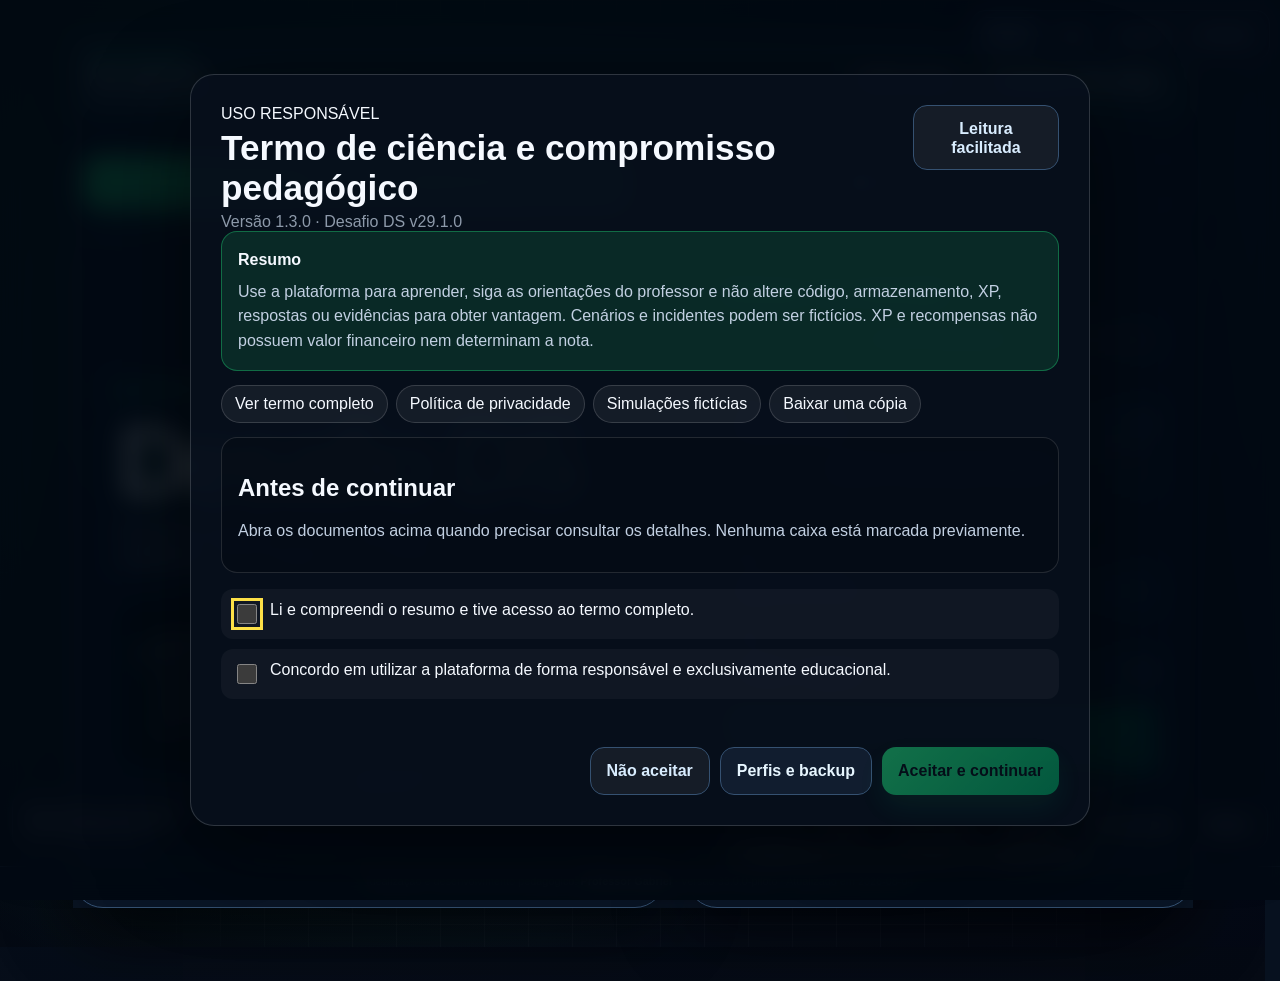
<file: desafio 33/index.html>
<!DOCTYPE html>
<html lang="pt-BR">
<head>
  <meta charset="UTF-8" />
  <meta name="viewport" content="width=device-width, initial-scale=1.0" />
  <meta http-equiv="Content-Security-Policy" content="default-src 'self'; script-src 'self'; script-src-attr 'none'; style-src 'self' 'unsafe-inline'; img-src 'self' data:; media-src 'self'; connect-src 'none'; font-src 'self'; frame-src 'self' data: blob:; worker-src 'self'; object-src 'none'; base-uri 'none'; form-action 'none'; frame-ancestors 'none';" />
  <meta name="referrer" content="no-referrer" />
  <title>Desafio DS — Segurança, Diagnóstico e Modo Guiado</title>
  <meta name="theme-color" content="#07111f" />
  <meta name="description" content="Desafio gamificado e Modo Guiado com aulas piloto v33 organizadas por turma e disciplina." />
  <link rel="stylesheet" href="css/style.css?v=33.0" />
  <link rel="manifest" href="manifest.webmanifest" />
</head>
<body class="class-ds1">
  <nav class="theme-dock" aria-label="Aparência e acessibilidade">
    <button class="theme-btn" type="button" data-theme="dark" aria-pressed="false" title="Usar tema escuro">Escuro</button>
    <button class="theme-btn" type="button" data-theme="light" aria-pressed="false" title="Usar tema claro">Claro</button>
    <button class="theme-btn" type="button" data-theme="system" aria-pressed="false" title="Seguir tema do aparelho">Aparelho</button>
    <button id="contrastToggle" class="theme-btn" type="button" aria-pressed="false" title="Ativar contraste elevado">Contraste</button>
  </nav>
  <main id="startScreen" class="screen screen-start active">
    <div class="start-bg" aria-hidden="true"></div>
    <section class="start-card">
      <div class="experience-switch" role="tablist" aria-label="Escolha o modo de uso">
        <button id="experienceChallengeBtn" class="experience-tab active" type="button" role="tab" aria-selected="true">🎮 Desafio DS</button>
        <button id="experienceGuidedBtn" class="experience-tab" type="button" role="tab" aria-selected="false">🧭 Modo Guiado</button>
      </div>
      <div class="start-left">
        <div class="terminal-label"><span class="pulse-dot"></span> SISTEMA DE MISSÃO</div>
        <h1>Desafio DS</h1>
        <p class="start-subtitle">Responda perguntas, conclua laboratórios e descubra quais habilidades de tecnologia você já domina.</p>
        <div class="mini-terminal" aria-label="Resumo da missão">
          <p><span>&gt;</span> escolha o modo e solicite uma autorização EduAuth temporária</p>
          <p><span>&gt;</span> acertos rápidos carregam power-up</p>
          <p><span>&gt;</span> laboratórios concluídos dão bônus</p>
          <p><span>&gt;</span> ao final, envie o comprovante no Classroom</p>
        </div>
      </div>
      <form id="startForm" class="start-form" autocomplete="off">
        <h2>Entrar na missão</h2>
        <div id="modeBadge" class="mode-badge locked">Modo bloqueado</div>
        <label for="modeSelect">Modo solicitado</label>
        <select id="modeSelect" name="modeSelect"><option value="desafio">Modo Desafio</option><option value="prova">Modo Prova</option><option value="professor">Auditoria do professor</option></select>
        <input id="modePassword" name="modePassword" type="hidden" />
        <button id="unlockModeBtn" class="btn secondary full" type="button">Solicitar autorização EduAuth</button>
        <p id="modeUnlockStatus" class="mode-status">A autorização é temporária e vinculada ao modo, turma e horário.</p>
        <div id="moduleSelectWrap" class="module-select-wrap hidden">
          <label for="moduleSelect">Módulo da missão</label>
          <select id="moduleSelect" name="moduleSelect">
            <option value="__all__">Desafio geral — todas as áreas</option>
          </select>
          <p class="module-help">Você pode jogar o diagnóstico geral ou focar em uma área específica.</p>
        </div>
        <fieldset id="playStyleWrap" class="play-style-wrap hidden">
          <legend>Como você quer realizar?</legend>
          <label class="play-style-card selected" data-style-card="competitivo">
            <input type="radio" name="playStyle" value="competitivo" checked />
            <span class="play-style-icon">🏆</span>
            <span><strong>Competitivo</strong><small>5 vidas, tempo, XP, combo, cartas e ranking. Ao perder, você pode migrar para o diagnóstico completo.</small></span>
          </label>
          <label class="play-style-card" data-style-card="diagnostico">
            <input type="radio" name="playStyle" value="diagnostico" />
            <span class="play-style-icon">🧭</span>
            <span><strong>Diagnóstico completo</strong><small>Sem eliminação por tempo ou vidas. O foco é concluir todas as áreas e receber um relatório pedagógico, sem XP competitivo.</small></span>
          </label>
        </fieldset>
        <label for="playerName">Nome do jogador</label>
        <input id="playerName" name="playerName" required maxlength="80" placeholder="Digite seu nome" />
        <label for="playerClass">Turma</label>
        <select id="playerClass" name="playerClass" required>
          <option value="1DS">1º DS — Manhã</option>
          <option value="2DS">2º DS — Manhã</option>
          <option value="3DS">3º DS — Manhã</option>
          <option value="2DS Noite">2º DS — Noite</option>
        </select>
        <div class="class-color-preview" aria-hidden="true"></div>
        <button id="startBtn" class="btn primary full" type="submit" disabled>Iniciar Missão</button>
        <p class="start-note">Conteúdo educacional autoral. A tentativa usa uma identificação visual discreta e registra apenas eventos necessários à atividade.</p>
        <details class="assessment-brief"><summary>Como funciona a avaliação e o diagnóstico?</summary><p>A leitura considera respostas, dificuldade, evidências e cobertura das áreas. XP, vidas, cartas e recompensas pertencem somente à gamificação e não determinam a nota. Resultados com amostra insuficiente não recebem nível, cargo ou indicação profissional.</p></details>
        <section id="teacherPanel" class="teacher-panel hidden" aria-live="polite"></section>
      </form>

      <form id="guidedStartForm" class="start-form guided-start-form hidden" autocomplete="off">
        <div class="guided-kicker">MODO GUIADO</div>
        <h2>Entrar nas aulas</h2>
        <p class="guided-entry-help">Informe seu nome, selecione a turma e a disciplina. As aulas aparecem na sequência, mas cada uma exige o código curto fornecido pelo professor.</p>
        <label for="guidedPlayerName">Nome do estudante</label>
        <input id="guidedPlayerName" required maxlength="80" placeholder="Digite seu nome completo" />
        <label for="guidedPlayerClass">Turma</label>
        <select id="guidedPlayerClass" required>
          <option value="1DS">1º DS — Manhã — A</option>
          <option value="2DS">2º DS — Manhã — A</option>
          <option value="3DS">3º DS — Manhã — C</option>
          <option value="2DS Noite">Técnico Subsequente — 2º Semestre — Noite — A</option>
        </select>
        <label for="guidedDiscipline">Disciplina</label>
        <select id="guidedDiscipline" required></select>

        <details class="guided-support-details">
          <summary>Recursos de acessibilidade e apoio (opcional)</summary>
          <label class="guided-check"><input id="guidedSupportEnabled" type="checkbox" /> Ativar recursos de apoio nesta sessão</label>
          <div id="guidedSupportOptions" class="guided-support-options hidden">
            <p>Selecione o que ajuda você a aprender melhor:</p>
            <label class="guided-check"><input type="checkbox" name="guidedSupport" value="focus" /> Uma etapa por vez e menos distrações</label>
            <label class="guided-check"><input type="checkbox" name="guidedSupport" value="reading" /> Textos menores, exemplos e glossário</label>
            <label class="guided-check"><input type="checkbox" name="guidedSupport" value="vision" /> Fonte maior e contraste reforçado</label>
            <label class="guided-check"><input type="checkbox" name="guidedSupport" value="pace" /> Mais dicas e explicações passo a passo</label>
            <label class="guided-check"><input type="checkbox" name="guidedSupport" value="advanced" /> Desafios de aprofundamento</label>
            <label for="guidedSupportTeacher">Professor de apoio (quando houver)</label>
            <input id="guidedSupportTeacher" maxlength="80" placeholder="Nome do professor de apoio" />
            <label for="guidedSupportNote">Observação de apoio (opcional)</label>
            <textarea id="guidedSupportNote" maxlength="240" placeholder="Ex.: preciso de instruções mais curtas ou de mais tempo para leitura."></textarea>
          </div>
        </details>
        <button id="guidedEnterBtn" class="btn primary full" type="submit">Ver aulas disponíveis</button>
        <p class="start-note">Use um perfil local protegido para continuar depois, exportar backup, trocar de usuário ou apagar somente seus próprios dados. Não informe diagnósticos ou dados de saúde desnecessários.</p>
      </form>
    </section>
  </main>

  <main id="gameScreen" class="screen screen-game" aria-live="polite">
    <header class="hud">
      <div class="hud-brand">
        <div class="brand-mark"><span>DS</span></div>
        <div>
          <strong>Desafio DS</strong>
          <span id="playerHud">Jogador</span>
          <small id="modeHud" class="mode-hud">Modo</small>
        </div>
        <button id="switchExperienceBtn" class="btn ghost hud-switch-btn" type="button" title="Voltar ao início e escolher outro modo">Trocar modo</button>
      </div>
      <div class="hud-score">
        <span id="scoreHudLabel">Pontuação XP</span>
        <strong id="scoreHud">0</strong>
        <div class="score-bar"><i id="scoreBar"></i></div>
      </div>
      <div class="hud-status">
        <div class="hud-pill"><span>Vidas</span><b id="livesHud" class="hearts">♥ ♥ ♥ ♥ ♥</b></div>
        <div class="hud-pill"><span>Dicas</span><b id="hintsHud">5</b></div>
        <div class="hud-pill"><span>Pulos</span><b id="skipsHud">0/5</b></div>
        <div class="hud-pill"><span>Combo</span><b id="comboHud">0x</b></div>
      </div>
      <div class="hud-power">
        <div class="power-head"><span>Power-up</span><div class="power-actions"><button id="xpLedgerBtn" class="btn tiny ghost" type="button">Extrato XP</button><button id="extraCardBtn" class="btn tiny secondary" type="button">Carta extra ×1</button><button id="activatePowerBtn" class="btn tiny" disabled>Ativar</button></div></div>
        <div class="power-bar"><i id="powerBar"></i></div>
        <small id="powerStatus">Carregando...</small>
      </div>
    </header>

    <section class="mission-grid">
      <article class="mission-panel">
        <div class="question-head">
          <div>
            <div class="tags"><span id="areaTag" class="tag">Área</span><span id="typeTag" class="tag muted-tag">Tipo</span><span id="difficultyTag" class="tag difficulty-tag">Nível</span><span id="skillTag" class="tag skill-tag">Habilidade</span></div>
            <h2 id="questionTitle">Carregando missão...</h2>
            <p id="questionDesc"></p>
          </div>
          <div class="timer-box"><span id="timerLabel">Tempo recomendado</span><strong id="timerHud">00:00</strong></div>
        </div>
        <div id="questionBody" class="question-body"></div>
        <div id="feedback" class="feedback hidden"></div>
        <footer class="question-actions">
          <button id="hintBtn" class="btn secondary" type="button">Usar dica</button>
          <button id="reportBugBtn" class="btn ghost" type="button">Informar bug</button>
          <button id="skipLabBtn" class="btn ghost hidden" type="button">Pular</button>
          <button id="checkBtn" class="btn primary" type="button">Confirmar</button>
          <button id="nextBtn" class="btn primary hidden" type="button">Continuar</button>
        </footer>
      </article>

      <button id="sideToggle" class="side-toggle btn ghost" type="button" aria-expanded="false" aria-controls="sidePanel">Detalhes da missão</button>
      <aside id="sidePanel" class="side-panel" aria-label="Detalhes da missão">
        <section class="side-card">
          <h3>Progresso</h3>
          <div class="progress-line"><i id="missionProgress"></i></div>
          <p id="progressText">0/0 fases</p>
        </section>
        <section class="side-card log-card">
          <h3>Eventos</h3>
          <div id="eventLog" class="event-log"></div>
        </section>
        <section class="side-card">
          <h3>Área atual</h3>
          <p id="areaHint">A missão muda o visual conforme o assunto.</p>
        </section>
      </aside>
    </section>
    <div id="sessionWatermark" class="session-watermark" aria-hidden="true"></div>
  </main>

  <main id="resultScreen" class="screen screen-result">
    <section class="result-card">
      <div class="result-head">
        <div>
          <div class="terminal-label"><span class="pulse-dot"></span> RELATÓRIO FINAL</div>
          <h1 id="resultTitle">Missão finalizada</h1>
          <p id="resultMessage"></p>
        </div>
        <div class="final-score"><span>Pontuação</span><strong id="finalScore">0</strong></div>
      </div>
      <section id="resultModeNotice" class="result-mode-notice" aria-live="polite"></section>
      <div id="resultStats" class="result-stats"></div>
      <h2>Desempenho por área</h2>
      <div id="areaReport" class="area-report"></div>
      <section id="proficiencyOverview" class="proficiency-overview" aria-label="Síntese de proficiência"></section>
      <section id="competencyReport" class="competency-report" aria-label="Proficiência por trilha e tecnologia"></section>
      <section id="learningReport" class="learning-report" aria-label="Diagnóstico por dificuldade e habilidade"></section>
      <section id="achievementPanel" class="achievement-panel" aria-live="polite"></section>
      <section id="rewardGames" class="reward-games hidden" aria-live="polite"></section>
      <h2>Comprovante para entrega</h2>
      <p class="token-info">Copie o comprovante abaixo ou baixe o arquivo e envie na atividade do Classroom. Em um site estático, ele serve como registro da tentativa, não como assinatura antifraude.</p>
      <div class="result-scroll-reminder">⬇ Baixe o comprovante/resultado e anexe na atividade. Em telas menores, role até o final para ver todos os botões.</div>
      <textarea id="tokenBox" class="token-box" readonly></textarea>
      <pre id="tokenPrintBox" class="token-print-box" aria-hidden="true"></pre>
      <div class="result-actions">
        <button id="copyTokenBtn" class="btn primary" type="button">Copiar comprovante</button>
        <button id="downloadResultBtn" class="btn secondary" type="button">Baixar comprovante .TXT</button>
        <button id="printResultBtn" class="btn secondary" type="button">Baixar PDF resultado</button>
        <button id="openClassroomResultBtn" class="btn secondary" type="button">Abrir Classroom</button>
        <button id="restartBtn" class="btn ghost" type="button">Reiniciar diagnóstico</button>
        <button id="resultHubBtn" class="btn ghost" type="button">Escolher outro modo</button>
      </div>
      <section class="result-delivery-hub">
        <h2>Central de conclusão e entrega</h2>
        <p>Baixe o resultado, localize o arquivo e abra a atividade correta. A plataforma não confirma a entrega sem integração oficial com o Classroom.</p>
        <div class="guided-delivery-status"><span id="resultExportStatus">Resultado ainda não exportado</span><span id="resultClassroomStatus">Classroom ainda não aberto</span></div>
        <button id="resultDeliveryHelpBtn" class="btn ghost" type="button">Ver ajuda de entrega</button>
      </section>
    </section>
  </main>


  <main id="guidedCatalogScreen" class="screen guided-screen guided-catalog-screen" aria-live="polite">
    <header class="guided-topbar">
      <div class="guided-brand">
        <div class="brand-mark"><span>DS</span></div>
        <div><strong>Modo Guiado</strong><span id="guidedCatalogIdentity">Estudante</span></div>
      </div>
      <div class="guided-top-actions">
        <button id="guidedToChallengeBtn" class="btn secondary" type="button">Ir para Desafio DS</button>
        <button id="guidedTeacherPanelBtn" class="btn ghost" type="button">Auditoria / manutenção</button>
        <button id="guidedChangeProfileBtn" class="btn ghost" type="button">Perfis, turma e dados</button>
        <button id="guidedLockProfileBtn" class="btn ghost" type="button">Salvar, sair e bloquear</button>
      </div>
    </header>
    <section class="guided-catalog-shell">
      <div class="guided-catalog-head">
        <div>
          <span class="guided-kicker">TRILHA DA DISCIPLINA</span>
          <h1 id="guidedCatalogTitle">Minhas aulas</h1>
          <p id="guidedCatalogDescription"></p>
        </div>
        <div class="guided-summary-card">
          <span>Progresso geral</span>
          <strong id="guidedOverallProgress">0%</strong>
          <div class="guided-progress-track"><i id="guidedOverallProgressBar"></i></div>
        </div>
      </div>
      <section class="guided-session-dashboard" aria-label="Resumo da trilha e da sessão">
        <div class="guided-session-dashboard-head">
          <div>
            <span class="guided-kicker">PAINEL DA TRILHA</span>
            <h2>Seu progresso, tempo e integrações</h2>
            <p>Veja o que já foi realizado, continue de onde parou e gere um relatório consolidado da disciplina.</p>
          </div>
          <div class="guided-session-dashboard-actions">
            <button id="guidedHowItWorksBtn" class="btn ghost" type="button">Como realizar as aulas</button>
            <button id="guidedSessionHtmlBtn" class="btn ghost" type="button">Baixar relatório HTML</button>
            <button id="guidedSessionJsonBtn" class="btn secondary" type="button">Baixar dados JSON</button>
            <button id="guidedSessionPdfBtn" class="btn primary" type="button">Gerar relatório PDF</button>
          </div>
        </div>
        <div class="guided-session-metrics">
          <article><span>Aulas concluídas</span><strong id="guidedSessionCompleted">0/0</strong><small>da disciplina selecionada</small></article>
          <article><span>Tempo ativo</span><strong id="guidedSessionActiveTotal">0 min</strong><small>somado em todas as aulas</small></article>
          <article><span>Comprovantes completos</span><strong id="guidedSessionEvidence">0/0</strong><small>completos / únicos registrados</small></article><article><span>Arquivos exportados</span><strong id="guidedSessionExports">0</strong><small>PDF, HTML e JSON gerados</small></article>
          <article><span>Horário escolar</span><strong id="guidedScheduleSummary">Consultando…</strong><small id="guidedScheduleDetail">America/Sao_Paulo</small></article>
        </div>
        <div class="guided-ecosystem-overview">
          <div><span class="guided-kicker">ECOSSISTEMA DE APRENDIZAGEM</span><h3>Por que estas plataformas aparecem nesta disciplina?</h3><p>Cada ferramenta é associada somente às aulas em que contribui para o objetivo, a prática ou o comprovante solicitado.</p></div>
          <div id="guidedEcosystemOverview" class="guided-ecosystem-overview-list"></div>
        </div>
      </section>
      <div id="guidedResumeBanner" class="guided-resume-banner hidden"></div>
      <div id="guidedLessonList" class="guided-lesson-list"></div>
    </section>
  </main>

  <main id="guidedLessonScreen" class="screen guided-screen guided-lesson-screen" aria-live="polite">
    <header class="guided-lesson-header">
      <div class="guided-lesson-nav"><button id="guidedBackToCatalogBtn" class="btn ghost" type="button">← Minhas aulas</button><button id="guidedLessonHubBtn" class="btn ghost" type="button">Trocar modo</button></div>
      <div class="guided-lesson-identity">
        <strong id="guidedLessonTitle">Aula</strong>
        <span id="guidedLessonMeta"></span>
      </div>
      <div class="guided-session-indicators">
        <span id="guidedActiveTime">Ativo 00:00</span>
        <span id="guidedStepIndicator">Etapa 1/10</span>
        <button id="guidedSupportMenuBtn" class="btn tiny" type="button">Apoio</button>
      </div>
    </header>
    <div class="guided-lesson-progress"><i id="guidedLessonProgressBar"></i></div>
    <section class="guided-lesson-layout">
      <article class="guided-content-card">
        <div id="guidedStepContent" class="guided-step-content"></div>
        <div id="guidedStepFeedback" class="guided-step-feedback hidden"></div>
        <footer class="guided-step-actions">
          <button id="guidedPrevStepBtn" class="btn ghost" type="button">Voltar</button>
          <button id="guidedExtraBtn" class="btn secondary" type="button">Explicação extra</button>
          <button id="guidedNextStepBtn" class="btn primary" type="button">Continuar</button>
        </footer>
      </article>
      <aside class="guided-side-panel">
        <section class="guided-side-card">
          <h3>Roteiro</h3>
          <ol id="guidedStepList" class="guided-step-list"></ol>
        </section>
        <section class="guided-side-card">
          <h3>Sessão</h3>
          <p id="guidedSessionStatus">Em andamento</p>
          <p id="guidedIdleCount">Ocorrências de inatividade: 0/4</p>
          <button id="guidedQuickSessionPdfBtn" class="btn tiny secondary full" type="button">Relatório da sessão</button>
        </section>
        <section class="guided-side-card">
          <h3>Ferramentas da aula</h3>
          <div id="guidedToolShortcuts" class="guided-tool-shortcuts"></div>
        </section>
      </aside>
    </section>
    <div id="guidedWatermark" class="session-watermark" aria-hidden="true"></div>
  </main>


  <div id="guidedExtraModal" class="modal-overlay hidden" role="dialog" aria-modal="true" aria-labelledby="guidedExtraTitle">
    <div class="modal-card guided-extra-modal-card">
      <div class="guided-extra-head">
        <div><span class="guided-kicker">ENTENDA DE OUTRO JEITO</span><h2 id="guidedExtraTitle">Explicações extras</h2></div>
        <button id="guidedExtraCloseBtn" class="btn ghost" type="button">Fechar</button>
      </div>
      <div id="guidedExtraOptions" class="guided-extra-options"></div>
      <div id="guidedExtraContent" class="guided-extra-content">Escolha uma opção para abrir somente a explicação desejada.</div>
    </div>
  </div>

  <div id="guidedTeacherModal" class="modal-overlay hidden" role="dialog" aria-modal="true" aria-labelledby="guidedTeacherTitle">
    <div class="modal-card guided-modal-card">
      <h2 id="guidedTeacherTitle">Auditoria do professor</h2>
      <p>Este acesso é exclusivo do professor e não interfere na realização normal da aula pelo aluno.</p>
      <label for="guidedTeacherName">Professor</label>
      <input id="guidedTeacherName" maxlength="80" placeholder="Identificação do professor" />
      <input id="guidedTeacherPassword" type="hidden" />
      <label for="guidedTeacherReason">Motivo</label>
      <select id="guidedTeacherReason">
        <option value="dominio">Domínio demonstrado</option>
        <option value="iniciada">Atividade iniciada anteriormente</option>
        <option value="tecnico">Problema técnico ou troca de equipamento</option>
        <option value="adaptacao">Adaptação ou necessidade educacional</option>
        <option value="evento">Evento ou organização escolar</option>
        <option value="grupo">Atividade realizada em grupo</option>
        <option value="plataforma">Erro da plataforma</option>
        <option value="outro">Outro motivo</option>
      </select>
      <label for="guidedTeacherNote">Observação</label>
      <textarea id="guidedTeacherNote" maxlength="400" placeholder="Descreva brevemente a autorização ou o objetivo do acesso."></textarea>
      <p id="guidedTeacherStatus" class="mode-status"></p>
      <div class="modal-actions">
        <button id="guidedTeacherCancelBtn" class="btn ghost" type="button">Cancelar</button>
        <button id="guidedTeacherConfirmBtn" class="btn primary" type="button">Confirmar ação</button>
      </div>
    </div>
  </div>

  <div id="guidedSupportDrawer" class="guided-support-drawer hidden" aria-live="polite">
    <div class="guided-support-drawer-head"><strong>Preferências de apoio</strong><button id="guidedSupportDrawerClose" class="btn tiny" type="button">Fechar</button></div>
    <label class="guided-check"><input id="guidedFontLarge" type="checkbox" /> Fonte ampliada</label>
    <label class="guided-check"><input id="guidedFocusMode" type="checkbox" /> Uma etapa por vez</label>
    <label class="guided-check"><input id="guidedReducedMotion" type="checkbox" /> Reduzir animações</label>
    <label class="guided-check"><input id="guidedDetailedDefault" type="checkbox" /> Priorizar explicações detalhadas</label>
  </div>

  <div id="guidedIdleOverlay" class="guided-idle-overlay hidden" role="alertdialog" aria-modal="true">
    <div class="guided-idle-card">
      <span class="guided-kicker">ATENÇÃO À SESSÃO</span>
      <h2 id="guidedIdleTitle">Você está entrando no modo ocioso</h2>
      <p id="guidedIdleMessage">Realize uma ação para continuar.</p>
      <button id="guidedIdleContinueBtn" class="btn primary" type="button">Continuar atividade</button>
    </div>
  </div>


  <div id="competitiveExitModal" class="modal-overlay hidden" role="dialog" aria-modal="true" aria-labelledby="competitiveExitTitle">
    <div class="modal-card competitive-exit-card">
      <span class="modal-kicker">MODO COMPETITIVO</span>
      <h2 id="competitiveExitTitle">Sua rodada competitiva terminou</h2>
      <p id="competitiveExitMessage">Você ficou sem vidas ou o tempo recomendado terminou.</p>
      <div class="competitive-choice-grid">
        <button id="continueDiagnosticBtn" class="competitive-choice continue" type="button"><strong>Continuar o diagnóstico</strong><span>Conclua todas as perguntas e receba o relatório pedagógico. XP, ranking e cargo competitivo serão desativados.</span></button>
        <button id="endCompetitiveBtn" class="competitive-choice restart" type="button"><strong>Encerrar competitivo</strong><span>Gere o relatório parcial desta tentativa e depois reinicie uma nova rodada.</span></button>
      </div>
    </div>
  </div>

  <div id="extraCardModal" class="modal-overlay hidden" role="dialog" aria-modal="true" aria-labelledby="extraCardTitle">
    <div class="modal-card extra-card-modal-card">
      <span class="modal-kicker">CARTA CORINGA</span>
      <h2 id="extraCardTitle">Escolha um benefício</h2>
      <p>Você possui uma carta extra por tentativa. Ela pode ser utilizada uma única vez.</p>
      <div class="extra-card-options">
        <button type="button" data-card-action="tempo"><strong>+60 segundos</strong><span>Amplia o tempo da pergunta atual.</span></button>
        <button type="button" data-card-action="escudo"><strong>Escudo</strong><span>Protege uma vida no próximo erro.</span></button>
        <button type="button" data-card-action="eliminar"><strong>Eliminar opções</strong><span>Remove até duas alternativas incorretas.</span></button>
      </div>
      <button id="extraCardCancelBtn" class="btn ghost full" type="button">Guardar para depois</button>
    </div>
  </div>

  <div id="bugModal" class="modal-overlay hidden" role="dialog" aria-modal="true" aria-labelledby="bugModalTitle">
    <div class="modal-card">
      <h2 id="bugModalTitle">Informar problema nesta fase</h2>
      <p>Descreva rapidamente o que aconteceu. O registro será anexado ao resultado final.</p>
      <label for="bugType">Tipo de problema</label>
      <select id="bugType" class="bug-type">
        <option value="erro_pergunta">Erro na pergunta ou gabarito</option>
        <option value="travamento">Jogo travou / não consigo continuar</option>
        <option value="botao">Botão não funcionou</option>
        <option value="laboratorio">Laboratório com problema</option>
        <option value="layout">Problema visual / tela cortada</option>
        <option value="outro">Outro problema</option>
      </select>
      <textarea id="bugText" class="bug-text" maxlength="600" placeholder="Ex.: a pergunta travou, não consegui mover o item, o botão não funcionou..."></textarea>
      <div class="modal-actions">
        <button id="cancelBugBtn" class="btn ghost" type="button">Cancelar</button>
        <button id="saveBugBtn" class="btn primary" type="button">Registrar bug</button>
        <button id="finishByBugBtn" class="btn danger" type="button">Encerrar por bug</button>
      </div>
    </div>
  </div>

  <div id="rescueModal" class="modal-overlay hidden" role="dialog" aria-modal="true" aria-labelledby="rescueModalTitle">
    <div class="modal-card rescue-card">
      <h2 id="rescueModalTitle">Solicite auxílio do professor</h2>
      <p>Foram detectados alertas de integridade no Modo Prova. O professor pode liberar a continuação com uma autorização individual EduAuth.</p>
      <label for="rescueTeacherName">Identificação do professor</label>
      <input id="rescueTeacherName" type="text" autocomplete="off" maxlength="80" placeholder="Nome ou identificação do professor" />
      <label for="rescueReason">Justificativa da liberação</label>
      <textarea id="rescueReason" class="bug-text rescue-reason" maxlength="500" placeholder="Explique por que a prova foi liberada. Ex.: erro de navegador, problema no teclado, troca de equipamento..."></textarea>
      <input id="rescuePassword" type="hidden" />
      <p id="rescueStatus" class="mode-status"></p>
      <div class="modal-actions">
        <button id="confirmRescueBtn" class="btn primary" type="button">Solicitar autorização EduAuth</button>
        <button id="forceFinishBtn" class="btn danger" type="button">Encerrar prova</button>
      </div>
    </div>
  </div>


  <div id="levelTransition" class="level-transition hidden" aria-live="polite" aria-atomic="true">
    <div class="level-transition-card">
      <span id="levelTransitionKicker">NOVA FASE</span>
      <strong id="levelTransitionTitle">Nível 2</strong>
      <p id="levelTransitionMessage">Os desafios agora exigem mais análise.</p>
      <div class="level-transition-bar"><i></i></div>
    </div>
  </div>

  <div id="securityOverlay" class="security-overlay hidden">
    <div>
      <strong>⚠ ALERTA DE INTEGRIDADE</strong>
      <p id="securityMessage">O evento foi registrado para conferência.</p>
      <span id="securityCount" class="security-count">1/4</span>
    </div>
  </div>

  <script src="js/eduauth/qrcode-browser.js?v=33.0"></script>
  <script src="js/eduauth/config.js?v=33.0"></script>
  <script src="js/eduauth/core.js?v=33.0"></script>
  <script src="js/sanitize.js?v=33.0"></script>
  <script src="js/profile-store.js?v=33.0"></script>
  <script src="js/permissions.js?v=33.0"></script>
  <script src="js/terms.js?v=33.0"></script>
  <script src="js/eduauth/ui.js?v=33.0"></script>
  <script src="js/schedule.js?v=33.0"></script>
  <script src="js/platform-shell.js?v=33.0"></script>
  <script src="js/classroom.js?v=33.0"></script>
  <script src="js/release-notice.js?v=33.0"></script>
  <script src="js/config.js?v=33.0"></script>
  <script src="js/random.js?v=33.0"></script>
  <script src="js/assessment.js?v=33.0"></script>
  <script src="js/proficiency.js?v=33.0"></script>
  <script src="js/bank-manifest.js?v=33.0"></script>
  <script src="js/questions.js?v=33.0"></script>
  <script src="js/crypto.js?v=33.0"></script>
  <script src="js/xp-ledger.js?v=33.0"></script>
  <script src="js/security.js?v=33.0"></script>
  <script src="js/labs.js?v=33.0"></script>
  <script src="js/app.js?v=33.0"></script>
  <script src="js/guided-data.js?v=33.0"></script>
  <script src="js/pilot-content-v33.js?v=33.0"></script>
  <script src="js/code-resources.js?v=33.0"></script>
  <script src="js/ecosystem.js?v=33.0"></script>
  <script src="js/code-center.js?v=33.0"></script>
  <script src="js/guided-session-report.js?v=33.0"></script>
  <script src="js/guided.js?v=33.0"></script>
  <script src="js/extras.js?v=33.0"></script>
  <script src="js/offline.js?v=33.0"></script>
  <div id="powerToast" class="power-toast hidden">POWER-UP DISPONÍVEL</div>
</body>
</html>
</file>
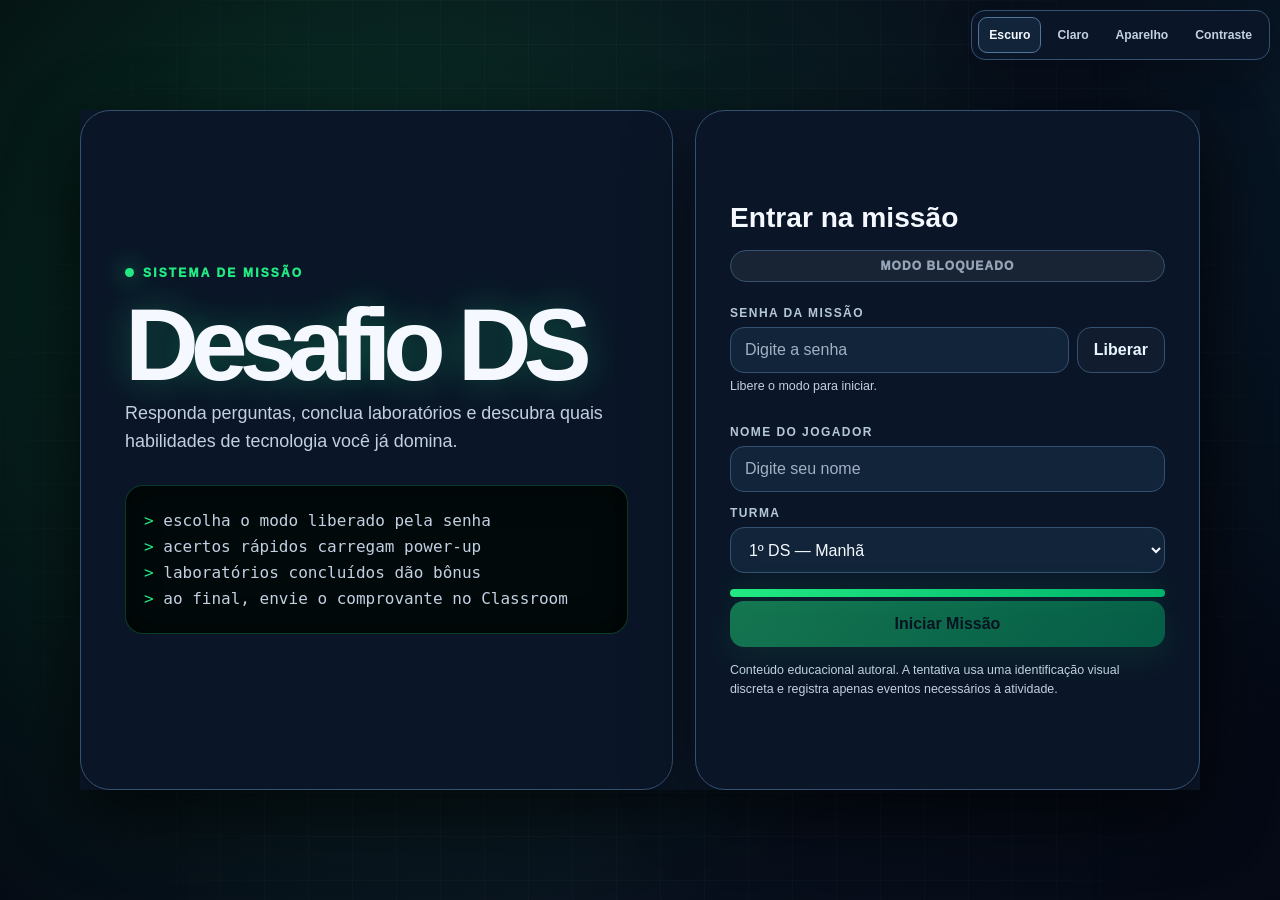
<file: desafio-ds-github-pages-v18.1-final/index.html>
<!DOCTYPE html>
<html lang="pt-BR">
<head>
  <meta charset="UTF-8" />
  <meta name="viewport" content="width=device-width, initial-scale=1.0" />
  <meta http-equiv="Content-Security-Policy" content="default-src 'self'; script-src 'self'; script-src-attr 'none'; style-src 'self' 'unsafe-inline'; img-src 'self' data:; media-src 'self'; connect-src 'none'; font-src 'self'; frame-src 'self' data: blob:; worker-src 'none'; object-src 'none'; base-uri 'none'; form-action 'none'; frame-ancestors 'none';" />
  <meta name="referrer" content="no-referrer" />
  <title>Desafio DS</title>
  <meta name="theme-color" content="#07111f" />
  <meta name="description" content="Diagnóstico gamificado de Desenvolvimento de Sistemas." />
  <link rel="stylesheet" href="css/style.css?v=18.1" />
</head>
<body class="class-ds1">
  <nav class="theme-dock" aria-label="Aparência e acessibilidade">
    <button class="theme-btn" type="button" data-theme="dark" aria-pressed="false" title="Usar tema escuro">Escuro</button>
    <button class="theme-btn" type="button" data-theme="light" aria-pressed="false" title="Usar tema claro">Claro</button>
    <button class="theme-btn" type="button" data-theme="system" aria-pressed="false" title="Seguir tema do aparelho">Aparelho</button>
    <button id="contrastToggle" class="theme-btn" type="button" aria-pressed="false" title="Ativar contraste elevado">Contraste</button>
  </nav>
  <main id="startScreen" class="screen screen-start active">
    <div class="start-bg" aria-hidden="true"></div>
    <section class="start-card">
      <div class="start-left">
        <div class="terminal-label"><span class="pulse-dot"></span> SISTEMA DE MISSÃO</div>
        <h1>Desafio DS</h1>
        <p class="start-subtitle">Responda perguntas, conclua laboratórios e descubra quais habilidades de tecnologia você já domina.</p>
        <div class="mini-terminal" aria-label="Resumo da missão">
          <p><span>&gt;</span> escolha o modo liberado pela senha</p>
          <p><span>&gt;</span> acertos rápidos carregam power-up</p>
          <p><span>&gt;</span> laboratórios concluídos dão bônus</p>
          <p><span>&gt;</span> ao final, envie o comprovante no Classroom</p>
        </div>
      </div>
      <form id="startForm" class="start-form" autocomplete="off">
        <h2>Entrar na missão</h2>
        <div id="modeBadge" class="mode-badge locked">Modo bloqueado</div>
        <label for="modePassword">Senha da missão</label>
        <div class="mode-unlock-row"><input id="modePassword" name="modePassword" type="password" placeholder="Digite a senha" autocomplete="off" /><button id="unlockModeBtn" class="btn secondary" type="button">Liberar</button></div>
        <p id="modeUnlockStatus" class="mode-status">Libere o modo para iniciar.</p>
        <div id="moduleSelectWrap" class="module-select-wrap hidden">
          <label for="moduleSelect">Módulo da missão</label>
          <select id="moduleSelect" name="moduleSelect">
            <option value="__all__">Desafio geral — todas as áreas</option>
          </select>
          <p class="module-help">Você pode jogar o diagnóstico geral ou focar em uma área específica.</p>
        </div>
        <label for="playerName">Nome do jogador</label>
        <input id="playerName" name="playerName" required maxlength="80" placeholder="Digite seu nome" />
        <label for="playerClass">Turma</label>
        <select id="playerClass" name="playerClass" required>
          <option value="1DS">1º DS — Manhã</option>
          <option value="2DS">2º DS — Manhã</option>
          <option value="3DS">3º DS — Manhã</option>
          <option value="2DS Noite">2º DS — Noite</option>
        </select>
        <div class="class-color-preview" aria-hidden="true"></div>
        <button id="startBtn" class="btn primary full" type="submit" disabled>Iniciar Missão</button>
        <p class="start-note">Conteúdo educacional autoral. A tentativa usa uma identificação visual discreta e registra apenas eventos necessários à atividade.</p>
        <section id="teacherPanel" class="teacher-panel hidden" aria-live="polite"></section>
      </form>
    </section>
  </main>

  <main id="gameScreen" class="screen screen-game" aria-live="polite">
    <header class="hud">
      <div class="hud-brand">
        <div class="brand-mark"><span>DS</span></div>
        <div>
          <strong>Desafio DS</strong>
          <span id="playerHud">Jogador</span>
          <small id="modeHud" class="mode-hud">Modo</small>
        </div>
      </div>
      <div class="hud-score">
        <span>Pontuação</span>
        <strong id="scoreHud">0</strong>
        <div class="score-bar"><i id="scoreBar"></i></div>
      </div>
      <div class="hud-status">
        <div class="hud-pill"><span>Vidas</span><b id="livesHud" class="hearts">♥ ♥ ♥</b></div>
        <div class="hud-pill"><span>Dicas</span><b id="hintsHud">10</b></div>
        <div class="hud-pill"><span>Combo</span><b id="comboHud">0x</b></div>
      </div>
      <div class="hud-power">
        <div class="power-head"><span>Power-up</span><button id="activatePowerBtn" class="btn tiny" disabled>Ativar</button></div>
        <div class="power-bar"><i id="powerBar"></i></div>
        <small id="powerStatus">Carregando...</small>
      </div>
    </header>

    <section class="mission-grid">
      <article class="mission-panel">
        <div class="question-head">
          <div>
            <div class="tags"><span id="areaTag" class="tag">Área</span><span id="typeTag" class="tag muted-tag">Tipo</span><span id="difficultyTag" class="tag difficulty-tag">Nível</span><span id="skillTag" class="tag skill-tag">Habilidade</span></div>
            <h2 id="questionTitle">Carregando missão...</h2>
            <p id="questionDesc"></p>
          </div>
          <div class="timer-box"><span>Tempo</span><strong id="timerHud">00:00</strong></div>
        </div>
        <div id="questionBody" class="question-body"></div>
        <div id="feedback" class="feedback hidden"></div>
        <footer class="question-actions">
          <button id="hintBtn" class="btn secondary" type="button">Usar dica</button>
          <button id="reportBugBtn" class="btn ghost" type="button">Informar bug</button>
          <button id="skipLabBtn" class="btn ghost hidden" type="button">Pular</button>
          <button id="checkBtn" class="btn primary" type="button">Confirmar</button>
          <button id="nextBtn" class="btn primary hidden" type="button">Continuar</button>
        </footer>
      </article>

      <button id="sideToggle" class="side-toggle btn ghost" type="button" aria-expanded="false" aria-controls="sidePanel">Detalhes da missão</button>
      <aside id="sidePanel" class="side-panel" aria-label="Detalhes da missão">
        <section class="side-card">
          <h3>Progresso</h3>
          <div class="progress-line"><i id="missionProgress"></i></div>
          <p id="progressText">0/0 fases</p>
        </section>
        <section class="side-card log-card">
          <h3>Eventos</h3>
          <div id="eventLog" class="event-log"></div>
        </section>
        <section class="side-card">
          <h3>Área atual</h3>
          <p id="areaHint">A missão muda o visual conforme o assunto.</p>
        </section>
      </aside>
    </section>
    <div id="sessionWatermark" class="session-watermark" aria-hidden="true"></div>
  </main>

  <main id="resultScreen" class="screen screen-result">
    <section class="result-card">
      <div class="result-head">
        <div>
          <div class="terminal-label"><span class="pulse-dot"></span> RELATÓRIO FINAL</div>
          <h1 id="resultTitle">Missão finalizada</h1>
          <p id="resultMessage"></p>
        </div>
        <div class="final-score"><span>Pontuação</span><strong id="finalScore">0</strong></div>
      </div>
      <div id="resultStats" class="result-stats"></div>
      <h2>Desempenho por área</h2>
      <div id="areaReport" class="area-report"></div>
      <section id="proficiencyOverview" class="proficiency-overview" aria-label="Síntese de proficiência"></section>
      <section id="competencyReport" class="competency-report" aria-label="Proficiência por trilha e tecnologia"></section>
      <section id="learningReport" class="learning-report" aria-label="Diagnóstico por dificuldade e habilidade"></section>
      <section id="achievementPanel" class="achievement-panel" aria-live="polite"></section>
      <section id="rewardGames" class="reward-games hidden" aria-live="polite"></section>
      <h2>Comprovante para entrega</h2>
      <p class="token-info">Copie o comprovante abaixo ou baixe o arquivo e envie na atividade do Classroom. Em um site estático, ele serve como registro da tentativa, não como assinatura antifraude.</p>
      <div class="result-scroll-reminder">⬇ Baixe o comprovante/resultado e anexe na atividade. Em telas menores, role até o final para ver todos os botões.</div>
      <textarea id="tokenBox" class="token-box" readonly></textarea>
      <pre id="tokenPrintBox" class="token-print-box" aria-hidden="true"></pre>
      <div class="result-actions">
        <button id="copyTokenBtn" class="btn primary" type="button">Copiar comprovante</button>
        <button id="downloadResultBtn" class="btn secondary" type="button">Baixar comprovante .TXT</button>
        <button id="printResultBtn" class="btn secondary" type="button">Baixar PDF resultado</button>
        <button id="restartBtn" class="btn ghost" type="button">Reiniciar</button>
      </div>
    </section>
  </main>


  <div id="bugModal" class="modal-overlay hidden" role="dialog" aria-modal="true" aria-labelledby="bugModalTitle">
    <div class="modal-card">
      <h2 id="bugModalTitle">Informar problema nesta fase</h2>
      <p>Descreva rapidamente o que aconteceu. O registro será anexado ao resultado final.</p>
      <label for="bugType">Tipo de problema</label>
      <select id="bugType" class="bug-type">
        <option value="erro_pergunta">Erro na pergunta ou gabarito</option>
        <option value="travamento">Jogo travou / não consigo continuar</option>
        <option value="botao">Botão não funcionou</option>
        <option value="laboratorio">Laboratório com problema</option>
        <option value="layout">Problema visual / tela cortada</option>
        <option value="outro">Outro problema</option>
      </select>
      <textarea id="bugText" class="bug-text" maxlength="600" placeholder="Ex.: a pergunta travou, não consegui mover o item, o botão não funcionou..."></textarea>
      <div class="modal-actions">
        <button id="cancelBugBtn" class="btn ghost" type="button">Cancelar</button>
        <button id="saveBugBtn" class="btn primary" type="button">Registrar bug</button>
        <button id="finishByBugBtn" class="btn danger" type="button">Encerrar por bug</button>
      </div>
    </div>
  </div>

  <div id="rescueModal" class="modal-overlay hidden" role="dialog" aria-modal="true" aria-labelledby="rescueModalTitle">
    <div class="modal-card rescue-card">
      <h2 id="rescueModalTitle">Solicite auxílio do professor</h2>
      <p>Foram detectados alertas de integridade no Modo Prova. O professor pode liberar a continuação com a senha de recuperação.</p>
      <label for="rescueTeacherName">Identificação do professor</label>
      <input id="rescueTeacherName" type="text" autocomplete="off" maxlength="80" placeholder="Nome ou identificação do professor" />
      <label for="rescueReason">Justificativa da liberação</label>
      <textarea id="rescueReason" class="bug-text rescue-reason" maxlength="500" placeholder="Explique por que a prova foi liberada. Ex.: erro de navegador, problema no teclado, troca de equipamento..."></textarea>
      <label for="rescuePassword">Senha de recuperação</label>
      <input id="rescuePassword" type="password" autocomplete="off" placeholder="Senha de recuperação" />
      <p id="rescueStatus" class="mode-status"></p>
      <div class="modal-actions">
        <button id="confirmRescueBtn" class="btn primary" type="button">Liberar prova</button>
        <button id="forceFinishBtn" class="btn danger" type="button">Encerrar prova</button>
      </div>
    </div>
  </div>


  <div id="levelTransition" class="level-transition hidden" aria-live="polite" aria-atomic="true">
    <div class="level-transition-card">
      <span id="levelTransitionKicker">NOVA FASE</span>
      <strong id="levelTransitionTitle">Nível 2</strong>
      <p id="levelTransitionMessage">Os desafios agora exigem mais análise.</p>
      <div class="level-transition-bar"><i></i></div>
    </div>
  </div>

  <div id="securityOverlay" class="security-overlay hidden">
    <div>
      <strong>⚠ ALERTA DE INTEGRIDADE</strong>
      <p id="securityMessage">O evento foi registrado para conferência.</p>
      <span id="securityCount" class="security-count">1/4</span>
    </div>
  </div>

  <script src="js/config.js?v=18.1"></script>
  <script src="js/random.js?v=18.1"></script>
  <script src="js/sanitize.js?v=18.1"></script>
  <script src="js/assessment.js?v=18.1"></script>
  <script src="js/proficiency.js?v=18.1"></script>
  <script src="js/bank-manifest.js?v=18.1"></script>
  <script src="js/questions.js?v=18.1"></script>
  <script src="js/crypto.js?v=18.1"></script>
  <script src="js/security.js?v=18.1"></script>
  <script src="js/labs.js?v=18.1"></script>
  <script src="js/app.js?v=18.1"></script>
  <script src="js/extras.js?v=18.1"></script>
  <div id="powerToast" class="power-toast hidden">POWER-UP DISPONÍVEL</div>
</body>
</html>
</file>
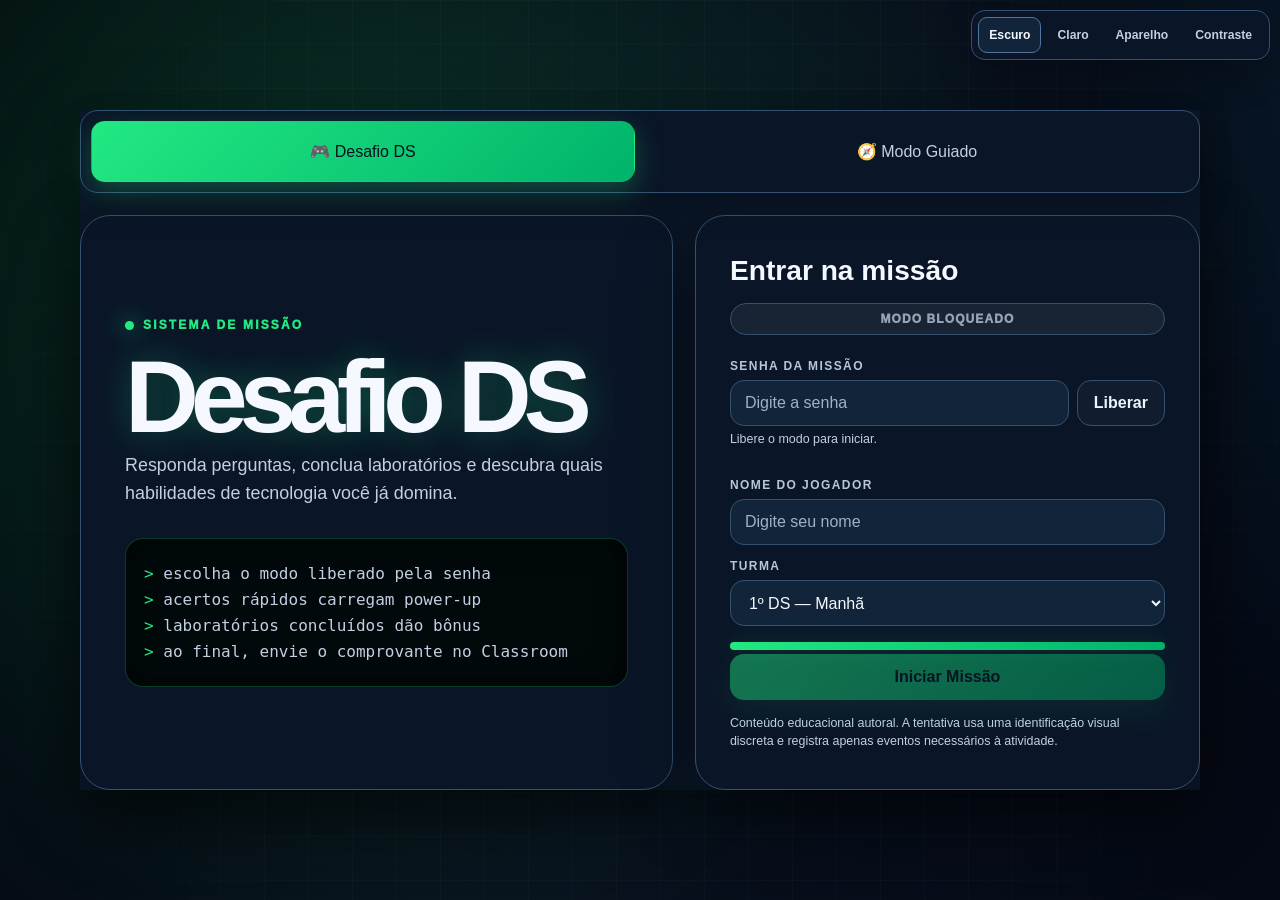
<file: desafio-ds-v19.0-publicar-github/index.html>
<!DOCTYPE html>
<html lang="pt-BR">
<head>
  <meta charset="UTF-8" />
  <meta name="viewport" content="width=device-width, initial-scale=1.0" />
  <meta http-equiv="Content-Security-Policy" content="default-src 'self'; script-src 'self'; script-src-attr 'none'; style-src 'self' 'unsafe-inline'; img-src 'self' data:; media-src 'self'; connect-src 'none'; font-src 'self'; frame-src 'self' data: blob:; worker-src 'none'; object-src 'none'; base-uri 'none'; form-action 'none'; frame-ancestors 'none';" />
  <meta name="referrer" content="no-referrer" />
  <title>Desafio DS — Desafio e Modo Guiado</title>
  <meta name="theme-color" content="#07111f" />
  <meta name="description" content="Desafio gamificado e Modo Guiado para aulas de Desenvolvimento de Sistemas." />
  <link rel="stylesheet" href="css/style.css?v=19.0" />
</head>
<body class="class-ds1">
  <nav class="theme-dock" aria-label="Aparência e acessibilidade">
    <button class="theme-btn" type="button" data-theme="dark" aria-pressed="false" title="Usar tema escuro">Escuro</button>
    <button class="theme-btn" type="button" data-theme="light" aria-pressed="false" title="Usar tema claro">Claro</button>
    <button class="theme-btn" type="button" data-theme="system" aria-pressed="false" title="Seguir tema do aparelho">Aparelho</button>
    <button id="contrastToggle" class="theme-btn" type="button" aria-pressed="false" title="Ativar contraste elevado">Contraste</button>
  </nav>
  <main id="startScreen" class="screen screen-start active">
    <div class="start-bg" aria-hidden="true"></div>
    <section class="start-card">
      <div class="experience-switch" role="tablist" aria-label="Escolha o modo de uso">
        <button id="experienceChallengeBtn" class="experience-tab active" type="button" role="tab" aria-selected="true">🎮 Desafio DS</button>
        <button id="experienceGuidedBtn" class="experience-tab" type="button" role="tab" aria-selected="false">🧭 Modo Guiado</button>
      </div>
      <div class="start-left">
        <div class="terminal-label"><span class="pulse-dot"></span> SISTEMA DE MISSÃO</div>
        <h1>Desafio DS</h1>
        <p class="start-subtitle">Responda perguntas, conclua laboratórios e descubra quais habilidades de tecnologia você já domina.</p>
        <div class="mini-terminal" aria-label="Resumo da missão">
          <p><span>&gt;</span> escolha o modo liberado pela senha</p>
          <p><span>&gt;</span> acertos rápidos carregam power-up</p>
          <p><span>&gt;</span> laboratórios concluídos dão bônus</p>
          <p><span>&gt;</span> ao final, envie o comprovante no Classroom</p>
        </div>
      </div>
      <form id="startForm" class="start-form" autocomplete="off">
        <h2>Entrar na missão</h2>
        <div id="modeBadge" class="mode-badge locked">Modo bloqueado</div>
        <label for="modePassword">Senha da missão</label>
        <div class="mode-unlock-row"><input id="modePassword" name="modePassword" type="password" placeholder="Digite a senha" autocomplete="off" /><button id="unlockModeBtn" class="btn secondary" type="button">Liberar</button></div>
        <p id="modeUnlockStatus" class="mode-status">Libere o modo para iniciar.</p>
        <div id="moduleSelectWrap" class="module-select-wrap hidden">
          <label for="moduleSelect">Módulo da missão</label>
          <select id="moduleSelect" name="moduleSelect">
            <option value="__all__">Desafio geral — todas as áreas</option>
          </select>
          <p class="module-help">Você pode jogar o diagnóstico geral ou focar em uma área específica.</p>
        </div>
        <label for="playerName">Nome do jogador</label>
        <input id="playerName" name="playerName" required maxlength="80" placeholder="Digite seu nome" />
        <label for="playerClass">Turma</label>
        <select id="playerClass" name="playerClass" required>
          <option value="1DS">1º DS — Manhã</option>
          <option value="2DS">2º DS — Manhã</option>
          <option value="3DS">3º DS — Manhã</option>
          <option value="2DS Noite">2º DS — Noite</option>
        </select>
        <div class="class-color-preview" aria-hidden="true"></div>
        <button id="startBtn" class="btn primary full" type="submit" disabled>Iniciar Missão</button>
        <p class="start-note">Conteúdo educacional autoral. A tentativa usa uma identificação visual discreta e registra apenas eventos necessários à atividade.</p>
        <section id="teacherPanel" class="teacher-panel hidden" aria-live="polite"></section>
      </form>

      <form id="guidedStartForm" class="start-form guided-start-form hidden" autocomplete="off">
        <div class="guided-kicker">MODO GUIADO</div>
        <h2>Entrar nas aulas</h2>
        <p class="guided-entry-help">Informe seu nome, selecione a turma e a disciplina. As aulas aparecem na sequência, mas cada uma exige o código curto fornecido pelo professor.</p>
        <label for="guidedPlayerName">Nome do estudante</label>
        <input id="guidedPlayerName" required maxlength="80" placeholder="Digite seu nome completo" />
        <label for="guidedPlayerClass">Turma</label>
        <select id="guidedPlayerClass" required>
          <option value="1DS">1º DS — Manhã — A</option>
          <option value="2DS">2º DS — Manhã — A</option>
          <option value="3DS">3º DS — Manhã — C</option>
          <option value="2DS Noite">2º Semestre — Noite — A</option>
        </select>
        <label for="guidedDiscipline">Disciplina</label>
        <select id="guidedDiscipline" required></select>

        <details class="guided-support-details">
          <summary>Recursos de acessibilidade e apoio (opcional)</summary>
          <label class="guided-check"><input id="guidedSupportEnabled" type="checkbox" /> Ativar recursos de apoio nesta sessão</label>
          <div id="guidedSupportOptions" class="guided-support-options hidden">
            <p>Selecione o que ajuda você a aprender melhor:</p>
            <label class="guided-check"><input type="checkbox" name="guidedSupport" value="focus" /> Uma etapa por vez e menos distrações</label>
            <label class="guided-check"><input type="checkbox" name="guidedSupport" value="reading" /> Textos menores, exemplos e glossário</label>
            <label class="guided-check"><input type="checkbox" name="guidedSupport" value="vision" /> Fonte maior e contraste reforçado</label>
            <label class="guided-check"><input type="checkbox" name="guidedSupport" value="pace" /> Mais dicas e explicações passo a passo</label>
            <label class="guided-check"><input type="checkbox" name="guidedSupport" value="advanced" /> Desafios de aprofundamento</label>
            <label for="guidedSupportTeacher">Professor de apoio (quando houver)</label>
            <input id="guidedSupportTeacher" maxlength="80" placeholder="Nome do professor de apoio" />
            <label for="guidedSupportNote">Observação de apoio (opcional)</label>
            <textarea id="guidedSupportNote" maxlength="240" placeholder="Ex.: preciso de instruções mais curtas ou de mais tempo para leitura."></textarea>
          </div>
        </details>
        <button id="guidedEnterBtn" class="btn primary full" type="submit">Ver aulas disponíveis</button>
        <p class="start-note">Seu progresso e suas preferências ficam salvos neste navegador. Não informe diagnósticos ou dados de saúde desnecessários.</p>
      </form>
    </section>
  </main>

  <main id="gameScreen" class="screen screen-game" aria-live="polite">
    <header class="hud">
      <div class="hud-brand">
        <div class="brand-mark"><span>DS</span></div>
        <div>
          <strong>Desafio DS</strong>
          <span id="playerHud">Jogador</span>
          <small id="modeHud" class="mode-hud">Modo</small>
        </div>
      </div>
      <div class="hud-score">
        <span>Pontuação</span>
        <strong id="scoreHud">0</strong>
        <div class="score-bar"><i id="scoreBar"></i></div>
      </div>
      <div class="hud-status">
        <div class="hud-pill"><span>Vidas</span><b id="livesHud" class="hearts">♥ ♥ ♥</b></div>
        <div class="hud-pill"><span>Dicas</span><b id="hintsHud">10</b></div>
        <div class="hud-pill"><span>Combo</span><b id="comboHud">0x</b></div>
      </div>
      <div class="hud-power">
        <div class="power-head"><span>Power-up</span><button id="activatePowerBtn" class="btn tiny" disabled>Ativar</button></div>
        <div class="power-bar"><i id="powerBar"></i></div>
        <small id="powerStatus">Carregando...</small>
      </div>
    </header>

    <section class="mission-grid">
      <article class="mission-panel">
        <div class="question-head">
          <div>
            <div class="tags"><span id="areaTag" class="tag">Área</span><span id="typeTag" class="tag muted-tag">Tipo</span><span id="difficultyTag" class="tag difficulty-tag">Nível</span><span id="skillTag" class="tag skill-tag">Habilidade</span></div>
            <h2 id="questionTitle">Carregando missão...</h2>
            <p id="questionDesc"></p>
          </div>
          <div class="timer-box"><span>Tempo</span><strong id="timerHud">00:00</strong></div>
        </div>
        <div id="questionBody" class="question-body"></div>
        <div id="feedback" class="feedback hidden"></div>
        <footer class="question-actions">
          <button id="hintBtn" class="btn secondary" type="button">Usar dica</button>
          <button id="reportBugBtn" class="btn ghost" type="button">Informar bug</button>
          <button id="skipLabBtn" class="btn ghost hidden" type="button">Pular</button>
          <button id="checkBtn" class="btn primary" type="button">Confirmar</button>
          <button id="nextBtn" class="btn primary hidden" type="button">Continuar</button>
        </footer>
      </article>

      <button id="sideToggle" class="side-toggle btn ghost" type="button" aria-expanded="false" aria-controls="sidePanel">Detalhes da missão</button>
      <aside id="sidePanel" class="side-panel" aria-label="Detalhes da missão">
        <section class="side-card">
          <h3>Progresso</h3>
          <div class="progress-line"><i id="missionProgress"></i></div>
          <p id="progressText">0/0 fases</p>
        </section>
        <section class="side-card log-card">
          <h3>Eventos</h3>
          <div id="eventLog" class="event-log"></div>
        </section>
        <section class="side-card">
          <h3>Área atual</h3>
          <p id="areaHint">A missão muda o visual conforme o assunto.</p>
        </section>
      </aside>
    </section>
    <div id="sessionWatermark" class="session-watermark" aria-hidden="true"></div>
  </main>

  <main id="resultScreen" class="screen screen-result">
    <section class="result-card">
      <div class="result-head">
        <div>
          <div class="terminal-label"><span class="pulse-dot"></span> RELATÓRIO FINAL</div>
          <h1 id="resultTitle">Missão finalizada</h1>
          <p id="resultMessage"></p>
        </div>
        <div class="final-score"><span>Pontuação</span><strong id="finalScore">0</strong></div>
      </div>
      <div id="resultStats" class="result-stats"></div>
      <h2>Desempenho por área</h2>
      <div id="areaReport" class="area-report"></div>
      <section id="proficiencyOverview" class="proficiency-overview" aria-label="Síntese de proficiência"></section>
      <section id="competencyReport" class="competency-report" aria-label="Proficiência por trilha e tecnologia"></section>
      <section id="learningReport" class="learning-report" aria-label="Diagnóstico por dificuldade e habilidade"></section>
      <section id="achievementPanel" class="achievement-panel" aria-live="polite"></section>
      <section id="rewardGames" class="reward-games hidden" aria-live="polite"></section>
      <h2>Comprovante para entrega</h2>
      <p class="token-info">Copie o comprovante abaixo ou baixe o arquivo e envie na atividade do Classroom. Em um site estático, ele serve como registro da tentativa, não como assinatura antifraude.</p>
      <div class="result-scroll-reminder">⬇ Baixe o comprovante/resultado e anexe na atividade. Em telas menores, role até o final para ver todos os botões.</div>
      <textarea id="tokenBox" class="token-box" readonly></textarea>
      <pre id="tokenPrintBox" class="token-print-box" aria-hidden="true"></pre>
      <div class="result-actions">
        <button id="copyTokenBtn" class="btn primary" type="button">Copiar comprovante</button>
        <button id="downloadResultBtn" class="btn secondary" type="button">Baixar comprovante .TXT</button>
        <button id="printResultBtn" class="btn secondary" type="button">Baixar PDF resultado</button>
        <button id="restartBtn" class="btn ghost" type="button">Reiniciar</button>
      </div>
    </section>
  </main>


  <main id="guidedCatalogScreen" class="screen guided-screen guided-catalog-screen" aria-live="polite">
    <header class="guided-topbar">
      <div class="guided-brand">
        <div class="brand-mark"><span>DS</span></div>
        <div><strong>Modo Guiado</strong><span id="guidedCatalogIdentity">Estudante</span></div>
      </div>
      <div class="guided-top-actions">
        <button id="guidedTeacherPanelBtn" class="btn ghost" type="button">Painel do professor</button>
        <button id="guidedChangeProfileBtn" class="btn ghost" type="button">Trocar turma</button>
      </div>
    </header>
    <section class="guided-catalog-shell">
      <div class="guided-catalog-head">
        <div>
          <span class="guided-kicker">TRILHA DA DISCIPLINA</span>
          <h1 id="guidedCatalogTitle">Minhas aulas</h1>
          <p id="guidedCatalogDescription"></p>
        </div>
        <div class="guided-summary-card">
          <span>Progresso geral</span>
          <strong id="guidedOverallProgress">0%</strong>
          <div class="guided-progress-track"><i id="guidedOverallProgressBar"></i></div>
        </div>
      </div>
      <div id="guidedResumeBanner" class="guided-resume-banner hidden"></div>
      <div id="guidedLessonList" class="guided-lesson-list"></div>
    </section>
  </main>

  <main id="guidedLessonScreen" class="screen guided-screen guided-lesson-screen" aria-live="polite">
    <header class="guided-lesson-header">
      <button id="guidedBackToCatalogBtn" class="btn ghost" type="button">← Minhas aulas</button>
      <div class="guided-lesson-identity">
        <strong id="guidedLessonTitle">Aula</strong>
        <span id="guidedLessonMeta"></span>
      </div>
      <div class="guided-session-indicators">
        <span id="guidedActiveTime">Ativo 00:00</span>
        <span id="guidedStepIndicator">Etapa 1/10</span>
        <button id="guidedSupportMenuBtn" class="btn tiny" type="button">Apoio</button>
      </div>
    </header>
    <div class="guided-lesson-progress"><i id="guidedLessonProgressBar"></i></div>
    <section class="guided-lesson-layout">
      <article class="guided-content-card">
        <div id="guidedStepContent" class="guided-step-content"></div>
        <div id="guidedStepFeedback" class="guided-step-feedback hidden"></div>
        <footer class="guided-step-actions">
          <button id="guidedPrevStepBtn" class="btn ghost" type="button">Voltar</button>
          <button id="guidedExtraBtn" class="btn secondary" type="button">Explicação extra</button>
          <button id="guidedTeacherReleaseBtn" class="btn ghost" type="button">Liberação do professor</button>
          <button id="guidedNextStepBtn" class="btn primary" type="button">Continuar</button>
        </footer>
      </article>
      <aside class="guided-side-panel">
        <section class="guided-side-card">
          <h3>Roteiro</h3>
          <ol id="guidedStepList" class="guided-step-list"></ol>
        </section>
        <section class="guided-side-card">
          <h3>Sessão</h3>
          <p id="guidedSessionStatus">Em andamento</p>
          <p id="guidedIdleCount">Ocorrências de inatividade: 0/4</p>
        </section>
        <section class="guided-side-card">
          <h3>Ferramentas da aula</h3>
          <div id="guidedToolShortcuts" class="guided-tool-shortcuts"></div>
        </section>
      </aside>
    </section>
    <div id="guidedWatermark" class="session-watermark" aria-hidden="true"></div>
  </main>

  <div id="guidedUnlockModal" class="modal-overlay hidden" role="dialog" aria-modal="true" aria-labelledby="guidedUnlockTitle">
    <div class="modal-card guided-modal-card">
      <h2 id="guidedUnlockTitle">Liberar aula</h2>
      <p id="guidedUnlockDescription">Digite o código curto fornecido pelo professor.</p>
      <label for="guidedLessonCode">Código da aula</label>
      <input id="guidedLessonCode" type="text" inputmode="text" maxlength="5" autocomplete="off" placeholder="Ex.: A7K2" />
      <p id="guidedUnlockStatus" class="mode-status"></p>
      <div class="modal-actions">
        <button id="guidedUnlockCancelBtn" class="btn ghost" type="button">Cancelar</button>
        <button id="guidedUnlockConfirmBtn" class="btn primary" type="button">Liberar aula</button>
      </div>
    </div>
  </div>

  <div id="guidedExtraModal" class="modal-overlay hidden" role="dialog" aria-modal="true" aria-labelledby="guidedExtraTitle">
    <div class="modal-card guided-extra-modal-card">
      <div class="guided-extra-head">
        <div><span class="guided-kicker">ENTENDA DE OUTRO JEITO</span><h2 id="guidedExtraTitle">Explicações extras</h2></div>
        <button id="guidedExtraCloseBtn" class="btn ghost" type="button">Fechar</button>
      </div>
      <div id="guidedExtraOptions" class="guided-extra-options"></div>
      <div id="guidedExtraContent" class="guided-extra-content">Escolha uma opção para abrir somente a explicação desejada.</div>
    </div>
  </div>

  <div id="guidedTeacherModal" class="modal-overlay hidden" role="dialog" aria-modal="true" aria-labelledby="guidedTeacherTitle">
    <div class="modal-card guided-modal-card">
      <h2 id="guidedTeacherTitle">Ação do professor</h2>
      <p>Use a senha docente para abrir o painel ou autorizar uma conclusão antecipada. A ação ficará registrada.</p>
      <label for="guidedTeacherName">Professor</label>
      <input id="guidedTeacherName" maxlength="80" placeholder="Identificação do professor" />
      <label for="guidedTeacherPassword">Senha docente</label>
      <input id="guidedTeacherPassword" type="password" autocomplete="off" placeholder="Senha do professor" />
      <label for="guidedTeacherReason">Motivo</label>
      <select id="guidedTeacherReason">
        <option value="dominio">Domínio demonstrado</option>
        <option value="iniciada">Atividade iniciada anteriormente</option>
        <option value="tecnico">Problema técnico ou troca de equipamento</option>
        <option value="adaptacao">Adaptação ou necessidade educacional</option>
        <option value="evento">Evento ou organização escolar</option>
        <option value="grupo">Atividade realizada em grupo</option>
        <option value="plataforma">Erro da plataforma</option>
        <option value="outro">Outro motivo</option>
      </select>
      <label for="guidedTeacherNote">Observação</label>
      <textarea id="guidedTeacherNote" maxlength="400" placeholder="Descreva brevemente a autorização ou o objetivo do acesso."></textarea>
      <p id="guidedTeacherStatus" class="mode-status"></p>
      <div class="modal-actions">
        <button id="guidedTeacherCancelBtn" class="btn ghost" type="button">Cancelar</button>
        <button id="guidedTeacherConfirmBtn" class="btn primary" type="button">Confirmar ação</button>
      </div>
    </div>
  </div>

  <div id="guidedSupportDrawer" class="guided-support-drawer hidden" aria-live="polite">
    <div class="guided-support-drawer-head"><strong>Preferências de apoio</strong><button id="guidedSupportDrawerClose" class="btn tiny" type="button">Fechar</button></div>
    <label class="guided-check"><input id="guidedFontLarge" type="checkbox" /> Fonte ampliada</label>
    <label class="guided-check"><input id="guidedFocusMode" type="checkbox" /> Uma etapa por vez</label>
    <label class="guided-check"><input id="guidedReducedMotion" type="checkbox" /> Reduzir animações</label>
    <label class="guided-check"><input id="guidedDetailedDefault" type="checkbox" /> Priorizar explicações detalhadas</label>
  </div>

  <div id="guidedIdleOverlay" class="guided-idle-overlay hidden" role="alertdialog" aria-modal="true">
    <div class="guided-idle-card">
      <span class="guided-kicker">ATENÇÃO À SESSÃO</span>
      <h2 id="guidedIdleTitle">Você está entrando no modo ocioso</h2>
      <p id="guidedIdleMessage">Realize uma ação para continuar.</p>
      <button id="guidedIdleContinueBtn" class="btn primary" type="button">Continuar atividade</button>
    </div>
  </div>


  <div id="bugModal" class="modal-overlay hidden" role="dialog" aria-modal="true" aria-labelledby="bugModalTitle">
    <div class="modal-card">
      <h2 id="bugModalTitle">Informar problema nesta fase</h2>
      <p>Descreva rapidamente o que aconteceu. O registro será anexado ao resultado final.</p>
      <label for="bugType">Tipo de problema</label>
      <select id="bugType" class="bug-type">
        <option value="erro_pergunta">Erro na pergunta ou gabarito</option>
        <option value="travamento">Jogo travou / não consigo continuar</option>
        <option value="botao">Botão não funcionou</option>
        <option value="laboratorio">Laboratório com problema</option>
        <option value="layout">Problema visual / tela cortada</option>
        <option value="outro">Outro problema</option>
      </select>
      <textarea id="bugText" class="bug-text" maxlength="600" placeholder="Ex.: a pergunta travou, não consegui mover o item, o botão não funcionou..."></textarea>
      <div class="modal-actions">
        <button id="cancelBugBtn" class="btn ghost" type="button">Cancelar</button>
        <button id="saveBugBtn" class="btn primary" type="button">Registrar bug</button>
        <button id="finishByBugBtn" class="btn danger" type="button">Encerrar por bug</button>
      </div>
    </div>
  </div>

  <div id="rescueModal" class="modal-overlay hidden" role="dialog" aria-modal="true" aria-labelledby="rescueModalTitle">
    <div class="modal-card rescue-card">
      <h2 id="rescueModalTitle">Solicite auxílio do professor</h2>
      <p>Foram detectados alertas de integridade no Modo Prova. O professor pode liberar a continuação com a senha de recuperação.</p>
      <label for="rescueTeacherName">Identificação do professor</label>
      <input id="rescueTeacherName" type="text" autocomplete="off" maxlength="80" placeholder="Nome ou identificação do professor" />
      <label for="rescueReason">Justificativa da liberação</label>
      <textarea id="rescueReason" class="bug-text rescue-reason" maxlength="500" placeholder="Explique por que a prova foi liberada. Ex.: erro de navegador, problema no teclado, troca de equipamento..."></textarea>
      <label for="rescuePassword">Senha de recuperação</label>
      <input id="rescuePassword" type="password" autocomplete="off" placeholder="Senha de recuperação" />
      <p id="rescueStatus" class="mode-status"></p>
      <div class="modal-actions">
        <button id="confirmRescueBtn" class="btn primary" type="button">Liberar prova</button>
        <button id="forceFinishBtn" class="btn danger" type="button">Encerrar prova</button>
      </div>
    </div>
  </div>


  <div id="levelTransition" class="level-transition hidden" aria-live="polite" aria-atomic="true">
    <div class="level-transition-card">
      <span id="levelTransitionKicker">NOVA FASE</span>
      <strong id="levelTransitionTitle">Nível 2</strong>
      <p id="levelTransitionMessage">Os desafios agora exigem mais análise.</p>
      <div class="level-transition-bar"><i></i></div>
    </div>
  </div>

  <div id="securityOverlay" class="security-overlay hidden">
    <div>
      <strong>⚠ ALERTA DE INTEGRIDADE</strong>
      <p id="securityMessage">O evento foi registrado para conferência.</p>
      <span id="securityCount" class="security-count">1/4</span>
    </div>
  </div>

  <script src="js/config.js?v=19.0"></script>
  <script src="js/random.js?v=19.0"></script>
  <script src="js/sanitize.js?v=19.0"></script>
  <script src="js/assessment.js?v=19.0"></script>
  <script src="js/proficiency.js?v=19.0"></script>
  <script src="js/bank-manifest.js?v=19.0"></script>
  <script src="js/questions.js?v=19.0"></script>
  <script src="js/crypto.js?v=19.0"></script>
  <script src="js/security.js?v=19.0"></script>
  <script src="js/labs.js?v=19.0"></script>
  <script src="js/app.js?v=19.0"></script>
  <script src="js/guided-data.js?v=19.0"></script>
  <script src="js/guided.js?v=19.0"></script>
  <script src="js/extras.js?v=19.0"></script>
  <div id="powerToast" class="power-toast hidden">POWER-UP DISPONÍVEL</div>
</body>
</html>
</file>
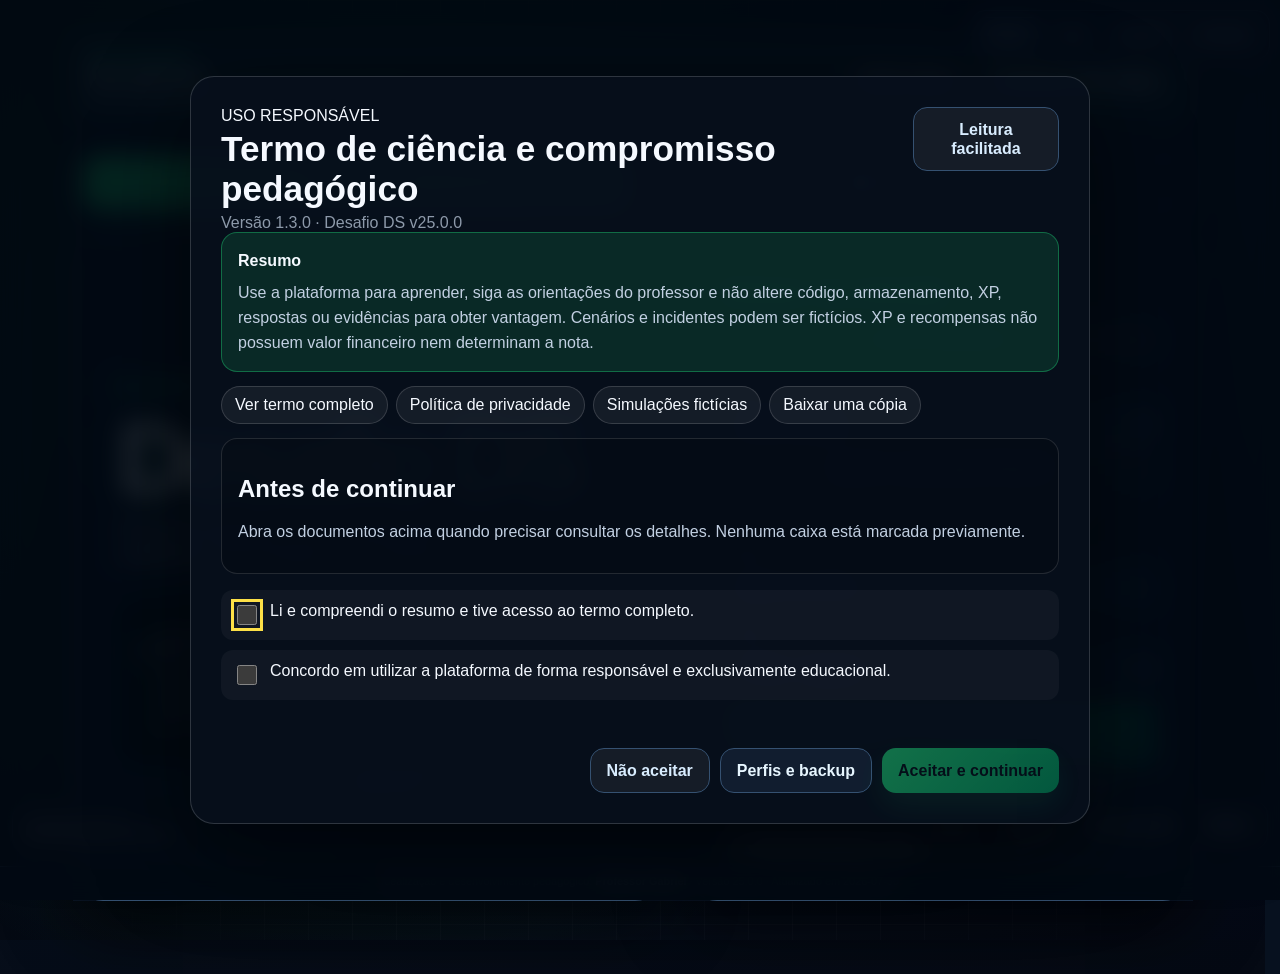
<file: desafio-ds-v25.0-publicar-github/index.html>
<!DOCTYPE html>
<html lang="pt-BR">
<head>
  <meta charset="UTF-8" />
  <meta name="viewport" content="width=device-width, initial-scale=1.0" />
  <meta http-equiv="Content-Security-Policy" content="default-src 'self'; script-src 'self'; script-src-attr 'none'; style-src 'self' 'unsafe-inline'; img-src 'self' data:; media-src 'self'; connect-src 'none'; font-src 'self'; frame-src 'self' data: blob:; worker-src 'self'; object-src 'none'; base-uri 'none'; form-action 'none'; frame-ancestors 'none';" />
  <meta name="referrer" content="no-referrer" />
  <title>Desafio DS — Segurança, Diagnóstico e Modo Guiado</title>
  <meta name="theme-color" content="#07111f" />
  <meta name="description" content="Desafio gamificado e Modo Guiado para aulas de Desenvolvimento de Sistemas." />
  <link rel="stylesheet" href="css/style.css?v=25.0" />
  <link rel="manifest" href="manifest.webmanifest" />
</head>
<body class="class-ds1">
  <nav class="theme-dock" aria-label="Aparência e acessibilidade">
    <button class="theme-btn" type="button" data-theme="dark" aria-pressed="false" title="Usar tema escuro">Escuro</button>
    <button class="theme-btn" type="button" data-theme="light" aria-pressed="false" title="Usar tema claro">Claro</button>
    <button class="theme-btn" type="button" data-theme="system" aria-pressed="false" title="Seguir tema do aparelho">Aparelho</button>
    <button id="contrastToggle" class="theme-btn" type="button" aria-pressed="false" title="Ativar contraste elevado">Contraste</button>
  </nav>
  <main id="startScreen" class="screen screen-start active">
    <div class="start-bg" aria-hidden="true"></div>
    <section class="start-card">
      <div class="experience-switch" role="tablist" aria-label="Escolha o modo de uso">
        <button id="experienceChallengeBtn" class="experience-tab active" type="button" role="tab" aria-selected="true">🎮 Desafio DS</button>
        <button id="experienceGuidedBtn" class="experience-tab" type="button" role="tab" aria-selected="false">🧭 Modo Guiado</button>
      </div>
      <div class="start-left">
        <div class="terminal-label"><span class="pulse-dot"></span> SISTEMA DE MISSÃO</div>
        <h1>Desafio DS</h1>
        <p class="start-subtitle">Responda perguntas, conclua laboratórios e descubra quais habilidades de tecnologia você já domina.</p>
        <div class="mini-terminal" aria-label="Resumo da missão">
          <p><span>&gt;</span> escolha o modo e solicite uma autorização EduAuth temporária</p>
          <p><span>&gt;</span> acertos rápidos carregam power-up</p>
          <p><span>&gt;</span> laboratórios concluídos dão bônus</p>
          <p><span>&gt;</span> ao final, envie o comprovante no Classroom</p>
        </div>
      </div>
      <form id="startForm" class="start-form" autocomplete="off">
        <h2>Entrar na missão</h2>
        <div id="modeBadge" class="mode-badge locked">Modo bloqueado</div>
        <label for="modeSelect">Modo solicitado</label>
        <select id="modeSelect" name="modeSelect"><option value="desafio">Modo Desafio</option><option value="prova">Modo Prova</option><option value="professor">Auditoria do professor</option></select>
        <input id="modePassword" name="modePassword" type="hidden" />
        <button id="unlockModeBtn" class="btn secondary full" type="button">Solicitar autorização EduAuth</button>
        <p id="modeUnlockStatus" class="mode-status">A autorização é temporária e vinculada ao modo, turma e horário.</p>
        <div id="moduleSelectWrap" class="module-select-wrap hidden">
          <label for="moduleSelect">Módulo da missão</label>
          <select id="moduleSelect" name="moduleSelect">
            <option value="__all__">Desafio geral — todas as áreas</option>
          </select>
          <p class="module-help">Você pode jogar o diagnóstico geral ou focar em uma área específica.</p>
        </div>
        <fieldset id="playStyleWrap" class="play-style-wrap hidden">
          <legend>Como você quer realizar?</legend>
          <label class="play-style-card selected" data-style-card="competitivo">
            <input type="radio" name="playStyle" value="competitivo" checked />
            <span class="play-style-icon">🏆</span>
            <span><strong>Competitivo</strong><small>5 vidas, tempo, XP, combo, cartas e ranking. Ao perder, você pode migrar para o diagnóstico completo.</small></span>
          </label>
          <label class="play-style-card" data-style-card="diagnostico">
            <input type="radio" name="playStyle" value="diagnostico" />
            <span class="play-style-icon">🧭</span>
            <span><strong>Diagnóstico completo</strong><small>Sem eliminação por tempo ou vidas. O foco é concluir todas as áreas e receber um relatório pedagógico, sem XP competitivo.</small></span>
          </label>
        </fieldset>
        <label for="playerName">Nome do jogador</label>
        <input id="playerName" name="playerName" required maxlength="80" placeholder="Digite seu nome" />
        <label for="playerClass">Turma</label>
        <select id="playerClass" name="playerClass" required>
          <option value="1DS">1º DS — Manhã</option>
          <option value="2DS">2º DS — Manhã</option>
          <option value="3DS">3º DS — Manhã</option>
          <option value="2DS Noite">2º DS — Noite</option>
        </select>
        <div class="class-color-preview" aria-hidden="true"></div>
        <button id="startBtn" class="btn primary full" type="submit" disabled>Iniciar Missão</button>
        <p class="start-note">Conteúdo educacional autoral. A tentativa usa uma identificação visual discreta e registra apenas eventos necessários à atividade.</p>
        <details class="assessment-brief"><summary>Como funciona a avaliação e o diagnóstico?</summary><p>A leitura considera respostas, dificuldade, evidências e cobertura das áreas. XP, vidas, cartas e recompensas pertencem somente à gamificação e não determinam a nota. Resultados com amostra insuficiente não recebem nível, cargo ou indicação profissional.</p></details>
        <section id="teacherPanel" class="teacher-panel hidden" aria-live="polite"></section>
      </form>

      <form id="guidedStartForm" class="start-form guided-start-form hidden" autocomplete="off">
        <div class="guided-kicker">MODO GUIADO</div>
        <h2>Entrar nas aulas</h2>
        <p class="guided-entry-help">Informe seu nome, selecione a turma e a disciplina. As aulas aparecem na sequência, mas cada uma exige o código curto fornecido pelo professor.</p>
        <label for="guidedPlayerName">Nome do estudante</label>
        <input id="guidedPlayerName" required maxlength="80" placeholder="Digite seu nome completo" />
        <label for="guidedPlayerClass">Turma</label>
        <select id="guidedPlayerClass" required>
          <option value="1DS">1º DS — Manhã — A</option>
          <option value="2DS">2º DS — Manhã — A</option>
          <option value="3DS">3º DS — Manhã — C</option>
          <option value="2DS Noite">Técnico Subsequente — 2º Semestre — Noite — A</option>
        </select>
        <label for="guidedDiscipline">Disciplina</label>
        <select id="guidedDiscipline" required></select>

        <details class="guided-support-details">
          <summary>Recursos de acessibilidade e apoio (opcional)</summary>
          <label class="guided-check"><input id="guidedSupportEnabled" type="checkbox" /> Ativar recursos de apoio nesta sessão</label>
          <div id="guidedSupportOptions" class="guided-support-options hidden">
            <p>Selecione o que ajuda você a aprender melhor:</p>
            <label class="guided-check"><input type="checkbox" name="guidedSupport" value="focus" /> Uma etapa por vez e menos distrações</label>
            <label class="guided-check"><input type="checkbox" name="guidedSupport" value="reading" /> Textos menores, exemplos e glossário</label>
            <label class="guided-check"><input type="checkbox" name="guidedSupport" value="vision" /> Fonte maior e contraste reforçado</label>
            <label class="guided-check"><input type="checkbox" name="guidedSupport" value="pace" /> Mais dicas e explicações passo a passo</label>
            <label class="guided-check"><input type="checkbox" name="guidedSupport" value="advanced" /> Desafios de aprofundamento</label>
            <label for="guidedSupportTeacher">Professor de apoio (quando houver)</label>
            <input id="guidedSupportTeacher" maxlength="80" placeholder="Nome do professor de apoio" />
            <label for="guidedSupportNote">Observação de apoio (opcional)</label>
            <textarea id="guidedSupportNote" maxlength="240" placeholder="Ex.: preciso de instruções mais curtas ou de mais tempo para leitura."></textarea>
          </div>
        </details>
        <button id="guidedEnterBtn" class="btn primary full" type="submit">Ver aulas disponíveis</button>
        <p class="start-note">Seu progresso e suas preferências ficam salvos neste navegador. Não informe diagnósticos ou dados de saúde desnecessários.</p>
      </form>
    </section>
  </main>

  <main id="gameScreen" class="screen screen-game" aria-live="polite">
    <header class="hud">
      <div class="hud-brand">
        <div class="brand-mark"><span>DS</span></div>
        <div>
          <strong>Desafio DS</strong>
          <span id="playerHud">Jogador</span>
          <small id="modeHud" class="mode-hud">Modo</small>
        </div>
        <button id="switchExperienceBtn" class="btn ghost hud-switch-btn" type="button" title="Voltar ao início e escolher outro modo">Trocar modo</button>
      </div>
      <div class="hud-score">
        <span id="scoreHudLabel">Pontuação XP</span>
        <strong id="scoreHud">0</strong>
        <div class="score-bar"><i id="scoreBar"></i></div>
      </div>
      <div class="hud-status">
        <div class="hud-pill"><span>Vidas</span><b id="livesHud" class="hearts">♥ ♥ ♥ ♥ ♥</b></div>
        <div class="hud-pill"><span>Dicas</span><b id="hintsHud">5</b></div>
        <div class="hud-pill"><span>Pulos</span><b id="skipsHud">0/5</b></div>
        <div class="hud-pill"><span>Combo</span><b id="comboHud">0x</b></div>
      </div>
      <div class="hud-power">
        <div class="power-head"><span>Power-up</span><div class="power-actions"><button id="xpLedgerBtn" class="btn tiny ghost" type="button">Extrato XP</button><button id="extraCardBtn" class="btn tiny secondary" type="button">Carta extra ×1</button><button id="activatePowerBtn" class="btn tiny" disabled>Ativar</button></div></div>
        <div class="power-bar"><i id="powerBar"></i></div>
        <small id="powerStatus">Carregando...</small>
      </div>
    </header>

    <section class="mission-grid">
      <article class="mission-panel">
        <div class="question-head">
          <div>
            <div class="tags"><span id="areaTag" class="tag">Área</span><span id="typeTag" class="tag muted-tag">Tipo</span><span id="difficultyTag" class="tag difficulty-tag">Nível</span><span id="skillTag" class="tag skill-tag">Habilidade</span></div>
            <h2 id="questionTitle">Carregando missão...</h2>
            <p id="questionDesc"></p>
          </div>
          <div class="timer-box"><span id="timerLabel">Tempo recomendado</span><strong id="timerHud">00:00</strong></div>
        </div>
        <div id="questionBody" class="question-body"></div>
        <div id="feedback" class="feedback hidden"></div>
        <footer class="question-actions">
          <button id="hintBtn" class="btn secondary" type="button">Usar dica</button>
          <button id="reportBugBtn" class="btn ghost" type="button">Informar bug</button>
          <button id="skipLabBtn" class="btn ghost hidden" type="button">Pular</button>
          <button id="checkBtn" class="btn primary" type="button">Confirmar</button>
          <button id="nextBtn" class="btn primary hidden" type="button">Continuar</button>
        </footer>
      </article>

      <button id="sideToggle" class="side-toggle btn ghost" type="button" aria-expanded="false" aria-controls="sidePanel">Detalhes da missão</button>
      <aside id="sidePanel" class="side-panel" aria-label="Detalhes da missão">
        <section class="side-card">
          <h3>Progresso</h3>
          <div class="progress-line"><i id="missionProgress"></i></div>
          <p id="progressText">0/0 fases</p>
        </section>
        <section class="side-card log-card">
          <h3>Eventos</h3>
          <div id="eventLog" class="event-log"></div>
        </section>
        <section class="side-card">
          <h3>Área atual</h3>
          <p id="areaHint">A missão muda o visual conforme o assunto.</p>
        </section>
      </aside>
    </section>
    <div id="sessionWatermark" class="session-watermark" aria-hidden="true"></div>
  </main>

  <main id="resultScreen" class="screen screen-result">
    <section class="result-card">
      <div class="result-head">
        <div>
          <div class="terminal-label"><span class="pulse-dot"></span> RELATÓRIO FINAL</div>
          <h1 id="resultTitle">Missão finalizada</h1>
          <p id="resultMessage"></p>
        </div>
        <div class="final-score"><span>Pontuação</span><strong id="finalScore">0</strong></div>
      </div>
      <section id="resultModeNotice" class="result-mode-notice" aria-live="polite"></section>
      <div id="resultStats" class="result-stats"></div>
      <h2>Desempenho por área</h2>
      <div id="areaReport" class="area-report"></div>
      <section id="proficiencyOverview" class="proficiency-overview" aria-label="Síntese de proficiência"></section>
      <section id="competencyReport" class="competency-report" aria-label="Proficiência por trilha e tecnologia"></section>
      <section id="learningReport" class="learning-report" aria-label="Diagnóstico por dificuldade e habilidade"></section>
      <section id="achievementPanel" class="achievement-panel" aria-live="polite"></section>
      <section id="rewardGames" class="reward-games hidden" aria-live="polite"></section>
      <h2>Comprovante para entrega</h2>
      <p class="token-info">Copie o comprovante abaixo ou baixe o arquivo e envie na atividade do Classroom. Em um site estático, ele serve como registro da tentativa, não como assinatura antifraude.</p>
      <div class="result-scroll-reminder">⬇ Baixe o comprovante/resultado e anexe na atividade. Em telas menores, role até o final para ver todos os botões.</div>
      <textarea id="tokenBox" class="token-box" readonly></textarea>
      <pre id="tokenPrintBox" class="token-print-box" aria-hidden="true"></pre>
      <div class="result-actions">
        <button id="copyTokenBtn" class="btn primary" type="button">Copiar comprovante</button>
        <button id="downloadResultBtn" class="btn secondary" type="button">Baixar comprovante .TXT</button>
        <button id="printResultBtn" class="btn secondary" type="button">Baixar PDF resultado</button>
        <button id="openClassroomResultBtn" class="btn secondary" type="button">Abrir Google Classroom</button>
        <button id="restartBtn" class="btn ghost" type="button">Reiniciar diagnóstico</button>
        <button id="resultHubBtn" class="btn ghost" type="button">Escolher outro modo</button>
      </div>
      <section class="result-delivery-hub">
        <h2>Central de conclusão e entrega</h2>
        <p>Baixe o resultado, localize o arquivo e abra a atividade correta. A plataforma não confirma a entrega sem integração oficial com o Classroom.</p>
        <div class="guided-delivery-status"><span id="resultExportStatus">Resultado ainda não exportado</span><span id="resultClassroomStatus">Classroom ainda não aberto</span></div>
        <button id="resultDeliveryHelpBtn" class="btn ghost" type="button">Ver ajuda de entrega</button>
      </section>
    </section>
  </main>


  <main id="guidedCatalogScreen" class="screen guided-screen guided-catalog-screen" aria-live="polite">
    <header class="guided-topbar">
      <div class="guided-brand">
        <div class="brand-mark"><span>DS</span></div>
        <div><strong>Modo Guiado</strong><span id="guidedCatalogIdentity">Estudante</span></div>
      </div>
      <div class="guided-top-actions">
        <button id="guidedToChallengeBtn" class="btn secondary" type="button">Ir para Desafio DS</button>
        <button id="guidedTeacherPanelBtn" class="btn ghost" type="button">Painel do professor</button>
        <button id="guidedChangeProfileBtn" class="btn ghost" type="button">Trocar turma</button>
      </div>
    </header>
    <section class="guided-catalog-shell">
      <div class="guided-catalog-head">
        <div>
          <span class="guided-kicker">TRILHA DA DISCIPLINA</span>
          <h1 id="guidedCatalogTitle">Minhas aulas</h1>
          <p id="guidedCatalogDescription"></p>
        </div>
        <div class="guided-summary-card">
          <span>Progresso geral</span>
          <strong id="guidedOverallProgress">0%</strong>
          <div class="guided-progress-track"><i id="guidedOverallProgressBar"></i></div>
        </div>
      </div>
      <div id="guidedResumeBanner" class="guided-resume-banner hidden"></div>
      <div id="guidedLessonList" class="guided-lesson-list"></div>
    </section>
  </main>

  <main id="guidedLessonScreen" class="screen guided-screen guided-lesson-screen" aria-live="polite">
    <header class="guided-lesson-header">
      <div class="guided-lesson-nav"><button id="guidedBackToCatalogBtn" class="btn ghost" type="button">← Minhas aulas</button><button id="guidedLessonHubBtn" class="btn ghost" type="button">Trocar modo</button></div>
      <div class="guided-lesson-identity">
        <strong id="guidedLessonTitle">Aula</strong>
        <span id="guidedLessonMeta"></span>
      </div>
      <div class="guided-session-indicators">
        <span id="guidedActiveTime">Ativo 00:00</span>
        <span id="guidedStepIndicator">Etapa 1/10</span>
        <button id="guidedSupportMenuBtn" class="btn tiny" type="button">Apoio</button>
      </div>
    </header>
    <div class="guided-lesson-progress"><i id="guidedLessonProgressBar"></i></div>
    <section class="guided-lesson-layout">
      <article class="guided-content-card">
        <div id="guidedStepContent" class="guided-step-content"></div>
        <div id="guidedStepFeedback" class="guided-step-feedback hidden"></div>
        <footer class="guided-step-actions">
          <button id="guidedPrevStepBtn" class="btn ghost" type="button">Voltar</button>
          <button id="guidedExtraBtn" class="btn secondary" type="button">Explicação extra</button>
          <button id="guidedTeacherReleaseBtn" class="btn ghost" type="button">Liberação do professor</button>
          <button id="guidedNextStepBtn" class="btn primary" type="button">Continuar</button>
        </footer>
      </article>
      <aside class="guided-side-panel">
        <section class="guided-side-card">
          <h3>Roteiro</h3>
          <ol id="guidedStepList" class="guided-step-list"></ol>
        </section>
        <section class="guided-side-card">
          <h3>Sessão</h3>
          <p id="guidedSessionStatus">Em andamento</p>
          <p id="guidedIdleCount">Ocorrências de inatividade: 0/4</p>
        </section>
        <section class="guided-side-card">
          <h3>Ferramentas da aula</h3>
          <div id="guidedToolShortcuts" class="guided-tool-shortcuts"></div>
        </section>
      </aside>
    </section>
    <div id="guidedWatermark" class="session-watermark" aria-hidden="true"></div>
  </main>

  <div id="guidedUnlockModal" class="modal-overlay hidden" role="dialog" aria-modal="true" aria-labelledby="guidedUnlockTitle">
    <div class="modal-card guided-modal-card">
      <h2 id="guidedUnlockTitle">Liberar aula</h2>
      <p id="guidedUnlockDescription">Solicite a autorização temporária ao professor pelo EduAuth Offline.</p>
      <input id="guidedLessonCode" type="hidden" />
      <p id="guidedUnlockStatus" class="mode-status"></p>
      <div class="modal-actions">
        <button id="guidedUnlockCancelBtn" class="btn ghost" type="button">Cancelar</button>
        <button id="guidedUnlockConfirmBtn" class="btn primary" type="button">Solicitar EduAuth</button>
      </div>
    </div>
  </div>

  <div id="guidedExtraModal" class="modal-overlay hidden" role="dialog" aria-modal="true" aria-labelledby="guidedExtraTitle">
    <div class="modal-card guided-extra-modal-card">
      <div class="guided-extra-head">
        <div><span class="guided-kicker">ENTENDA DE OUTRO JEITO</span><h2 id="guidedExtraTitle">Explicações extras</h2></div>
        <button id="guidedExtraCloseBtn" class="btn ghost" type="button">Fechar</button>
      </div>
      <div id="guidedExtraOptions" class="guided-extra-options"></div>
      <div id="guidedExtraContent" class="guided-extra-content">Escolha uma opção para abrir somente a explicação desejada.</div>
    </div>
  </div>

  <div id="guidedTeacherModal" class="modal-overlay hidden" role="dialog" aria-modal="true" aria-labelledby="guidedTeacherTitle">
    <div class="modal-card guided-modal-card">
      <h2 id="guidedTeacherTitle">Ação do professor</h2>
      <p>O EduAuth gera uma autorização limitada ao painel ou à conclusão antecipada. A ação ficará registrada.</p>
      <label for="guidedTeacherName">Professor</label>
      <input id="guidedTeacherName" maxlength="80" placeholder="Identificação do professor" />
      <input id="guidedTeacherPassword" type="hidden" />
      <label for="guidedTeacherReason">Motivo</label>
      <select id="guidedTeacherReason">
        <option value="dominio">Domínio demonstrado</option>
        <option value="iniciada">Atividade iniciada anteriormente</option>
        <option value="tecnico">Problema técnico ou troca de equipamento</option>
        <option value="adaptacao">Adaptação ou necessidade educacional</option>
        <option value="evento">Evento ou organização escolar</option>
        <option value="grupo">Atividade realizada em grupo</option>
        <option value="plataforma">Erro da plataforma</option>
        <option value="outro">Outro motivo</option>
      </select>
      <label for="guidedTeacherNote">Observação</label>
      <textarea id="guidedTeacherNote" maxlength="400" placeholder="Descreva brevemente a autorização ou o objetivo do acesso."></textarea>
      <p id="guidedTeacherStatus" class="mode-status"></p>
      <div class="modal-actions">
        <button id="guidedTeacherCancelBtn" class="btn ghost" type="button">Cancelar</button>
        <button id="guidedTeacherConfirmBtn" class="btn primary" type="button">Confirmar ação</button>
      </div>
    </div>
  </div>

  <div id="guidedSupportDrawer" class="guided-support-drawer hidden" aria-live="polite">
    <div class="guided-support-drawer-head"><strong>Preferências de apoio</strong><button id="guidedSupportDrawerClose" class="btn tiny" type="button">Fechar</button></div>
    <label class="guided-check"><input id="guidedFontLarge" type="checkbox" /> Fonte ampliada</label>
    <label class="guided-check"><input id="guidedFocusMode" type="checkbox" /> Uma etapa por vez</label>
    <label class="guided-check"><input id="guidedReducedMotion" type="checkbox" /> Reduzir animações</label>
    <label class="guided-check"><input id="guidedDetailedDefault" type="checkbox" /> Priorizar explicações detalhadas</label>
  </div>

  <div id="guidedIdleOverlay" class="guided-idle-overlay hidden" role="alertdialog" aria-modal="true">
    <div class="guided-idle-card">
      <span class="guided-kicker">ATENÇÃO À SESSÃO</span>
      <h2 id="guidedIdleTitle">Você está entrando no modo ocioso</h2>
      <p id="guidedIdleMessage">Realize uma ação para continuar.</p>
      <button id="guidedIdleContinueBtn" class="btn primary" type="button">Continuar atividade</button>
    </div>
  </div>


  <div id="competitiveExitModal" class="modal-overlay hidden" role="dialog" aria-modal="true" aria-labelledby="competitiveExitTitle">
    <div class="modal-card competitive-exit-card">
      <span class="modal-kicker">MODO COMPETITIVO</span>
      <h2 id="competitiveExitTitle">Sua rodada competitiva terminou</h2>
      <p id="competitiveExitMessage">Você ficou sem vidas ou o tempo recomendado terminou.</p>
      <div class="competitive-choice-grid">
        <button id="continueDiagnosticBtn" class="competitive-choice continue" type="button"><strong>Continuar o diagnóstico</strong><span>Conclua todas as perguntas e receba o relatório pedagógico. XP, ranking e cargo competitivo serão desativados.</span></button>
        <button id="endCompetitiveBtn" class="competitive-choice restart" type="button"><strong>Encerrar competitivo</strong><span>Gere o relatório parcial desta tentativa e depois reinicie uma nova rodada.</span></button>
      </div>
    </div>
  </div>

  <div id="extraCardModal" class="modal-overlay hidden" role="dialog" aria-modal="true" aria-labelledby="extraCardTitle">
    <div class="modal-card extra-card-modal-card">
      <span class="modal-kicker">CARTA CORINGA</span>
      <h2 id="extraCardTitle">Escolha um benefício</h2>
      <p>Você possui uma carta extra por tentativa. Ela pode ser utilizada uma única vez.</p>
      <div class="extra-card-options">
        <button type="button" data-card-action="tempo"><strong>+60 segundos</strong><span>Amplia o tempo da pergunta atual.</span></button>
        <button type="button" data-card-action="escudo"><strong>Escudo</strong><span>Protege uma vida no próximo erro.</span></button>
        <button type="button" data-card-action="eliminar"><strong>Eliminar opções</strong><span>Remove até duas alternativas incorretas.</span></button>
      </div>
      <button id="extraCardCancelBtn" class="btn ghost full" type="button">Guardar para depois</button>
    </div>
  </div>

  <div id="bugModal" class="modal-overlay hidden" role="dialog" aria-modal="true" aria-labelledby="bugModalTitle">
    <div class="modal-card">
      <h2 id="bugModalTitle">Informar problema nesta fase</h2>
      <p>Descreva rapidamente o que aconteceu. O registro será anexado ao resultado final.</p>
      <label for="bugType">Tipo de problema</label>
      <select id="bugType" class="bug-type">
        <option value="erro_pergunta">Erro na pergunta ou gabarito</option>
        <option value="travamento">Jogo travou / não consigo continuar</option>
        <option value="botao">Botão não funcionou</option>
        <option value="laboratorio">Laboratório com problema</option>
        <option value="layout">Problema visual / tela cortada</option>
        <option value="outro">Outro problema</option>
      </select>
      <textarea id="bugText" class="bug-text" maxlength="600" placeholder="Ex.: a pergunta travou, não consegui mover o item, o botão não funcionou..."></textarea>
      <div class="modal-actions">
        <button id="cancelBugBtn" class="btn ghost" type="button">Cancelar</button>
        <button id="saveBugBtn" class="btn primary" type="button">Registrar bug</button>
        <button id="finishByBugBtn" class="btn danger" type="button">Encerrar por bug</button>
      </div>
    </div>
  </div>

  <div id="rescueModal" class="modal-overlay hidden" role="dialog" aria-modal="true" aria-labelledby="rescueModalTitle">
    <div class="modal-card rescue-card">
      <h2 id="rescueModalTitle">Solicite auxílio do professor</h2>
      <p>Foram detectados alertas de integridade no Modo Prova. O professor pode liberar a continuação com uma autorização individual EduAuth.</p>
      <label for="rescueTeacherName">Identificação do professor</label>
      <input id="rescueTeacherName" type="text" autocomplete="off" maxlength="80" placeholder="Nome ou identificação do professor" />
      <label for="rescueReason">Justificativa da liberação</label>
      <textarea id="rescueReason" class="bug-text rescue-reason" maxlength="500" placeholder="Explique por que a prova foi liberada. Ex.: erro de navegador, problema no teclado, troca de equipamento..."></textarea>
      <input id="rescuePassword" type="hidden" />
      <p id="rescueStatus" class="mode-status"></p>
      <div class="modal-actions">
        <button id="confirmRescueBtn" class="btn primary" type="button">Solicitar autorização EduAuth</button>
        <button id="forceFinishBtn" class="btn danger" type="button">Encerrar prova</button>
      </div>
    </div>
  </div>


  <div id="levelTransition" class="level-transition hidden" aria-live="polite" aria-atomic="true">
    <div class="level-transition-card">
      <span id="levelTransitionKicker">NOVA FASE</span>
      <strong id="levelTransitionTitle">Nível 2</strong>
      <p id="levelTransitionMessage">Os desafios agora exigem mais análise.</p>
      <div class="level-transition-bar"><i></i></div>
    </div>
  </div>

  <div id="securityOverlay" class="security-overlay hidden">
    <div>
      <strong>⚠ ALERTA DE INTEGRIDADE</strong>
      <p id="securityMessage">O evento foi registrado para conferência.</p>
      <span id="securityCount" class="security-count">1/4</span>
    </div>
  </div>

  <script src="js/eduauth/qrcode-browser.js?v=25.0"></script>
  <script src="js/eduauth/config.js?v=25.0"></script>
  <script src="js/eduauth/core.js?v=25.0"></script>
  <script src="js/sanitize.js?v=25.0"></script>
  <script src="js/profile-store.js?v=25.0"></script>
  <script src="js/permissions.js?v=25.0"></script>
  <script src="js/terms.js?v=25.0"></script>
  <script src="js/eduauth/ui.js?v=25.0"></script>
  <script src="js/schedule.js?v=25.0"></script>
  <script src="js/platform-shell.js?v=25.0"></script>
  <script src="js/release-notice.js?v=25.0"></script>
  <script src="js/config.js?v=25.0"></script>
  <script src="js/random.js?v=25.0"></script>
  <script src="js/assessment.js?v=25.0"></script>
  <script src="js/proficiency.js?v=25.0"></script>
  <script src="js/bank-manifest.js?v=25.0"></script>
  <script src="js/questions.js?v=25.0"></script>
  <script src="js/crypto.js?v=25.0"></script>
  <script src="js/xp-ledger.js?v=25.0"></script>
  <script src="js/security.js?v=25.0"></script>
  <script src="js/labs.js?v=25.0"></script>
  <script src="js/app.js?v=25.0"></script>
  <script src="js/guided-data.js?v=25.0"></script>
  <script src="js/code-resources.js?v=25.0"></script>
  <script src="js/code-center.js?v=25.0"></script>
  <script src="js/guided.js?v=25.0"></script>
  <script src="js/extras.js?v=25.0"></script>
  <script src="js/offline.js?v=25.0"></script>
  <div id="powerToast" class="power-toast hidden">POWER-UP DISPONÍVEL</div>
</body>
</html>
</file>
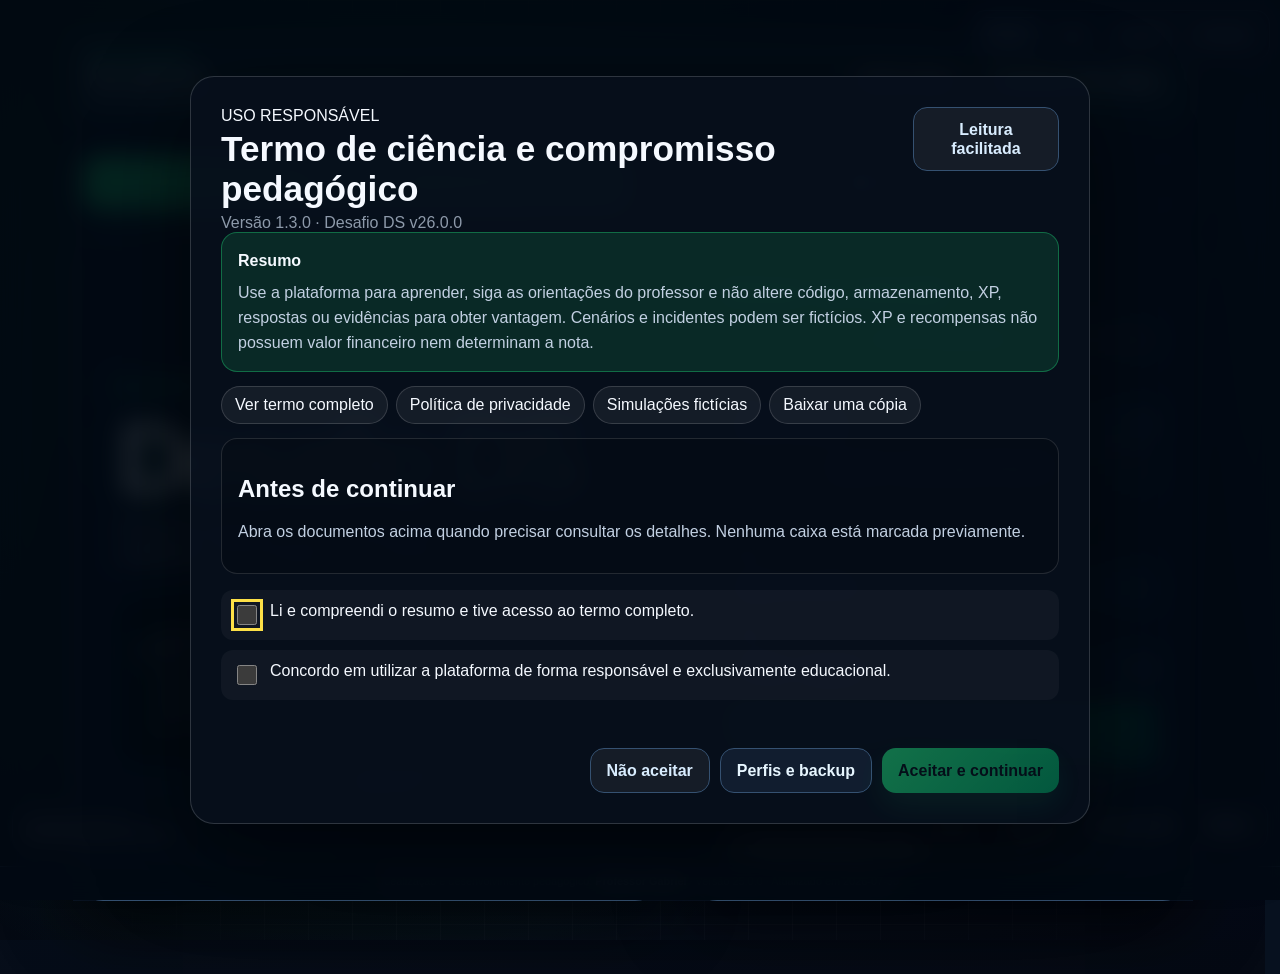
<file: desafio-ds-v26.0/index.html>
<!DOCTYPE html>
<html lang="pt-BR">
<head>
  <meta charset="UTF-8" />
  <meta name="viewport" content="width=device-width, initial-scale=1.0" />
  <meta http-equiv="Content-Security-Policy" content="default-src 'self'; script-src 'self'; script-src-attr 'none'; style-src 'self' 'unsafe-inline'; img-src 'self' data:; media-src 'self'; connect-src 'none'; font-src 'self'; frame-src 'self' data: blob:; worker-src 'self'; object-src 'none'; base-uri 'none'; form-action 'none'; frame-ancestors 'none';" />
  <meta name="referrer" content="no-referrer" />
  <title>Desafio DS — Segurança, Diagnóstico e Modo Guiado</title>
  <meta name="theme-color" content="#07111f" />
  <meta name="description" content="Desafio gamificado e Modo Guiado para aulas de Desenvolvimento de Sistemas." />
  <link rel="stylesheet" href="css/style.css?v=26.0" />
  <link rel="manifest" href="manifest.webmanifest" />
</head>
<body class="class-ds1">
  <nav class="theme-dock" aria-label="Aparência e acessibilidade">
    <button class="theme-btn" type="button" data-theme="dark" aria-pressed="false" title="Usar tema escuro">Escuro</button>
    <button class="theme-btn" type="button" data-theme="light" aria-pressed="false" title="Usar tema claro">Claro</button>
    <button class="theme-btn" type="button" data-theme="system" aria-pressed="false" title="Seguir tema do aparelho">Aparelho</button>
    <button id="contrastToggle" class="theme-btn" type="button" aria-pressed="false" title="Ativar contraste elevado">Contraste</button>
  </nav>
  <main id="startScreen" class="screen screen-start active">
    <div class="start-bg" aria-hidden="true"></div>
    <section class="start-card">
      <div class="experience-switch" role="tablist" aria-label="Escolha o modo de uso">
        <button id="experienceChallengeBtn" class="experience-tab active" type="button" role="tab" aria-selected="true">🎮 Desafio DS</button>
        <button id="experienceGuidedBtn" class="experience-tab" type="button" role="tab" aria-selected="false">🧭 Modo Guiado</button>
      </div>
      <div class="start-left">
        <div class="terminal-label"><span class="pulse-dot"></span> SISTEMA DE MISSÃO</div>
        <h1>Desafio DS</h1>
        <p class="start-subtitle">Responda perguntas, conclua laboratórios e descubra quais habilidades de tecnologia você já domina.</p>
        <div class="mini-terminal" aria-label="Resumo da missão">
          <p><span>&gt;</span> escolha o modo e solicite uma autorização EduAuth temporária</p>
          <p><span>&gt;</span> acertos rápidos carregam power-up</p>
          <p><span>&gt;</span> laboratórios concluídos dão bônus</p>
          <p><span>&gt;</span> ao final, envie o comprovante no Classroom</p>
        </div>
      </div>
      <form id="startForm" class="start-form" autocomplete="off">
        <h2>Entrar na missão</h2>
        <div id="modeBadge" class="mode-badge locked">Modo bloqueado</div>
        <label for="modeSelect">Modo solicitado</label>
        <select id="modeSelect" name="modeSelect"><option value="desafio">Modo Desafio</option><option value="prova">Modo Prova</option><option value="professor">Auditoria do professor</option></select>
        <input id="modePassword" name="modePassword" type="hidden" />
        <button id="unlockModeBtn" class="btn secondary full" type="button">Solicitar autorização EduAuth</button>
        <p id="modeUnlockStatus" class="mode-status">A autorização é temporária e vinculada ao modo, turma e horário.</p>
        <div id="moduleSelectWrap" class="module-select-wrap hidden">
          <label for="moduleSelect">Módulo da missão</label>
          <select id="moduleSelect" name="moduleSelect">
            <option value="__all__">Desafio geral — todas as áreas</option>
          </select>
          <p class="module-help">Você pode jogar o diagnóstico geral ou focar em uma área específica.</p>
        </div>
        <fieldset id="playStyleWrap" class="play-style-wrap hidden">
          <legend>Como você quer realizar?</legend>
          <label class="play-style-card selected" data-style-card="competitivo">
            <input type="radio" name="playStyle" value="competitivo" checked />
            <span class="play-style-icon">🏆</span>
            <span><strong>Competitivo</strong><small>5 vidas, tempo, XP, combo, cartas e ranking. Ao perder, você pode migrar para o diagnóstico completo.</small></span>
          </label>
          <label class="play-style-card" data-style-card="diagnostico">
            <input type="radio" name="playStyle" value="diagnostico" />
            <span class="play-style-icon">🧭</span>
            <span><strong>Diagnóstico completo</strong><small>Sem eliminação por tempo ou vidas. O foco é concluir todas as áreas e receber um relatório pedagógico, sem XP competitivo.</small></span>
          </label>
        </fieldset>
        <label for="playerName">Nome do jogador</label>
        <input id="playerName" name="playerName" required maxlength="80" placeholder="Digite seu nome" />
        <label for="playerClass">Turma</label>
        <select id="playerClass" name="playerClass" required>
          <option value="1DS">1º DS — Manhã</option>
          <option value="2DS">2º DS — Manhã</option>
          <option value="3DS">3º DS — Manhã</option>
          <option value="2DS Noite">2º DS — Noite</option>
        </select>
        <div class="class-color-preview" aria-hidden="true"></div>
        <button id="startBtn" class="btn primary full" type="submit" disabled>Iniciar Missão</button>
        <p class="start-note">Conteúdo educacional autoral. A tentativa usa uma identificação visual discreta e registra apenas eventos necessários à atividade.</p>
        <details class="assessment-brief"><summary>Como funciona a avaliação e o diagnóstico?</summary><p>A leitura considera respostas, dificuldade, evidências e cobertura das áreas. XP, vidas, cartas e recompensas pertencem somente à gamificação e não determinam a nota. Resultados com amostra insuficiente não recebem nível, cargo ou indicação profissional.</p></details>
        <section id="teacherPanel" class="teacher-panel hidden" aria-live="polite"></section>
      </form>

      <form id="guidedStartForm" class="start-form guided-start-form hidden" autocomplete="off">
        <div class="guided-kicker">MODO GUIADO</div>
        <h2>Entrar nas aulas</h2>
        <p class="guided-entry-help">Informe seu nome, selecione a turma e a disciplina. As aulas aparecem na sequência, mas cada uma exige o código curto fornecido pelo professor.</p>
        <label for="guidedPlayerName">Nome do estudante</label>
        <input id="guidedPlayerName" required maxlength="80" placeholder="Digite seu nome completo" />
        <label for="guidedPlayerClass">Turma</label>
        <select id="guidedPlayerClass" required>
          <option value="1DS">1º DS — Manhã — A</option>
          <option value="2DS">2º DS — Manhã — A</option>
          <option value="3DS">3º DS — Manhã — C</option>
          <option value="2DS Noite">Técnico Subsequente — 2º Semestre — Noite — A</option>
        </select>
        <label for="guidedDiscipline">Disciplina</label>
        <select id="guidedDiscipline" required></select>

        <details class="guided-support-details">
          <summary>Recursos de acessibilidade e apoio (opcional)</summary>
          <label class="guided-check"><input id="guidedSupportEnabled" type="checkbox" /> Ativar recursos de apoio nesta sessão</label>
          <div id="guidedSupportOptions" class="guided-support-options hidden">
            <p>Selecione o que ajuda você a aprender melhor:</p>
            <label class="guided-check"><input type="checkbox" name="guidedSupport" value="focus" /> Uma etapa por vez e menos distrações</label>
            <label class="guided-check"><input type="checkbox" name="guidedSupport" value="reading" /> Textos menores, exemplos e glossário</label>
            <label class="guided-check"><input type="checkbox" name="guidedSupport" value="vision" /> Fonte maior e contraste reforçado</label>
            <label class="guided-check"><input type="checkbox" name="guidedSupport" value="pace" /> Mais dicas e explicações passo a passo</label>
            <label class="guided-check"><input type="checkbox" name="guidedSupport" value="advanced" /> Desafios de aprofundamento</label>
            <label for="guidedSupportTeacher">Professor de apoio (quando houver)</label>
            <input id="guidedSupportTeacher" maxlength="80" placeholder="Nome do professor de apoio" />
            <label for="guidedSupportNote">Observação de apoio (opcional)</label>
            <textarea id="guidedSupportNote" maxlength="240" placeholder="Ex.: preciso de instruções mais curtas ou de mais tempo para leitura."></textarea>
          </div>
        </details>
        <button id="guidedEnterBtn" class="btn primary full" type="submit">Ver aulas disponíveis</button>
        <p class="start-note">Seu progresso e suas preferências ficam salvos neste navegador. Não informe diagnósticos ou dados de saúde desnecessários.</p>
      </form>
    </section>
  </main>

  <main id="gameScreen" class="screen screen-game" aria-live="polite">
    <header class="hud">
      <div class="hud-brand">
        <div class="brand-mark"><span>DS</span></div>
        <div>
          <strong>Desafio DS</strong>
          <span id="playerHud">Jogador</span>
          <small id="modeHud" class="mode-hud">Modo</small>
        </div>
        <button id="switchExperienceBtn" class="btn ghost hud-switch-btn" type="button" title="Voltar ao início e escolher outro modo">Trocar modo</button>
      </div>
      <div class="hud-score">
        <span id="scoreHudLabel">Pontuação XP</span>
        <strong id="scoreHud">0</strong>
        <div class="score-bar"><i id="scoreBar"></i></div>
      </div>
      <div class="hud-status">
        <div class="hud-pill"><span>Vidas</span><b id="livesHud" class="hearts">♥ ♥ ♥ ♥ ♥</b></div>
        <div class="hud-pill"><span>Dicas</span><b id="hintsHud">5</b></div>
        <div class="hud-pill"><span>Pulos</span><b id="skipsHud">0/5</b></div>
        <div class="hud-pill"><span>Combo</span><b id="comboHud">0x</b></div>
      </div>
      <div class="hud-power">
        <div class="power-head"><span>Power-up</span><div class="power-actions"><button id="xpLedgerBtn" class="btn tiny ghost" type="button">Extrato XP</button><button id="extraCardBtn" class="btn tiny secondary" type="button">Carta extra ×1</button><button id="activatePowerBtn" class="btn tiny" disabled>Ativar</button></div></div>
        <div class="power-bar"><i id="powerBar"></i></div>
        <small id="powerStatus">Carregando...</small>
      </div>
    </header>

    <section class="mission-grid">
      <article class="mission-panel">
        <div class="question-head">
          <div>
            <div class="tags"><span id="areaTag" class="tag">Área</span><span id="typeTag" class="tag muted-tag">Tipo</span><span id="difficultyTag" class="tag difficulty-tag">Nível</span><span id="skillTag" class="tag skill-tag">Habilidade</span></div>
            <h2 id="questionTitle">Carregando missão...</h2>
            <p id="questionDesc"></p>
          </div>
          <div class="timer-box"><span id="timerLabel">Tempo recomendado</span><strong id="timerHud">00:00</strong></div>
        </div>
        <div id="questionBody" class="question-body"></div>
        <div id="feedback" class="feedback hidden"></div>
        <footer class="question-actions">
          <button id="hintBtn" class="btn secondary" type="button">Usar dica</button>
          <button id="reportBugBtn" class="btn ghost" type="button">Informar bug</button>
          <button id="skipLabBtn" class="btn ghost hidden" type="button">Pular</button>
          <button id="checkBtn" class="btn primary" type="button">Confirmar</button>
          <button id="nextBtn" class="btn primary hidden" type="button">Continuar</button>
        </footer>
      </article>

      <button id="sideToggle" class="side-toggle btn ghost" type="button" aria-expanded="false" aria-controls="sidePanel">Detalhes da missão</button>
      <aside id="sidePanel" class="side-panel" aria-label="Detalhes da missão">
        <section class="side-card">
          <h3>Progresso</h3>
          <div class="progress-line"><i id="missionProgress"></i></div>
          <p id="progressText">0/0 fases</p>
        </section>
        <section class="side-card log-card">
          <h3>Eventos</h3>
          <div id="eventLog" class="event-log"></div>
        </section>
        <section class="side-card">
          <h3>Área atual</h3>
          <p id="areaHint">A missão muda o visual conforme o assunto.</p>
        </section>
      </aside>
    </section>
    <div id="sessionWatermark" class="session-watermark" aria-hidden="true"></div>
  </main>

  <main id="resultScreen" class="screen screen-result">
    <section class="result-card">
      <div class="result-head">
        <div>
          <div class="terminal-label"><span class="pulse-dot"></span> RELATÓRIO FINAL</div>
          <h1 id="resultTitle">Missão finalizada</h1>
          <p id="resultMessage"></p>
        </div>
        <div class="final-score"><span>Pontuação</span><strong id="finalScore">0</strong></div>
      </div>
      <section id="resultModeNotice" class="result-mode-notice" aria-live="polite"></section>
      <div id="resultStats" class="result-stats"></div>
      <h2>Desempenho por área</h2>
      <div id="areaReport" class="area-report"></div>
      <section id="proficiencyOverview" class="proficiency-overview" aria-label="Síntese de proficiência"></section>
      <section id="competencyReport" class="competency-report" aria-label="Proficiência por trilha e tecnologia"></section>
      <section id="learningReport" class="learning-report" aria-label="Diagnóstico por dificuldade e habilidade"></section>
      <section id="achievementPanel" class="achievement-panel" aria-live="polite"></section>
      <section id="rewardGames" class="reward-games hidden" aria-live="polite"></section>
      <h2>Comprovante para entrega</h2>
      <p class="token-info">Copie o comprovante abaixo ou baixe o arquivo e envie na atividade do Classroom. Em um site estático, ele serve como registro da tentativa, não como assinatura antifraude.</p>
      <div class="result-scroll-reminder">⬇ Baixe o comprovante/resultado e anexe na atividade. Em telas menores, role até o final para ver todos os botões.</div>
      <textarea id="tokenBox" class="token-box" readonly></textarea>
      <pre id="tokenPrintBox" class="token-print-box" aria-hidden="true"></pre>
      <div class="result-actions">
        <button id="copyTokenBtn" class="btn primary" type="button">Copiar comprovante</button>
        <button id="downloadResultBtn" class="btn secondary" type="button">Baixar comprovante .TXT</button>
        <button id="printResultBtn" class="btn secondary" type="button">Baixar PDF resultado</button>
        <button id="openClassroomResultBtn" class="btn secondary" type="button">Abrir Google Classroom</button>
        <button id="restartBtn" class="btn ghost" type="button">Reiniciar diagnóstico</button>
        <button id="resultHubBtn" class="btn ghost" type="button">Escolher outro modo</button>
      </div>
      <section class="result-delivery-hub">
        <h2>Central de conclusão e entrega</h2>
        <p>Baixe o resultado, localize o arquivo e abra a atividade correta. A plataforma não confirma a entrega sem integração oficial com o Classroom.</p>
        <div class="guided-delivery-status"><span id="resultExportStatus">Resultado ainda não exportado</span><span id="resultClassroomStatus">Classroom ainda não aberto</span></div>
        <button id="resultDeliveryHelpBtn" class="btn ghost" type="button">Ver ajuda de entrega</button>
      </section>
    </section>
  </main>


  <main id="guidedCatalogScreen" class="screen guided-screen guided-catalog-screen" aria-live="polite">
    <header class="guided-topbar">
      <div class="guided-brand">
        <div class="brand-mark"><span>DS</span></div>
        <div><strong>Modo Guiado</strong><span id="guidedCatalogIdentity">Estudante</span></div>
      </div>
      <div class="guided-top-actions">
        <button id="guidedToChallengeBtn" class="btn secondary" type="button">Ir para Desafio DS</button>
        <button id="guidedTeacherPanelBtn" class="btn ghost" type="button">Painel do professor</button>
        <button id="guidedChangeProfileBtn" class="btn ghost" type="button">Trocar turma</button>
      </div>
    </header>
    <section class="guided-catalog-shell">
      <div class="guided-catalog-head">
        <div>
          <span class="guided-kicker">TRILHA DA DISCIPLINA</span>
          <h1 id="guidedCatalogTitle">Minhas aulas</h1>
          <p id="guidedCatalogDescription"></p>
        </div>
        <div class="guided-summary-card">
          <span>Progresso geral</span>
          <strong id="guidedOverallProgress">0%</strong>
          <div class="guided-progress-track"><i id="guidedOverallProgressBar"></i></div>
        </div>
      </div>
      <div id="guidedResumeBanner" class="guided-resume-banner hidden"></div>
      <div id="guidedLessonList" class="guided-lesson-list"></div>
    </section>
  </main>

  <main id="guidedLessonScreen" class="screen guided-screen guided-lesson-screen" aria-live="polite">
    <header class="guided-lesson-header">
      <div class="guided-lesson-nav"><button id="guidedBackToCatalogBtn" class="btn ghost" type="button">← Minhas aulas</button><button id="guidedLessonHubBtn" class="btn ghost" type="button">Trocar modo</button></div>
      <div class="guided-lesson-identity">
        <strong id="guidedLessonTitle">Aula</strong>
        <span id="guidedLessonMeta"></span>
      </div>
      <div class="guided-session-indicators">
        <span id="guidedActiveTime">Ativo 00:00</span>
        <span id="guidedStepIndicator">Etapa 1/10</span>
        <button id="guidedSupportMenuBtn" class="btn tiny" type="button">Apoio</button>
      </div>
    </header>
    <div class="guided-lesson-progress"><i id="guidedLessonProgressBar"></i></div>
    <section class="guided-lesson-layout">
      <article class="guided-content-card">
        <div id="guidedStepContent" class="guided-step-content"></div>
        <div id="guidedStepFeedback" class="guided-step-feedback hidden"></div>
        <footer class="guided-step-actions">
          <button id="guidedPrevStepBtn" class="btn ghost" type="button">Voltar</button>
          <button id="guidedExtraBtn" class="btn secondary" type="button">Explicação extra</button>
          <button id="guidedTeacherReleaseBtn" class="btn ghost" type="button">Liberação do professor</button>
          <button id="guidedNextStepBtn" class="btn primary" type="button">Continuar</button>
        </footer>
      </article>
      <aside class="guided-side-panel">
        <section class="guided-side-card">
          <h3>Roteiro</h3>
          <ol id="guidedStepList" class="guided-step-list"></ol>
        </section>
        <section class="guided-side-card">
          <h3>Sessão</h3>
          <p id="guidedSessionStatus">Em andamento</p>
          <p id="guidedIdleCount">Ocorrências de inatividade: 0/4</p>
        </section>
        <section class="guided-side-card">
          <h3>Ferramentas da aula</h3>
          <div id="guidedToolShortcuts" class="guided-tool-shortcuts"></div>
        </section>
      </aside>
    </section>
    <div id="guidedWatermark" class="session-watermark" aria-hidden="true"></div>
  </main>

  <div id="guidedUnlockModal" class="modal-overlay hidden" role="dialog" aria-modal="true" aria-labelledby="guidedUnlockTitle">
    <div class="modal-card guided-modal-card">
      <h2 id="guidedUnlockTitle">Liberar aula</h2>
      <p id="guidedUnlockDescription">Solicite a autorização temporária ao professor pelo EduAuth Offline.</p>
      <input id="guidedLessonCode" type="hidden" />
      <p id="guidedUnlockStatus" class="mode-status"></p>
      <div class="modal-actions">
        <button id="guidedUnlockCancelBtn" class="btn ghost" type="button">Cancelar</button>
        <button id="guidedUnlockConfirmBtn" class="btn primary" type="button">Solicitar EduAuth</button>
      </div>
    </div>
  </div>

  <div id="guidedExtraModal" class="modal-overlay hidden" role="dialog" aria-modal="true" aria-labelledby="guidedExtraTitle">
    <div class="modal-card guided-extra-modal-card">
      <div class="guided-extra-head">
        <div><span class="guided-kicker">ENTENDA DE OUTRO JEITO</span><h2 id="guidedExtraTitle">Explicações extras</h2></div>
        <button id="guidedExtraCloseBtn" class="btn ghost" type="button">Fechar</button>
      </div>
      <div id="guidedExtraOptions" class="guided-extra-options"></div>
      <div id="guidedExtraContent" class="guided-extra-content">Escolha uma opção para abrir somente a explicação desejada.</div>
    </div>
  </div>

  <div id="guidedTeacherModal" class="modal-overlay hidden" role="dialog" aria-modal="true" aria-labelledby="guidedTeacherTitle">
    <div class="modal-card guided-modal-card">
      <h2 id="guidedTeacherTitle">Ação do professor</h2>
      <p>O EduAuth gera uma autorização limitada ao painel ou à conclusão antecipada. A ação ficará registrada.</p>
      <label for="guidedTeacherName">Professor</label>
      <input id="guidedTeacherName" maxlength="80" placeholder="Identificação do professor" />
      <input id="guidedTeacherPassword" type="hidden" />
      <label for="guidedTeacherReason">Motivo</label>
      <select id="guidedTeacherReason">
        <option value="dominio">Domínio demonstrado</option>
        <option value="iniciada">Atividade iniciada anteriormente</option>
        <option value="tecnico">Problema técnico ou troca de equipamento</option>
        <option value="adaptacao">Adaptação ou necessidade educacional</option>
        <option value="evento">Evento ou organização escolar</option>
        <option value="grupo">Atividade realizada em grupo</option>
        <option value="plataforma">Erro da plataforma</option>
        <option value="outro">Outro motivo</option>
      </select>
      <label for="guidedTeacherNote">Observação</label>
      <textarea id="guidedTeacherNote" maxlength="400" placeholder="Descreva brevemente a autorização ou o objetivo do acesso."></textarea>
      <p id="guidedTeacherStatus" class="mode-status"></p>
      <div class="modal-actions">
        <button id="guidedTeacherCancelBtn" class="btn ghost" type="button">Cancelar</button>
        <button id="guidedTeacherConfirmBtn" class="btn primary" type="button">Confirmar ação</button>
      </div>
    </div>
  </div>

  <div id="guidedSupportDrawer" class="guided-support-drawer hidden" aria-live="polite">
    <div class="guided-support-drawer-head"><strong>Preferências de apoio</strong><button id="guidedSupportDrawerClose" class="btn tiny" type="button">Fechar</button></div>
    <label class="guided-check"><input id="guidedFontLarge" type="checkbox" /> Fonte ampliada</label>
    <label class="guided-check"><input id="guidedFocusMode" type="checkbox" /> Uma etapa por vez</label>
    <label class="guided-check"><input id="guidedReducedMotion" type="checkbox" /> Reduzir animações</label>
    <label class="guided-check"><input id="guidedDetailedDefault" type="checkbox" /> Priorizar explicações detalhadas</label>
  </div>

  <div id="guidedIdleOverlay" class="guided-idle-overlay hidden" role="alertdialog" aria-modal="true">
    <div class="guided-idle-card">
      <span class="guided-kicker">ATENÇÃO À SESSÃO</span>
      <h2 id="guidedIdleTitle">Você está entrando no modo ocioso</h2>
      <p id="guidedIdleMessage">Realize uma ação para continuar.</p>
      <button id="guidedIdleContinueBtn" class="btn primary" type="button">Continuar atividade</button>
    </div>
  </div>


  <div id="competitiveExitModal" class="modal-overlay hidden" role="dialog" aria-modal="true" aria-labelledby="competitiveExitTitle">
    <div class="modal-card competitive-exit-card">
      <span class="modal-kicker">MODO COMPETITIVO</span>
      <h2 id="competitiveExitTitle">Sua rodada competitiva terminou</h2>
      <p id="competitiveExitMessage">Você ficou sem vidas ou o tempo recomendado terminou.</p>
      <div class="competitive-choice-grid">
        <button id="continueDiagnosticBtn" class="competitive-choice continue" type="button"><strong>Continuar o diagnóstico</strong><span>Conclua todas as perguntas e receba o relatório pedagógico. XP, ranking e cargo competitivo serão desativados.</span></button>
        <button id="endCompetitiveBtn" class="competitive-choice restart" type="button"><strong>Encerrar competitivo</strong><span>Gere o relatório parcial desta tentativa e depois reinicie uma nova rodada.</span></button>
      </div>
    </div>
  </div>

  <div id="extraCardModal" class="modal-overlay hidden" role="dialog" aria-modal="true" aria-labelledby="extraCardTitle">
    <div class="modal-card extra-card-modal-card">
      <span class="modal-kicker">CARTA CORINGA</span>
      <h2 id="extraCardTitle">Escolha um benefício</h2>
      <p>Você possui uma carta extra por tentativa. Ela pode ser utilizada uma única vez.</p>
      <div class="extra-card-options">
        <button type="button" data-card-action="tempo"><strong>+60 segundos</strong><span>Amplia o tempo da pergunta atual.</span></button>
        <button type="button" data-card-action="escudo"><strong>Escudo</strong><span>Protege uma vida no próximo erro.</span></button>
        <button type="button" data-card-action="eliminar"><strong>Eliminar opções</strong><span>Remove até duas alternativas incorretas.</span></button>
      </div>
      <button id="extraCardCancelBtn" class="btn ghost full" type="button">Guardar para depois</button>
    </div>
  </div>

  <div id="bugModal" class="modal-overlay hidden" role="dialog" aria-modal="true" aria-labelledby="bugModalTitle">
    <div class="modal-card">
      <h2 id="bugModalTitle">Informar problema nesta fase</h2>
      <p>Descreva rapidamente o que aconteceu. O registro será anexado ao resultado final.</p>
      <label for="bugType">Tipo de problema</label>
      <select id="bugType" class="bug-type">
        <option value="erro_pergunta">Erro na pergunta ou gabarito</option>
        <option value="travamento">Jogo travou / não consigo continuar</option>
        <option value="botao">Botão não funcionou</option>
        <option value="laboratorio">Laboratório com problema</option>
        <option value="layout">Problema visual / tela cortada</option>
        <option value="outro">Outro problema</option>
      </select>
      <textarea id="bugText" class="bug-text" maxlength="600" placeholder="Ex.: a pergunta travou, não consegui mover o item, o botão não funcionou..."></textarea>
      <div class="modal-actions">
        <button id="cancelBugBtn" class="btn ghost" type="button">Cancelar</button>
        <button id="saveBugBtn" class="btn primary" type="button">Registrar bug</button>
        <button id="finishByBugBtn" class="btn danger" type="button">Encerrar por bug</button>
      </div>
    </div>
  </div>

  <div id="rescueModal" class="modal-overlay hidden" role="dialog" aria-modal="true" aria-labelledby="rescueModalTitle">
    <div class="modal-card rescue-card">
      <h2 id="rescueModalTitle">Solicite auxílio do professor</h2>
      <p>Foram detectados alertas de integridade no Modo Prova. O professor pode liberar a continuação com uma autorização individual EduAuth.</p>
      <label for="rescueTeacherName">Identificação do professor</label>
      <input id="rescueTeacherName" type="text" autocomplete="off" maxlength="80" placeholder="Nome ou identificação do professor" />
      <label for="rescueReason">Justificativa da liberação</label>
      <textarea id="rescueReason" class="bug-text rescue-reason" maxlength="500" placeholder="Explique por que a prova foi liberada. Ex.: erro de navegador, problema no teclado, troca de equipamento..."></textarea>
      <input id="rescuePassword" type="hidden" />
      <p id="rescueStatus" class="mode-status"></p>
      <div class="modal-actions">
        <button id="confirmRescueBtn" class="btn primary" type="button">Solicitar autorização EduAuth</button>
        <button id="forceFinishBtn" class="btn danger" type="button">Encerrar prova</button>
      </div>
    </div>
  </div>


  <div id="levelTransition" class="level-transition hidden" aria-live="polite" aria-atomic="true">
    <div class="level-transition-card">
      <span id="levelTransitionKicker">NOVA FASE</span>
      <strong id="levelTransitionTitle">Nível 2</strong>
      <p id="levelTransitionMessage">Os desafios agora exigem mais análise.</p>
      <div class="level-transition-bar"><i></i></div>
    </div>
  </div>

  <div id="securityOverlay" class="security-overlay hidden">
    <div>
      <strong>⚠ ALERTA DE INTEGRIDADE</strong>
      <p id="securityMessage">O evento foi registrado para conferência.</p>
      <span id="securityCount" class="security-count">1/4</span>
    </div>
  </div>

  <script src="js/eduauth/qrcode-browser.js?v=26.0"></script>
  <script src="js/eduauth/config.js?v=26.0"></script>
  <script src="js/eduauth/core.js?v=26.0"></script>
  <script src="js/sanitize.js?v=26.0"></script>
  <script src="js/profile-store.js?v=26.0"></script>
  <script src="js/permissions.js?v=26.0"></script>
  <script src="js/terms.js?v=26.0"></script>
  <script src="js/eduauth/ui.js?v=26.0"></script>
  <script src="js/schedule.js?v=26.0"></script>
  <script src="js/platform-shell.js?v=26.0"></script>
  <script src="js/release-notice.js?v=26.0"></script>
  <script src="js/config.js?v=26.0"></script>
  <script src="js/random.js?v=26.0"></script>
  <script src="js/assessment.js?v=26.0"></script>
  <script src="js/proficiency.js?v=26.0"></script>
  <script src="js/bank-manifest.js?v=26.0"></script>
  <script src="js/questions.js?v=26.0"></script>
  <script src="js/crypto.js?v=26.0"></script>
  <script src="js/xp-ledger.js?v=26.0"></script>
  <script src="js/security.js?v=26.0"></script>
  <script src="js/labs.js?v=26.0"></script>
  <script src="js/app.js?v=26.0"></script>
  <script src="js/guided-data.js?v=26.0"></script>
  <script src="js/code-resources.js?v=26.0"></script>
  <script src="js/code-center.js?v=26.0"></script>
  <script src="js/guided.js?v=26.0"></script>
  <script src="js/extras.js?v=26.0"></script>
  <script src="js/offline.js?v=26.0"></script>
  <div id="powerToast" class="power-toast hidden">POWER-UP DISPONÍVEL</div>
</body>
</html>
</file>
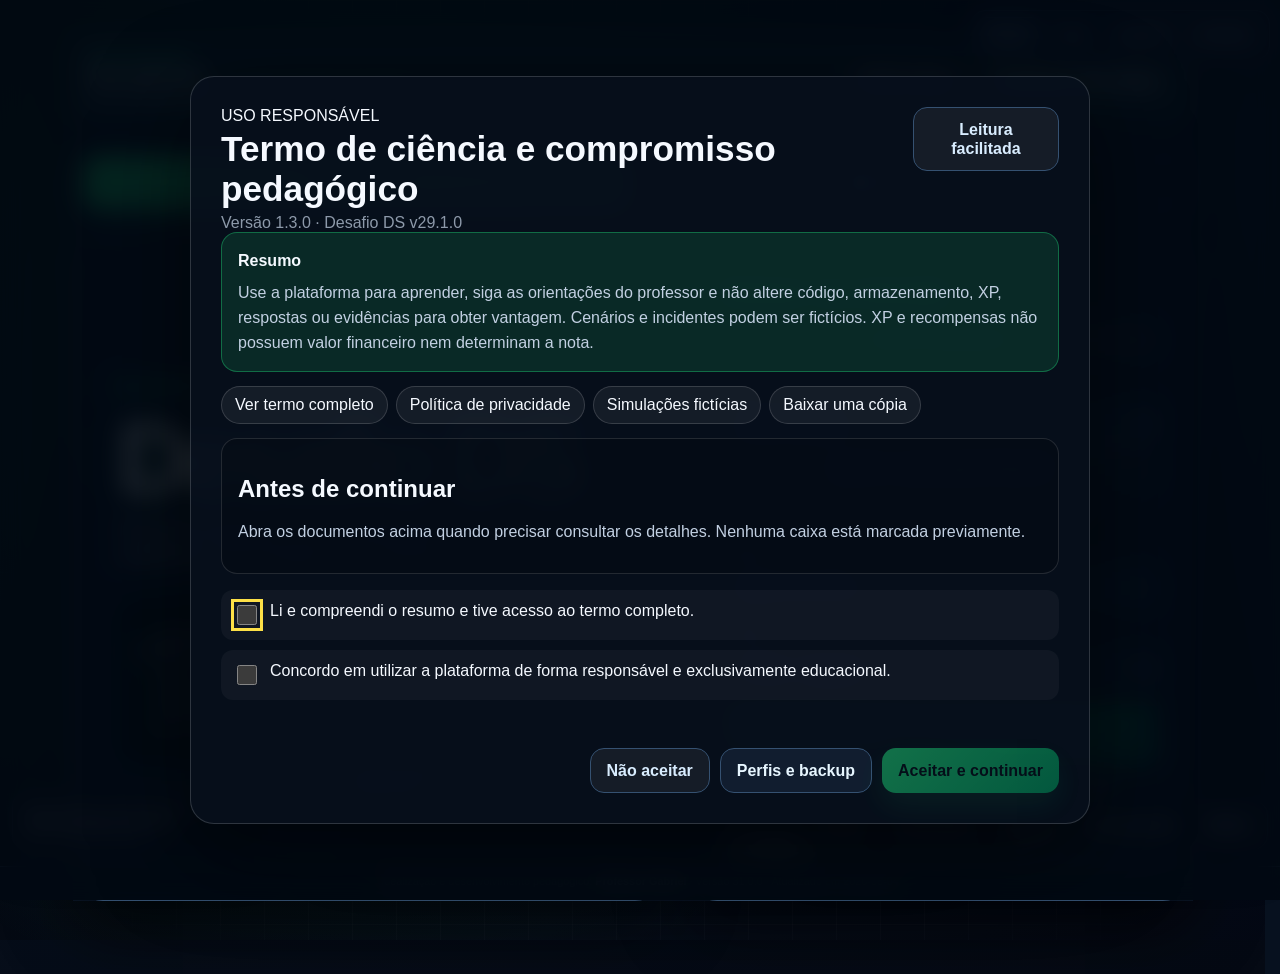
<file: desafio-ds-v31.0 up/index.html>
<!DOCTYPE html>
<html lang="pt-BR">
<head>
  <meta charset="UTF-8" />
  <meta name="viewport" content="width=device-width, initial-scale=1.0" />
  <meta http-equiv="Content-Security-Policy" content="default-src 'self'; script-src 'self'; script-src-attr 'none'; style-src 'self' 'unsafe-inline'; img-src 'self' data:; media-src 'self'; connect-src 'none'; font-src 'self'; frame-src 'self' data: blob:; worker-src 'self'; object-src 'none'; base-uri 'none'; form-action 'none'; frame-ancestors 'none';" />
  <meta name="referrer" content="no-referrer" />
  <title>Desafio DS — Segurança, Diagnóstico e Modo Guiado</title>
  <meta name="theme-color" content="#07111f" />
  <meta name="description" content="Desafio gamificado e Modo Guiado para aulas de Desenvolvimento de Sistemas." />
  <link rel="stylesheet" href="css/style.css?v=31.0" />
  <link rel="manifest" href="manifest.webmanifest" />
</head>
<body class="class-ds1">
  <nav class="theme-dock" aria-label="Aparência e acessibilidade">
    <button class="theme-btn" type="button" data-theme="dark" aria-pressed="false" title="Usar tema escuro">Escuro</button>
    <button class="theme-btn" type="button" data-theme="light" aria-pressed="false" title="Usar tema claro">Claro</button>
    <button class="theme-btn" type="button" data-theme="system" aria-pressed="false" title="Seguir tema do aparelho">Aparelho</button>
    <button id="contrastToggle" class="theme-btn" type="button" aria-pressed="false" title="Ativar contraste elevado">Contraste</button>
  </nav>
  <main id="startScreen" class="screen screen-start active">
    <div class="start-bg" aria-hidden="true"></div>
    <section class="start-card">
      <div class="experience-switch" role="tablist" aria-label="Escolha o modo de uso">
        <button id="experienceChallengeBtn" class="experience-tab active" type="button" role="tab" aria-selected="true">🎮 Desafio DS</button>
        <button id="experienceGuidedBtn" class="experience-tab" type="button" role="tab" aria-selected="false">🧭 Modo Guiado</button>
      </div>
      <div class="start-left">
        <div class="terminal-label"><span class="pulse-dot"></span> SISTEMA DE MISSÃO</div>
        <h1>Desafio DS</h1>
        <p class="start-subtitle">Responda perguntas, conclua laboratórios e descubra quais habilidades de tecnologia você já domina.</p>
        <div class="mini-terminal" aria-label="Resumo da missão">
          <p><span>&gt;</span> escolha o modo e solicite uma autorização EduAuth temporária</p>
          <p><span>&gt;</span> acertos rápidos carregam power-up</p>
          <p><span>&gt;</span> laboratórios concluídos dão bônus</p>
          <p><span>&gt;</span> ao final, envie o comprovante no Classroom</p>
        </div>
      </div>
      <form id="startForm" class="start-form" autocomplete="off">
        <h2>Entrar na missão</h2>
        <div id="modeBadge" class="mode-badge locked">Modo bloqueado</div>
        <label for="modeSelect">Modo solicitado</label>
        <select id="modeSelect" name="modeSelect"><option value="desafio">Modo Desafio</option><option value="prova">Modo Prova</option><option value="professor">Auditoria do professor</option></select>
        <input id="modePassword" name="modePassword" type="hidden" />
        <button id="unlockModeBtn" class="btn secondary full" type="button">Solicitar autorização EduAuth</button>
        <p id="modeUnlockStatus" class="mode-status">A autorização é temporária e vinculada ao modo, turma e horário.</p>
        <div id="moduleSelectWrap" class="module-select-wrap hidden">
          <label for="moduleSelect">Módulo da missão</label>
          <select id="moduleSelect" name="moduleSelect">
            <option value="__all__">Desafio geral — todas as áreas</option>
          </select>
          <p class="module-help">Você pode jogar o diagnóstico geral ou focar em uma área específica.</p>
        </div>
        <fieldset id="playStyleWrap" class="play-style-wrap hidden">
          <legend>Como você quer realizar?</legend>
          <label class="play-style-card selected" data-style-card="competitivo">
            <input type="radio" name="playStyle" value="competitivo" checked />
            <span class="play-style-icon">🏆</span>
            <span><strong>Competitivo</strong><small>5 vidas, tempo, XP, combo, cartas e ranking. Ao perder, você pode migrar para o diagnóstico completo.</small></span>
          </label>
          <label class="play-style-card" data-style-card="diagnostico">
            <input type="radio" name="playStyle" value="diagnostico" />
            <span class="play-style-icon">🧭</span>
            <span><strong>Diagnóstico completo</strong><small>Sem eliminação por tempo ou vidas. O foco é concluir todas as áreas e receber um relatório pedagógico, sem XP competitivo.</small></span>
          </label>
        </fieldset>
        <label for="playerName">Nome do jogador</label>
        <input id="playerName" name="playerName" required maxlength="80" placeholder="Digite seu nome" />
        <label for="playerClass">Turma</label>
        <select id="playerClass" name="playerClass" required>
          <option value="1DS">1º DS — Manhã</option>
          <option value="2DS">2º DS — Manhã</option>
          <option value="3DS">3º DS — Manhã</option>
          <option value="2DS Noite">2º DS — Noite</option>
        </select>
        <div class="class-color-preview" aria-hidden="true"></div>
        <button id="startBtn" class="btn primary full" type="submit" disabled>Iniciar Missão</button>
        <p class="start-note">Conteúdo educacional autoral. A tentativa usa uma identificação visual discreta e registra apenas eventos necessários à atividade.</p>
        <details class="assessment-brief"><summary>Como funciona a avaliação e o diagnóstico?</summary><p>A leitura considera respostas, dificuldade, evidências e cobertura das áreas. XP, vidas, cartas e recompensas pertencem somente à gamificação e não determinam a nota. Resultados com amostra insuficiente não recebem nível, cargo ou indicação profissional.</p></details>
        <section id="teacherPanel" class="teacher-panel hidden" aria-live="polite"></section>
      </form>

      <form id="guidedStartForm" class="start-form guided-start-form hidden" autocomplete="off">
        <div class="guided-kicker">MODO GUIADO</div>
        <h2>Entrar nas aulas</h2>
        <p class="guided-entry-help">Informe seu nome, selecione a turma e a disciplina. As aulas aparecem na sequência, mas cada uma exige o código curto fornecido pelo professor.</p>
        <label for="guidedPlayerName">Nome do estudante</label>
        <input id="guidedPlayerName" required maxlength="80" placeholder="Digite seu nome completo" />
        <label for="guidedPlayerClass">Turma</label>
        <select id="guidedPlayerClass" required>
          <option value="1DS">1º DS — Manhã — A</option>
          <option value="2DS">2º DS — Manhã — A</option>
          <option value="3DS">3º DS — Manhã — C</option>
          <option value="2DS Noite">Técnico Subsequente — 2º Semestre — Noite — A</option>
        </select>
        <label for="guidedDiscipline">Disciplina</label>
        <select id="guidedDiscipline" required></select>

        <details class="guided-support-details">
          <summary>Recursos de acessibilidade e apoio (opcional)</summary>
          <label class="guided-check"><input id="guidedSupportEnabled" type="checkbox" /> Ativar recursos de apoio nesta sessão</label>
          <div id="guidedSupportOptions" class="guided-support-options hidden">
            <p>Selecione o que ajuda você a aprender melhor:</p>
            <label class="guided-check"><input type="checkbox" name="guidedSupport" value="focus" /> Uma etapa por vez e menos distrações</label>
            <label class="guided-check"><input type="checkbox" name="guidedSupport" value="reading" /> Textos menores, exemplos e glossário</label>
            <label class="guided-check"><input type="checkbox" name="guidedSupport" value="vision" /> Fonte maior e contraste reforçado</label>
            <label class="guided-check"><input type="checkbox" name="guidedSupport" value="pace" /> Mais dicas e explicações passo a passo</label>
            <label class="guided-check"><input type="checkbox" name="guidedSupport" value="advanced" /> Desafios de aprofundamento</label>
            <label for="guidedSupportTeacher">Professor de apoio (quando houver)</label>
            <input id="guidedSupportTeacher" maxlength="80" placeholder="Nome do professor de apoio" />
            <label for="guidedSupportNote">Observação de apoio (opcional)</label>
            <textarea id="guidedSupportNote" maxlength="240" placeholder="Ex.: preciso de instruções mais curtas ou de mais tempo para leitura."></textarea>
          </div>
        </details>
        <button id="guidedEnterBtn" class="btn primary full" type="submit">Ver aulas disponíveis</button>
        <p class="start-note">Use um perfil local protegido para continuar depois, exportar backup, trocar de usuário ou apagar somente seus próprios dados. Não informe diagnósticos ou dados de saúde desnecessários.</p>
      </form>
    </section>
  </main>

  <main id="gameScreen" class="screen screen-game" aria-live="polite">
    <header class="hud">
      <div class="hud-brand">
        <div class="brand-mark"><span>DS</span></div>
        <div>
          <strong>Desafio DS</strong>
          <span id="playerHud">Jogador</span>
          <small id="modeHud" class="mode-hud">Modo</small>
        </div>
        <button id="switchExperienceBtn" class="btn ghost hud-switch-btn" type="button" title="Voltar ao início e escolher outro modo">Trocar modo</button>
      </div>
      <div class="hud-score">
        <span id="scoreHudLabel">Pontuação XP</span>
        <strong id="scoreHud">0</strong>
        <div class="score-bar"><i id="scoreBar"></i></div>
      </div>
      <div class="hud-status">
        <div class="hud-pill"><span>Vidas</span><b id="livesHud" class="hearts">♥ ♥ ♥ ♥ ♥</b></div>
        <div class="hud-pill"><span>Dicas</span><b id="hintsHud">5</b></div>
        <div class="hud-pill"><span>Pulos</span><b id="skipsHud">0/5</b></div>
        <div class="hud-pill"><span>Combo</span><b id="comboHud">0x</b></div>
      </div>
      <div class="hud-power">
        <div class="power-head"><span>Power-up</span><div class="power-actions"><button id="xpLedgerBtn" class="btn tiny ghost" type="button">Extrato XP</button><button id="extraCardBtn" class="btn tiny secondary" type="button">Carta extra ×1</button><button id="activatePowerBtn" class="btn tiny" disabled>Ativar</button></div></div>
        <div class="power-bar"><i id="powerBar"></i></div>
        <small id="powerStatus">Carregando...</small>
      </div>
    </header>

    <section class="mission-grid">
      <article class="mission-panel">
        <div class="question-head">
          <div>
            <div class="tags"><span id="areaTag" class="tag">Área</span><span id="typeTag" class="tag muted-tag">Tipo</span><span id="difficultyTag" class="tag difficulty-tag">Nível</span><span id="skillTag" class="tag skill-tag">Habilidade</span></div>
            <h2 id="questionTitle">Carregando missão...</h2>
            <p id="questionDesc"></p>
          </div>
          <div class="timer-box"><span id="timerLabel">Tempo recomendado</span><strong id="timerHud">00:00</strong></div>
        </div>
        <div id="questionBody" class="question-body"></div>
        <div id="feedback" class="feedback hidden"></div>
        <footer class="question-actions">
          <button id="hintBtn" class="btn secondary" type="button">Usar dica</button>
          <button id="reportBugBtn" class="btn ghost" type="button">Informar bug</button>
          <button id="skipLabBtn" class="btn ghost hidden" type="button">Pular</button>
          <button id="checkBtn" class="btn primary" type="button">Confirmar</button>
          <button id="nextBtn" class="btn primary hidden" type="button">Continuar</button>
        </footer>
      </article>

      <button id="sideToggle" class="side-toggle btn ghost" type="button" aria-expanded="false" aria-controls="sidePanel">Detalhes da missão</button>
      <aside id="sidePanel" class="side-panel" aria-label="Detalhes da missão">
        <section class="side-card">
          <h3>Progresso</h3>
          <div class="progress-line"><i id="missionProgress"></i></div>
          <p id="progressText">0/0 fases</p>
        </section>
        <section class="side-card log-card">
          <h3>Eventos</h3>
          <div id="eventLog" class="event-log"></div>
        </section>
        <section class="side-card">
          <h3>Área atual</h3>
          <p id="areaHint">A missão muda o visual conforme o assunto.</p>
        </section>
      </aside>
    </section>
    <div id="sessionWatermark" class="session-watermark" aria-hidden="true"></div>
  </main>

  <main id="resultScreen" class="screen screen-result">
    <section class="result-card">
      <div class="result-head">
        <div>
          <div class="terminal-label"><span class="pulse-dot"></span> RELATÓRIO FINAL</div>
          <h1 id="resultTitle">Missão finalizada</h1>
          <p id="resultMessage"></p>
        </div>
        <div class="final-score"><span>Pontuação</span><strong id="finalScore">0</strong></div>
      </div>
      <section id="resultModeNotice" class="result-mode-notice" aria-live="polite"></section>
      <div id="resultStats" class="result-stats"></div>
      <h2>Desempenho por área</h2>
      <div id="areaReport" class="area-report"></div>
      <section id="proficiencyOverview" class="proficiency-overview" aria-label="Síntese de proficiência"></section>
      <section id="competencyReport" class="competency-report" aria-label="Proficiência por trilha e tecnologia"></section>
      <section id="learningReport" class="learning-report" aria-label="Diagnóstico por dificuldade e habilidade"></section>
      <section id="achievementPanel" class="achievement-panel" aria-live="polite"></section>
      <section id="rewardGames" class="reward-games hidden" aria-live="polite"></section>
      <h2>Comprovante para entrega</h2>
      <p class="token-info">Copie o comprovante abaixo ou baixe o arquivo e envie na atividade do Classroom. Em um site estático, ele serve como registro da tentativa, não como assinatura antifraude.</p>
      <div class="result-scroll-reminder">⬇ Baixe o comprovante/resultado e anexe na atividade. Em telas menores, role até o final para ver todos os botões.</div>
      <textarea id="tokenBox" class="token-box" readonly></textarea>
      <pre id="tokenPrintBox" class="token-print-box" aria-hidden="true"></pre>
      <div class="result-actions">
        <button id="copyTokenBtn" class="btn primary" type="button">Copiar comprovante</button>
        <button id="downloadResultBtn" class="btn secondary" type="button">Baixar comprovante .TXT</button>
        <button id="printResultBtn" class="btn secondary" type="button">Baixar PDF resultado</button>
        <button id="openClassroomResultBtn" class="btn secondary" type="button">Abrir Classroom</button>
        <button id="restartBtn" class="btn ghost" type="button">Reiniciar diagnóstico</button>
        <button id="resultHubBtn" class="btn ghost" type="button">Escolher outro modo</button>
      </div>
      <section class="result-delivery-hub">
        <h2>Central de conclusão e entrega</h2>
        <p>Baixe o resultado, localize o arquivo e abra a atividade correta. A plataforma não confirma a entrega sem integração oficial com o Classroom.</p>
        <div class="guided-delivery-status"><span id="resultExportStatus">Resultado ainda não exportado</span><span id="resultClassroomStatus">Classroom ainda não aberto</span></div>
        <button id="resultDeliveryHelpBtn" class="btn ghost" type="button">Ver ajuda de entrega</button>
      </section>
    </section>
  </main>


  <main id="guidedCatalogScreen" class="screen guided-screen guided-catalog-screen" aria-live="polite">
    <header class="guided-topbar">
      <div class="guided-brand">
        <div class="brand-mark"><span>DS</span></div>
        <div><strong>Modo Guiado</strong><span id="guidedCatalogIdentity">Estudante</span></div>
      </div>
      <div class="guided-top-actions">
        <button id="guidedToChallengeBtn" class="btn secondary" type="button">Ir para Desafio DS</button>
        <button id="guidedTeacherPanelBtn" class="btn ghost" type="button">Auditoria / manutenção</button>
        <button id="guidedChangeProfileBtn" class="btn ghost" type="button">Perfis, turma e dados</button>
        <button id="guidedLockProfileBtn" class="btn ghost" type="button">Salvar, sair e bloquear</button>
      </div>
    </header>
    <section class="guided-catalog-shell">
      <div class="guided-catalog-head">
        <div>
          <span class="guided-kicker">TRILHA DA DISCIPLINA</span>
          <h1 id="guidedCatalogTitle">Minhas aulas</h1>
          <p id="guidedCatalogDescription"></p>
        </div>
        <div class="guided-summary-card">
          <span>Progresso geral</span>
          <strong id="guidedOverallProgress">0%</strong>
          <div class="guided-progress-track"><i id="guidedOverallProgressBar"></i></div>
        </div>
      </div>
      <section class="guided-session-dashboard" aria-label="Resumo da trilha e da sessão">
        <div class="guided-session-dashboard-head">
          <div>
            <span class="guided-kicker">PAINEL DA TRILHA</span>
            <h2>Seu progresso, tempo e integrações</h2>
            <p>Veja o que já foi realizado, continue de onde parou e gere um relatório consolidado da disciplina.</p>
          </div>
          <div class="guided-session-dashboard-actions">
            <button id="guidedHowItWorksBtn" class="btn ghost" type="button">Como realizar as aulas</button>
            <button id="guidedSessionHtmlBtn" class="btn ghost" type="button">Baixar relatório HTML</button>
            <button id="guidedSessionJsonBtn" class="btn secondary" type="button">Baixar dados JSON</button>
            <button id="guidedSessionPdfBtn" class="btn primary" type="button">Gerar relatório PDF</button>
          </div>
        </div>
        <div class="guided-session-metrics">
          <article><span>Aulas concluídas</span><strong id="guidedSessionCompleted">0/0</strong><small>da disciplina selecionada</small></article>
          <article><span>Tempo ativo</span><strong id="guidedSessionActiveTotal">0 min</strong><small>somado em todas as aulas</small></article>
          <article><span>Evidências válidas</span><strong id="guidedSessionEvidence">0/0</strong><small>válidas / únicas registradas</small></article><article><span>Arquivos exportados</span><strong id="guidedSessionExports">0</strong><small>PDF, HTML e JSON gerados</small></article>
          <article><span>Horário escolar</span><strong id="guidedScheduleSummary">Consultando…</strong><small id="guidedScheduleDetail">America/Sao_Paulo</small></article>
        </div>
        <div class="guided-ecosystem-overview">
          <div><span class="guided-kicker">ECOSSISTEMA DE APRENDIZAGEM</span><h3>Por que estas plataformas aparecem nesta disciplina?</h3><p>Cada ferramenta é associada somente às aulas em que contribui para o objetivo, a prática ou a evidência.</p></div>
          <div id="guidedEcosystemOverview" class="guided-ecosystem-overview-list"></div>
        </div>
      </section>
      <div id="guidedResumeBanner" class="guided-resume-banner hidden"></div>
      <div id="guidedLessonList" class="guided-lesson-list"></div>
    </section>
  </main>

  <main id="guidedLessonScreen" class="screen guided-screen guided-lesson-screen" aria-live="polite">
    <header class="guided-lesson-header">
      <div class="guided-lesson-nav"><button id="guidedBackToCatalogBtn" class="btn ghost" type="button">← Minhas aulas</button><button id="guidedLessonHubBtn" class="btn ghost" type="button">Trocar modo</button></div>
      <div class="guided-lesson-identity">
        <strong id="guidedLessonTitle">Aula</strong>
        <span id="guidedLessonMeta"></span>
      </div>
      <div class="guided-session-indicators">
        <span id="guidedActiveTime">Ativo 00:00</span>
        <span id="guidedStepIndicator">Etapa 1/10</span>
        <button id="guidedSupportMenuBtn" class="btn tiny" type="button">Apoio</button>
      </div>
    </header>
    <div class="guided-lesson-progress"><i id="guidedLessonProgressBar"></i></div>
    <section class="guided-lesson-layout">
      <article class="guided-content-card">
        <div id="guidedStepContent" class="guided-step-content"></div>
        <div id="guidedStepFeedback" class="guided-step-feedback hidden"></div>
        <footer class="guided-step-actions">
          <button id="guidedPrevStepBtn" class="btn ghost" type="button">Voltar</button>
          <button id="guidedExtraBtn" class="btn secondary" type="button">Explicação extra</button>
          <button id="guidedTeacherReleaseBtn" class="btn ghost" type="button">Liberação do professor</button>
          <button id="guidedNextStepBtn" class="btn primary" type="button">Continuar</button>
        </footer>
      </article>
      <aside class="guided-side-panel">
        <section class="guided-side-card">
          <h3>Roteiro</h3>
          <ol id="guidedStepList" class="guided-step-list"></ol>
        </section>
        <section class="guided-side-card">
          <h3>Sessão</h3>
          <p id="guidedSessionStatus">Em andamento</p>
          <p id="guidedIdleCount">Ocorrências de inatividade: 0/4</p>
          <button id="guidedQuickSessionPdfBtn" class="btn tiny secondary full" type="button">Relatório da sessão</button>
        </section>
        <section class="guided-side-card">
          <h3>Ferramentas da aula</h3>
          <div id="guidedToolShortcuts" class="guided-tool-shortcuts"></div>
        </section>
      </aside>
    </section>
    <div id="guidedWatermark" class="session-watermark" aria-hidden="true"></div>
  </main>

  <div id="guidedUnlockModal" class="modal-overlay hidden" role="dialog" aria-modal="true" aria-labelledby="guidedUnlockTitle">
    <div class="modal-card guided-modal-card">
      <h2 id="guidedUnlockTitle">Liberar aula</h2>
      <p id="guidedUnlockDescription">A senha da aula não é fixa. O professor gera a senha atual no Painel EduAuth privado, escolhendo turma, disciplina e aula.</p>
      <input id="guidedLessonCode" type="hidden" />
      <p id="guidedUnlockStatus" class="mode-status"></p>
      <div class="modal-actions">
        <button id="guidedUnlockCancelBtn" class="btn ghost" type="button">Cancelar</button>
        <button id="guidedUnlockConfirmBtn" class="btn primary" type="button">Gerar código-base para o professor</button>
      </div>
    </div>
  </div>

  <div id="guidedExtraModal" class="modal-overlay hidden" role="dialog" aria-modal="true" aria-labelledby="guidedExtraTitle">
    <div class="modal-card guided-extra-modal-card">
      <div class="guided-extra-head">
        <div><span class="guided-kicker">ENTENDA DE OUTRO JEITO</span><h2 id="guidedExtraTitle">Explicações extras</h2></div>
        <button id="guidedExtraCloseBtn" class="btn ghost" type="button">Fechar</button>
      </div>
      <div id="guidedExtraOptions" class="guided-extra-options"></div>
      <div id="guidedExtraContent" class="guided-extra-content">Escolha uma opção para abrir somente a explicação desejada.</div>
    </div>
  </div>

  <div id="guidedTeacherModal" class="modal-overlay hidden" role="dialog" aria-modal="true" aria-labelledby="guidedTeacherTitle">
    <div class="modal-card guided-modal-card">
      <h2 id="guidedTeacherTitle">Ação do professor</h2>
      <p>O EduAuth gera uma autorização limitada ao painel ou à conclusão antecipada. A ação ficará registrada.</p>
      <label for="guidedTeacherName">Professor</label>
      <input id="guidedTeacherName" maxlength="80" placeholder="Identificação do professor" />
      <input id="guidedTeacherPassword" type="hidden" />
      <label for="guidedTeacherReason">Motivo</label>
      <select id="guidedTeacherReason">
        <option value="dominio">Domínio demonstrado</option>
        <option value="iniciada">Atividade iniciada anteriormente</option>
        <option value="tecnico">Problema técnico ou troca de equipamento</option>
        <option value="adaptacao">Adaptação ou necessidade educacional</option>
        <option value="evento">Evento ou organização escolar</option>
        <option value="grupo">Atividade realizada em grupo</option>
        <option value="plataforma">Erro da plataforma</option>
        <option value="outro">Outro motivo</option>
      </select>
      <label for="guidedTeacherNote">Observação</label>
      <textarea id="guidedTeacherNote" maxlength="400" placeholder="Descreva brevemente a autorização ou o objetivo do acesso."></textarea>
      <p id="guidedTeacherStatus" class="mode-status"></p>
      <div class="modal-actions">
        <button id="guidedTeacherCancelBtn" class="btn ghost" type="button">Cancelar</button>
        <button id="guidedTeacherConfirmBtn" class="btn primary" type="button">Confirmar ação</button>
      </div>
    </div>
  </div>

  <div id="guidedSupportDrawer" class="guided-support-drawer hidden" aria-live="polite">
    <div class="guided-support-drawer-head"><strong>Preferências de apoio</strong><button id="guidedSupportDrawerClose" class="btn tiny" type="button">Fechar</button></div>
    <label class="guided-check"><input id="guidedFontLarge" type="checkbox" /> Fonte ampliada</label>
    <label class="guided-check"><input id="guidedFocusMode" type="checkbox" /> Uma etapa por vez</label>
    <label class="guided-check"><input id="guidedReducedMotion" type="checkbox" /> Reduzir animações</label>
    <label class="guided-check"><input id="guidedDetailedDefault" type="checkbox" /> Priorizar explicações detalhadas</label>
  </div>

  <div id="guidedIdleOverlay" class="guided-idle-overlay hidden" role="alertdialog" aria-modal="true">
    <div class="guided-idle-card">
      <span class="guided-kicker">ATENÇÃO À SESSÃO</span>
      <h2 id="guidedIdleTitle">Você está entrando no modo ocioso</h2>
      <p id="guidedIdleMessage">Realize uma ação para continuar.</p>
      <button id="guidedIdleContinueBtn" class="btn primary" type="button">Continuar atividade</button>
    </div>
  </div>


  <div id="competitiveExitModal" class="modal-overlay hidden" role="dialog" aria-modal="true" aria-labelledby="competitiveExitTitle">
    <div class="modal-card competitive-exit-card">
      <span class="modal-kicker">MODO COMPETITIVO</span>
      <h2 id="competitiveExitTitle">Sua rodada competitiva terminou</h2>
      <p id="competitiveExitMessage">Você ficou sem vidas ou o tempo recomendado terminou.</p>
      <div class="competitive-choice-grid">
        <button id="continueDiagnosticBtn" class="competitive-choice continue" type="button"><strong>Continuar o diagnóstico</strong><span>Conclua todas as perguntas e receba o relatório pedagógico. XP, ranking e cargo competitivo serão desativados.</span></button>
        <button id="endCompetitiveBtn" class="competitive-choice restart" type="button"><strong>Encerrar competitivo</strong><span>Gere o relatório parcial desta tentativa e depois reinicie uma nova rodada.</span></button>
      </div>
    </div>
  </div>

  <div id="extraCardModal" class="modal-overlay hidden" role="dialog" aria-modal="true" aria-labelledby="extraCardTitle">
    <div class="modal-card extra-card-modal-card">
      <span class="modal-kicker">CARTA CORINGA</span>
      <h2 id="extraCardTitle">Escolha um benefício</h2>
      <p>Você possui uma carta extra por tentativa. Ela pode ser utilizada uma única vez.</p>
      <div class="extra-card-options">
        <button type="button" data-card-action="tempo"><strong>+60 segundos</strong><span>Amplia o tempo da pergunta atual.</span></button>
        <button type="button" data-card-action="escudo"><strong>Escudo</strong><span>Protege uma vida no próximo erro.</span></button>
        <button type="button" data-card-action="eliminar"><strong>Eliminar opções</strong><span>Remove até duas alternativas incorretas.</span></button>
      </div>
      <button id="extraCardCancelBtn" class="btn ghost full" type="button">Guardar para depois</button>
    </div>
  </div>

  <div id="bugModal" class="modal-overlay hidden" role="dialog" aria-modal="true" aria-labelledby="bugModalTitle">
    <div class="modal-card">
      <h2 id="bugModalTitle">Informar problema nesta fase</h2>
      <p>Descreva rapidamente o que aconteceu. O registro será anexado ao resultado final.</p>
      <label for="bugType">Tipo de problema</label>
      <select id="bugType" class="bug-type">
        <option value="erro_pergunta">Erro na pergunta ou gabarito</option>
        <option value="travamento">Jogo travou / não consigo continuar</option>
        <option value="botao">Botão não funcionou</option>
        <option value="laboratorio">Laboratório com problema</option>
        <option value="layout">Problema visual / tela cortada</option>
        <option value="outro">Outro problema</option>
      </select>
      <textarea id="bugText" class="bug-text" maxlength="600" placeholder="Ex.: a pergunta travou, não consegui mover o item, o botão não funcionou..."></textarea>
      <div class="modal-actions">
        <button id="cancelBugBtn" class="btn ghost" type="button">Cancelar</button>
        <button id="saveBugBtn" class="btn primary" type="button">Registrar bug</button>
        <button id="finishByBugBtn" class="btn danger" type="button">Encerrar por bug</button>
      </div>
    </div>
  </div>

  <div id="rescueModal" class="modal-overlay hidden" role="dialog" aria-modal="true" aria-labelledby="rescueModalTitle">
    <div class="modal-card rescue-card">
      <h2 id="rescueModalTitle">Solicite auxílio do professor</h2>
      <p>Foram detectados alertas de integridade no Modo Prova. O professor pode liberar a continuação com uma autorização individual EduAuth.</p>
      <label for="rescueTeacherName">Identificação do professor</label>
      <input id="rescueTeacherName" type="text" autocomplete="off" maxlength="80" placeholder="Nome ou identificação do professor" />
      <label for="rescueReason">Justificativa da liberação</label>
      <textarea id="rescueReason" class="bug-text rescue-reason" maxlength="500" placeholder="Explique por que a prova foi liberada. Ex.: erro de navegador, problema no teclado, troca de equipamento..."></textarea>
      <input id="rescuePassword" type="hidden" />
      <p id="rescueStatus" class="mode-status"></p>
      <div class="modal-actions">
        <button id="confirmRescueBtn" class="btn primary" type="button">Solicitar autorização EduAuth</button>
        <button id="forceFinishBtn" class="btn danger" type="button">Encerrar prova</button>
      </div>
    </div>
  </div>


  <div id="levelTransition" class="level-transition hidden" aria-live="polite" aria-atomic="true">
    <div class="level-transition-card">
      <span id="levelTransitionKicker">NOVA FASE</span>
      <strong id="levelTransitionTitle">Nível 2</strong>
      <p id="levelTransitionMessage">Os desafios agora exigem mais análise.</p>
      <div class="level-transition-bar"><i></i></div>
    </div>
  </div>

  <div id="securityOverlay" class="security-overlay hidden">
    <div>
      <strong>⚠ ALERTA DE INTEGRIDADE</strong>
      <p id="securityMessage">O evento foi registrado para conferência.</p>
      <span id="securityCount" class="security-count">1/4</span>
    </div>
  </div>

  <script src="js/eduauth/qrcode-browser.js?v=31.0"></script>
  <script src="js/eduauth/config.js?v=31.0"></script>
  <script src="js/eduauth/core.js?v=31.0"></script>
  <script src="js/sanitize.js?v=31.0"></script>
  <script src="js/profile-store.js?v=31.0"></script>
  <script src="js/permissions.js?v=31.0"></script>
  <script src="js/terms.js?v=31.0"></script>
  <script src="js/eduauth/ui.js?v=31.0"></script>
  <script src="js/schedule.js?v=31.0"></script>
  <script src="js/platform-shell.js?v=31.0"></script>
  <script src="js/classroom.js?v=31.0"></script>
  <script src="js/release-notice.js?v=31.0"></script>
  <script src="js/config.js?v=31.0"></script>
  <script src="js/random.js?v=31.0"></script>
  <script src="js/assessment.js?v=31.0"></script>
  <script src="js/proficiency.js?v=31.0"></script>
  <script src="js/bank-manifest.js?v=31.0"></script>
  <script src="js/questions.js?v=31.0"></script>
  <script src="js/crypto.js?v=31.0"></script>
  <script src="js/xp-ledger.js?v=31.0"></script>
  <script src="js/security.js?v=31.0"></script>
  <script src="js/labs.js?v=31.0"></script>
  <script src="js/app.js?v=31.0"></script>
  <script src="js/guided-data.js?v=31.0"></script>
  <script src="js/code-resources.js?v=31.0"></script>
  <script src="js/ecosystem.js?v=31.0"></script>
  <script src="js/code-center.js?v=31.0"></script>
  <script src="js/guided-session-report.js?v=31.0"></script>
  <script src="js/guided.js?v=31.0"></script>
  <script src="js/extras.js?v=31.0"></script>
  <script src="js/offline.js?v=31.0"></script>
  <div id="powerToast" class="power-toast hidden">POWER-UP DISPONÍVEL</div>
</body>
</html>
</file>
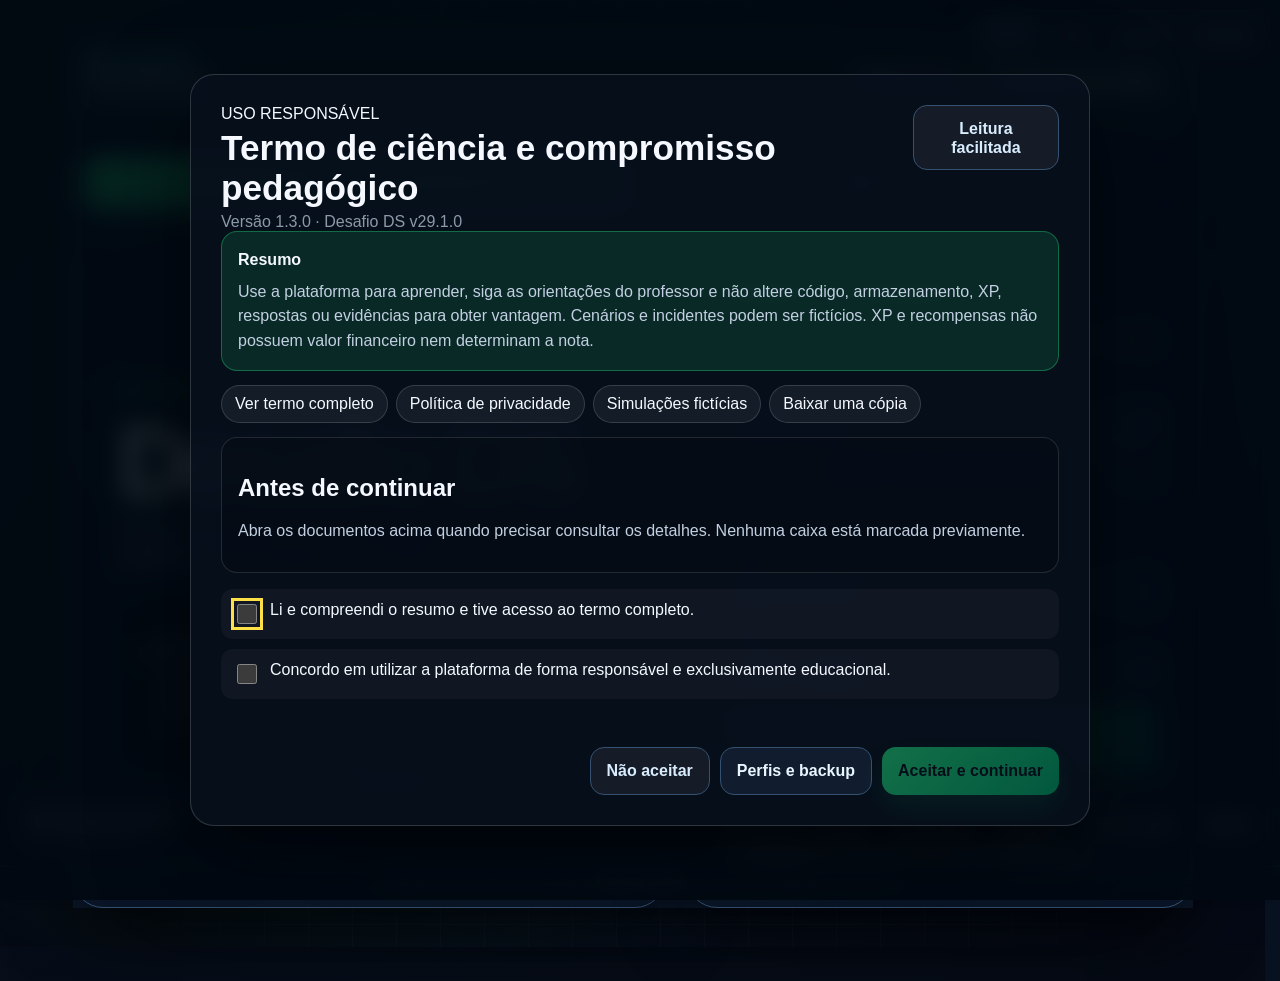
<file: desafio-ds-v32.0/index.html>
<!DOCTYPE html>
<html lang="pt-BR">
<head>
  <meta charset="UTF-8" />
  <meta name="viewport" content="width=device-width, initial-scale=1.0" />
  <meta http-equiv="Content-Security-Policy" content="default-src 'self'; script-src 'self'; script-src-attr 'none'; style-src 'self' 'unsafe-inline'; img-src 'self' data:; media-src 'self'; connect-src 'none'; font-src 'self'; frame-src 'self' data: blob:; worker-src 'self'; object-src 'none'; base-uri 'none'; form-action 'none'; frame-ancestors 'none';" />
  <meta name="referrer" content="no-referrer" />
  <title>Desafio DS — Segurança, Diagnóstico e Modo Guiado</title>
  <meta name="theme-color" content="#07111f" />
  <meta name="description" content="Desafio gamificado e Modo Guiado para aulas de Desenvolvimento de Sistemas." />
  <link rel="stylesheet" href="css/style.css?v=32.0" />
  <link rel="manifest" href="manifest.webmanifest" />
</head>
<body class="class-ds1">
  <nav class="theme-dock" aria-label="Aparência e acessibilidade">
    <button class="theme-btn" type="button" data-theme="dark" aria-pressed="false" title="Usar tema escuro">Escuro</button>
    <button class="theme-btn" type="button" data-theme="light" aria-pressed="false" title="Usar tema claro">Claro</button>
    <button class="theme-btn" type="button" data-theme="system" aria-pressed="false" title="Seguir tema do aparelho">Aparelho</button>
    <button id="contrastToggle" class="theme-btn" type="button" aria-pressed="false" title="Ativar contraste elevado">Contraste</button>
  </nav>
  <main id="startScreen" class="screen screen-start active">
    <div class="start-bg" aria-hidden="true"></div>
    <section class="start-card">
      <div class="experience-switch" role="tablist" aria-label="Escolha o modo de uso">
        <button id="experienceChallengeBtn" class="experience-tab active" type="button" role="tab" aria-selected="true">🎮 Desafio DS</button>
        <button id="experienceGuidedBtn" class="experience-tab" type="button" role="tab" aria-selected="false">🧭 Modo Guiado</button>
      </div>
      <div class="start-left">
        <div class="terminal-label"><span class="pulse-dot"></span> SISTEMA DE MISSÃO</div>
        <h1>Desafio DS</h1>
        <p class="start-subtitle">Responda perguntas, conclua laboratórios e descubra quais habilidades de tecnologia você já domina.</p>
        <div class="mini-terminal" aria-label="Resumo da missão">
          <p><span>&gt;</span> escolha o modo e solicite uma autorização EduAuth temporária</p>
          <p><span>&gt;</span> acertos rápidos carregam power-up</p>
          <p><span>&gt;</span> laboratórios concluídos dão bônus</p>
          <p><span>&gt;</span> ao final, envie o comprovante no Classroom</p>
        </div>
      </div>
      <form id="startForm" class="start-form" autocomplete="off">
        <h2>Entrar na missão</h2>
        <div id="modeBadge" class="mode-badge locked">Modo bloqueado</div>
        <label for="modeSelect">Modo solicitado</label>
        <select id="modeSelect" name="modeSelect"><option value="desafio">Modo Desafio</option><option value="prova">Modo Prova</option><option value="professor">Auditoria do professor</option></select>
        <input id="modePassword" name="modePassword" type="hidden" />
        <button id="unlockModeBtn" class="btn secondary full" type="button">Solicitar autorização EduAuth</button>
        <p id="modeUnlockStatus" class="mode-status">A autorização é temporária e vinculada ao modo, turma e horário.</p>
        <div id="moduleSelectWrap" class="module-select-wrap hidden">
          <label for="moduleSelect">Módulo da missão</label>
          <select id="moduleSelect" name="moduleSelect">
            <option value="__all__">Desafio geral — todas as áreas</option>
          </select>
          <p class="module-help">Você pode jogar o diagnóstico geral ou focar em uma área específica.</p>
        </div>
        <fieldset id="playStyleWrap" class="play-style-wrap hidden">
          <legend>Como você quer realizar?</legend>
          <label class="play-style-card selected" data-style-card="competitivo">
            <input type="radio" name="playStyle" value="competitivo" checked />
            <span class="play-style-icon">🏆</span>
            <span><strong>Competitivo</strong><small>5 vidas, tempo, XP, combo, cartas e ranking. Ao perder, você pode migrar para o diagnóstico completo.</small></span>
          </label>
          <label class="play-style-card" data-style-card="diagnostico">
            <input type="radio" name="playStyle" value="diagnostico" />
            <span class="play-style-icon">🧭</span>
            <span><strong>Diagnóstico completo</strong><small>Sem eliminação por tempo ou vidas. O foco é concluir todas as áreas e receber um relatório pedagógico, sem XP competitivo.</small></span>
          </label>
        </fieldset>
        <label for="playerName">Nome do jogador</label>
        <input id="playerName" name="playerName" required maxlength="80" placeholder="Digite seu nome" />
        <label for="playerClass">Turma</label>
        <select id="playerClass" name="playerClass" required>
          <option value="1DS">1º DS — Manhã</option>
          <option value="2DS">2º DS — Manhã</option>
          <option value="3DS">3º DS — Manhã</option>
          <option value="2DS Noite">2º DS — Noite</option>
        </select>
        <div class="class-color-preview" aria-hidden="true"></div>
        <button id="startBtn" class="btn primary full" type="submit" disabled>Iniciar Missão</button>
        <p class="start-note">Conteúdo educacional autoral. A tentativa usa uma identificação visual discreta e registra apenas eventos necessários à atividade.</p>
        <details class="assessment-brief"><summary>Como funciona a avaliação e o diagnóstico?</summary><p>A leitura considera respostas, dificuldade, evidências e cobertura das áreas. XP, vidas, cartas e recompensas pertencem somente à gamificação e não determinam a nota. Resultados com amostra insuficiente não recebem nível, cargo ou indicação profissional.</p></details>
        <section id="teacherPanel" class="teacher-panel hidden" aria-live="polite"></section>
      </form>

      <form id="guidedStartForm" class="start-form guided-start-form hidden" autocomplete="off">
        <div class="guided-kicker">MODO GUIADO</div>
        <h2>Entrar nas aulas</h2>
        <p class="guided-entry-help">Informe seu nome, selecione a turma e a disciplina. As aulas aparecem na sequência, mas cada uma exige o código curto fornecido pelo professor.</p>
        <label for="guidedPlayerName">Nome do estudante</label>
        <input id="guidedPlayerName" required maxlength="80" placeholder="Digite seu nome completo" />
        <label for="guidedPlayerClass">Turma</label>
        <select id="guidedPlayerClass" required>
          <option value="1DS">1º DS — Manhã — A</option>
          <option value="2DS">2º DS — Manhã — A</option>
          <option value="3DS">3º DS — Manhã — C</option>
          <option value="2DS Noite">Técnico Subsequente — 2º Semestre — Noite — A</option>
        </select>
        <label for="guidedDiscipline">Disciplina</label>
        <select id="guidedDiscipline" required></select>

        <details class="guided-support-details">
          <summary>Recursos de acessibilidade e apoio (opcional)</summary>
          <label class="guided-check"><input id="guidedSupportEnabled" type="checkbox" /> Ativar recursos de apoio nesta sessão</label>
          <div id="guidedSupportOptions" class="guided-support-options hidden">
            <p>Selecione o que ajuda você a aprender melhor:</p>
            <label class="guided-check"><input type="checkbox" name="guidedSupport" value="focus" /> Uma etapa por vez e menos distrações</label>
            <label class="guided-check"><input type="checkbox" name="guidedSupport" value="reading" /> Textos menores, exemplos e glossário</label>
            <label class="guided-check"><input type="checkbox" name="guidedSupport" value="vision" /> Fonte maior e contraste reforçado</label>
            <label class="guided-check"><input type="checkbox" name="guidedSupport" value="pace" /> Mais dicas e explicações passo a passo</label>
            <label class="guided-check"><input type="checkbox" name="guidedSupport" value="advanced" /> Desafios de aprofundamento</label>
            <label for="guidedSupportTeacher">Professor de apoio (quando houver)</label>
            <input id="guidedSupportTeacher" maxlength="80" placeholder="Nome do professor de apoio" />
            <label for="guidedSupportNote">Observação de apoio (opcional)</label>
            <textarea id="guidedSupportNote" maxlength="240" placeholder="Ex.: preciso de instruções mais curtas ou de mais tempo para leitura."></textarea>
          </div>
        </details>
        <button id="guidedEnterBtn" class="btn primary full" type="submit">Ver aulas disponíveis</button>
        <p class="start-note">Use um perfil local protegido para continuar depois, exportar backup, trocar de usuário ou apagar somente seus próprios dados. Não informe diagnósticos ou dados de saúde desnecessários.</p>
      </form>
    </section>
  </main>

  <main id="gameScreen" class="screen screen-game" aria-live="polite">
    <header class="hud">
      <div class="hud-brand">
        <div class="brand-mark"><span>DS</span></div>
        <div>
          <strong>Desafio DS</strong>
          <span id="playerHud">Jogador</span>
          <small id="modeHud" class="mode-hud">Modo</small>
        </div>
        <button id="switchExperienceBtn" class="btn ghost hud-switch-btn" type="button" title="Voltar ao início e escolher outro modo">Trocar modo</button>
      </div>
      <div class="hud-score">
        <span id="scoreHudLabel">Pontuação XP</span>
        <strong id="scoreHud">0</strong>
        <div class="score-bar"><i id="scoreBar"></i></div>
      </div>
      <div class="hud-status">
        <div class="hud-pill"><span>Vidas</span><b id="livesHud" class="hearts">♥ ♥ ♥ ♥ ♥</b></div>
        <div class="hud-pill"><span>Dicas</span><b id="hintsHud">5</b></div>
        <div class="hud-pill"><span>Pulos</span><b id="skipsHud">0/5</b></div>
        <div class="hud-pill"><span>Combo</span><b id="comboHud">0x</b></div>
      </div>
      <div class="hud-power">
        <div class="power-head"><span>Power-up</span><div class="power-actions"><button id="xpLedgerBtn" class="btn tiny ghost" type="button">Extrato XP</button><button id="extraCardBtn" class="btn tiny secondary" type="button">Carta extra ×1</button><button id="activatePowerBtn" class="btn tiny" disabled>Ativar</button></div></div>
        <div class="power-bar"><i id="powerBar"></i></div>
        <small id="powerStatus">Carregando...</small>
      </div>
    </header>

    <section class="mission-grid">
      <article class="mission-panel">
        <div class="question-head">
          <div>
            <div class="tags"><span id="areaTag" class="tag">Área</span><span id="typeTag" class="tag muted-tag">Tipo</span><span id="difficultyTag" class="tag difficulty-tag">Nível</span><span id="skillTag" class="tag skill-tag">Habilidade</span></div>
            <h2 id="questionTitle">Carregando missão...</h2>
            <p id="questionDesc"></p>
          </div>
          <div class="timer-box"><span id="timerLabel">Tempo recomendado</span><strong id="timerHud">00:00</strong></div>
        </div>
        <div id="questionBody" class="question-body"></div>
        <div id="feedback" class="feedback hidden"></div>
        <footer class="question-actions">
          <button id="hintBtn" class="btn secondary" type="button">Usar dica</button>
          <button id="reportBugBtn" class="btn ghost" type="button">Informar bug</button>
          <button id="skipLabBtn" class="btn ghost hidden" type="button">Pular</button>
          <button id="checkBtn" class="btn primary" type="button">Confirmar</button>
          <button id="nextBtn" class="btn primary hidden" type="button">Continuar</button>
        </footer>
      </article>

      <button id="sideToggle" class="side-toggle btn ghost" type="button" aria-expanded="false" aria-controls="sidePanel">Detalhes da missão</button>
      <aside id="sidePanel" class="side-panel" aria-label="Detalhes da missão">
        <section class="side-card">
          <h3>Progresso</h3>
          <div class="progress-line"><i id="missionProgress"></i></div>
          <p id="progressText">0/0 fases</p>
        </section>
        <section class="side-card log-card">
          <h3>Eventos</h3>
          <div id="eventLog" class="event-log"></div>
        </section>
        <section class="side-card">
          <h3>Área atual</h3>
          <p id="areaHint">A missão muda o visual conforme o assunto.</p>
        </section>
      </aside>
    </section>
    <div id="sessionWatermark" class="session-watermark" aria-hidden="true"></div>
  </main>

  <main id="resultScreen" class="screen screen-result">
    <section class="result-card">
      <div class="result-head">
        <div>
          <div class="terminal-label"><span class="pulse-dot"></span> RELATÓRIO FINAL</div>
          <h1 id="resultTitle">Missão finalizada</h1>
          <p id="resultMessage"></p>
        </div>
        <div class="final-score"><span>Pontuação</span><strong id="finalScore">0</strong></div>
      </div>
      <section id="resultModeNotice" class="result-mode-notice" aria-live="polite"></section>
      <div id="resultStats" class="result-stats"></div>
      <h2>Desempenho por área</h2>
      <div id="areaReport" class="area-report"></div>
      <section id="proficiencyOverview" class="proficiency-overview" aria-label="Síntese de proficiência"></section>
      <section id="competencyReport" class="competency-report" aria-label="Proficiência por trilha e tecnologia"></section>
      <section id="learningReport" class="learning-report" aria-label="Diagnóstico por dificuldade e habilidade"></section>
      <section id="achievementPanel" class="achievement-panel" aria-live="polite"></section>
      <section id="rewardGames" class="reward-games hidden" aria-live="polite"></section>
      <h2>Comprovante para entrega</h2>
      <p class="token-info">Copie o comprovante abaixo ou baixe o arquivo e envie na atividade do Classroom. Em um site estático, ele serve como registro da tentativa, não como assinatura antifraude.</p>
      <div class="result-scroll-reminder">⬇ Baixe o comprovante/resultado e anexe na atividade. Em telas menores, role até o final para ver todos os botões.</div>
      <textarea id="tokenBox" class="token-box" readonly></textarea>
      <pre id="tokenPrintBox" class="token-print-box" aria-hidden="true"></pre>
      <div class="result-actions">
        <button id="copyTokenBtn" class="btn primary" type="button">Copiar comprovante</button>
        <button id="downloadResultBtn" class="btn secondary" type="button">Baixar comprovante .TXT</button>
        <button id="printResultBtn" class="btn secondary" type="button">Baixar PDF resultado</button>
        <button id="openClassroomResultBtn" class="btn secondary" type="button">Abrir Classroom</button>
        <button id="restartBtn" class="btn ghost" type="button">Reiniciar diagnóstico</button>
        <button id="resultHubBtn" class="btn ghost" type="button">Escolher outro modo</button>
      </div>
      <section class="result-delivery-hub">
        <h2>Central de conclusão e entrega</h2>
        <p>Baixe o resultado, localize o arquivo e abra a atividade correta. A plataforma não confirma a entrega sem integração oficial com o Classroom.</p>
        <div class="guided-delivery-status"><span id="resultExportStatus">Resultado ainda não exportado</span><span id="resultClassroomStatus">Classroom ainda não aberto</span></div>
        <button id="resultDeliveryHelpBtn" class="btn ghost" type="button">Ver ajuda de entrega</button>
      </section>
    </section>
  </main>


  <main id="guidedCatalogScreen" class="screen guided-screen guided-catalog-screen" aria-live="polite">
    <header class="guided-topbar">
      <div class="guided-brand">
        <div class="brand-mark"><span>DS</span></div>
        <div><strong>Modo Guiado</strong><span id="guidedCatalogIdentity">Estudante</span></div>
      </div>
      <div class="guided-top-actions">
        <button id="guidedToChallengeBtn" class="btn secondary" type="button">Ir para Desafio DS</button>
        <button id="guidedTeacherPanelBtn" class="btn ghost" type="button">Auditoria / manutenção</button>
        <button id="guidedChangeProfileBtn" class="btn ghost" type="button">Perfis, turma e dados</button>
        <button id="guidedLockProfileBtn" class="btn ghost" type="button">Salvar, sair e bloquear</button>
      </div>
    </header>
    <section class="guided-catalog-shell">
      <div class="guided-catalog-head">
        <div>
          <span class="guided-kicker">TRILHA DA DISCIPLINA</span>
          <h1 id="guidedCatalogTitle">Minhas aulas</h1>
          <p id="guidedCatalogDescription"></p>
        </div>
        <div class="guided-summary-card">
          <span>Progresso geral</span>
          <strong id="guidedOverallProgress">0%</strong>
          <div class="guided-progress-track"><i id="guidedOverallProgressBar"></i></div>
        </div>
      </div>
      <section class="guided-session-dashboard" aria-label="Resumo da trilha e da sessão">
        <div class="guided-session-dashboard-head">
          <div>
            <span class="guided-kicker">PAINEL DA TRILHA</span>
            <h2>Seu progresso, tempo e integrações</h2>
            <p>Veja o que já foi realizado, continue de onde parou e gere um relatório consolidado da disciplina.</p>
          </div>
          <div class="guided-session-dashboard-actions">
            <button id="guidedHowItWorksBtn" class="btn ghost" type="button">Como realizar as aulas</button>
            <button id="guidedSessionHtmlBtn" class="btn ghost" type="button">Baixar relatório HTML</button>
            <button id="guidedSessionJsonBtn" class="btn secondary" type="button">Baixar dados JSON</button>
            <button id="guidedSessionPdfBtn" class="btn primary" type="button">Gerar relatório PDF</button>
          </div>
        </div>
        <div class="guided-session-metrics">
          <article><span>Aulas concluídas</span><strong id="guidedSessionCompleted">0/0</strong><small>da disciplina selecionada</small></article>
          <article><span>Tempo ativo</span><strong id="guidedSessionActiveTotal">0 min</strong><small>somado em todas as aulas</small></article>
          <article><span>Comprovantes completos</span><strong id="guidedSessionEvidence">0/0</strong><small>completos / únicos registrados</small></article><article><span>Arquivos exportados</span><strong id="guidedSessionExports">0</strong><small>PDF, HTML e JSON gerados</small></article>
          <article><span>Horário escolar</span><strong id="guidedScheduleSummary">Consultando…</strong><small id="guidedScheduleDetail">America/Sao_Paulo</small></article>
        </div>
        <div class="guided-ecosystem-overview">
          <div><span class="guided-kicker">ECOSSISTEMA DE APRENDIZAGEM</span><h3>Por que estas plataformas aparecem nesta disciplina?</h3><p>Cada ferramenta é associada somente às aulas em que contribui para o objetivo, a prática ou o comprovante solicitado.</p></div>
          <div id="guidedEcosystemOverview" class="guided-ecosystem-overview-list"></div>
        </div>
      </section>
      <div id="guidedResumeBanner" class="guided-resume-banner hidden"></div>
      <div id="guidedLessonList" class="guided-lesson-list"></div>
    </section>
  </main>

  <main id="guidedLessonScreen" class="screen guided-screen guided-lesson-screen" aria-live="polite">
    <header class="guided-lesson-header">
      <div class="guided-lesson-nav"><button id="guidedBackToCatalogBtn" class="btn ghost" type="button">← Minhas aulas</button><button id="guidedLessonHubBtn" class="btn ghost" type="button">Trocar modo</button></div>
      <div class="guided-lesson-identity">
        <strong id="guidedLessonTitle">Aula</strong>
        <span id="guidedLessonMeta"></span>
      </div>
      <div class="guided-session-indicators">
        <span id="guidedActiveTime">Ativo 00:00</span>
        <span id="guidedStepIndicator">Etapa 1/10</span>
        <button id="guidedSupportMenuBtn" class="btn tiny" type="button">Apoio</button>
      </div>
    </header>
    <div class="guided-lesson-progress"><i id="guidedLessonProgressBar"></i></div>
    <section class="guided-lesson-layout">
      <article class="guided-content-card">
        <div id="guidedStepContent" class="guided-step-content"></div>
        <div id="guidedStepFeedback" class="guided-step-feedback hidden"></div>
        <footer class="guided-step-actions">
          <button id="guidedPrevStepBtn" class="btn ghost" type="button">Voltar</button>
          <button id="guidedExtraBtn" class="btn secondary" type="button">Explicação extra</button>
          <button id="guidedNextStepBtn" class="btn primary" type="button">Continuar</button>
        </footer>
      </article>
      <aside class="guided-side-panel">
        <section class="guided-side-card">
          <h3>Roteiro</h3>
          <ol id="guidedStepList" class="guided-step-list"></ol>
        </section>
        <section class="guided-side-card">
          <h3>Sessão</h3>
          <p id="guidedSessionStatus">Em andamento</p>
          <p id="guidedIdleCount">Ocorrências de inatividade: 0/4</p>
          <button id="guidedQuickSessionPdfBtn" class="btn tiny secondary full" type="button">Relatório da sessão</button>
        </section>
        <section class="guided-side-card">
          <h3>Ferramentas da aula</h3>
          <div id="guidedToolShortcuts" class="guided-tool-shortcuts"></div>
        </section>
      </aside>
    </section>
    <div id="guidedWatermark" class="session-watermark" aria-hidden="true"></div>
  </main>


  <div id="guidedExtraModal" class="modal-overlay hidden" role="dialog" aria-modal="true" aria-labelledby="guidedExtraTitle">
    <div class="modal-card guided-extra-modal-card">
      <div class="guided-extra-head">
        <div><span class="guided-kicker">ENTENDA DE OUTRO JEITO</span><h2 id="guidedExtraTitle">Explicações extras</h2></div>
        <button id="guidedExtraCloseBtn" class="btn ghost" type="button">Fechar</button>
      </div>
      <div id="guidedExtraOptions" class="guided-extra-options"></div>
      <div id="guidedExtraContent" class="guided-extra-content">Escolha uma opção para abrir somente a explicação desejada.</div>
    </div>
  </div>

  <div id="guidedTeacherModal" class="modal-overlay hidden" role="dialog" aria-modal="true" aria-labelledby="guidedTeacherTitle">
    <div class="modal-card guided-modal-card">
      <h2 id="guidedTeacherTitle">Auditoria do professor</h2>
      <p>Este acesso é exclusivo do professor e não interfere na realização normal da aula pelo aluno.</p>
      <label for="guidedTeacherName">Professor</label>
      <input id="guidedTeacherName" maxlength="80" placeholder="Identificação do professor" />
      <input id="guidedTeacherPassword" type="hidden" />
      <label for="guidedTeacherReason">Motivo</label>
      <select id="guidedTeacherReason">
        <option value="dominio">Domínio demonstrado</option>
        <option value="iniciada">Atividade iniciada anteriormente</option>
        <option value="tecnico">Problema técnico ou troca de equipamento</option>
        <option value="adaptacao">Adaptação ou necessidade educacional</option>
        <option value="evento">Evento ou organização escolar</option>
        <option value="grupo">Atividade realizada em grupo</option>
        <option value="plataforma">Erro da plataforma</option>
        <option value="outro">Outro motivo</option>
      </select>
      <label for="guidedTeacherNote">Observação</label>
      <textarea id="guidedTeacherNote" maxlength="400" placeholder="Descreva brevemente a autorização ou o objetivo do acesso."></textarea>
      <p id="guidedTeacherStatus" class="mode-status"></p>
      <div class="modal-actions">
        <button id="guidedTeacherCancelBtn" class="btn ghost" type="button">Cancelar</button>
        <button id="guidedTeacherConfirmBtn" class="btn primary" type="button">Confirmar ação</button>
      </div>
    </div>
  </div>

  <div id="guidedSupportDrawer" class="guided-support-drawer hidden" aria-live="polite">
    <div class="guided-support-drawer-head"><strong>Preferências de apoio</strong><button id="guidedSupportDrawerClose" class="btn tiny" type="button">Fechar</button></div>
    <label class="guided-check"><input id="guidedFontLarge" type="checkbox" /> Fonte ampliada</label>
    <label class="guided-check"><input id="guidedFocusMode" type="checkbox" /> Uma etapa por vez</label>
    <label class="guided-check"><input id="guidedReducedMotion" type="checkbox" /> Reduzir animações</label>
    <label class="guided-check"><input id="guidedDetailedDefault" type="checkbox" /> Priorizar explicações detalhadas</label>
  </div>

  <div id="guidedIdleOverlay" class="guided-idle-overlay hidden" role="alertdialog" aria-modal="true">
    <div class="guided-idle-card">
      <span class="guided-kicker">ATENÇÃO À SESSÃO</span>
      <h2 id="guidedIdleTitle">Você está entrando no modo ocioso</h2>
      <p id="guidedIdleMessage">Realize uma ação para continuar.</p>
      <button id="guidedIdleContinueBtn" class="btn primary" type="button">Continuar atividade</button>
    </div>
  </div>


  <div id="competitiveExitModal" class="modal-overlay hidden" role="dialog" aria-modal="true" aria-labelledby="competitiveExitTitle">
    <div class="modal-card competitive-exit-card">
      <span class="modal-kicker">MODO COMPETITIVO</span>
      <h2 id="competitiveExitTitle">Sua rodada competitiva terminou</h2>
      <p id="competitiveExitMessage">Você ficou sem vidas ou o tempo recomendado terminou.</p>
      <div class="competitive-choice-grid">
        <button id="continueDiagnosticBtn" class="competitive-choice continue" type="button"><strong>Continuar o diagnóstico</strong><span>Conclua todas as perguntas e receba o relatório pedagógico. XP, ranking e cargo competitivo serão desativados.</span></button>
        <button id="endCompetitiveBtn" class="competitive-choice restart" type="button"><strong>Encerrar competitivo</strong><span>Gere o relatório parcial desta tentativa e depois reinicie uma nova rodada.</span></button>
      </div>
    </div>
  </div>

  <div id="extraCardModal" class="modal-overlay hidden" role="dialog" aria-modal="true" aria-labelledby="extraCardTitle">
    <div class="modal-card extra-card-modal-card">
      <span class="modal-kicker">CARTA CORINGA</span>
      <h2 id="extraCardTitle">Escolha um benefício</h2>
      <p>Você possui uma carta extra por tentativa. Ela pode ser utilizada uma única vez.</p>
      <div class="extra-card-options">
        <button type="button" data-card-action="tempo"><strong>+60 segundos</strong><span>Amplia o tempo da pergunta atual.</span></button>
        <button type="button" data-card-action="escudo"><strong>Escudo</strong><span>Protege uma vida no próximo erro.</span></button>
        <button type="button" data-card-action="eliminar"><strong>Eliminar opções</strong><span>Remove até duas alternativas incorretas.</span></button>
      </div>
      <button id="extraCardCancelBtn" class="btn ghost full" type="button">Guardar para depois</button>
    </div>
  </div>

  <div id="bugModal" class="modal-overlay hidden" role="dialog" aria-modal="true" aria-labelledby="bugModalTitle">
    <div class="modal-card">
      <h2 id="bugModalTitle">Informar problema nesta fase</h2>
      <p>Descreva rapidamente o que aconteceu. O registro será anexado ao resultado final.</p>
      <label for="bugType">Tipo de problema</label>
      <select id="bugType" class="bug-type">
        <option value="erro_pergunta">Erro na pergunta ou gabarito</option>
        <option value="travamento">Jogo travou / não consigo continuar</option>
        <option value="botao">Botão não funcionou</option>
        <option value="laboratorio">Laboratório com problema</option>
        <option value="layout">Problema visual / tela cortada</option>
        <option value="outro">Outro problema</option>
      </select>
      <textarea id="bugText" class="bug-text" maxlength="600" placeholder="Ex.: a pergunta travou, não consegui mover o item, o botão não funcionou..."></textarea>
      <div class="modal-actions">
        <button id="cancelBugBtn" class="btn ghost" type="button">Cancelar</button>
        <button id="saveBugBtn" class="btn primary" type="button">Registrar bug</button>
        <button id="finishByBugBtn" class="btn danger" type="button">Encerrar por bug</button>
      </div>
    </div>
  </div>

  <div id="rescueModal" class="modal-overlay hidden" role="dialog" aria-modal="true" aria-labelledby="rescueModalTitle">
    <div class="modal-card rescue-card">
      <h2 id="rescueModalTitle">Solicite auxílio do professor</h2>
      <p>Foram detectados alertas de integridade no Modo Prova. O professor pode liberar a continuação com uma autorização individual EduAuth.</p>
      <label for="rescueTeacherName">Identificação do professor</label>
      <input id="rescueTeacherName" type="text" autocomplete="off" maxlength="80" placeholder="Nome ou identificação do professor" />
      <label for="rescueReason">Justificativa da liberação</label>
      <textarea id="rescueReason" class="bug-text rescue-reason" maxlength="500" placeholder="Explique por que a prova foi liberada. Ex.: erro de navegador, problema no teclado, troca de equipamento..."></textarea>
      <input id="rescuePassword" type="hidden" />
      <p id="rescueStatus" class="mode-status"></p>
      <div class="modal-actions">
        <button id="confirmRescueBtn" class="btn primary" type="button">Solicitar autorização EduAuth</button>
        <button id="forceFinishBtn" class="btn danger" type="button">Encerrar prova</button>
      </div>
    </div>
  </div>


  <div id="levelTransition" class="level-transition hidden" aria-live="polite" aria-atomic="true">
    <div class="level-transition-card">
      <span id="levelTransitionKicker">NOVA FASE</span>
      <strong id="levelTransitionTitle">Nível 2</strong>
      <p id="levelTransitionMessage">Os desafios agora exigem mais análise.</p>
      <div class="level-transition-bar"><i></i></div>
    </div>
  </div>

  <div id="securityOverlay" class="security-overlay hidden">
    <div>
      <strong>⚠ ALERTA DE INTEGRIDADE</strong>
      <p id="securityMessage">O evento foi registrado para conferência.</p>
      <span id="securityCount" class="security-count">1/4</span>
    </div>
  </div>

  <script src="js/eduauth/qrcode-browser.js?v=32.0"></script>
  <script src="js/eduauth/config.js?v=32.0"></script>
  <script src="js/eduauth/core.js?v=32.0"></script>
  <script src="js/sanitize.js?v=32.0"></script>
  <script src="js/profile-store.js?v=32.0"></script>
  <script src="js/permissions.js?v=32.0"></script>
  <script src="js/terms.js?v=32.0"></script>
  <script src="js/eduauth/ui.js?v=32.0"></script>
  <script src="js/schedule.js?v=32.0"></script>
  <script src="js/platform-shell.js?v=32.0"></script>
  <script src="js/classroom.js?v=32.0"></script>
  <script src="js/release-notice.js?v=32.0"></script>
  <script src="js/config.js?v=32.0"></script>
  <script src="js/random.js?v=32.0"></script>
  <script src="js/assessment.js?v=32.0"></script>
  <script src="js/proficiency.js?v=32.0"></script>
  <script src="js/bank-manifest.js?v=32.0"></script>
  <script src="js/questions.js?v=32.0"></script>
  <script src="js/crypto.js?v=32.0"></script>
  <script src="js/xp-ledger.js?v=32.0"></script>
  <script src="js/security.js?v=32.0"></script>
  <script src="js/labs.js?v=32.0"></script>
  <script src="js/app.js?v=32.0"></script>
  <script src="js/guided-data.js?v=32.0"></script>
  <script src="js/code-resources.js?v=32.0"></script>
  <script src="js/ecosystem.js?v=32.0"></script>
  <script src="js/code-center.js?v=32.0"></script>
  <script src="js/guided-session-report.js?v=32.0"></script>
  <script src="js/guided.js?v=32.0"></script>
  <script src="js/extras.js?v=32.0"></script>
  <script src="js/offline.js?v=32.0"></script>
  <div id="powerToast" class="power-toast hidden">POWER-UP DISPONÍVEL</div>
</body>
</html>
</file>
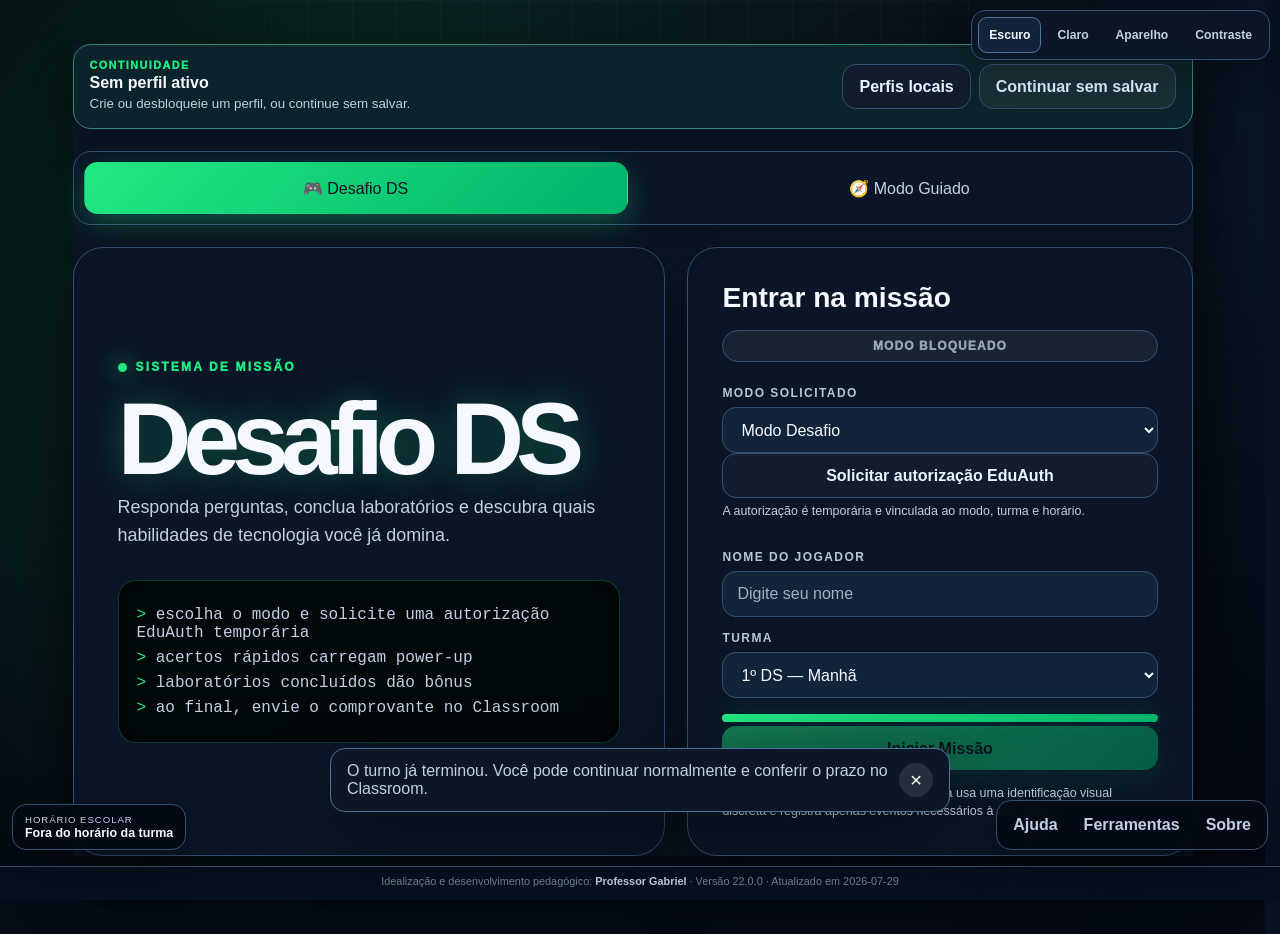
<file: desafio-ds/PUBLICAR_NO_GITHUB/index.html>
<!DOCTYPE html>
<html lang="pt-BR">
<head>
  <meta charset="UTF-8" />
  <meta name="viewport" content="width=device-width, initial-scale=1.0" />
  <meta http-equiv="Content-Security-Policy" content="default-src 'self'; script-src 'self'; script-src-attr 'none'; style-src 'self' 'unsafe-inline'; img-src 'self' data:; media-src 'self'; connect-src 'none'; font-src 'self'; frame-src 'self' data: blob:; worker-src 'none'; object-src 'none'; base-uri 'none'; form-action 'none'; frame-ancestors 'none';" />
  <meta name="referrer" content="no-referrer" />
  <title>Desafio DS — EduAuth Offline, Diagnóstico e Modo Guiado</title>
  <meta name="theme-color" content="#07111f" />
  <meta name="description" content="Desafio gamificado e Modo Guiado para aulas de Desenvolvimento de Sistemas." />
  <link rel="stylesheet" href="css/style.css?v=22.0" />
</head>
<body class="class-ds1">
  <nav class="theme-dock" aria-label="Aparência e acessibilidade">
    <button class="theme-btn" type="button" data-theme="dark" aria-pressed="false" title="Usar tema escuro">Escuro</button>
    <button class="theme-btn" type="button" data-theme="light" aria-pressed="false" title="Usar tema claro">Claro</button>
    <button class="theme-btn" type="button" data-theme="system" aria-pressed="false" title="Seguir tema do aparelho">Aparelho</button>
    <button id="contrastToggle" class="theme-btn" type="button" aria-pressed="false" title="Ativar contraste elevado">Contraste</button>
  </nav>
  <main id="startScreen" class="screen screen-start active">
    <div class="start-bg" aria-hidden="true"></div>
    <section class="start-card">
      <div class="experience-switch" role="tablist" aria-label="Escolha o modo de uso">
        <button id="experienceChallengeBtn" class="experience-tab active" type="button" role="tab" aria-selected="true">🎮 Desafio DS</button>
        <button id="experienceGuidedBtn" class="experience-tab" type="button" role="tab" aria-selected="false">🧭 Modo Guiado</button>
      </div>
      <div class="start-left">
        <div class="terminal-label"><span class="pulse-dot"></span> SISTEMA DE MISSÃO</div>
        <h1>Desafio DS</h1>
        <p class="start-subtitle">Responda perguntas, conclua laboratórios e descubra quais habilidades de tecnologia você já domina.</p>
        <div class="mini-terminal" aria-label="Resumo da missão">
          <p><span>&gt;</span> escolha o modo e solicite uma autorização EduAuth temporária</p>
          <p><span>&gt;</span> acertos rápidos carregam power-up</p>
          <p><span>&gt;</span> laboratórios concluídos dão bônus</p>
          <p><span>&gt;</span> ao final, envie o comprovante no Classroom</p>
        </div>
      </div>
      <form id="startForm" class="start-form" autocomplete="off">
        <h2>Entrar na missão</h2>
        <div id="modeBadge" class="mode-badge locked">Modo bloqueado</div>
        <label for="modeSelect">Modo solicitado</label>
        <select id="modeSelect" name="modeSelect"><option value="desafio">Modo Desafio</option><option value="prova">Modo Prova</option><option value="professor">Auditoria do professor</option></select>
        <input id="modePassword" name="modePassword" type="hidden" />
        <button id="unlockModeBtn" class="btn secondary full" type="button">Solicitar autorização EduAuth</button>
        <p id="modeUnlockStatus" class="mode-status">A autorização é temporária e vinculada ao modo, turma e horário.</p>
        <div id="moduleSelectWrap" class="module-select-wrap hidden">
          <label for="moduleSelect">Módulo da missão</label>
          <select id="moduleSelect" name="moduleSelect">
            <option value="__all__">Desafio geral — todas as áreas</option>
          </select>
          <p class="module-help">Você pode jogar o diagnóstico geral ou focar em uma área específica.</p>
        </div>
        <fieldset id="playStyleWrap" class="play-style-wrap hidden">
          <legend>Como você quer realizar?</legend>
          <label class="play-style-card selected" data-style-card="competitivo">
            <input type="radio" name="playStyle" value="competitivo" checked />
            <span class="play-style-icon">🏆</span>
            <span><strong>Competitivo</strong><small>5 vidas, tempo, XP, combo, cartas e ranking. Ao perder, você pode migrar para o diagnóstico completo.</small></span>
          </label>
          <label class="play-style-card" data-style-card="diagnostico">
            <input type="radio" name="playStyle" value="diagnostico" />
            <span class="play-style-icon">🧭</span>
            <span><strong>Diagnóstico completo</strong><small>Sem eliminação por tempo ou vidas. O foco é concluir todas as áreas e receber um relatório pedagógico, sem XP competitivo.</small></span>
          </label>
        </fieldset>
        <label for="playerName">Nome do jogador</label>
        <input id="playerName" name="playerName" required maxlength="80" placeholder="Digite seu nome" />
        <label for="playerClass">Turma</label>
        <select id="playerClass" name="playerClass" required>
          <option value="1DS">1º DS — Manhã</option>
          <option value="2DS">2º DS — Manhã</option>
          <option value="3DS">3º DS — Manhã</option>
          <option value="2DS Noite">2º DS — Noite</option>
        </select>
        <div class="class-color-preview" aria-hidden="true"></div>
        <button id="startBtn" class="btn primary full" type="submit" disabled>Iniciar Missão</button>
        <p class="start-note">Conteúdo educacional autoral. A tentativa usa uma identificação visual discreta e registra apenas eventos necessários à atividade.</p>
        <section id="teacherPanel" class="teacher-panel hidden" aria-live="polite"></section>
      </form>

      <form id="guidedStartForm" class="start-form guided-start-form hidden" autocomplete="off">
        <div class="guided-kicker">MODO GUIADO</div>
        <h2>Entrar nas aulas</h2>
        <p class="guided-entry-help">Informe seu nome, selecione a turma e a disciplina. As aulas aparecem na sequência, mas cada uma exige o código curto fornecido pelo professor.</p>
        <label for="guidedPlayerName">Nome do estudante</label>
        <input id="guidedPlayerName" required maxlength="80" placeholder="Digite seu nome completo" />
        <label for="guidedPlayerClass">Turma</label>
        <select id="guidedPlayerClass" required>
          <option value="1DS">1º DS — Manhã — A</option>
          <option value="2DS">2º DS — Manhã — A</option>
          <option value="3DS">3º DS — Manhã — C</option>
          <option value="2DS Noite">2º Semestre — Noite — A</option>
        </select>
        <label for="guidedDiscipline">Disciplina</label>
        <select id="guidedDiscipline" required></select>

        <details class="guided-support-details">
          <summary>Recursos de acessibilidade e apoio (opcional)</summary>
          <label class="guided-check"><input id="guidedSupportEnabled" type="checkbox" /> Ativar recursos de apoio nesta sessão</label>
          <div id="guidedSupportOptions" class="guided-support-options hidden">
            <p>Selecione o que ajuda você a aprender melhor:</p>
            <label class="guided-check"><input type="checkbox" name="guidedSupport" value="focus" /> Uma etapa por vez e menos distrações</label>
            <label class="guided-check"><input type="checkbox" name="guidedSupport" value="reading" /> Textos menores, exemplos e glossário</label>
            <label class="guided-check"><input type="checkbox" name="guidedSupport" value="vision" /> Fonte maior e contraste reforçado</label>
            <label class="guided-check"><input type="checkbox" name="guidedSupport" value="pace" /> Mais dicas e explicações passo a passo</label>
            <label class="guided-check"><input type="checkbox" name="guidedSupport" value="advanced" /> Desafios de aprofundamento</label>
            <label for="guidedSupportTeacher">Professor de apoio (quando houver)</label>
            <input id="guidedSupportTeacher" maxlength="80" placeholder="Nome do professor de apoio" />
            <label for="guidedSupportNote">Observação de apoio (opcional)</label>
            <textarea id="guidedSupportNote" maxlength="240" placeholder="Ex.: preciso de instruções mais curtas ou de mais tempo para leitura."></textarea>
          </div>
        </details>
        <button id="guidedEnterBtn" class="btn primary full" type="submit">Ver aulas disponíveis</button>
        <p class="start-note">Seu progresso e suas preferências ficam salvos neste navegador. Não informe diagnósticos ou dados de saúde desnecessários.</p>
      </form>
    </section>
  </main>

  <main id="gameScreen" class="screen screen-game" aria-live="polite">
    <header class="hud">
      <div class="hud-brand">
        <div class="brand-mark"><span>DS</span></div>
        <div>
          <strong>Desafio DS</strong>
          <span id="playerHud">Jogador</span>
          <small id="modeHud" class="mode-hud">Modo</small>
        </div>
        <button id="switchExperienceBtn" class="btn ghost hud-switch-btn" type="button" title="Voltar ao início e escolher outro modo">Trocar modo</button>
      </div>
      <div class="hud-score">
        <span id="scoreHudLabel">Pontuação XP</span>
        <strong id="scoreHud">0</strong>
        <div class="score-bar"><i id="scoreBar"></i></div>
      </div>
      <div class="hud-status">
        <div class="hud-pill"><span>Vidas</span><b id="livesHud" class="hearts">♥ ♥ ♥ ♥ ♥</b></div>
        <div class="hud-pill"><span>Dicas</span><b id="hintsHud">5</b></div>
        <div class="hud-pill"><span>Pulos</span><b id="skipsHud">0/5</b></div>
        <div class="hud-pill"><span>Combo</span><b id="comboHud">0x</b></div>
      </div>
      <div class="hud-power">
        <div class="power-head"><span>Power-up</span><div class="power-actions"><button id="extraCardBtn" class="btn tiny secondary" type="button">Carta extra ×1</button><button id="activatePowerBtn" class="btn tiny" disabled>Ativar</button></div></div>
        <div class="power-bar"><i id="powerBar"></i></div>
        <small id="powerStatus">Carregando...</small>
      </div>
    </header>

    <section class="mission-grid">
      <article class="mission-panel">
        <div class="question-head">
          <div>
            <div class="tags"><span id="areaTag" class="tag">Área</span><span id="typeTag" class="tag muted-tag">Tipo</span><span id="difficultyTag" class="tag difficulty-tag">Nível</span><span id="skillTag" class="tag skill-tag">Habilidade</span></div>
            <h2 id="questionTitle">Carregando missão...</h2>
            <p id="questionDesc"></p>
          </div>
          <div class="timer-box"><span id="timerLabel">Tempo recomendado</span><strong id="timerHud">00:00</strong></div>
        </div>
        <div id="questionBody" class="question-body"></div>
        <div id="feedback" class="feedback hidden"></div>
        <footer class="question-actions">
          <button id="hintBtn" class="btn secondary" type="button">Usar dica</button>
          <button id="reportBugBtn" class="btn ghost" type="button">Informar bug</button>
          <button id="skipLabBtn" class="btn ghost hidden" type="button">Pular</button>
          <button id="checkBtn" class="btn primary" type="button">Confirmar</button>
          <button id="nextBtn" class="btn primary hidden" type="button">Continuar</button>
        </footer>
      </article>

      <button id="sideToggle" class="side-toggle btn ghost" type="button" aria-expanded="false" aria-controls="sidePanel">Detalhes da missão</button>
      <aside id="sidePanel" class="side-panel" aria-label="Detalhes da missão">
        <section class="side-card">
          <h3>Progresso</h3>
          <div class="progress-line"><i id="missionProgress"></i></div>
          <p id="progressText">0/0 fases</p>
        </section>
        <section class="side-card log-card">
          <h3>Eventos</h3>
          <div id="eventLog" class="event-log"></div>
        </section>
        <section class="side-card">
          <h3>Área atual</h3>
          <p id="areaHint">A missão muda o visual conforme o assunto.</p>
        </section>
      </aside>
    </section>
    <div id="sessionWatermark" class="session-watermark" aria-hidden="true"></div>
  </main>

  <main id="resultScreen" class="screen screen-result">
    <section class="result-card">
      <div class="result-head">
        <div>
          <div class="terminal-label"><span class="pulse-dot"></span> RELATÓRIO FINAL</div>
          <h1 id="resultTitle">Missão finalizada</h1>
          <p id="resultMessage"></p>
        </div>
        <div class="final-score"><span>Pontuação</span><strong id="finalScore">0</strong></div>
      </div>
      <section id="resultModeNotice" class="result-mode-notice" aria-live="polite"></section>
      <div id="resultStats" class="result-stats"></div>
      <h2>Desempenho por área</h2>
      <div id="areaReport" class="area-report"></div>
      <section id="proficiencyOverview" class="proficiency-overview" aria-label="Síntese de proficiência"></section>
      <section id="competencyReport" class="competency-report" aria-label="Proficiência por trilha e tecnologia"></section>
      <section id="learningReport" class="learning-report" aria-label="Diagnóstico por dificuldade e habilidade"></section>
      <section id="achievementPanel" class="achievement-panel" aria-live="polite"></section>
      <section id="rewardGames" class="reward-games hidden" aria-live="polite"></section>
      <h2>Comprovante para entrega</h2>
      <p class="token-info">Copie o comprovante abaixo ou baixe o arquivo e envie na atividade do Classroom. Em um site estático, ele serve como registro da tentativa, não como assinatura antifraude.</p>
      <div class="result-scroll-reminder">⬇ Baixe o comprovante/resultado e anexe na atividade. Em telas menores, role até o final para ver todos os botões.</div>
      <textarea id="tokenBox" class="token-box" readonly></textarea>
      <pre id="tokenPrintBox" class="token-print-box" aria-hidden="true"></pre>
      <div class="result-actions">
        <button id="copyTokenBtn" class="btn primary" type="button">Copiar comprovante</button>
        <button id="downloadResultBtn" class="btn secondary" type="button">Baixar comprovante .TXT</button>
        <button id="printResultBtn" class="btn secondary" type="button">Baixar PDF resultado</button>
        <button id="openClassroomResultBtn" class="btn secondary" type="button">Abrir Google Classroom</button>
        <button id="restartBtn" class="btn ghost" type="button">Reiniciar diagnóstico</button>
        <button id="resultHubBtn" class="btn ghost" type="button">Escolher outro modo</button>
      </div>
      <section class="result-delivery-hub">
        <h2>Central de conclusão e entrega</h2>
        <p>Baixe o resultado, localize o arquivo e abra a atividade correta. A plataforma não confirma a entrega sem integração oficial com o Classroom.</p>
        <div class="guided-delivery-status"><span id="resultExportStatus">Resultado ainda não exportado</span><span id="resultClassroomStatus">Classroom ainda não aberto</span></div>
        <button id="resultDeliveryHelpBtn" class="btn ghost" type="button">Ver ajuda de entrega</button>
      </section>
    </section>
  </main>


  <main id="guidedCatalogScreen" class="screen guided-screen guided-catalog-screen" aria-live="polite">
    <header class="guided-topbar">
      <div class="guided-brand">
        <div class="brand-mark"><span>DS</span></div>
        <div><strong>Modo Guiado</strong><span id="guidedCatalogIdentity">Estudante</span></div>
      </div>
      <div class="guided-top-actions">
        <button id="guidedToChallengeBtn" class="btn secondary" type="button">Ir para Desafio DS</button>
        <button id="guidedTeacherPanelBtn" class="btn ghost" type="button">Painel do professor</button>
        <button id="guidedChangeProfileBtn" class="btn ghost" type="button">Trocar turma</button>
      </div>
    </header>
    <section class="guided-catalog-shell">
      <div class="guided-catalog-head">
        <div>
          <span class="guided-kicker">TRILHA DA DISCIPLINA</span>
          <h1 id="guidedCatalogTitle">Minhas aulas</h1>
          <p id="guidedCatalogDescription"></p>
        </div>
        <div class="guided-summary-card">
          <span>Progresso geral</span>
          <strong id="guidedOverallProgress">0%</strong>
          <div class="guided-progress-track"><i id="guidedOverallProgressBar"></i></div>
        </div>
      </div>
      <div id="guidedResumeBanner" class="guided-resume-banner hidden"></div>
      <div id="guidedLessonList" class="guided-lesson-list"></div>
    </section>
  </main>

  <main id="guidedLessonScreen" class="screen guided-screen guided-lesson-screen" aria-live="polite">
    <header class="guided-lesson-header">
      <div class="guided-lesson-nav"><button id="guidedBackToCatalogBtn" class="btn ghost" type="button">← Minhas aulas</button><button id="guidedLessonHubBtn" class="btn ghost" type="button">Trocar modo</button></div>
      <div class="guided-lesson-identity">
        <strong id="guidedLessonTitle">Aula</strong>
        <span id="guidedLessonMeta"></span>
      </div>
      <div class="guided-session-indicators">
        <span id="guidedActiveTime">Ativo 00:00</span>
        <span id="guidedStepIndicator">Etapa 1/10</span>
        <button id="guidedSupportMenuBtn" class="btn tiny" type="button">Apoio</button>
      </div>
    </header>
    <div class="guided-lesson-progress"><i id="guidedLessonProgressBar"></i></div>
    <section class="guided-lesson-layout">
      <article class="guided-content-card">
        <div id="guidedStepContent" class="guided-step-content"></div>
        <div id="guidedStepFeedback" class="guided-step-feedback hidden"></div>
        <footer class="guided-step-actions">
          <button id="guidedPrevStepBtn" class="btn ghost" type="button">Voltar</button>
          <button id="guidedExtraBtn" class="btn secondary" type="button">Explicação extra</button>
          <button id="guidedTeacherReleaseBtn" class="btn ghost" type="button">Liberação do professor</button>
          <button id="guidedNextStepBtn" class="btn primary" type="button">Continuar</button>
        </footer>
      </article>
      <aside class="guided-side-panel">
        <section class="guided-side-card">
          <h3>Roteiro</h3>
          <ol id="guidedStepList" class="guided-step-list"></ol>
        </section>
        <section class="guided-side-card">
          <h3>Sessão</h3>
          <p id="guidedSessionStatus">Em andamento</p>
          <p id="guidedIdleCount">Ocorrências de inatividade: 0/4</p>
        </section>
        <section class="guided-side-card">
          <h3>Ferramentas da aula</h3>
          <div id="guidedToolShortcuts" class="guided-tool-shortcuts"></div>
        </section>
      </aside>
    </section>
    <div id="guidedWatermark" class="session-watermark" aria-hidden="true"></div>
  </main>

  <div id="guidedUnlockModal" class="modal-overlay hidden" role="dialog" aria-modal="true" aria-labelledby="guidedUnlockTitle">
    <div class="modal-card guided-modal-card">
      <h2 id="guidedUnlockTitle">Liberar aula</h2>
      <p id="guidedUnlockDescription">Solicite a autorização temporária ao professor pelo EduAuth Offline.</p>
      <input id="guidedLessonCode" type="hidden" />
      <p id="guidedUnlockStatus" class="mode-status"></p>
      <div class="modal-actions">
        <button id="guidedUnlockCancelBtn" class="btn ghost" type="button">Cancelar</button>
        <button id="guidedUnlockConfirmBtn" class="btn primary" type="button">Solicitar EduAuth</button>
      </div>
    </div>
  </div>

  <div id="guidedExtraModal" class="modal-overlay hidden" role="dialog" aria-modal="true" aria-labelledby="guidedExtraTitle">
    <div class="modal-card guided-extra-modal-card">
      <div class="guided-extra-head">
        <div><span class="guided-kicker">ENTENDA DE OUTRO JEITO</span><h2 id="guidedExtraTitle">Explicações extras</h2></div>
        <button id="guidedExtraCloseBtn" class="btn ghost" type="button">Fechar</button>
      </div>
      <div id="guidedExtraOptions" class="guided-extra-options"></div>
      <div id="guidedExtraContent" class="guided-extra-content">Escolha uma opção para abrir somente a explicação desejada.</div>
    </div>
  </div>

  <div id="guidedTeacherModal" class="modal-overlay hidden" role="dialog" aria-modal="true" aria-labelledby="guidedTeacherTitle">
    <div class="modal-card guided-modal-card">
      <h2 id="guidedTeacherTitle">Ação do professor</h2>
      <p>O EduAuth gera uma autorização limitada ao painel ou à conclusão antecipada. A ação ficará registrada.</p>
      <label for="guidedTeacherName">Professor</label>
      <input id="guidedTeacherName" maxlength="80" placeholder="Identificação do professor" />
      <input id="guidedTeacherPassword" type="hidden" />
      <label for="guidedTeacherReason">Motivo</label>
      <select id="guidedTeacherReason">
        <option value="dominio">Domínio demonstrado</option>
        <option value="iniciada">Atividade iniciada anteriormente</option>
        <option value="tecnico">Problema técnico ou troca de equipamento</option>
        <option value="adaptacao">Adaptação ou necessidade educacional</option>
        <option value="evento">Evento ou organização escolar</option>
        <option value="grupo">Atividade realizada em grupo</option>
        <option value="plataforma">Erro da plataforma</option>
        <option value="outro">Outro motivo</option>
      </select>
      <label for="guidedTeacherNote">Observação</label>
      <textarea id="guidedTeacherNote" maxlength="400" placeholder="Descreva brevemente a autorização ou o objetivo do acesso."></textarea>
      <p id="guidedTeacherStatus" class="mode-status"></p>
      <div class="modal-actions">
        <button id="guidedTeacherCancelBtn" class="btn ghost" type="button">Cancelar</button>
        <button id="guidedTeacherConfirmBtn" class="btn primary" type="button">Confirmar ação</button>
      </div>
    </div>
  </div>

  <div id="guidedSupportDrawer" class="guided-support-drawer hidden" aria-live="polite">
    <div class="guided-support-drawer-head"><strong>Preferências de apoio</strong><button id="guidedSupportDrawerClose" class="btn tiny" type="button">Fechar</button></div>
    <label class="guided-check"><input id="guidedFontLarge" type="checkbox" /> Fonte ampliada</label>
    <label class="guided-check"><input id="guidedFocusMode" type="checkbox" /> Uma etapa por vez</label>
    <label class="guided-check"><input id="guidedReducedMotion" type="checkbox" /> Reduzir animações</label>
    <label class="guided-check"><input id="guidedDetailedDefault" type="checkbox" /> Priorizar explicações detalhadas</label>
  </div>

  <div id="guidedIdleOverlay" class="guided-idle-overlay hidden" role="alertdialog" aria-modal="true">
    <div class="guided-idle-card">
      <span class="guided-kicker">ATENÇÃO À SESSÃO</span>
      <h2 id="guidedIdleTitle">Você está entrando no modo ocioso</h2>
      <p id="guidedIdleMessage">Realize uma ação para continuar.</p>
      <button id="guidedIdleContinueBtn" class="btn primary" type="button">Continuar atividade</button>
    </div>
  </div>


  <div id="competitiveExitModal" class="modal-overlay hidden" role="dialog" aria-modal="true" aria-labelledby="competitiveExitTitle">
    <div class="modal-card competitive-exit-card">
      <span class="modal-kicker">MODO COMPETITIVO</span>
      <h2 id="competitiveExitTitle">Sua rodada competitiva terminou</h2>
      <p id="competitiveExitMessage">Você ficou sem vidas ou o tempo recomendado terminou.</p>
      <div class="competitive-choice-grid">
        <button id="continueDiagnosticBtn" class="competitive-choice continue" type="button"><strong>Continuar o diagnóstico</strong><span>Conclua todas as perguntas e receba o relatório pedagógico. XP, ranking e cargo competitivo serão desativados.</span></button>
        <button id="endCompetitiveBtn" class="competitive-choice restart" type="button"><strong>Encerrar competitivo</strong><span>Gere o relatório parcial desta tentativa e depois reinicie uma nova rodada.</span></button>
      </div>
    </div>
  </div>

  <div id="extraCardModal" class="modal-overlay hidden" role="dialog" aria-modal="true" aria-labelledby="extraCardTitle">
    <div class="modal-card extra-card-modal-card">
      <span class="modal-kicker">CARTA CORINGA</span>
      <h2 id="extraCardTitle">Escolha um benefício</h2>
      <p>Você possui uma carta extra por tentativa. Ela pode ser utilizada uma única vez.</p>
      <div class="extra-card-options">
        <button type="button" data-card-action="tempo"><strong>+60 segundos</strong><span>Amplia o tempo da pergunta atual.</span></button>
        <button type="button" data-card-action="escudo"><strong>Escudo</strong><span>Protege uma vida no próximo erro.</span></button>
        <button type="button" data-card-action="eliminar"><strong>Eliminar opções</strong><span>Remove até duas alternativas incorretas.</span></button>
      </div>
      <button id="extraCardCancelBtn" class="btn ghost full" type="button">Guardar para depois</button>
    </div>
  </div>

  <div id="bugModal" class="modal-overlay hidden" role="dialog" aria-modal="true" aria-labelledby="bugModalTitle">
    <div class="modal-card">
      <h2 id="bugModalTitle">Informar problema nesta fase</h2>
      <p>Descreva rapidamente o que aconteceu. O registro será anexado ao resultado final.</p>
      <label for="bugType">Tipo de problema</label>
      <select id="bugType" class="bug-type">
        <option value="erro_pergunta">Erro na pergunta ou gabarito</option>
        <option value="travamento">Jogo travou / não consigo continuar</option>
        <option value="botao">Botão não funcionou</option>
        <option value="laboratorio">Laboratório com problema</option>
        <option value="layout">Problema visual / tela cortada</option>
        <option value="outro">Outro problema</option>
      </select>
      <textarea id="bugText" class="bug-text" maxlength="600" placeholder="Ex.: a pergunta travou, não consegui mover o item, o botão não funcionou..."></textarea>
      <div class="modal-actions">
        <button id="cancelBugBtn" class="btn ghost" type="button">Cancelar</button>
        <button id="saveBugBtn" class="btn primary" type="button">Registrar bug</button>
        <button id="finishByBugBtn" class="btn danger" type="button">Encerrar por bug</button>
      </div>
    </div>
  </div>

  <div id="rescueModal" class="modal-overlay hidden" role="dialog" aria-modal="true" aria-labelledby="rescueModalTitle">
    <div class="modal-card rescue-card">
      <h2 id="rescueModalTitle">Solicite auxílio do professor</h2>
      <p>Foram detectados alertas de integridade no Modo Prova. O professor pode liberar a continuação com uma autorização individual EduAuth.</p>
      <label for="rescueTeacherName">Identificação do professor</label>
      <input id="rescueTeacherName" type="text" autocomplete="off" maxlength="80" placeholder="Nome ou identificação do professor" />
      <label for="rescueReason">Justificativa da liberação</label>
      <textarea id="rescueReason" class="bug-text rescue-reason" maxlength="500" placeholder="Explique por que a prova foi liberada. Ex.: erro de navegador, problema no teclado, troca de equipamento..."></textarea>
      <input id="rescuePassword" type="hidden" />
      <p id="rescueStatus" class="mode-status"></p>
      <div class="modal-actions">
        <button id="confirmRescueBtn" class="btn primary" type="button">Solicitar autorização EduAuth</button>
        <button id="forceFinishBtn" class="btn danger" type="button">Encerrar prova</button>
      </div>
    </div>
  </div>


  <div id="levelTransition" class="level-transition hidden" aria-live="polite" aria-atomic="true">
    <div class="level-transition-card">
      <span id="levelTransitionKicker">NOVA FASE</span>
      <strong id="levelTransitionTitle">Nível 2</strong>
      <p id="levelTransitionMessage">Os desafios agora exigem mais análise.</p>
      <div class="level-transition-bar"><i></i></div>
    </div>
  </div>

  <div id="securityOverlay" class="security-overlay hidden">
    <div>
      <strong>⚠ ALERTA DE INTEGRIDADE</strong>
      <p id="securityMessage">O evento foi registrado para conferência.</p>
      <span id="securityCount" class="security-count">1/4</span>
    </div>
  </div>

  <script src="js/eduauth/qrcode-browser.js?v=22.0"></script>
  <script src="js/eduauth/config.js?v=22.0"></script>
  <script src="js/eduauth/core.js?v=22.0"></script>
  <script src="js/eduauth/ui.js?v=22.0"></script>
  <script src="js/profile-store.js?v=22.0"></script>
  <script src="js/schedule.js?v=22.0"></script>
  <script src="js/platform-shell.js?v=22.0"></script>
  <script src="js/config.js?v=22.0"></script>
  <script src="js/random.js?v=22.0"></script>
  <script src="js/sanitize.js?v=22.0"></script>
  <script src="js/assessment.js?v=22.0"></script>
  <script src="js/proficiency.js?v=22.0"></script>
  <script src="js/bank-manifest.js?v=22.0"></script>
  <script src="js/questions.js?v=22.0"></script>
  <script src="js/crypto.js?v=22.0"></script>
  <script src="js/security.js?v=22.0"></script>
  <script src="js/labs.js?v=22.0"></script>
  <script src="js/app.js?v=22.0"></script>
  <script src="js/guided-data.js?v=22.0"></script>
  <script src="js/guided.js?v=22.0"></script>
  <script src="js/extras.js?v=22.0"></script>
  <div id="powerToast" class="power-toast hidden">POWER-UP DISPONÍVEL</div>
</body>
</html>
</file>
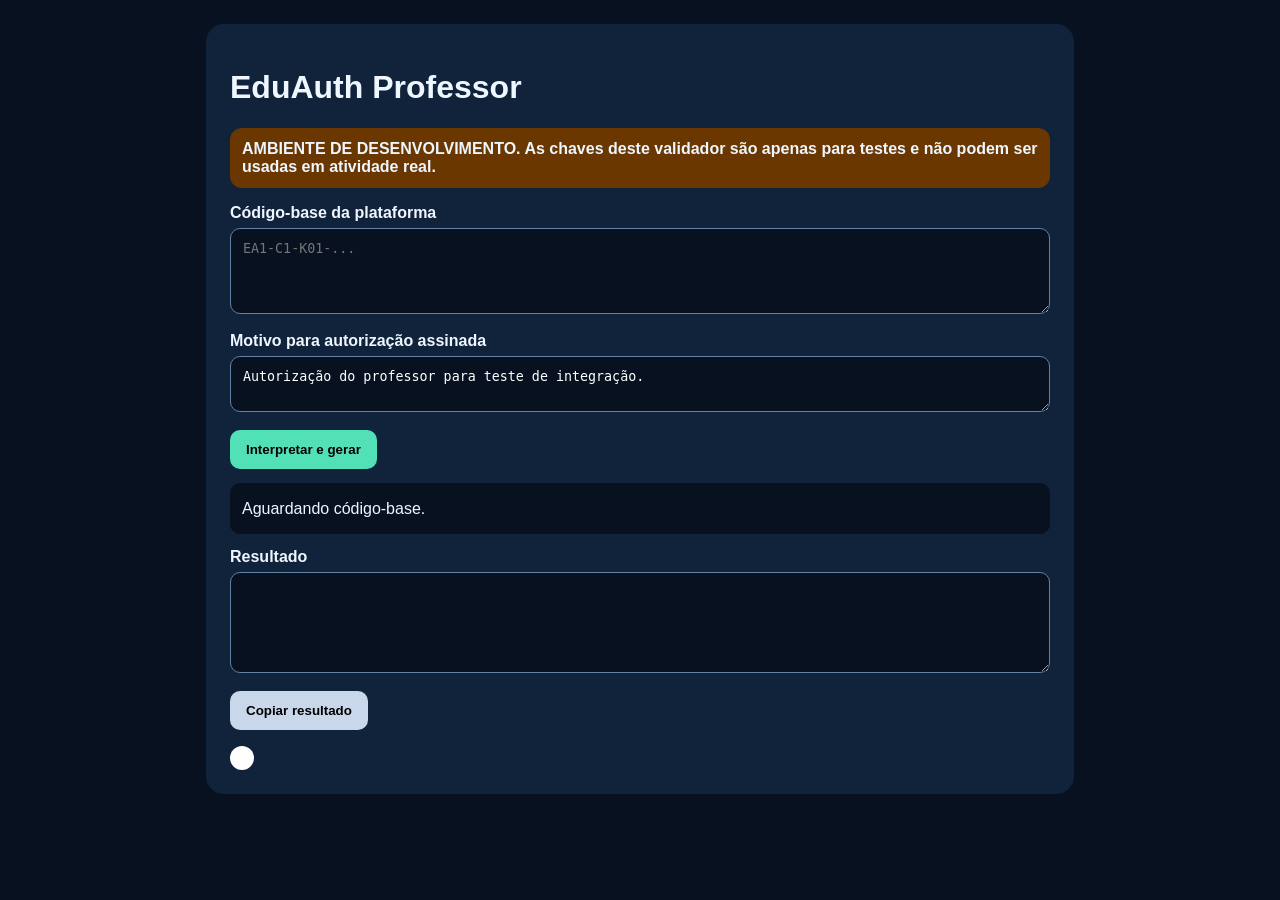
<file: desafio-ds/PROFESSOR_PRIVADO_NAO_PUBLICAR/EDUAUTH_PROFESSOR_DESENVOLVIMENTO/index.html>
<!doctype html><html lang="pt-BR"><meta charset="utf-8"><meta name="viewport" content="width=device-width,initial-scale=1"><title>EduAuth Professor — Desenvolvimento</title><style>body{font-family:Arial,sans-serif;background:#07111f;color:#eef6ff;margin:0;padding:24px}.card{max-width:820px;margin:auto;background:#11233a;padding:24px;border-radius:18px}.warn{background:#6b3700;padding:12px;border-radius:12px;font-weight:bold}label{display:block;margin-top:14px;font-weight:bold}textarea,input{width:100%;box-sizing:border-box;padding:12px;margin-top:6px;background:#07111f;color:white;border:1px solid #6381a3;border-radius:10px}button{padding:12px 16px;margin:14px 8px 0 0;border:0;border-radius:10px;font-weight:bold;cursor:pointer}.primary{background:#52e0b7}.secondary{background:#c8d8ea}.details{padding:12px;background:#07111f;border-radius:10px;margin-top:14px;line-height:1.7}.qr{background:white;padding:12px;width:max-content;max-width:100%;margin-top:16px;border-radius:12px}.qr svg{max-width:100%;height:auto}</style><body><main class="card"><h1>EduAuth Professor</h1><p class="warn">AMBIENTE DE DESENVOLVIMENTO. As chaves deste validador são apenas para testes e não podem ser usadas em atividade real.</p><label>Código-base da plataforma<textarea id="base" rows="4" placeholder="EA1-C1-K01-..."></textarea></label><label>Motivo para autorização assinada<textarea id="reason" rows="2">Autorização do professor para teste de integração.</textarea></label><button id="generate" class="primary">Interpretar e gerar</button><div id="details" class="details">Aguardando código-base.</div><label id="resultLabel">Resultado</label><textarea id="result" rows="5" readonly></textarea><button id="copy" class="secondary">Copiar resultado</button><p id="status"></p><div id="qr" class="qr"></div></main><script src="qrcode-browser.js"></script><script src="validator-config.js"></script><script src="eduauth-validator.js"></script></body></html>
</file>
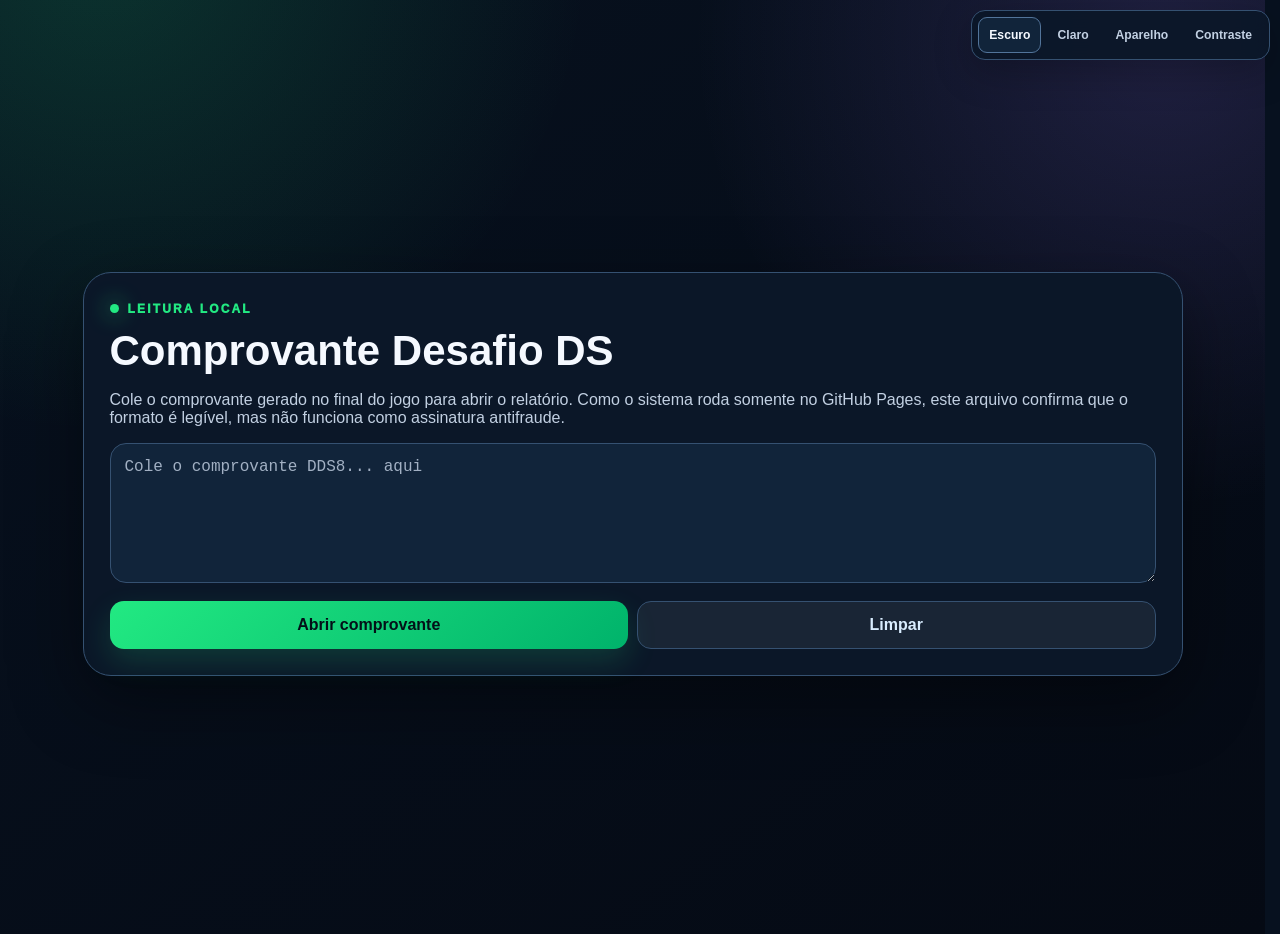
<file: desafio 33/validador_token_professor.html>
<!DOCTYPE html>
<html lang="pt-BR">
<head>
  <meta charset="UTF-8" />
  <meta name="viewport" content="width=device-width, initial-scale=1.0" />
  <meta http-equiv="Content-Security-Policy" content="default-src 'self'; script-src 'self'; script-src-attr 'none'; style-src 'self' 'unsafe-inline'; img-src 'self' data:; connect-src 'none'; object-src 'none'; base-uri 'none'; form-action 'none'; frame-ancestors 'none';" />
  <meta name="referrer" content="no-referrer" />
  <title>Leitor de comprovante — Desafio DS</title>
  <link rel="stylesheet" href="css/style.css?v=28.0" />
  <style>
    body{overflow:auto}.validator{min-height:100vh;display:grid;place-items:center;padding:72px 24px 24px;background:transparent}.validator-card{width:min(1100px,96vw);border:1px solid var(--line);background:var(--surface);color:var(--text);border-radius:28px;box-shadow:var(--shadow);padding:26px}.validator-card h1{font-size:42px;margin:10px 0}.validator-card textarea{width:100%;min-height:140px;border-radius:16px;border:1px solid rgba(255,255,255,.14);background:var(--surface-2);color:var(--text);padding:14px;font-family:ui-monospace,SFMono-Regular,Consolas,monospace}.output{margin-top:18px;white-space:pre-wrap;background:var(--surface-2);border:1px solid var(--line);border-radius:18px;padding:16px;overflow:auto}.table{width:100%;border-collapse:collapse;margin-top:14px}.table th,.table td{border:1px solid var(--line);padding:8px;text-align:left}.table th{color:var(--accent)}
  </style>
</head>
<body class="class-ds1">
  <nav class="theme-dock" aria-label="Aparência e acessibilidade">
    <button class="theme-btn" type="button" data-theme="dark" aria-pressed="false">Escuro</button>
    <button class="theme-btn" type="button" data-theme="light" aria-pressed="false">Claro</button>
    <button class="theme-btn" type="button" data-theme="system" aria-pressed="false">Aparelho</button>
    <button id="contrastToggle" class="theme-btn" type="button" aria-pressed="false">Contraste</button>
  </nav>
  <main class="validator">
    <section class="validator-card">
      <div class="terminal-label"><span class="pulse-dot"></span> LEITURA LOCAL</div>
      <h1>Comprovante Desafio DS</h1>
      <p class="token-info">Cole o comprovante gerado no final do jogo para abrir o relatório. Como o sistema roda somente no GitHub Pages, este arquivo confirma que o formato é legível, mas não funciona como assinatura antifraude.</p>
      <textarea id="tokenInput" placeholder="Cole o comprovante DDS8... aqui"></textarea>
      <div class="result-actions"><button id="validateBtn" class="btn primary">Abrir comprovante</button><button id="clearBtn" class="btn ghost">Limpar</button></div>
      <div id="output" class="output hidden"></div>
    </section>
  </main>
  <script src="js/random.js?v=28.0"></script>
  <script src="js/sanitize.js?v=28.0"></script>
  <script src="js/crypto.js?v=28.0"></script>
  <script src="js/validator.js?v=28.0"></script>
  <script src="js/extras.js?v=28.0"></script>
</body>
</html>
</file>
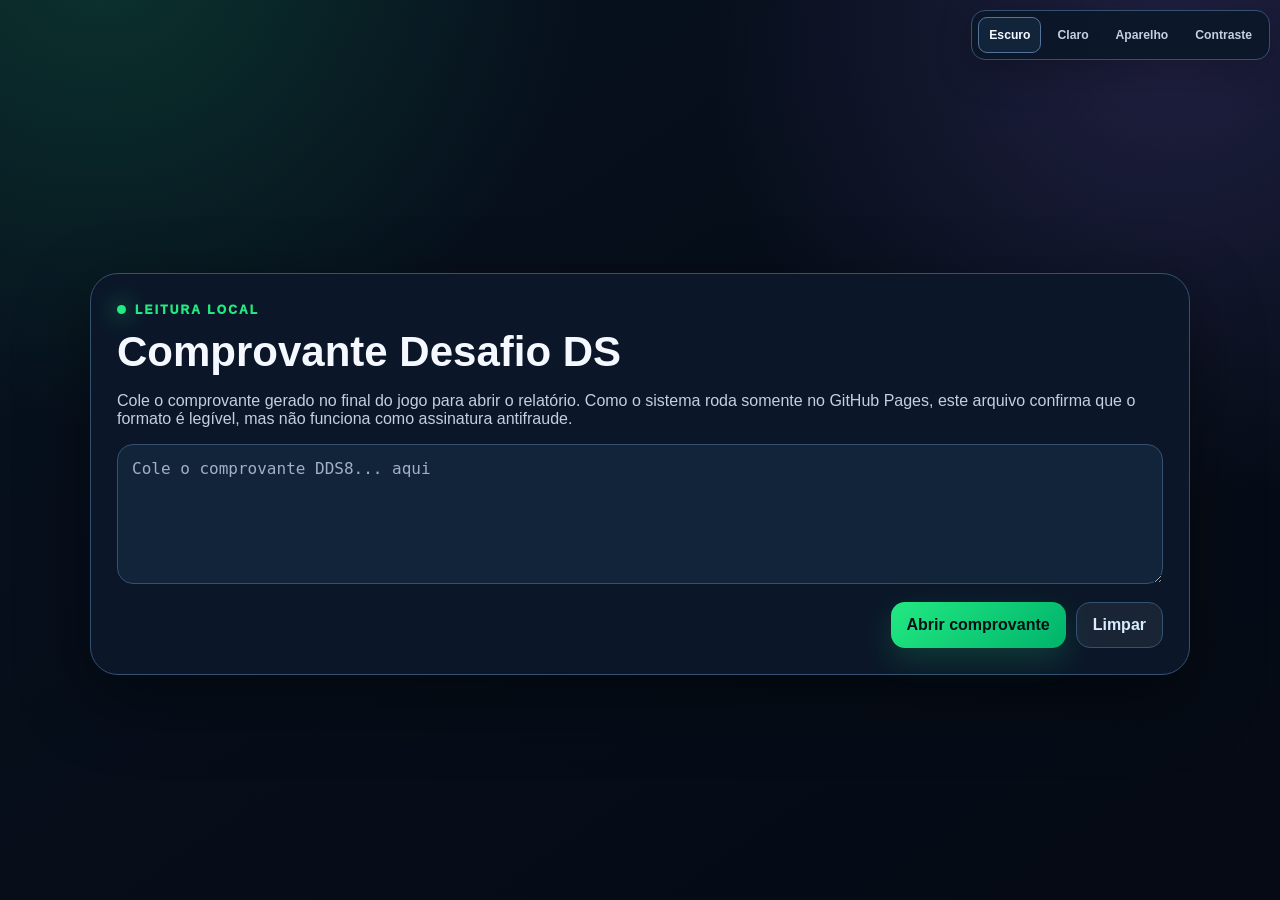
<file: desafio-ds-github-pages-v18.1-final/validador_token_professor.html>
<!DOCTYPE html>
<html lang="pt-BR">
<head>
  <meta charset="UTF-8" />
  <meta name="viewport" content="width=device-width, initial-scale=1.0" />
  <meta http-equiv="Content-Security-Policy" content="default-src 'self'; script-src 'self'; script-src-attr 'none'; style-src 'self' 'unsafe-inline'; img-src 'self' data:; connect-src 'none'; object-src 'none'; base-uri 'none'; form-action 'none'; frame-ancestors 'none';" />
  <meta name="referrer" content="no-referrer" />
  <title>Leitor de comprovante — Desafio DS</title>
  <link rel="stylesheet" href="css/style.css?v=18.1" />
  <style>
    body{overflow:auto}.validator{min-height:100vh;display:grid;place-items:center;padding:72px 24px 24px;background:transparent}.validator-card{width:min(1100px,96vw);border:1px solid var(--line);background:var(--surface);color:var(--text);border-radius:28px;box-shadow:var(--shadow);padding:26px}.validator-card h1{font-size:42px;margin:10px 0}.validator-card textarea{width:100%;min-height:140px;border-radius:16px;border:1px solid rgba(255,255,255,.14);background:var(--surface-2);color:var(--text);padding:14px;font-family:ui-monospace,SFMono-Regular,Consolas,monospace}.output{margin-top:18px;white-space:pre-wrap;background:var(--surface-2);border:1px solid var(--line);border-radius:18px;padding:16px;overflow:auto}.table{width:100%;border-collapse:collapse;margin-top:14px}.table th,.table td{border:1px solid var(--line);padding:8px;text-align:left}.table th{color:var(--accent)}
  </style>
</head>
<body class="class-ds1">
  <nav class="theme-dock" aria-label="Aparência e acessibilidade">
    <button class="theme-btn" type="button" data-theme="dark" aria-pressed="false">Escuro</button>
    <button class="theme-btn" type="button" data-theme="light" aria-pressed="false">Claro</button>
    <button class="theme-btn" type="button" data-theme="system" aria-pressed="false">Aparelho</button>
    <button id="contrastToggle" class="theme-btn" type="button" aria-pressed="false">Contraste</button>
  </nav>
  <main class="validator">
    <section class="validator-card">
      <div class="terminal-label"><span class="pulse-dot"></span> LEITURA LOCAL</div>
      <h1>Comprovante Desafio DS</h1>
      <p class="token-info">Cole o comprovante gerado no final do jogo para abrir o relatório. Como o sistema roda somente no GitHub Pages, este arquivo confirma que o formato é legível, mas não funciona como assinatura antifraude.</p>
      <textarea id="tokenInput" placeholder="Cole o comprovante DDS8... aqui"></textarea>
      <div class="result-actions"><button id="validateBtn" class="btn primary">Abrir comprovante</button><button id="clearBtn" class="btn ghost">Limpar</button></div>
      <div id="output" class="output hidden"></div>
    </section>
  </main>
  <script src="js/random.js?v=18.1"></script>
  <script src="js/sanitize.js?v=18.1"></script>
  <script src="js/crypto.js?v=18.1"></script>
  <script src="js/validator.js?v=18.1"></script>
  <script src="js/extras.js?v=18.1"></script>
</body>
</html>
</file>
<file: desafio 33/css/style.css>
/* =========================================================
   DESAFIO DS - STYLE RESPONSIVO v4
   Foco: computador, Chromebook, tablet, celular e TV.
   ========================================================= */

:root {
  --bg: #02050b;
  --bg-2: #050a14;
  --panel: rgba(7, 16, 29, 0.88);
  --panel-2: rgba(10, 20, 36, 0.82);
  --panel-3: rgba(255, 255, 255, 0.055);
  --line: rgba(255, 255, 255, 0.12);
  --line-strong: rgba(255, 255, 255, 0.2);
  --text: #e9f7ff;
  --muted: #9db2c6;
  --muted-2: #6f8396;
  --danger: #ff3865;
  --warn: #ffbf3d;
  --ok: #23f08b;
  --accent: #23f08b;
  --accent2: #1cc9ff;
  --class-accent: #23f08b;
  --class-accent2: #1cc9ff;
  --progress-color: #23f08b;
  --radius: 22px;
  --radius-sm: 14px;
  --shadow: 0 24px 80px rgba(0, 0, 0, 0.5);
  --shadow-soft: 0 14px 40px rgba(0, 0, 0, 0.35);
  --hud-h: 86px;
  --content-max: 1560px;
  --tap: 46px;
  color-scheme: dark;
}

body.class-ds1 { --class-accent: #22e982; --class-accent2: #00b36b; --accent: #22e982; --accent2: #00b36b; }
body.class-ds2 { --class-accent: #ffd33d; --class-accent2: #ff7a24; --accent: #ffd33d; --accent2: #ff7a24; }
body.class-ds3 { --class-accent: #ff415f; --class-accent2: #ff7a2b; --accent: #ff415f; --accent2: #ff7a2b; }
body.class-sub { --class-accent: #7b72ff; --class-accent2: #12c9ff; --accent: #7b72ff; --accent2: #12c9ff; }

body.theme-cmd { --accent: #22e982; --accent2: #7cffc2; }
body.theme-python { --accent: #ffd43b; --accent2: #3776ab; }
body.theme-analysis { --accent: #ab6bff; --accent2: #20d7ff; }
body.theme-innovation { --accent: #a3e635; --accent2: #facc15; }
body.theme-sql { --accent: #42a5ff; --accent2: #30f0c0; }
body.theme-front { --accent: #ff6b35; --accent2: #ffd23d; }
body.theme-back { --accent: #22d3ee; --accent2: #818cf8; }
body.theme-ux { --accent: #ff4fc3; --accent2: #8b5cf6; }
body.theme-english { --accent: #ef4444; --accent2: #38bdf8; }
body.theme-hardware { --accent: #38bdf8; --accent2: #14b8a6; }

* { box-sizing: border-box; }
html { min-height: 100%; background: var(--bg); }
body {
  margin: 0;
  min-height: 100dvh;
  background: var(--bg);
  color: var(--text);
  font-family: Inter, "Segoe UI", Arial, sans-serif;
  overflow: hidden;
  user-select: none;
  -webkit-tap-highlight-color: transparent;
}
body:not(.game-active) { overflow: auto; }
button, input, select, textarea { font: inherit; }
button { cursor: pointer; }
input, select, textarea { font-size: 16px; }
textarea { resize: vertical; }
.hidden { display: none !important; }
.mono { font-family: ui-monospace, SFMono-Regular, Consolas, "Liberation Mono", monospace; }
.muted { color: var(--muted); }

.screen {
  display: none;
  width: 100%;
  min-height: 100dvh;
}
.screen.active { display: block; }

/* =========================================================
   BOTÕES E CONTROLES
   ========================================================= */
.btn {
  min-height: var(--tap);
  border: 0;
  border-radius: var(--radius-sm);
  padding: 12px 16px;
  font-weight: 900;
  color: #031018;
  background: linear-gradient(135deg, var(--accent), var(--accent2));
  box-shadow: 0 12px 30px rgba(35, 240, 139, 0.16);
  transition: transform 0.18s ease, filter 0.18s ease, opacity 0.18s ease, box-shadow 0.18s ease;
}
.btn:hover { transform: translateY(-1px); filter: saturate(1.15) brightness(1.02); }
.btn:active { transform: translateY(0); }
.btn:focus-visible, input:focus-visible, select:focus-visible, textarea:focus-visible {
  outline: 3px solid rgba(255, 255, 255, 0.2);
  outline-offset: 2px;
}
.btn:disabled { opacity: 0.45; cursor: not-allowed; transform: none; filter: none; }
.btn.secondary { background: #111d2f; color: #e7f6ff; border: 1px solid var(--line); box-shadow: none; }
.btn.ghost { background: rgba(255,255,255,0.06); color: #d9edff; border: 1px solid var(--line); box-shadow: none; }
.btn.danger { background: linear-gradient(135deg, #ff365e, #ff9c2d); color: white; }
.btn.full { width: 100%; }
.btn.tiny { min-height: 34px; padding: 6px 10px; border-radius: 10px; font-size: 0.72rem; }

/* =========================================================
   TELA INICIAL
   ========================================================= */
.screen-start {
  position: relative;
  display: none;
  place-items: center;
  padding: clamp(16px, 3vw, 42px);
  background:
    radial-gradient(circle at 15% 18%, rgba(35,240,139,.18), transparent 30%),
    radial-gradient(circle at 82% 12%, rgba(28,201,255,.16), transparent 34%),
    linear-gradient(120deg, #02050b, #08101d, #030611, #0c1221);
  background-size: 180% 180%;
  animation: bgShift 11s ease-in-out infinite;
}
.screen-start.active { display: grid; }
.start-bg {
  position: absolute;
  inset: 0;
  pointer-events: none;
  background:
    linear-gradient(rgba(255,255,255,.025) 1px, transparent 1px),
    linear-gradient(90deg, rgba(255,255,255,.025) 1px, transparent 1px);
  background-size: 44px 44px;
  mask-image: radial-gradient(circle at center, #000 0 68%, transparent 92%);
}
.start-card {
  position: relative;
  z-index: 1;
  width: min(1120px, 96vw);
  min-height: min(680px, 90dvh);
  display: grid;
  grid-template-columns: minmax(0, 1.08fr) minmax(360px, .92fr);
  gap: clamp(14px, 2vw, 22px);
  align-items: stretch;
}
.start-left,
.start-form {
  border: 1px solid rgba(255,255,255,0.12);
  background: rgba(4, 8, 15, 0.78);
  backdrop-filter: blur(18px);
  box-shadow: var(--shadow);
  border-radius: clamp(20px, 2.4vw, 30px);
}
.start-left {
  padding: clamp(24px, 4vw, 44px);
  display: flex;
  flex-direction: column;
  justify-content: center;
  overflow: hidden;
}
.terminal-label {
  display: inline-flex;
  align-items: center;
  gap: 9px;
  color: var(--accent);
  font-size: 0.75rem;
  font-weight: 950;
  text-transform: uppercase;
  letter-spacing: .18em;
}
.pulse-dot {
  width: 9px;
  height: 9px;
  border-radius: 999px;
  background: var(--accent);
  box-shadow: 0 0 22px var(--accent);
  animation: pulse 1.4s infinite;
}
.start-left h1 {
  margin: 22px 0 12px;
  font-size: clamp(3.6rem, 8vw, 6.8rem);
  line-height: .84;
  letter-spacing: -0.08em;
  text-shadow: 0 0 34px rgba(35,240,139,.28);
}
.start-subtitle {
  max-width: 640px;
  margin: 0;
  color: #bfd4e4;
  font-size: clamp(1rem, 1.4vw, 1.15rem);
  line-height: 1.55;
}
.mini-terminal {
  margin-top: clamp(20px, 3vw, 30px);
  border: 1px solid rgba(35,240,139,.22);
  background: rgba(2, 8, 7, 0.88);
  border-radius: 18px;
  padding: clamp(14px, 2vw, 18px);
  color: #b9ffd8;
  font-family: ui-monospace, SFMono-Regular, Consolas, monospace;
  box-shadow: inset 0 0 30px rgba(0,0,0,.55);
}
.mini-terminal p { margin: 7px 0; }
.mini-terminal span { color: var(--accent); }
.start-form {
  padding: clamp(22px, 3vw, 34px);
  display: flex;
  flex-direction: column;
  justify-content: center;
  min-width: 0;
}
.start-form h2 { margin: 0 0 16px; font-size: clamp(1.5rem, 2.2vw, 1.8rem); }
.start-form label {
  margin: 14px 0 7px;
  color: #b6c7d8;
  text-transform: uppercase;
  letter-spacing: .12em;
  font-size: .75rem;
  font-weight: 900;
}
.start-form input,
.start-form select,
.match-row select,
.lab-field input,
.lab-field select {
  width: 100%;
  min-height: var(--tap);
  border-radius: 14px;
  border: 1px solid rgba(255,255,255,.14);
  background: #07101d;
  color: white;
  padding: 12px 14px;
  outline: none;
}
.start-form input:focus,
.start-form select:focus,
.match-row select:focus,
.lab-field input:focus,
.lab-field select:focus {
  border-color: var(--accent);
  box-shadow: 0 0 0 4px rgba(35, 240, 139, 0.12);
}
.mode-unlock-row {
  display: grid;
  grid-template-columns: minmax(0, 1fr) auto;
  gap: 8px;
  align-items: center;
}
.mode-badge {
  display: inline-flex;
  align-items: center;
  justify-content: center;
  border: 1px solid var(--line);
  border-radius: 999px;
  padding: 8px 12px;
  font-size: .75rem;
  font-weight: 950;
  text-transform: uppercase;
  letter-spacing: .09em;
  background: rgba(255,255,255,.06);
  color: #d9edff;
  margin-bottom: 10px;
}
.mode-badge.prova { border-color: rgba(255,211,61,.5); background: rgba(255,211,61,.12); color: #ffe28a; }
.mode-badge.desafio { border-color: rgba(35,240,139,.45); background: rgba(35,240,139,.1); color: var(--accent); }
.mode-badge.locked { color: #96a4b7; }
.mode-status { min-height: 22px; margin: 6px 0 10px; font-size: .78rem; color: var(--muted); }
.mode-status.ok { color: #9dffc5; }
.mode-status.warn { color: #ffe09b; }
.mode-status.bad { color: #ffb5c3; }
.mode-hud { display: block; color: var(--accent); font-weight: 900; margin-top: 2px; }
.class-color-preview {
  height: 8px;
  border-radius: 999px;
  background: linear-gradient(90deg, var(--class-accent), var(--class-accent2));
  margin: 16px 0 4px;
  box-shadow: 0 0 24px rgba(35,240,139,.18);
}
.start-note { margin: 14px 0 0; color: var(--muted); font-size: .78rem; line-height: 1.45; }

/* =========================================================
   TELA DO JOGO / HUD
   ========================================================= */
.screen-game.active {
  display: grid;
  grid-template-rows: auto minmax(0, 1fr);
  min-height: 100dvh;
  height: 100dvh;
  background: linear-gradient(180deg, #030711, #060a12);
  overflow: hidden;
}
.hud {
  position: relative;
  z-index: 20;
  width: 100%;
  display: grid;
  grid-template-columns: minmax(180px, 255px) minmax(180px, 260px) minmax(280px, 360px) minmax(240px, 1fr);
  gap: 12px;
  align-items: center;
  padding: 12px clamp(12px, 1.4vw, 22px);
  border-bottom: 1px solid var(--line);
  background: rgba(3, 6, 12, .9);
  backdrop-filter: blur(16px);
}
.hud-brand { display: flex; align-items: center; gap: 12px; min-width: 0; }
.brand-mark {
  flex: 0 0 auto;
  width: 46px;
  height: 46px;
  border-radius: 16px;
  display: grid;
  place-items: center;
  color: #021018;
  font-weight: 1000;
  background: linear-gradient(135deg, var(--accent), var(--accent2));
  box-shadow: 0 0 34px rgba(35,240,139,.2);
}
.hud-brand strong { display: block; font-size: 1.05rem; }
.hud-brand span, .hud-brand small {
  display: block;
  max-width: 100%;
  color: var(--muted);
  font-size: .76rem;
  white-space: nowrap;
  overflow: hidden;
  text-overflow: ellipsis;
}
.hud-score, .hud-pill, .hud-power {
  background: #09111f;
  border: 1px solid var(--line);
  border-radius: 18px;
  padding: 9px 12px;
  min-width: 0;
}
.hud-score span, .hud-pill span, .power-head span {
  display: block;
  color: var(--muted);
  font-size: .68rem;
  text-transform: uppercase;
  letter-spacing: .12em;
  font-weight: 900;
}
.hud-score strong {
  display: block;
  color: white;
  font-size: clamp(1.55rem, 2vw, 1.85rem);
  line-height: 1.05;
  text-shadow: 0 0 20px rgba(35,240,139,.26);
}
.score-bar, .power-bar, .progress-line {
  height: 8px;
  border-radius: 999px;
  background: #172239;
  overflow: hidden;
  margin-top: 6px;
}
.score-bar i, .power-bar i, .progress-line i {
  display: block;
  height: 100%;
  width: 0;
  border-radius: inherit;
  background: linear-gradient(90deg, var(--accent), var(--accent2));
  transition: width .3s ease, background .3s ease;
}
.score-bar i { background: linear-gradient(90deg, var(--class-accent), var(--class-accent2)); }
.progress-line i {
  background: linear-gradient(90deg, var(--class-accent), var(--progress-color), var(--accent2));
  box-shadow: 0 0 18px rgba(35,240,139,.22);
}
.hud-status { display: grid; grid-template-columns: 1.3fr .7fr .7fr; gap: 8px; }
.hud-pill b { font-size: 1rem; line-height: 1.2; }
.hearts { color: #ff4568; letter-spacing: 3px; text-shadow: 0 0 16px rgba(255,56,101,.5); }
.heart { display: inline-block; font-size: 1.18rem; transition: transform .25s, opacity .25s, color .25s; }
.heart.alive { color: #ff3d68; text-shadow: 0 0 16px rgba(255,61,104,.45); animation: lifeBeat 1.8s infinite; }
.heart.lost { color: #4c5564; opacity: .35; }
.gold-life { color: #ffd33d; text-shadow: 0 0 20px rgba(255,211,61,.55); font-weight: 950; letter-spacing: .05em; }
.hud-power { position: relative; }
.power-head { display: flex; justify-content: space-between; align-items: center; gap: 8px; margin-bottom: 5px; }
.hud-power small {
  display: block;
  color: var(--muted);
  font-size: .72rem;
  margin-top: 5px;
  white-space: nowrap;
  overflow: hidden;
  text-overflow: ellipsis;
}
.power-bar i {
  background: linear-gradient(90deg, var(--accent), #fff, var(--accent2));
  box-shadow: 0 0 24px rgba(35,240,139,.28);
}
.hud-power .btn.ready {
  animation: powerButton 1s infinite;
  box-shadow: 0 0 0 4px rgba(35,240,139,.14), 0 0 28px rgba(35,240,139,.28);
}

/* =========================================================
   ÁREA DE MISSÃO
   ========================================================= */
.mission-grid {
  width: min(var(--content-max), 100%);
  height: 100%;
  min-height: 0;
  margin: 0 auto;
  display: grid;
  grid-template-columns: minmax(0, 1fr) minmax(280px, 340px);
  gap: clamp(12px, 1.4vw, 20px);
  padding: clamp(12px, 1.4vw, 20px);
  overflow: hidden;
}
.mission-panel,
.side-panel .side-card {
  border: 1px solid var(--line);
  border-radius: var(--radius);
  background: linear-gradient(180deg, rgba(255,255,255,.065), rgba(255,255,255,.027));
  box-shadow: var(--shadow-soft);
}
.mission-panel {
  min-height: 0;
  display: grid;
  grid-template-rows: auto minmax(0, 1fr) auto auto;
  overflow: hidden;
}
.question-head {
  display: flex;
  justify-content: space-between;
  align-items: flex-start;
  gap: 16px;
  padding: clamp(16px, 1.5vw, 22px) clamp(16px, 1.7vw, 24px) 14px;
  border-bottom: 1px solid var(--line);
}
.tags { display: flex; flex-wrap: wrap; gap: 8px; margin-bottom: 9px; }
.tag {
  display: inline-flex;
  align-items: center;
  gap: 5px;
  border: 1px solid rgba(35,240,139,.3);
  background: rgba(35,240,139,.08);
  color: var(--accent);
  border-radius: 999px;
  padding: 6px 10px;
  font-size: .68rem;
  font-weight: 950;
  letter-spacing: .08em;
  text-transform: uppercase;
}
.muted-tag { color: #cdddeb; border-color: var(--line); background: rgba(255,255,255,.05); }
.question-head h2 {
  margin: 0;
  font-size: clamp(1.32rem, 2vw, 1.72rem);
  line-height: 1.28;
  white-space: pre-wrap;
}
.question-head p {
  margin: 8px 0 0;
  color: #bbd0df;
  line-height: 1.45;
  white-space: pre-wrap;
}
.timer-box {
  flex: 0 0 auto;
  min-width: 104px;
  text-align: center;
  border: 1px solid var(--line);
  background: #07101d;
  border-radius: 16px;
  padding: 10px;
}
.timer-box span {
  color: var(--muted);
  font-size: .68rem;
  text-transform: uppercase;
  letter-spacing: .12em;
  font-weight: 900;
}
.timer-box strong { display: block; font-size: clamp(1.25rem, 1.6vw, 1.55rem); }
.question-body {
  min-height: 0;
  overflow: auto;
  padding: clamp(16px, 1.7vw, 24px);
  scrollbar-width: thin;
  scrollbar-color: rgba(255,255,255,.25) transparent;
}
.question-actions {
  display: flex;
  justify-content: flex-end;
  align-items: center;
  gap: 10px;
  padding: 14px clamp(14px, 1.4vw, 20px);
  border-top: 1px solid var(--line);
  background: rgba(4,7,13,.62);
}
.feedback {
  margin: 0 clamp(16px, 1.7vw, 24px) 14px;
  border-radius: 16px;
  padding: 12px 14px;
  border: 1px solid var(--line);
  line-height: 1.42;
}
.feedback.ok { background: rgba(35,240,139,.09); border-color: rgba(35,240,139,.35); color: #c9ffe0; }
.feedback.bad { background: rgba(255,56,101,.11); border-color: rgba(255,56,101,.38); color: #ffd1dc; }
.feedback.warn { background: rgba(255,191,61,.10); border-color: rgba(255,191,61,.38); color: #ffe5ad; }

/* =========================================================
   PAINEL LATERAL
   ========================================================= */
.side-panel {
  min-height: 0;
  display: grid;
  grid-template-rows: auto minmax(0, 1fr) auto;
  gap: clamp(10px, 1vw, 14px);
}
.side-card { padding: 16px; min-height: 0; }
.side-card h3 { margin: 0 0 12px; font-size: .96rem; }
.side-card p { margin: 8px 0 0; color: var(--muted); line-height: 1.45; }
.log-card { overflow: hidden; }
.event-log {
  height: 100%;
  min-height: 150px;
  overflow: auto;
  color: #bdd2e2;
  font-size: .78rem;
}
.event-log div { border-bottom: 1px solid rgba(255,255,255,.07); padding: 8px 0; }

/* =========================================================
   PERGUNTAS E INTERAÇÕES
   ========================================================= */
.choice-grid {
  display: grid;
  grid-template-columns: repeat(2, minmax(0, 1fr));
  gap: 12px;
}
.choice {
  min-height: 74px;
  width: 100%;
  display: flex;
  align-items: center;
  gap: 12px;
  border: 1px solid rgba(255,255,255,.12);
  border-radius: 18px;
  background: rgba(7,16,29,.86);
  color: var(--text);
  padding: 14px;
  text-align: left;
  transition: border .18s ease, transform .18s ease, background .18s ease;
}
.choice:hover { transform: translateY(-1px); border-color: rgba(255,255,255,.22); background: rgba(12,28,48,.94); }
.choice.selected { border-color: var(--accent); box-shadow: 0 0 0 3px rgba(35,240,139,.12); }
.choice:disabled { cursor: not-allowed; }
.letter {
  flex: 0 0 auto;
  width: 34px;
  height: 34px;
  display: grid;
  place-items: center;
  border-radius: 12px;
  background: linear-gradient(135deg, var(--accent), var(--accent2));
  color: #021018;
  font-weight: 950;
}
.terminal-box,
.code-input {
  width: 100%;
  border: 1px solid rgba(255,255,255,.14);
  border-radius: 18px;
  background: #020706;
  color: #c5ffd9;
  font-family: ui-monospace, SFMono-Regular, Consolas, monospace;
  box-shadow: inset 0 0 28px rgba(0,0,0,.48);
}
.terminal-box { padding: 14px; overflow: auto; }
.terminal-history { white-space: pre-wrap; color: #bdfbd2; line-height: 1.55; }
.terminal-line { display: block; color: #aef7c5; }
.terminal-input {
  width: 100%;
  min-height: 48px;
  margin-top: 12px;
  border: 1px solid rgba(35,240,139,.28);
  border-radius: 12px;
  background: #06110d;
  color: #d9ffe8;
  padding: 12px;
  outline: none;
  font-family: ui-monospace, SFMono-Regular, Consolas, monospace;
}
.code-input { min-height: 170px; padding: 14px; resize: vertical; line-height: 1.45; }
.code-preview-layout {
  display: grid;
  grid-template-columns: minmax(0, 1fr) minmax(260px, 360px);
  gap: 16px;
  align-items: stretch;
}
.compact-preview { min-height: 160px; }
.match-grid { display: grid; gap: 12px; }
.match-row {
  display: grid;
  grid-template-columns: minmax(180px, .9fr) minmax(200px, 1.1fr);
  gap: 12px;
  align-items: center;
  padding: 12px;
  border: 1px solid var(--line);
  border-radius: 16px;
  background: rgba(255,255,255,.035);
}
.order-list { display: grid; gap: 10px; }
.order-item,
.drag-card,
.flow-block {
  min-height: 48px;
  border: 1px solid var(--line);
  border-radius: 14px;
  background: rgba(7,16,29,.9);
  color: var(--text);
  padding: 12px 14px;
}
.order-item { cursor: grab; }
.drag-card { cursor: grab; line-height: 1.35; }
.drag-card.selected { border-color: var(--accent); box-shadow: 0 0 0 3px rgba(35,240,139,.12); }
.classify-wrap {
  display: grid;
  grid-template-columns: minmax(230px, .9fr) repeat(2, minmax(210px, 1fr));
  gap: 14px;
  align-items: stretch;
}
.cards-pool,
.drop-zone {
  min-height: 170px;
  border: 1px dashed rgba(255,255,255,.18);
  border-radius: 18px;
  background: rgba(255,255,255,.035);
  padding: 12px;
  display: grid;
  gap: 10px;
  align-content: start;
}
.drop-zone h4 { margin: 0 0 4px; color: var(--accent); }
.drop-zone.over { border-color: var(--accent); background: rgba(35,240,139,.08); }

/* =========================================================
   LABORATÓRIOS
   ========================================================= */
.lab-shell,
.sql-layout {
  display: grid;
  grid-template-columns: minmax(0, 1fr) minmax(280px, 380px);
  gap: 16px;
  align-items: stretch;
}
.lab-main,
.lab-preview {
  min-width: 0;
  border: 1px solid var(--line);
  border-radius: 20px;
  background: rgba(3, 9, 16, .62);
  padding: 16px;
}
.lab-main p, .lab-preview p, .lab-preview li { color: #c3d6e6; line-height: 1.45; }
.lab-preview h3, .lab-main h3 { margin-top: 0; }
.lab-toolbar {
  display: flex;
  flex-wrap: wrap;
  align-items: center;
  justify-content: space-between;
  gap: 10px;
  margin-bottom: 12px;
}
.lab-grid {
  display: grid;
  grid-template-columns: repeat(2, minmax(0, 1fr));
  gap: 12px;
}
.lab-field label {
  display: block;
  margin-bottom: 6px;
  color: #b6c7d8;
  font-size: .78rem;
  font-weight: 900;
  letter-spacing: .06em;
  text-transform: uppercase;
}
.lab-field input[type="range"] {
  width: 100%;
  min-height: 34px;
  accent-color: var(--accent);
}
.range-value { color: var(--accent); }
.indicators {
  display: grid;
  grid-template-columns: repeat(3, minmax(0, 1fr));
  gap: 10px;
  margin-top: 14px;
}
.indicator {
  border: 1px solid var(--line);
  border-radius: 16px;
  background: rgba(255,255,255,.04);
  padding: 10px;
  color: var(--muted);
  font-size: .78rem;
}
.indicator b { display: block; color: var(--text); font-size: 1.1rem; margin-top: 3px; }
.vm-computer {
  min-height: 220px;
  display: grid;
  place-items: center;
  white-space: pre-wrap;
  text-align: center;
  border: 12px solid #172033;
  border-radius: 22px;
  background: radial-gradient(circle at 50% 35%, rgba(35,240,139,.15), transparent 32%), #020706;
  color: #baffd7;
  font-family: ui-monospace, SFMono-Regular, Consolas, monospace;
  box-shadow: inset 0 0 35px rgba(0,0,0,.65), 0 18px 40px rgba(0,0,0,.35);
}
.sql-table {
  width: 100%;
  border-collapse: collapse;
  font-size: .88rem;
  min-width: 280px;
}
.sql-table th,
.sql-table td {
  border: 1px solid rgba(255,255,255,.14);
  padding: 9px;
  text-align: left;
}
.sql-table th { color: var(--accent); background: rgba(255,255,255,.035); }
.preview-card {
  min-height: 220px;
  display: grid;
  place-items: center;
  border-radius: 18px;
  background: #eef4ff;
  color: #101828;
  padding: 20px;
  overflow: hidden;
}
.fake-card {
  max-width: 260px;
  background: #111;
  color: white;
  padding: 20px;
  border-radius: 12px;
  box-shadow: 0 10px 35px rgba(0,0,0,.22);
  text-align: center;
}
.fake-card button { border: 0; border-radius: 10px; padding: 9px 12px; }
.pyBlank {
  min-height: 32px;
  border: 1px solid rgba(35,240,139,.24);
  background: #07101d;
  color: #d9ffe8;
}
.flow-block { cursor: pointer; text-align: left; }
.flow-block:disabled { opacity: .45; cursor: not-allowed; }

/* =========================================================
   RESULTADO
   ========================================================= */
.screen-result.active {
  display: grid;
  place-items: center;
  padding: clamp(14px, 2vw, 26px);
  background: radial-gradient(circle at 15% 18%, rgba(35,240,139,.14), transparent 30%), #03060d;
  overflow: auto;
}
.result-card {
  width: min(1120px, 96vw);
  max-height: min(94dvh, 980px);
  overflow: auto;
  border: 1px solid var(--line);
  border-radius: 28px;
  background: rgba(5,10,18,.9);
  box-shadow: var(--shadow);
  padding: clamp(18px, 2.2vw, 30px);
  user-select: text;
}
.result-head {
  display: flex;
  justify-content: space-between;
  align-items: flex-start;
  gap: 20px;
  border-bottom: 1px solid var(--line);
  padding-bottom: 18px;
}
.result-head h1 { margin: 12px 0 6px; font-size: clamp(2rem, 4vw, 3rem); letter-spacing: -0.04em; }
.result-head p { color: #bed2e1; line-height: 1.45; }
.final-score {
  flex: 0 0 auto;
  min-width: 200px;
  text-align: right;
  border: 1px solid var(--line);
  border-radius: 20px;
  background: #09111f;
  padding: 18px;
}
.final-score span,
.stat span {
  display: block;
  color: var(--muted);
  font-size: .75rem;
  text-transform: uppercase;
  letter-spacing: .12em;
  font-weight: 900;
}
.final-score strong { display: block; font-size: clamp(2.2rem, 4vw, 2.8rem); }
.result-stats {
  display: grid;
  grid-template-columns: repeat(auto-fit, minmax(150px, 1fr));
  gap: 10px;
  margin: 18px 0;
}
.stat,
.area-row {
  border: 1px solid var(--line);
  border-radius: 16px;
  background: #09111f;
  padding: 12px;
}
.stat b { display: block; margin-top: 4px; font-size: 1.25rem; word-break: break-word; }
.area-report {
  display: grid;
  grid-template-columns: repeat(2, minmax(0, 1fr));
  gap: 10px;
}
.area-row strong { display: block; margin-bottom: 8px; }
.area-row p { color: var(--muted); margin: 8px 0 0; line-height: 1.35; }
.token-info { color: var(--muted); }
.token-box {
  width: 100%;
  min-height: 130px;
  max-height: 320px;
  border-radius: 16px;
  border: 1px solid rgba(255,255,255,.14);
  background: #020706;
  color: #baffd7;
  padding: 14px;
  font-family: ui-monospace, SFMono-Regular, Consolas, monospace;
  user-select: text;
}
.result-actions {
  display: flex;
  flex-wrap: wrap;
  justify-content: flex-end;
  gap: 10px;
  margin-top: 14px;
}

/* =========================================================
   ALERTAS E POWER-UP
   ========================================================= */
.power-toast {
  position: fixed;
  z-index: 120;
  right: clamp(12px, 2vw, 24px);
  top: calc(var(--hud-h) + 12px);
  max-width: min(420px, calc(100vw - 24px));
  border: 1px solid rgba(35,240,139,.5);
  border-radius: 18px;
  background: rgba(3,9,16,.95);
  color: var(--accent);
  padding: 15px 20px;
  font-size: clamp(1rem, 1.8vw, 1.25rem);
  font-weight: 950;
  letter-spacing: .08em;
  text-transform: uppercase;
  text-align: center;
  box-shadow: 0 0 46px rgba(35,240,139,.26);
  animation: toastIn .25s ease-out, powerGlow .8s infinite alternate;
}
.security-overlay {
  position: fixed;
  inset: 0;
  z-index: 999;
  display: grid;
  place-items: center;
  padding: 18px;
  background: radial-gradient(circle, #380512, #050101 74%);
  animation: alarm .6s steps(2,end) infinite;
}
.security-overlay div {
  width: min(640px, 94vw);
  border: 2px solid #ff4164;
  border-radius: 22px;
  background: rgba(0,0,0,.82);
  padding: clamp(22px, 4vw, 38px);
  text-align: center;
  box-shadow: 0 0 60px rgba(255,56,101,.7);
}
.security-overlay strong { display: block; color: #ff4164; font-size: clamp(1.45rem, 4vw, 2rem); }
.security-overlay p { font-size: clamp(1rem, 2vw, 1.2rem); }
.security-count {
  display: inline-grid;
  place-items: center;
  min-width: 72px;
  height: 38px;
  margin-top: 12px;
  border: 1px solid rgba(255,255,255,.25);
  border-radius: 999px;
  background: #ff365e;
  color: white;
  font-weight: 950;
  font-size: 1.1rem;
}

/* =========================================================
   BREAKPOINTS
   ========================================================= */

/* TVs e monitores muito grandes */
@media (min-width: 1367px) {
  :root { --content-max: 1680px; --hud-h: 94px; }
  .hud { grid-template-columns: 300px 280px 390px 1fr; padding-inline: 26px; }
  .mission-grid { grid-template-columns: minmax(0, 1fr) 360px; }
  .question-head h2 { font-size: clamp(1.6rem, 1.8vw, 2rem); }
  .choice { min-height: 86px; font-size: 1.05rem; }
  .side-card, .lab-main, .lab-preview { padding: 18px; }
  .start-card { width: min(1240px, 94vw); }
}

/* Notebooks menores e Chromebooks grandes */
@media (max-width: 1366px) {
  :root { --hud-h: 82px; }
  .hud { grid-template-columns: 210px 210px minmax(280px, 340px) minmax(220px, 1fr); gap: 10px; }
  .mission-grid { grid-template-columns: minmax(0, 1fr) 300px; gap: 14px; padding: 14px; }
  .question-head h2 { font-size: 1.45rem; }
  .hud-score strong { font-size: 1.55rem; }
}

/* Tablets, Chromebooks pequenos e telas intermediárias */
@media (max-width: 1100px) {
  body { overflow: auto; }
  .screen-game.active {
    height: auto;
    min-height: 100dvh;
    overflow: visible;
  }
  .hud {
    position: sticky;
    top: 0;
    grid-template-columns: 1.2fr .8fr;
    gap: 10px;
  }
  .hud-status { grid-template-columns: repeat(3, minmax(0, 1fr)); }
  .mission-grid {
    height: auto;
    min-height: calc(100dvh - 180px);
    grid-template-columns: minmax(0, 1fr);
    overflow: visible;
  }
  .mission-panel { overflow: visible; min-height: 620px; }
  .question-body { overflow: visible; }
  .side-panel {
    grid-template-columns: repeat(3, minmax(0, 1fr));
    grid-template-rows: auto;
    display: grid;
  }
  .event-log { max-height: 160px; }
  .lab-shell, .sql-layout, .code-preview-layout { grid-template-columns: 1fr; }
  .classify-wrap { grid-template-columns: 1fr 1fr; }
  .cards-pool { grid-column: 1 / -1; min-height: 120px; }
}

/* Tablets em retrato e celulares grandes */
@media (max-width: 768px) {
  :root { --radius: 18px; --tap: 48px; }
  body { overflow: auto; }
  .screen-start { padding: 12px; place-items: start center; }
  .start-card {
    width: min(100%, 560px);
    min-height: auto;
    grid-template-columns: 1fr;
  }
  .start-left { padding: 22px; }
  .start-left h1 { font-size: clamp(3rem, 14vw, 4.4rem); }
  .mini-terminal { margin-top: 18px; font-size: .88rem; }
  .start-form { padding: 20px; }
  .mode-unlock-row { grid-template-columns: 1fr; }
  .screen-game.active { display: block; }
  .hud {
    position: sticky;
    top: 0;
    grid-template-columns: 1fr;
    padding: 10px;
    gap: 8px;
  }
  .hud-brand { min-height: 46px; }
  .hud-status { grid-template-columns: 1fr 1fr 1fr; }
  .hud-score, .hud-pill, .hud-power { border-radius: 14px; padding: 9px 10px; }
  .hud-power small { white-space: normal; }
  .mission-grid { padding: 10px; gap: 10px; min-height: auto; }
  .mission-panel { min-height: auto; display: block; }
  .question-head {
    flex-direction: column;
    gap: 12px;
    padding: 16px;
  }
  .timer-box { width: 100%; display: flex; align-items: center; justify-content: space-between; }
  .timer-box strong { font-size: 1.35rem; }
  .question-body { padding: 16px; }
  .choice-grid { grid-template-columns: 1fr; }
  .choice { min-height: 64px; }
  .question-actions {
    position: sticky;
    bottom: 0;
    z-index: 10;
    flex-wrap: wrap;
    justify-content: stretch;
    padding: 10px;
    background: rgba(3, 6, 12, .92);
    backdrop-filter: blur(12px);
  }
  .question-actions .btn { flex: 1 1 140px; }
  .feedback { margin: 0 16px 12px; }
  .side-panel { grid-template-columns: 1fr; }
  .side-panel .log-card { display: none; }
  .match-row { grid-template-columns: 1fr; }
  .classify-wrap { grid-template-columns: 1fr; }
  .drop-zone, .cards-pool { min-height: 110px; }
  .lab-grid, .indicators { grid-template-columns: 1fr; }
  .terminal-box { max-width: 100%; overflow-x: auto; }
  .sql-table { min-width: 420px; }
  .lab-preview { overflow: auto; }
  .result-card { width: 100%; max-height: none; border-radius: 20px; }
  .result-head { display: block; }
  .final-score { text-align: left; min-width: 0; margin-top: 14px; }
  .area-report { grid-template-columns: 1fr; }
  .result-actions { justify-content: stretch; }
  .result-actions .btn { flex: 1 1 160px; }
  .power-toast { left: 12px; right: 12px; top: 12px; }
}

/* Celulares pequenos */
@media (max-width: 480px) {
  .screen-start { padding: 10px; }
  .start-left, .start-form { border-radius: 18px; }
  .start-left { padding: 18px; }
  .start-left h1 { letter-spacing: -0.06em; }
  .start-subtitle { font-size: .96rem; }
  .mini-terminal { display: none; }
  .hud-brand strong { font-size: .98rem; }
  .brand-mark { width: 42px; height: 42px; border-radius: 14px; }
  .hud-status { grid-template-columns: 1fr; }
  .question-head h2 { font-size: 1.22rem; }
  .tag { font-size: .62rem; max-width: 100%; }
  .letter { width: 30px; height: 30px; }
  .choice { align-items: flex-start; padding: 12px; }
  .code-input { min-height: 140px; }
  .vm-computer, .preview-card { min-height: 170px; }
  .security-overlay strong { font-size: 1.35rem; }
  .security-overlay p { font-size: .96rem; }
}

/* Celular em paisagem: reduzir altura do HUD e manter conteúdo navegável */
@media (max-height: 520px) and (orientation: landscape) {
  body { overflow: auto; }
  .screen-game.active { height: auto; overflow: visible; }
  .hud { position: sticky; top: 0; grid-template-columns: repeat(2, minmax(0, 1fr)); }
  .mission-grid { height: auto; min-height: auto; }
  .start-card { min-height: auto; }
  .mini-terminal { display: none; }
}

/* TVs / visual a distância */
@media (min-width: 1600px) and (min-height: 850px) {
  :root { --tap: 54px; }
  body { font-size: 18px; }
  .hud-score strong { font-size: 2.1rem; }
  .question-head h2 { font-size: 2.1rem; }
  .question-head p, .choice, .lab-main, .lab-preview { font-size: 1.08rem; }
  .btn { padding: 14px 18px; }
  .tag { font-size: .76rem; }
}

/* Acessibilidade: menos movimento */
@media (prefers-reduced-motion: reduce) {
  * { animation-duration: .001ms !important; animation-iteration-count: 1 !important; scroll-behavior: auto !important; transition-duration: .001ms !important; }
}

@media print {
  html, body { overflow: auto; background: white !important; color: #111 !important; }
  .screen-start, .screen-game, .result-actions, .power-toast, .security-overlay { display: none !important; }
  .screen-result, .screen-result.active { display: block !important; background: white !important; padding: 0; }
  .result-card { box-shadow: none !important; border: 0 !important; width: 100% !important; max-height: none !important; background: white !important; color: #111 !important; }
  .token-box { height: 180px; color: #111 !important; background: white !important; border: 1px solid #999 !important; }
  .area-row, .stat, .final-score { background: white !important; color: #111 !important; border: 1px solid #999 !important; }
  .terminal-label, .pulse-dot { color: #111 !important; }
}

/* =========================================================
   ANIMAÇÕES
   ========================================================= */
@keyframes bgShift { 0%,100% { background-position: 0% 40%; } 50% { background-position: 100% 60%; } }
@keyframes pulse { 0%,100% { opacity: .55; transform: scale(.85); } 50% { opacity: 1; transform: scale(1.18); } }
@keyframes alarm { 0%,100% { filter: none; } 50% { filter: brightness(1.35) saturate(1.55); } }
@keyframes lifeBeat { 0%,100% { transform: scale(1); } 50% { transform: scale(1.12); } }
@keyframes powerButton { 0%,100% { transform: translateY(0) scale(1); } 50% { transform: translateY(-1px) scale(1.05); } }
@keyframes toastIn { from { opacity: 0; transform: translateY(-10px) scale(.96); } to { opacity: 1; transform: none; } }
@keyframes powerGlow { from { filter: brightness(1); } to { filter: brightness(1.35); } }

/* v6 beta: ajustes de estabilidade e usabilidade */
.flow-order .order-item{
  display:flex;
  align-items:center;
  justify-content:space-between;
  gap:.75rem;
  cursor:grab;
}
.flow-order .order-item:active{cursor:grabbing;}
.remove-flow{
  width:2rem;
  height:2rem;
  border-radius:999px;
  border:1px solid rgba(255,255,255,.18);
  background:rgba(255,255,255,.08);
  color:var(--text, #fff);
  font-weight:900;
  cursor:pointer;
}
.remove-flow:hover{background:rgba(255,80,80,.22);}
#skipLabBtn:not(.hidden){display:inline-flex;}
#checkBtn:disabled,
#skipLabBtn:disabled,
#activatePowerBtn:disabled{
  opacity:.55;
  cursor:not-allowed;
  filter:saturate(.7);
}
.power-head .ready,
#activatePowerBtn.ready{
  animation: powerReadyPulse 1s ease-in-out infinite;
  box-shadow:0 0 0 .25rem color-mix(in srgb, var(--accent, #37ff9b) 25%, transparent), 0 0 1.4rem color-mix(in srgb, var(--accent, #37ff9b) 55%, transparent);
}
@keyframes powerReadyPulse{
  0%,100%{transform:scale(1)}
  50%{transform:scale(1.06)}
}
.feedback.warn::before{content:'⚠ ';}
.feedback.bad::before{content:'✖ ';}
.feedback.ok::before{content:'✓ ';}

/* =========================================================
   v7 - Ajustes UX, Power-up, PDF, Modais e HUD
   ========================================================= */
.hearts,
#livesHud {
  display: inline-flex !important;
  flex-direction: row !important;
  align-items: center;
  justify-content: center;
  gap: 5px;
  white-space: nowrap;
  line-height: 1;
}
.heart {
  display: inline-flex;
  align-items: center;
  justify-content: center;
  width: 22px;
  height: 22px;
  border-radius: 999px;
  font-size: 1.16rem;
  filter: drop-shadow(0 0 10px rgba(255, 56, 101, .32));
  transition: transform .18s ease, opacity .18s ease, color .18s ease;
}
.heart.alive { color: #ff3865; animation: heartBeat 1.8s ease-in-out infinite; }
.heart.lost { color: rgba(255,255,255,.22); filter: none; transform: scale(.88); }
.gold-life {
  display: inline-flex;
  align-items: center;
  gap: 7px;
  padding: 5px 10px;
  border-radius: 999px;
  color: #120900;
  background: linear-gradient(135deg, #ffe27a, #ffb52b);
  box-shadow: 0 0 20px rgba(255, 211, 61, .28);
  font-weight: 950;
}
@keyframes heartBeat { 0%, 90%, 100% { transform: scale(1); } 45% { transform: scale(1.12); } }

body.power-ready::before,
body.double-xp-active::before,
body.overtime-prova::before {
  content: "";
  position: fixed;
  inset: 0;
  z-index: 6;
  pointer-events: none;
  opacity: .14;
  background: radial-gradient(circle at 50% 18%, var(--accent), transparent 36%), radial-gradient(circle at 50% 85%, var(--accent2), transparent 34%);
  animation: screenPulse 1.1s ease-in-out infinite alternate;
}
body.power-ready .hud-power {
  border-color: var(--accent) !important;
  box-shadow: 0 0 0 2px color-mix(in srgb, var(--accent), transparent 76%), 0 0 38px color-mix(in srgb, var(--accent), transparent 70%) !important;
  animation: powerCardPulse .8s ease-in-out infinite alternate;
}
body.double-xp-active .screen-game {
  background: radial-gradient(circle at 55% 10%, rgba(255,211,61,.16), transparent 32%), var(--bg) !important;
}
body.double-xp-active .hud,
body.double-xp-active .mission-panel {
  box-shadow: 0 0 45px rgba(255, 211, 61, .18), var(--shadow-soft);
  border-color: rgba(255, 211, 61, .28);
}
body.overtime-prova .timer-box {
  border-color: #ffbf3d !important;
  background: rgba(255, 191, 61, .11) !important;
  animation: dangerShake .8s ease-in-out infinite;
}
#activatePowerBtn.ready {
  color: #031018;
  background: linear-gradient(135deg, #ffe27a, #23f08b, #1cc9ff);
  box-shadow: 0 0 26px rgba(35, 240, 139, .4);
  transform: translateY(-1px) scale(1.03);
  animation: powerButtonPulse .72s ease-in-out infinite alternate;
}
.power-toast {
  position: fixed;
  left: 50%;
  top: 18px;
  transform: translateX(-50%);
  z-index: 80;
  padding: 14px 22px;
  border-radius: 999px;
  color: #021018;
  font-weight: 1000;
  letter-spacing: .08em;
  text-transform: uppercase;
  background: linear-gradient(135deg, #ffe27a, var(--accent), var(--accent2));
  box-shadow: 0 18px 55px rgba(0,0,0,.45), 0 0 40px rgba(35,240,139,.38);
  animation: toastPop .24s ease-out;
}
@keyframes screenPulse { from { opacity: .08; } to { opacity: .2; } }
@keyframes powerCardPulse { from { transform: translateY(0); } to { transform: translateY(-2px); } }
@keyframes powerButtonPulse { from { filter: brightness(1); } to { filter: brightness(1.18) saturate(1.25); } }
@keyframes toastPop { from { opacity: 0; transform: translate(-50%, -14px) scale(.94); } to { opacity: 1; transform: translate(-50%, 0) scale(1); } }
@keyframes dangerShake { 0%, 100% { transform: translateX(0); } 25% { transform: translateX(-2px); } 75% { transform: translateX(2px); } }

.modal-overlay {
  position: fixed;
  inset: 0;
  z-index: 90;
  display: grid;
  place-items: center;
  padding: 18px;
  background: rgba(0,0,0,.68);
  backdrop-filter: blur(10px);
}
.modal-card {
  width: min(620px, 96vw);
  border-radius: 24px;
  border: 1px solid var(--line-strong);
  background: rgba(7, 16, 29, .96);
  box-shadow: var(--shadow);
  padding: clamp(18px, 3vw, 28px);
}
.modal-card h2 { margin: 0 0 8px; }
.modal-card p { color: var(--muted); line-height: 1.5; }
.bug-text,
#rescuePassword {
  width: 100%;
  border: 1px solid var(--line);
  border-radius: 16px;
  background: rgba(255,255,255,.06);
  color: var(--text);
  padding: 14px;
  min-height: 130px;
}
#rescuePassword { min-height: var(--tap); }
.modal-actions {
  display: flex;
  gap: 12px;
  justify-content: flex-end;
  flex-wrap: wrap;
  margin-top: 14px;
}
.rescue-card { border-color: rgba(255,191,61,.35); box-shadow: 0 0 50px rgba(255,191,61,.16), var(--shadow); }

.integrity-panel {
  margin-top: 18px;
  padding: 16px;
  border: 1px solid rgba(255,191,61,.25);
  border-radius: 18px;
  background: rgba(255,191,61,.08);
}
.bug-report-list {
  margin-top: 18px;
  display: grid;
  gap: 10px;
}
.bug-report-item {
  padding: 12px;
  border: 1px solid var(--line);
  border-radius: 14px;
  background: rgba(255,255,255,.045);
}
.token-box {
  min-height: 230px !important;
  white-space: pre-wrap !important;
  overflow-wrap: anywhere !important;
  word-break: break-word !important;
  font-size: .74rem !important;
  line-height: 1.45 !important;
}
body .question-actions { align-items: center; }
#reportBugBtn { margin-right: auto; }

@media (max-width: 720px) {
  .hud-status { grid-template-columns: repeat(3, minmax(0, 1fr)); }
  .heart { width: 18px; height: 18px; font-size: 1rem; }
  #reportBugBtn { order: 5; width: 100%; margin-right: 0; }
  .modal-actions .btn { flex: 1 1 180px; }
}

@media print {
  body { overflow: visible !important; background: #fff !important; color: #111 !important; }
  body * { color-adjust: exact; -webkit-print-color-adjust: exact; print-color-adjust: exact; }
  .screen:not(.screen-result), .result-actions, .security-overlay, .power-toast, .modal-overlay { display: none !important; }
  .screen-result, .screen-result.active { display: block !important; min-height: auto !important; }
  .result-card { width: 100% !important; max-width: none !important; min-height: auto !important; box-shadow: none !important; border: 1px solid #ccc !important; background: #fff !important; color: #111 !important; }
  .token-box { min-height: 360px !important; max-height: none !important; overflow: visible !important; white-space: pre-wrap !important; overflow-wrap: anywhere !important; word-break: break-word !important; border: 1px solid #999 !important; color: #111 !important; background: #fff !important; }
  .area-report, .result-stats { break-inside: avoid; }
}

/* =========================================================
   v8 - Resultado, token, pulos, dicas e impressão
   ========================================================= */
.token-print-box {
  display: none;
  white-space: pre-wrap;
  overflow-wrap: anywhere;
  word-break: break-word;
  font-family: ui-monospace, SFMono-Regular, Consolas, monospace;
  font-size: .72rem;
  line-height: 1.45;
  border: 1px solid rgba(255,255,255,.14);
  border-radius: 14px;
  padding: 14px;
  background: rgba(0,0,0,.22);
  color: #caffdf;
}
.result-card .final-score strong { font-size: clamp(2.7rem, 8vw, 5.5rem); }
.result-stats .stat:first-child,
.result-stats .stat:nth-child(4) {
  border-color: color-mix(in srgb, var(--accent), transparent 65%);
}
body.power-ready .power-bar,
body.power-ready .hud-power {
  outline: 2px solid color-mix(in srgb, var(--accent), transparent 35%);
  outline-offset: 3px;
}
body.double-xp-active::after {
  content: "DOUBLE XP ATIVO";
  position: fixed;
  top: 92px;
  left: 50%;
  transform: translateX(-50%);
  z-index: 30;
  padding: 12px 22px;
  border-radius: 999px;
  background: linear-gradient(135deg, #ffe27a, #ff9f2d);
  color: #1b1200;
  font-weight: 1000;
  letter-spacing: .08em;
  box-shadow: 0 0 30px rgba(255,211,61,.42);
  pointer-events: none;
  animation: powerButton .7s ease-in-out infinite alternate;
}
body.overtime-prova .question-head {
  border-radius: 20px;
  box-shadow: 0 0 0 2px rgba(255,191,61,.22), 0 0 40px rgba(255,191,61,.18);
}

@media print {
  .token-box { display: none !important; }
  .token-print-box {
    display: block !important;
    color: #111 !important;
    background: #fff !important;
    border: 1px solid #777 !important;
    min-height: auto !important;
    max-height: none !important;
    overflow: visible !important;
    page-break-inside: auto;
  }
  .result-card h2,
  .token-info { color: #111 !important; }
  .bug-report-list, .integrity-panel { break-inside: avoid; }
}

/* v9 - laboratórios e power-ups */
.choice-eliminated {
  position: relative;
  text-decoration: line-through;
  filter: grayscale(.85);
}
.choice-eliminated::after {
  content: 'eliminada';
  position: absolute;
  right: 12px;
  top: 10px;
  font-size: .68rem;
  color: #ffb4b4;
  text-transform: uppercase;
  letter-spacing: .08em;
}
.rich-lab .code-input { min-height: 130px; }
.lab-code-label {
  display: block;
  margin: 10px 0 6px;
  color: var(--accent);
  font-weight: 900;
  text-transform: uppercase;
  letter-spacing: .08em;
  font-size: .75rem;
}
.lab-mini-actions { margin-top: 10px; display: flex; gap: 8px; flex-wrap: wrap; }
.sql-preview-panel, .web-preview-panel, .vm-preview-panel { overflow: hidden; }
.mini-terminal-output {
  margin-top: 12px;
  min-height: 74px;
  white-space: pre-wrap;
  color: #d9ffe8;
}
.front-preview-frame {
  width: 100%;
  min-height: 280px;
  border: 1px solid rgba(255,255,255,.16);
  border-radius: 18px;
  background: #0b1020;
  box-shadow: inset 0 0 30px rgba(0,0,0,.45);
}
.checklist {
  margin-top: 12px;
  display: grid;
  gap: 7px;
}
.check-item {
  border: 1px solid rgba(255,255,255,.1);
  border-radius: 12px;
  padding: 8px 10px;
  font-size: .82rem;
  color: #c9d7e7;
  background: rgba(255,255,255,.04);
}
.check-item.ok { color: #baffd7; border-color: rgba(35,240,139,.35); }
.check-item.bad { color: #ffd3a7; border-color: rgba(255,186,73,.22); }
.virtual-monitor {
  border: 14px solid #151d2d;
  border-bottom-width: 28px;
  border-radius: 26px;
  background: #04070d;
  padding: 8px;
  box-shadow: 0 18px 50px rgba(0,0,0,.45);
}
.virtual-monitor .vm-computer {
  border-width: 0;
  border-radius: 14px;
  min-height: 230px;
}
.vm-os-badge {
  margin-top: 10px;
  color: var(--accent);
  font-size: .82rem;
  text-align: center;
  font-weight: 800;
}
@media (max-width: 768px) {
  .front-preview-frame { min-height: 220px; }
  .choice-eliminated::after { position: static; display: block; margin-top: 4px; }
}


/* v10 - estabilidade para aula */
.hud-status { align-items: stretch; }
#livesHud.hearts, #livesHud { min-width: max-content; }
.question-actions .btn { min-width: 132px; }
#checkBtn:not(.hidden) { box-shadow: 0 0 0 1px color-mix(in srgb, var(--accent), transparent 70%); }
#nextBtn:not(.hidden) { animation: continuePulse 1.2s ease-in-out infinite alternate; }
@keyframes continuePulse { from { filter: brightness(1); } to { filter: brightness(1.2); transform: translateY(-1px); } }
.sql-table td, .sql-table th { min-width: 76px; }
.vm-computer { white-space: pre-wrap; font-family: ui-monospace, SFMono-Regular, Consolas, monospace; }
@media (max-width: 880px){
  .question-actions .btn { flex: 1 1 150px; min-width: 0; }
}


/* v11 - professor, rescue and small-screen result helpers */
.mode-badge.professor { border-color: rgba(180,130,255,.58); background: rgba(160,100,255,.14); color: #d9c2ff; }
.teacher-panel { margin-top: 1rem; border: 1px solid rgba(255,255,255,.14); border-radius: 18px; padding: 1rem; background: rgba(0,0,0,.22); max-height: min(52vh, 480px); overflow: auto; }
.teacher-panel h3 { margin: 0 0 .3rem; }
.teacher-panel p { margin: 0 0 .8rem; color: var(--muted); font-size: .92rem; }
.teacher-list { display: grid; grid-template-columns: 1fr; gap: .55rem; }
.teacher-jump { text-align: left; border: 1px solid rgba(255,255,255,.12); background: rgba(255,255,255,.055); color: var(--text); border-radius: 14px; padding: .65rem .75rem; display: grid; grid-template-columns: 38px 44px 1fr; gap: .5rem; align-items: center; cursor: pointer; }
.teacher-jump:hover { border-color: var(--accent); transform: translateY(-1px); }
.teacher-jump span { color: var(--accent); font-weight: 900; }
.teacher-jump b { color: #fff; }
.teacher-jump small { grid-column: 1 / -1; color: var(--muted); padding-left: 0; }
.rescue-card label { display:block; margin: .75rem 0 .35rem; color: var(--muted); font-weight: 700; }
.rescue-reason { min-height: 110px; }
.result-scroll-reminder { border: 1px solid rgba(255,211,61,.35); background: rgba(255,211,61,.09); color: #ffe28a; padding: .8rem 1rem; border-radius: 14px; margin: .8rem 0; font-weight: 700; }
@media (max-width: 980px){
  .result-card::after { content: '↓ role para baixar o comprovante e o PDF'; position: sticky; bottom: .75rem; display: block; width: fit-content; margin: 1rem auto 0; padding: .65rem .9rem; border-radius: 999px; background: rgba(255,211,61,.92); color: #151100; font-weight: 900; box-shadow: 0 10px 28px rgba(0,0,0,.28); z-index: 8; }
  .teacher-panel { max-height: 44vh; }
}

/* v13: módulo, bug/desistência e estabilidade */
.module-select-wrap{border:1px solid rgba(255,255,255,.12);background:rgba(0,0,0,.22);border-radius:16px;padding:12px;margin:10px 0;}
.module-select-wrap select,.bug-type{width:100%;min-height:42px;border-radius:12px;border:1px solid rgba(255,255,255,.16);background:#071019;color:#f3fbff;padding:10px 12px;}
.module-help{margin:.45rem 0 0;color:var(--muted, #9db0c0);font-size:.86rem;}.bug-type{margin:6px 0 10px;}
.btn.danger{background:linear-gradient(135deg,#ff304f,#ff7a1a)!important;color:white!important;border-color:rgba(255,120,90,.5)!important;box-shadow:0 0 24px rgba(255,48,79,.18);}
.terminal-history{white-space:pre-wrap;}
@media (max-width: 820px){.modal-actions{display:grid;grid-template-columns:1fr;gap:8px;}.module-select-wrap{padding:10px;}}

/* =========================================================
   v16 — central de missões, leitura pedagógica e baixo chrome
   ========================================================= */
body.theme-data { --accent: #4ade80; --accent2: #22d3ee; }

.screen-game {
  position: relative;
  isolation: isolate;
  background:
    radial-gradient(circle at 76% 18%, color-mix(in srgb, var(--accent2), transparent 86%), transparent 30%),
    radial-gradient(circle at 12% 80%, color-mix(in srgb, var(--accent), transparent 90%), transparent 34%),
    linear-gradient(145deg, #030712 0%, #07111f 54%, #02050b 100%);
}
.screen-game::before {
  content: '';
  position: fixed;
  z-index: -1;
  inset: 36% -10% -40%;
  pointer-events: none;
  background:
    linear-gradient(color-mix(in srgb, var(--accent), transparent 91%) 1px, transparent 1px),
    linear-gradient(90deg, color-mix(in srgb, var(--accent2), transparent 92%) 1px, transparent 1px);
  background-size: 56px 56px;
  transform: perspective(520px) rotateX(62deg) scale(1.35);
  transform-origin: center top;
  mask-image: linear-gradient(to bottom, transparent, #000 20%, #000 74%, transparent);
}
.brand-mark {
  position: relative;
  transform-style: preserve-3d;
  animation: brandFloat 5s ease-in-out infinite;
}
.brand-mark::before,
.brand-mark::after {
  content: '';
  position: absolute;
  inset: 5px;
  border: 1px solid color-mix(in srgb, var(--accent), white 15%);
  border-radius: inherit;
  transform: translateZ(-8px) rotate(7deg);
  opacity: .45;
}
.brand-mark::after { transform: translateZ(-14px) rotate(-7deg); opacity: .2; }
.brand-mark span { position: relative; z-index: 2; }

.mission-grid { grid-template-columns: minmax(0, 1fr) !important; max-width: 1240px; }
.mission-panel {
  width: 100%;
  max-width: 1180px;
  margin-inline: auto;
  border-color: color-mix(in srgb, var(--accent), transparent 78%);
  box-shadow: 0 28px 90px rgba(0,0,0,.42), inset 0 1px 0 rgba(255,255,255,.05);
}
.side-toggle {
  position: fixed;
  right: 18px;
  bottom: 18px;
  z-index: 24;
  min-height: 40px;
  padding: 8px 13px;
  font-size: .78rem;
  backdrop-filter: blur(14px);
}
.side-panel {
  position: fixed;
  z-index: 23;
  top: 102px;
  right: 18px;
  bottom: 72px;
  width: min(340px, calc(100vw - 36px));
  display: grid !important;
  align-content: start;
  overflow: auto;
  padding: 8px;
  border: 1px solid var(--line);
  border-radius: 22px;
  background: rgba(3, 9, 17, .93);
  box-shadow: 0 28px 80px rgba(0,0,0,.55);
  backdrop-filter: blur(20px);
  opacity: 0;
  pointer-events: none;
  transform: translateX(calc(100% + 28px));
  transition: transform .25s ease, opacity .25s ease;
}
body.details-open .side-panel { opacity: 1; pointer-events: auto; transform: translateX(0); }

.skill-tag {
  max-width: min(48vw, 520px);
  overflow: hidden;
  text-overflow: ellipsis;
  white-space: nowrap;
  color: #cfe4f7;
}
.difficulty-tag[data-level="1"] { color: #8fffc0; border-color: rgba(35,240,139,.3); }
.difficulty-tag[data-level="2"] { color: #b9f6ff; border-color: rgba(34,211,238,.3); }
.difficulty-tag[data-level="3"] { color: #ffe08a; border-color: rgba(255,211,61,.35); }
.difficulty-tag[data-level="4"] { color: #ffb578; border-color: rgba(255,122,43,.4); }
.difficulty-tag[data-level="5"] { color: #ff8eaa; border-color: rgba(255,65,95,.45); }
.choice { position: relative; overflow: hidden; }
.choice::after {
  content: '';
  position: absolute;
  inset: 0;
  pointer-events: none;
  background: linear-gradient(110deg, transparent 20%, rgba(255,255,255,.055), transparent 72%);
  transform: translateX(-120%);
  transition: transform .55s ease;
}
.choice:hover::after { transform: translateX(120%); }
.choice.selected { transform: translateY(-2px); box-shadow: 0 14px 34px color-mix(in srgb, var(--accent), transparent 82%); }
.feedback.ok { animation: successSignal .42s ease both; }
.feedback.bad { animation: errorSignal .42s ease both; }
.phase-enter .mission-panel { animation: phaseEnter .34s cubic-bezier(.2,.8,.2,1) both; }

.session-watermark {
  position: fixed;
  z-index: 20;
  right: 22px;
  bottom: 72px;
  max-width: 58vw;
  color: rgba(218,239,255,.24);
  font: 700 .62rem/1.2 ui-monospace, SFMono-Regular, Consolas, monospace;
  letter-spacing: .12em;
  text-transform: uppercase;
  pointer-events: none;
  user-select: none;
  transform: rotate(-2deg);
}

.learning-report { margin: 28px 0; }
.report-heading { display: flex; align-items: end; justify-content: space-between; gap: 24px; margin-bottom: 16px; }
.report-heading h2 { margin: 6px 0 0; }
.report-heading p { max-width: 600px; margin: 0; color: var(--muted); line-height: 1.5; }
.learning-grid { display: grid; grid-template-columns: minmax(320px,.9fr) minmax(380px,1.1fr); gap: 14px; }
.learning-card { border: 1px solid var(--line); border-radius: 20px; padding: 18px; background: rgba(255,255,255,.035); }
.learning-card h3 { margin: 0 0 14px; }
.difficulty-chart, .skill-chart { display: grid; gap: 10px; }
.difficulty-row { display: grid; grid-template-columns: 132px minmax(150px,1fr) 150px; gap: 12px; align-items: center; }
.difficulty-name { display: flex; flex-direction: column; }
.difficulty-name span, .difficulty-row small, .skill-row span { color: var(--muted); font-size: .74rem; }
.dual-metric { display: grid; grid-template-columns: 1fr 42px; gap: 8px; align-items: center; }
.metric-track, .skill-meter { height: 12px; border-radius: 999px; background: rgba(255,255,255,.07); overflow: hidden; }
.metric-track i, .skill-meter i { display: block; height: 100%; border-radius: inherit; background: linear-gradient(90deg,var(--accent),var(--accent2)); }
.dual-metric strong { font-size: .78rem; text-align: right; }
.skill-row { display: grid; grid-template-columns: minmax(220px,1fr) minmax(150px,.7fr); gap: 12px; align-items: center; }
.skill-row > div:first-child { display: flex; flex-direction: column; gap: 3px; }
.skill-meter { position: relative; height: 24px; }
.skill-meter b { position: absolute; inset: 0 8px 0 auto; display: grid; place-items: center; font-size: .72rem; color: white; text-shadow: 0 1px 3px #000; }

@keyframes brandFloat { 0%,100% { transform: translateY(0) rotateY(-7deg); } 50% { transform: translateY(-3px) rotateY(7deg); } }
@keyframes phaseEnter { from { opacity: .25; transform: translateY(10px) scale(.995); } to { opacity: 1; transform: none; } }
@keyframes successSignal { 0% { transform: scale(.99); } 55% { box-shadow: 0 0 0 5px rgba(35,240,139,.08); } 100% { transform: none; } }
@keyframes errorSignal { 0%,100% { transform: translateX(0); } 35% { transform: translateX(-4px); } 70% { transform: translateX(4px); } }

@media (max-width: 900px) {
  .skill-tag { max-width: 74vw; }
  .learning-grid { grid-template-columns: 1fr; }
  .report-heading { display: block; }
  .report-heading p { margin-top: 8px; }
  .difficulty-row { grid-template-columns: 108px minmax(120px,1fr); }
  .difficulty-row small { grid-column: 1 / -1; }
}
@media (max-width: 620px) {
  .hud-brand { grid-column: 1 / -1; }
  .skill-tag { max-width: 88vw; }
  .side-panel { top: 86px; bottom: 64px; right: 10px; width: calc(100vw - 20px); }
  .side-toggle { right: 10px; bottom: 10px; }
  .session-watermark { right: 12px; bottom: 62px; max-width: 80vw; }
  .difficulty-row, .skill-row { grid-template-columns: 1fr; }
  .difficulty-row small { grid-column: auto; }
}
@media (prefers-reduced-motion: reduce) {
  .brand-mark, .phase-enter .mission-panel, .feedback.ok, .feedback.bad { animation: none !important; }
  .side-panel, .choice::after { transition: none !important; }
  .screen-game::before { transform: none; opacity: .16; }
}
@media print {
  .learning-report, .learning-card { break-inside: avoid; }
  .session-watermark { position: static; display: block; margin: 8px 0; color: #555; transform: none; }
}

/* v17: temas, contraste, recompensas e estabilidade visual */
:root{--bg:#07111f;--surface:#0d1b2e;--surface-2:#13243a;--text:#f4f8ff;--muted:#b9c8dc;--line:#29415f;--accent:#22d3ee;--accent-2:#8b5cf6;--ok:#34d399;--warn:#fbbf24;--bad:#fb7185;--shadow:0 24px 70px rgba(0,0,0,.36)}
:root[data-theme="light"]{--bg:#eef4fb;--surface:#ffffff;--surface-2:#e7eef8;--text:#10233d;--muted:#425b78;--line:#b6c5d8;--accent:#0369a1;--accent-2:#6d28d9;--ok:#047857;--warn:#a16207;--bad:#be123c;--shadow:0 20px 55px rgba(30,58,95,.18)}
:root[data-theme="system"]{color-scheme:light dark}
@media(prefers-color-scheme:light){:root[data-theme="system"]{--bg:#eef4fb;--surface:#fff;--surface-2:#e7eef8;--text:#10233d;--muted:#425b78;--line:#b6c5d8;--accent:#0369a1;--accent-2:#6d28d9;--ok:#047857;--warn:#a16207;--bad:#be123c}}
body{background:radial-gradient(circle at 10% 0%,color-mix(in srgb,var(--accent) 17%,transparent),transparent 31%),radial-gradient(circle at 90% 8%,color-mix(in srgb,var(--accent-2) 18%,transparent),transparent 30%),var(--bg)!important;color:var(--text)!important}
.start-card,.mission-panel,.side-card,.result-card,.modal-card,.teacher-panel,.learning-card,.stat,.area-row,.integrity-panel,.bug-report-item{background:var(--surface)!important;color:var(--text)!important;border-color:var(--line)!important;box-shadow:var(--shadow)}
.question-body,.feedback,.module-select-wrap,.hud-pill,.timer-box,.terminal-box,.lab-preview,.lab-main,.game-stage{background:var(--surface-2)!important;color:var(--text)!important;border-color:var(--line)!important}
p,.muted,.module-help,.start-note,.token-info,.side-card p,.learning-card span,.learning-card small{color:var(--muted)!important}
input,select,textarea{background:var(--surface-2)!important;color:var(--text)!important;border-color:var(--line)!important}
.choice{background:var(--surface-2)!important;color:var(--text)!important;border:1px solid var(--line)!important}.choice:hover,.choice.selected{border-color:var(--accent)!important;box-shadow:0 0 0 3px color-mix(in srgb,var(--accent) 25%,transparent)}
.theme-dock{position:fixed;z-index:9999;right:12px;top:12px;display:flex;gap:6px;padding:6px;background:color-mix(in srgb,var(--surface) 88%,transparent);border:1px solid var(--line);border-radius:14px;backdrop-filter:blur(12px)}.theme-btn{border:1px solid transparent;background:transparent;color:var(--muted);padding:8px 10px;border-radius:9px;font-weight:700;cursor:pointer}.theme-btn.active,.theme-btn:hover{background:var(--surface-2);color:var(--text);border-color:var(--line)}
.high-contrast{--bg:#000;--surface:#050505;--surface-2:#111;--text:#fff;--muted:#f2f2f2;--line:#fff;--accent:#00ffff;--accent-2:#ff4dff;--ok:#00ff84;--warn:#ffe600;--bad:#ff3159}.high-contrast *{text-shadow:none!important}.high-contrast .choice,.high-contrast button,.high-contrast input,.high-contrast select,.high-contrast textarea{border-width:2px!important}
.achievement-panel{display:grid;grid-template-columns:auto 1fr;align-items:center;gap:22px;margin:28px 0;padding:22px;border:1px solid var(--line);border-radius:24px;background:linear-gradient(135deg,color-mix(in srgb,var(--accent) 16%,var(--surface)),color-mix(in srgb,var(--accent-2) 18%,var(--surface)))}.award-orb{width:150px;height:150px;border-radius:50%;display:grid;place-content:center;text-align:center;background:radial-gradient(circle at 30% 25%,#fff6,transparent 23%),linear-gradient(145deg,#76533b,#3e291c);box-shadow:0 0 48px #0007,inset 0 0 30px #fff2}.award-orb strong{font-size:1.35rem}.award-orb span,.award-orb small{font-size:.7rem}.rank-bronze{background:linear-gradient(145deg,#d28a57,#6f3e20)}.rank-prata{background:linear-gradient(145deg,#f4f7fa,#75869a);color:#112}.rank-ouro{background:linear-gradient(145deg,#fff2a8,#d29400);color:#332000}.rank-platina{background:linear-gradient(145deg,#dcfaff,#5ca8b8);color:#062b35}.rank-diamante{background:linear-gradient(145deg,#e7fbff,#49bfe9,#8267ff)}.rank-mestre,.rank-lendario{background:conic-gradient(from 45deg,#ff4d6d,#ffb703,#22d3ee,#8b5cf6,#ff4d6d);animation:rankPulse 2.4s ease-in-out infinite}@keyframes rankPulse{50%{transform:scale(1.035);filter:saturate(1.35)}}
.reward-games{margin:24px 0;padding:22px;border:1px solid var(--line);border-radius:24px;background:var(--surface)}.reward-head{display:flex;justify-content:space-between;gap:20px;align-items:center}.game-tabs{display:flex;gap:8px;flex-wrap:wrap}.game-stage{margin-top:18px;padding:18px;border:1px solid var(--line);border-radius:18px;min-height:180px}.mini-row{display:flex;gap:8px}.key-grid{display:flex;flex-wrap:wrap;gap:6px}.key-btn{padding:8px 10px;border-radius:8px;border:1px solid var(--line);background:var(--surface);color:var(--text)}#snakeCanvas{max-width:100%;background:#020617;border:1px solid var(--line);border-radius:12px}
.feedback.ok{border-color:var(--ok)!important;color:var(--text)!important;background:color-mix(in srgb,var(--ok) 16%,var(--surface-2))!important}.feedback.bad{border-color:var(--bad)!important;color:var(--text)!important;background:color-mix(in srgb,var(--bad) 18%,var(--surface-2))!important}.feedback.warn{border-color:var(--warn)!important;color:var(--text)!important;background:color-mix(in srgb,var(--warn) 16%,var(--surface-2))!important}
@media(max-width:720px){.theme-dock{position:static;margin:8px;overflow:auto}.achievement-panel{grid-template-columns:1fr;text-align:center}.award-orb{margin:auto}.reward-head{display:block}.game-tabs{margin-top:12px}.hud{padding-top:8px}}

/* =========================================================
   DESAFIO DS v18 — AUDITORIA VISUAL, PROFICIÊNCIA E ARCADE
   ========================================================= */
:root {
  --surface: #0b1728;
  --surface-2: #11243a;
  --surface-3: #182d46;
  --surface-raised: #142940;
  --text: #f5f9ff;
  --muted: #c2d0e2;
  --line: #355171;
  --line-strong: #52749a;
  --ok: #35e39a;
  --warn: #ffd166;
  --bad: #ff718d;
  --accent: #25d5ed;
  --accent-2: #9c79ff;
  --focus: #ffdc5e;
  --shadow: 0 24px 72px rgba(0,0,0,.42);
  color-scheme: dark;
}
:root[data-theme="dark"] { color-scheme: dark; }
:root[data-theme="light"] {
  --bg: #e9f0f8;
  --bg-2: #dfe9f5;
  --surface: #ffffff;
  --surface-2: #f1f5fa;
  --surface-3: #e4edf7;
  --surface-raised: #ffffff;
  --text: #102238;
  --muted: #405b78;
  --line: #a8bbd1;
  --line-strong: #718aa8;
  --ok: #047857;
  --warn: #8a5700;
  --bad: #b71845;
  --accent: #0369a1;
  --accent-2: #6d28d9;
  --focus: #9a4f00;
  --shadow: 0 22px 56px rgba(34,64,102,.18);
  color-scheme: light;
}
:root[data-theme="system"] { color-scheme: light dark; }
@media (prefers-color-scheme: light) {
  :root[data-theme="system"] {
    --bg: #e9f0f8;
    --bg-2: #dfe9f5;
    --surface: #ffffff;
    --surface-2: #f1f5fa;
    --surface-3: #e4edf7;
    --surface-raised: #ffffff;
    --text: #102238;
    --muted: #405b78;
    --line: #a8bbd1;
    --line-strong: #718aa8;
    --ok: #047857;
    --warn: #8a5700;
    --bad: #b71845;
    --accent: #0369a1;
    --accent-2: #6d28d9;
    --focus: #9a4f00;
    --shadow: 0 22px 56px rgba(34,64,102,.18);
  }
}
body.class-night { --class-accent: #c084fc; --class-accent2: #22d3ee; }
body.theme-data { --accent: #2dd4bf; --accent2: #60a5fa; }
body.theme-security { --accent: #fb7185; --accent2: #f59e0b; }
body.theme-spanish { --accent: #facc15; --accent2: #ef4444; }

body {
  background:
    radial-gradient(circle at 8% -6%, color-mix(in srgb,var(--accent) 16%,transparent), transparent 32%),
    radial-gradient(circle at 92% 4%, color-mix(in srgb,var(--accent-2) 17%,transparent), transparent 32%),
    linear-gradient(145deg, var(--bg), var(--bg-2)) !important;
  color: var(--text) !important;
}
.start-left,.start-form,.mission-panel,.side-card,.result-card,.modal-card,.teacher-panel,.learning-card,.stat,.area-row,.integrity-panel,.bug-report-item,.achievement-panel,.reward-games,.proficiency-overview,.competency-report {
  background: color-mix(in srgb,var(--surface) 96%,transparent) !important;
  color: var(--text) !important;
  border-color: var(--line) !important;
}
.question-body,.feedback,.module-select-wrap,.hud-pill,.timer-box,.terminal-box,.lab-preview,.lab-main,.game-stage,.career-card,.metric-row,.reward-locked {
  background: var(--surface-2) !important;
  color: var(--text) !important;
  border-color: var(--line) !important;
}
.start-subtitle,.start-note,.module-help,.token-info,.side-card p,.report-heading p,.learning-card span,.learning-card small,.muted { color: var(--muted) !important; }
input,select,textarea,.code-input,.terminal-input {
  background: var(--surface-2) !important;
  color: var(--text) !important;
  border-color: var(--line) !important;
  caret-color: var(--accent);
}
::placeholder { color: color-mix(in srgb,var(--muted) 82%,transparent); opacity: 1; }
button:focus-visible,input:focus-visible,select:focus-visible,textarea:focus-visible,[tabindex]:focus-visible {
  outline: 3px solid var(--focus) !important;
  outline-offset: 3px;
}
.choice {
  min-height: 68px;
  background: var(--surface-2) !important;
  color: var(--text) !important;
  border: 1px solid var(--line) !important;
}
.choice:hover,.choice.selected { border-color: var(--accent) !important; background: color-mix(in srgb,var(--accent) 10%,var(--surface-2)) !important; }
.choice .letter { background: color-mix(in srgb,var(--accent) 20%,var(--surface)); color: var(--text); border: 1px solid color-mix(in srgb,var(--accent) 55%,var(--line)); }
.feedback.ok { color: color-mix(in srgb,var(--ok) 75%,var(--text)); border-color: color-mix(in srgb,var(--ok) 55%,var(--line)) !important; background: color-mix(in srgb,var(--ok) 12%,var(--surface-2)) !important; }
.feedback.bad { color: color-mix(in srgb,var(--bad) 74%,var(--text)); border-color: color-mix(in srgb,var(--bad) 62%,var(--line)) !important; background: color-mix(in srgb,var(--bad) 12%,var(--surface-2)) !important; }
.feedback.warn { color: color-mix(in srgb,var(--warn) 78%,var(--text)); border-color: color-mix(in srgb,var(--warn) 62%,var(--line)) !important; background: color-mix(in srgb,var(--warn) 11%,var(--surface-2)) !important; }

.theme-dock {
  position: fixed;
  z-index: 10000;
  top: max(10px,env(safe-area-inset-top));
  right: max(10px,env(safe-area-inset-right));
  display: flex;
  flex-wrap: wrap;
  justify-content: flex-end;
  gap: 5px;
  max-width: min(94vw,430px);
  padding: 6px;
  border: 1px solid var(--line);
  border-radius: 14px;
  background: color-mix(in srgb,var(--surface) 93%,transparent);
  box-shadow: 0 12px 38px rgba(0,0,0,.24);
  backdrop-filter: blur(14px);
}
.theme-btn {
  min-height: 36px;
  border: 1px solid transparent;
  border-radius: 9px;
  padding: 7px 10px;
  background: transparent;
  color: var(--muted);
  font-weight: 850;
  font-size: .76rem;
}
.theme-btn:hover,.theme-btn.active { background: var(--surface-2); color: var(--text); border-color: var(--line-strong); }
.high-contrast {
  --bg:#000;
  --bg-2:#000;
  --surface:#050505;
  --surface-2:#111;
  --surface-3:#1b1b1b;
  --surface-raised:#080808;
  --text:#fff;
  --muted:#fff;
  --line:#fff;
  --line-strong:#fff;
  --accent:#00ffff;
  --accent-2:#ff4dff;
  --ok:#00ff84;
  --warn:#ffe600;
  --bad:#ff3159;
  --focus:#ffe600;
}
.high-contrast * { text-shadow:none !important; }
.high-contrast .choice,.high-contrast button,.high-contrast input,.high-contrast select,.high-contrast textarea,.high-contrast .learning-card,.high-contrast .lab-main,.high-contrast .lab-preview { border-width:2px !important; }

.level-transition {
  position: fixed;
  z-index: 12000;
  inset: 0;
  display: grid;
  place-items: center;
  padding: 20px;
  background: rgba(1,5,12,.72);
  backdrop-filter: blur(12px);
  pointer-events: none;
}
.level-transition-card {
  width: min(580px,92vw);
  padding: clamp(24px,5vw,44px);
  text-align: center;
  border: 1px solid color-mix(in srgb,var(--accent) 62%,var(--line));
  border-radius: 30px;
  background: linear-gradient(145deg,color-mix(in srgb,var(--accent) 17%,var(--surface)),color-mix(in srgb,var(--accent-2) 17%,var(--surface)));
  box-shadow: 0 30px 100px rgba(0,0,0,.58),0 0 64px color-mix(in srgb,var(--accent) 26%,transparent);
  animation: levelCardIn .55s cubic-bezier(.16,.8,.24,1) both;
}
.level-transition-card span { color: var(--accent); letter-spacing:.18em; font-weight:950; }
.level-transition-card strong { display:block; margin:10px 0; font-size:clamp(1.8rem,6vw,3.4rem); }
.level-transition-card p { color:var(--muted); line-height:1.55; }
.level-transition-bar { height:7px; margin-top:20px; overflow:hidden; border-radius:999px; background:rgba(255,255,255,.1); }
.level-transition-bar i { display:block; width:100%; height:100%; background:linear-gradient(90deg,var(--accent),var(--accent-2)); animation:levelLoad 1.35s linear both; }
.level-transition[data-level="4"] .level-transition-card,.level-transition[data-level="5"] .level-transition-card { background:linear-gradient(145deg,color-mix(in srgb,#f97316 18%,var(--surface)),color-mix(in srgb,#ef4444 18%,var(--surface))); }

body.performance-warm { --progress-color:#facc15; }
body.performance-hot { --progress-color:#fb923c; }
body.performance-elite { --progress-color:#f43f5e; }
body.performance-warm .hud,body.performance-hot .hud,body.performance-elite .hud { transition:background .55s ease,border-color .55s ease,box-shadow .55s ease; }
body.performance-warm .hud { background:linear-gradient(100deg,color-mix(in srgb,#facc15 11%,var(--surface)),var(--surface)); }
body.performance-hot .hud { background:linear-gradient(100deg,color-mix(in srgb,#fb923c 16%,var(--surface)),color-mix(in srgb,#ef4444 9%,var(--surface))); box-shadow:0 12px 42px rgba(249,115,22,.12); }
body.performance-elite .hud { background:linear-gradient(100deg,color-mix(in srgb,#f43f5e 19%,var(--surface)),color-mix(in srgb,#8b5cf6 17%,var(--surface)),color-mix(in srgb,#22d3ee 12%,var(--surface))); box-shadow:0 12px 48px rgba(244,63,94,.18); }
body.performance-elite .brand-mark { animation:elitePulse 1.8s ease-in-out infinite; }

.proficiency-overview,.competency-report { margin:26px 0; padding:clamp(18px,3vw,28px); border:1px solid var(--line); border-radius:26px; }
.proficiency-hero { display:grid; grid-template-columns:auto minmax(0,1fr); gap:clamp(20px,4vw,38px); align-items:center; }
.proficiency-gauge {
  --angle: calc(var(--value) * 3.6deg);
  width:clamp(180px,22vw,240px);
  aspect-ratio:1;
  display:grid;
  place-content:center;
  text-align:center;
  border-radius:50%;
  background:radial-gradient(circle at center,var(--surface) 0 56%,transparent 57%),conic-gradient(var(--accent) var(--angle),var(--surface-3) 0);
  box-shadow:inset 0 0 34px rgba(0,0,0,.25),0 20px 50px rgba(0,0,0,.25);
}
.proficiency-gauge span { font-size:.65rem; letter-spacing:.16em; color:var(--muted); }
.proficiency-gauge strong { font-size:clamp(2rem,5vw,3.6rem); line-height:1; }
.proficiency-gauge small { margin-top:7px; font-weight:800; color:var(--accent); }
.proficiency-copy h2 { margin:8px 0; }
.proficiency-copy p { color:var(--muted); line-height:1.6; }
.proficiency-caps { padding:12px 14px; border-left:4px solid var(--warn); background:color-mix(in srgb,var(--warn) 9%,var(--surface-2)); border-radius:8px; }
.career-grid { display:grid; grid-template-columns:repeat(3,minmax(0,1fr)); gap:12px; margin-top:22px; }
.career-card { padding:16px; border:1px solid var(--line); border-radius:18px; }
.career-card span { color:var(--accent); font-size:.7rem; text-transform:uppercase; letter-spacing:.1em; font-weight:900; }
.career-card strong { display:block; margin:8px 0 3px; }
.career-card p { min-height:2.7em; color:var(--muted); }
.career-card b { font-size:.78rem; color:var(--ok); }
.competency-grid { display:grid; grid-template-columns:repeat(3,minmax(0,1fr)); gap:13px; }
.metric-list { display:grid; gap:10px; }
.metric-row { padding:11px; border:1px solid var(--line); border-radius:13px; }
.metric-row > div:first-child { display:flex; justify-content:space-between; gap:10px; align-items:flex-start; }
.metric-row span { color:var(--muted); font-size:.72rem; text-align:right; }
.metric-row-bar { display:grid; grid-template-columns:minmax(0,1fr) 38px; align-items:center; gap:8px; margin-top:8px; }
.metric-row-bar::before { content:''; grid-column:1; grid-row:1; height:9px; background:var(--surface-3); border-radius:999px; }
.metric-row-bar i { grid-column:1; grid-row:1; display:block; height:9px; border-radius:999px; background:linear-gradient(90deg,var(--accent),var(--accent-2)); z-index:1; }
.metric-row-bar b { grid-column:2; font-size:.72rem; }

.achievement-content { display:contents; }
.award-orb.rank-epico { background:conic-gradient(from 30deg,#ff7a18,#ff2d55,#8b5cf6,#22d3ee,#ff7a18); animation:rankPulse 1.8s ease-in-out infinite; }
.award-orb.rank-mitico { background:conic-gradient(from 60deg,#fff59d,#ff6d00,#e91e63,#651fff,#00e5ff,#fff59d); animation:mythicShift 2.6s linear infinite; }
.award-orb.rank-tita { background:radial-gradient(circle at 32% 22%,#fff 0 3%,transparent 22%),conic-gradient(#00f5d4,#00bbf9,#9b5de5,#f15bb5,#fee440,#00f5d4); color:#06111e; animation:titanPulse 1.55s ease-in-out infinite; }
.reward-locked { padding:16px; border:1px dashed var(--line); border-radius:16px; }
.game-tabs { display:flex; flex-wrap:wrap; gap:8px; }
.game-stage { min-height:330px; margin-top:16px; padding:18px; border:1px solid var(--line); border-radius:18px; }
.game-message { min-height:1.5em; font-weight:800; color:var(--accent); }
.hang-word { font:900 clamp(1rem,4vw,1.65rem)/1.6 ui-monospace,monospace; letter-spacing:.08em; }
.memory-grid { display:grid; grid-template-columns:repeat(4,minmax(58px,1fr)); gap:8px; max-width:520px; }
.memory-card { min-height:74px; border:1px solid var(--line); border-radius:12px; background:var(--surface-3); color:var(--text); font-weight:900; }
.memory-card.open { border-color:var(--accent); background:color-mix(in srgb,var(--accent) 18%,var(--surface-2)); }
.memory-card.matched { border-color:var(--ok); background:color-mix(in srgb,var(--ok) 18%,var(--surface-2)); }
#snakeCanvas { width:min(100%,360px); height:auto; display:block; border:2px solid var(--line); border-radius:12px; touch-action:none; background:var(--surface-2); }
.snake-controls { display:grid; grid-template-columns:repeat(4,48px); gap:6px; margin-top:10px; }
.snake-controls button { min-height:46px; border:1px solid var(--line); border-radius:10px; background:var(--surface-3); color:var(--text); }
.key-grid { display:grid; grid-template-columns:repeat(auto-fit,minmax(36px,1fr)); gap:5px; max-width:700px; }
.key-btn { min-height:38px; border:1px solid var(--line); border-radius:8px; background:var(--surface-3); color:var(--text); font-weight:850; }

.safe-preview { margin-top:14px; padding:14px; border:1px solid color-mix(in srgb,var(--ok) 52%,var(--line)); border-radius:14px; background:color-mix(in srgb,var(--ok) 8%,var(--surface-2)); }
.indicator { display:flex; justify-content:space-between; gap:16px; padding:12px; margin:8px 0; border:1px solid var(--line); border-radius:12px; background:var(--surface-2); }
.danger-indicator { border-color:color-mix(in srgb,var(--bad) 65%,var(--line)); background:color-mix(in srgb,var(--bad) 10%,var(--surface-2)); color:color-mix(in srgb,var(--bad) 76%,var(--text)); }
.ux-bad-card { margin:14px 0; padding:12px; border-radius:10px; background:#66704f; color:#778260; }
.ux-tiny { font-size:.55rem; letter-spacing:.03em; }
.ux-low-button { display:block; margin:10px 0; border:0; padding:5px 8px; background:#6e7856; color:#7c8765; }
.front-preview-frame { background:#fff; }

@keyframes levelCardIn { from{opacity:0;transform:translateY(26px) scale(.88) rotateX(10deg)} to{opacity:1;transform:none} }
@keyframes levelLoad { from{transform:translateX(-100%)} to{transform:none} }
@keyframes elitePulse { 50%{transform:translateY(-2px) scale(1.06);filter:saturate(1.45);box-shadow:0 0 34px color-mix(in srgb,var(--accent) 45%,transparent)} }
@keyframes mythicShift { to{filter:hue-rotate(360deg)} }
@keyframes titanPulse { 50%{transform:scale(1.06) rotate(2deg);filter:saturate(1.35) brightness(1.08)} }

@media (max-width: 900px) {
  .theme-dock { position:sticky; top:0; right:auto; margin:0; max-width:none; border-radius:0 0 14px 14px; justify-content:center; }
  .screen-start { padding-top:16px; }
  .proficiency-hero { grid-template-columns:1fr; text-align:center; }
  .proficiency-gauge { margin:auto; }
  .career-grid,.competency-grid { grid-template-columns:1fr; }
}
@media (max-width: 620px) {
  .theme-btn { flex:1 1 auto; padding:7px 8px; }
  .choice { min-height:62px; padding:12px; }
  .memory-grid { grid-template-columns:repeat(3,minmax(54px,1fr)); }
  .snake-controls { grid-template-columns:repeat(4,1fr); }
  .level-transition-card { padding:24px 18px; }
  .metric-row > div:first-child { display:block; }
  .metric-row span { display:block; margin-top:4px; text-align:left; }
}
@media (prefers-reduced-motion: reduce) {
  .level-transition-card,.level-transition-bar i,.award-orb,.brand-mark { animation:none !important; }
  body,.hud { transition:none !important; }
}

/* v18.1 — refinamento de contraste, HUD e dock de tema */
:root {
  --surface-3: #192d46;
  --focus: #fde047;
}
:root[data-theme="light"] {
  --surface-3: #d8e4f2;
  --focus: #7c3aed;
}
@media (prefers-color-scheme: light) {
  :root[data-theme="system"] { --surface-3:#d8e4f2; --focus:#7c3aed; }
}
.tag,.skill-tag,.difficulty-tag,.mode-hud,.hud span,.hud small,
.question-head small,.question-counter,.side-card small {
  color: var(--text) !important;
}
.hud-brand span,.hud-brand small,.hud-score span,.hud-pill span,.power-head span,
.question-head .eyebrow,.muted-tag {
  color: var(--muted) !important;
}
.tag,.skill-tag,.difficulty-tag {
  background: color-mix(in srgb,var(--accent) 10%,var(--surface-2)) !important;
  border-color: color-mix(in srgb,var(--accent) 32%,var(--line)) !important;
}
.question-head,.question-actions {
  border-color: var(--line) !important;
}
.question-actions {
  background: var(--surface-3) !important;
  color: var(--text) !important;
}
.feedback.ok {
  color: color-mix(in srgb,var(--ok) 82%,var(--text)) !important;
  background: color-mix(in srgb,var(--ok) 13%,var(--surface-2)) !important;
  border-color: color-mix(in srgb,var(--ok) 58%,var(--line)) !important;
}
.feedback.bad {
  color: color-mix(in srgb,var(--bad) 80%,var(--text)) !important;
  background: color-mix(in srgb,var(--bad) 13%,var(--surface-2)) !important;
  border-color: color-mix(in srgb,var(--bad) 58%,var(--line)) !important;
}
.choice:focus-visible,.btn:focus-visible,.theme-btn:focus-visible,input:focus-visible,
select:focus-visible,textarea:focus-visible,button:focus-visible {
  outline: 3px solid var(--focus) !important;
  outline-offset: 3px;
}
body.game-active .theme-dock {
  top: auto;
  right: auto;
  bottom: 12px;
  left: 12px;
  opacity: .92;
}
body.game-active .theme-dock:hover,
body.game-active .theme-dock:focus-within { opacity:1; }
@media (max-width:900px) {
  body.game-active .theme-dock {
    position: sticky;
    top: 0;
    right: auto;
    bottom: auto;
    left: auto;
    opacity: 1;
  }
}

/* ========================================================================== */
/* MODO GUIADO — v19.0                                                       */
/* ========================================================================== */
.experience-switch{
  grid-column:1/-1;display:flex;gap:10px;padding:10px;border:1px solid var(--line);
  background:color-mix(in srgb,var(--surface) 88%,transparent);border-radius:18px;
  position:relative;z-index:2;box-shadow:0 14px 34px rgba(0,0,0,.18)
}
.experience-tab{
  flex:1;min-height:52px;border:1px solid transparent;border-radius:14px;padding:12px 16px;
  color:var(--muted);background:transparent;font:800 .9rem/1.1 inherit;cursor:pointer;transition:.2s ease
}
.experience-tab:hover{background:color-mix(in srgb,var(--accent) 10%,var(--surface-2));color:var(--text)}
.experience-tab.active{color:#07111f;background:linear-gradient(135deg,var(--accent),var(--accent2));box-shadow:0 10px 28px color-mix(in srgb,var(--accent) 26%,transparent)}
.guided-entry-active .start-left .mini-terminal p:nth-child(1){color:var(--accent)}
.guided-start-form{align-self:stretch}
.guided-kicker{font-size:.72rem;font-weight:900;letter-spacing:.16em;color:var(--accent);text-transform:uppercase}
.guided-entry-help{color:var(--muted);line-height:1.55;margin:.25rem 0 1rem}
.guided-support-details{border:1px solid var(--line);border-radius:14px;background:var(--surface-2);padding:12px;margin:8px 0 14px}
.guided-support-details summary{cursor:pointer;font-weight:800;color:var(--text)}
.guided-support-options{display:grid;gap:9px;margin-top:12px}
.guided-check{display:flex!important;align-items:flex-start;gap:10px;color:var(--text);font-weight:600!important;line-height:1.35}
.guided-check input{width:20px!important;height:20px;min-height:20px;flex:0 0 auto;margin-top:1px}
.guided-support-options textarea{min-height:72px}

body.guided-active{overflow:auto!important}
.guided-screen{min-height:100vh;background:
  radial-gradient(circle at 8% 2%,color-mix(in srgb,var(--accent) 16%,transparent),transparent 30%),
  radial-gradient(circle at 92% 0%,color-mix(in srgb,var(--accent2) 14%,transparent),transparent 28%),var(--bg)}
.guided-topbar,.guided-lesson-header{
  position:sticky;top:0;z-index:40;display:flex;align-items:center;justify-content:space-between;gap:18px;
  min-height:82px;padding:12px clamp(16px,3vw,42px);background:color-mix(in srgb,var(--surface) 90%,transparent);
  border-bottom:1px solid var(--line);backdrop-filter:blur(16px)
}
.guided-brand{display:flex;align-items:center;gap:12px}.guided-brand>div:last-child{display:grid;gap:2px}.guided-brand span{color:var(--muted);font-size:.84rem}
.guided-top-actions,.guided-session-indicators{display:flex;align-items:center;gap:9px;flex-wrap:wrap}
.guided-catalog-shell{width:min(1440px,calc(100% - 32px));margin:0 auto;padding:34px 0 70px}
.guided-catalog-head{display:grid;grid-template-columns:1fr minmax(240px,330px);gap:22px;align-items:end;margin-bottom:24px}
.guided-catalog-head h1{font-size:clamp(2rem,4vw,3.6rem);margin:.25rem 0 .5rem}.guided-catalog-head p{max-width:820px;color:var(--muted);line-height:1.65}
.guided-summary-card{padding:20px;border:1px solid var(--line);border-radius:20px;background:var(--surface);box-shadow:var(--shadow)}
.guided-summary-card span{display:block;color:var(--muted);font-size:.8rem;text-transform:uppercase;letter-spacing:.12em}.guided-summary-card strong{font-size:2.1rem;display:block;margin:7px 0}
.guided-progress-track,.guided-card-progress,.guided-lesson-progress{height:8px;background:color-mix(in srgb,var(--line) 72%,transparent);border-radius:999px;overflow:hidden}
.guided-progress-track i,.guided-card-progress i,.guided-lesson-progress i{display:block;height:100%;width:0;background:linear-gradient(90deg,var(--accent),var(--accent2));border-radius:inherit;transition:width .35s ease}
.guided-resume-banner{display:flex;align-items:center;justify-content:space-between;gap:18px;padding:18px 20px;border:1px solid color-mix(in srgb,var(--accent) 42%,var(--line));border-radius:18px;background:color-mix(in srgb,var(--accent) 10%,var(--surface));margin-bottom:20px}
.guided-resume-banner>div{display:grid;gap:4px}.guided-resume-banner span{color:var(--muted)}
.guided-lesson-list{display:grid;gap:14px}
.guided-lesson-card{display:grid;grid-template-columns:74px minmax(0,1fr) auto;gap:18px;align-items:center;padding:20px;border:1px solid var(--line);border-radius:20px;background:var(--surface);box-shadow:0 15px 38px rgba(0,0,0,.16);transition:.2s ease}
.guided-lesson-card:hover{transform:translateY(-2px);border-color:color-mix(in srgb,var(--accent) 38%,var(--line))}
.guided-lesson-card.completed{border-color:color-mix(in srgb,var(--ok) 48%,var(--line))}.guided-lesson-card.locked{opacity:.9}
.guided-lesson-number{display:grid;place-items:center;width:58px;height:58px;border-radius:18px;background:linear-gradient(145deg,color-mix(in srgb,var(--accent) 22%,var(--surface-2)),var(--surface-2));border:1px solid var(--line);font-size:1.25rem;font-weight:950;color:var(--accent)}
.guided-lesson-card-main h2{margin:8px 0 5px;font-size:1.22rem}.guided-lesson-card-main p{margin:0 0 12px;color:var(--muted);line-height:1.5}.guided-lesson-card-main small{display:block;margin-top:6px;color:var(--muted)}
.guided-lesson-tags{display:flex;gap:7px;flex-wrap:wrap}.guided-lesson-tags span{padding:5px 9px;border-radius:999px;background:var(--surface-2);border:1px solid var(--line);font-size:.7rem;font-weight:800;color:var(--muted)}
.guided-lesson-card-actions{display:flex;justify-content:flex-end}

.guided-lesson-header{min-height:76px}.guided-lesson-identity{display:grid;gap:3px;min-width:0;flex:1}.guided-lesson-identity strong{white-space:nowrap;overflow:hidden;text-overflow:ellipsis}.guided-lesson-identity span{color:var(--muted);font-size:.8rem}
.guided-session-indicators span{padding:7px 10px;border:1px solid var(--line);background:var(--surface-2);border-radius:999px;font-size:.75rem;font-weight:800;color:var(--muted)}
.guided-lesson-progress{position:sticky;top:76px;z-index:39;height:5px;border-radius:0}
.guided-lesson-layout{width:min(1540px,calc(100% - 30px));margin:0 auto;padding:26px 0 80px;display:grid;grid-template-columns:minmax(0,1fr) 310px;gap:22px;align-items:start}
.guided-content-card{min-height:650px;border:1px solid var(--line);border-radius:24px;background:var(--surface);box-shadow:var(--shadow);overflow:hidden}
.guided-step-content{padding:clamp(22px,4vw,52px);min-height:510px}.guided-step-content>h1{font-size:clamp(1.8rem,3vw,3rem);margin:.35rem 0 1rem}.guided-step-content>p{color:var(--muted);line-height:1.65;max-width:900px}
.guided-step-actions{display:flex;align-items:center;gap:10px;flex-wrap:wrap;padding:18px 22px;border-top:1px solid var(--line);background:var(--surface-2)}
.guided-step-actions .btn:last-child{margin-left:auto}
.guided-step-feedback{margin:0 22px 16px;padding:13px 16px;border-radius:12px;border:1px solid var(--line);background:var(--surface-2);font-weight:700}.guided-step-feedback.ok{border-color:color-mix(in srgb,var(--ok) 55%,var(--line));color:var(--ok)}.guided-step-feedback.warn{border-color:color-mix(in srgb,var(--warn) 55%,var(--line));color:var(--warn)}
.guided-side-panel{display:grid;gap:14px;position:sticky;top:102px}.guided-side-card{padding:17px;border:1px solid var(--line);border-radius:18px;background:var(--surface)}.guided-side-card h3{margin:0 0 11px}.guided-side-card p{color:var(--muted);font-size:.82rem;line-height:1.45}
.guided-step-list{list-style:none;padding:0;margin:0;display:grid;gap:6px}.guided-step-list button{width:100%;display:flex;align-items:center;gap:9px;text-align:left;border:0;border-radius:11px;background:transparent;color:var(--muted);padding:8px;font:700 .75rem/1.2 inherit;cursor:pointer}.guided-step-list button span{display:grid;place-items:center;width:25px;height:25px;border:1px solid var(--line);border-radius:8px;flex:0 0 auto}.guided-step-list li.current button{background:color-mix(in srgb,var(--accent) 11%,var(--surface-2));color:var(--text)}.guided-step-list li.done button span{background:var(--ok);border-color:var(--ok);color:#052316}.guided-step-list button:disabled{opacity:.38;cursor:not-allowed}
.guided-tool-shortcuts{display:flex;flex-wrap:wrap;gap:7px}.guided-tool-chip{border:1px solid var(--line);border-radius:10px;background:var(--surface-2);color:var(--text);padding:8px 9px;font:700 .72rem/1 inherit;cursor:pointer}

.guided-hero-block{padding:24px;border-radius:22px;background:linear-gradient(140deg,color-mix(in srgb,var(--accent) 16%,var(--surface-2)),var(--surface-2));border:1px solid color-mix(in srgb,var(--accent) 35%,var(--line));margin-bottom:20px}.guided-hero-block h1{font-size:clamp(2rem,4vw,3.5rem);margin:.35rem 0}.guided-hero-block p{font-size:1.05rem;line-height:1.6;color:var(--muted)}
.guided-info-grid,.guided-completion-grid{display:grid;grid-template-columns:repeat(2,minmax(0,1fr));gap:12px;margin:18px 0}.guided-info-grid>div,.guided-completion-grid>div{padding:16px;border:1px solid var(--line);border-radius:14px;background:var(--surface-2)}.guided-info-grid span,.guided-completion-grid span{display:block;color:var(--muted);font-size:.72rem;text-transform:uppercase;letter-spacing:.1em;margin-bottom:5px}.guided-info-grid strong,.guided-completion-grid strong{line-height:1.35}
.guided-real-card,.guided-example-card,.guided-main-explanation,.guided-challenge-card,.guided-review-summary,.guided-export-panel,.guided-classroom-panel,.guided-time-warning{padding:20px;border:1px solid var(--line);border-radius:18px;background:var(--surface-2);margin:18px 0}.guided-real-card h2,.guided-example-card h2,.guided-export-panel h2,.guided-classroom-panel h2{margin-top:0}.guided-real-card p,.guided-example-card p,.guided-challenge-card p,.guided-review-summary p{color:var(--muted);line-height:1.6}
.guided-ready-check{display:flex;align-items:center;gap:11px;margin-top:20px;font-weight:800}.guided-ready-check input{width:22px;height:22px}
.guided-choice-list{display:grid;gap:10px;margin:18px 0}.guided-choice-list label,.guided-review-question label{display:flex;align-items:flex-start;gap:11px;padding:14px;border:1px solid var(--line);border-radius:14px;background:var(--surface-2);cursor:pointer}.guided-choice-list input,.guided-review-question input{width:20px;height:20px;flex:0 0 auto}
.guided-mini-question,.guided-long-answer{display:grid;gap:8px;margin:18px 0}.guided-mini-question textarea,.guided-long-answer textarea{min-height:110px}
.guided-keywords{display:flex;gap:8px;flex-wrap:wrap;margin-top:14px}.guided-keywords span{padding:7px 10px;border-radius:999px;background:color-mix(in srgb,var(--accent) 13%,var(--surface));border:1px solid color-mix(in srgb,var(--accent) 32%,var(--line));font-size:.74rem;font-weight:850}
.guided-reading-note{font-size:.82rem!important}.guided-recommendation{padding:12px 14px;border-left:4px solid var(--accent);background:color-mix(in srgb,var(--accent) 10%,var(--surface-2));border-radius:10px;margin:14px 0;color:var(--text)}
.guided-extra-options{display:grid;grid-template-columns:repeat(2,minmax(0,1fr));gap:9px;margin:18px 0}.guided-extra-option{display:flex;align-items:center;gap:11px;text-align:left;padding:12px;border:1px solid var(--line);border-radius:14px;background:var(--surface-2);color:var(--text);cursor:pointer}.guided-extra-option span{display:grid;place-items:center;width:32px;height:32px;border-radius:10px;background:linear-gradient(135deg,var(--accent),var(--accent2));color:#07111f;font-weight:950;flex:0 0 auto}.guided-extra-option:hover{border-color:var(--accent)}
.guided-extra-content{min-height:140px;padding:18px;border:1px solid var(--line);border-radius:16px;background:var(--surface-2);line-height:1.65}.guided-extra-content h3{margin-top:0}.guided-extra-content p{color:var(--muted)}.guided-helpful{display:flex;align-items:center;gap:8px;flex-wrap:wrap;margin-top:12px}.guided-helpful p{margin-right:auto;font-weight:800}
.guided-main-explanation{font-size:1.04rem;line-height:1.7}.guided-main-explanation p{margin:0}
.guided-checklist{display:grid;gap:10px;margin:18px 0}.guided-checklist label{display:flex;align-items:flex-start;gap:12px;padding:14px;border:1px solid var(--line);border-radius:14px;background:var(--surface-2)}.guided-checklist input{width:22px;height:22px;flex:0 0 auto}.guided-checklist span{display:grid;gap:3px;color:var(--muted)}.guided-checklist b{color:var(--text)}
.guided-lab-workspace{margin:20px 0;border:1px solid var(--line);border-radius:18px;background:var(--surface-2);padding:18px;min-height:230px}
.guided-code-toolbar{display:flex;align-items:center;justify-content:space-between;margin-bottom:8px;color:var(--accent);font-size:.75rem;font-weight:900;letter-spacing:.12em}.guided-code-editor{width:100%;min-height:260px;background:#06101c!important;color:#dff7ed!important;border:1px solid #29415f!important;border-radius:14px;padding:16px;font:500 .9rem/1.6 ui-monospace,SFMono-Regular,Consolas,monospace;tab-size:2}.guided-code-output{margin-top:12px;padding:14px;border-radius:12px;background:#06101c;color:#8fffc1;font:600 .82rem/1.5 ui-monospace,monospace}.guided-tool-actions,.guided-export-actions{display:flex;gap:9px;flex-wrap:wrap;margin-top:12px}.guided-safe-preview{width:100%;min-height:240px;border:1px solid var(--line);border-radius:14px;background:white;margin-top:14px}
.guided-phone-editor{display:grid;grid-template-columns:minmax(0,1fr) 270px;gap:25px;align-items:start}.guided-phone-editor>div:first-child{display:grid;gap:10px}.guided-phone-editor label{display:grid;gap:6px;font-weight:800}.guided-phone{width:250px;min-height:470px;margin:auto;border:9px solid #07111f;border-radius:35px;background:#f5f8fc;color:#142235;overflow:hidden;box-shadow:0 18px 44px rgba(0,0,0,.36);display:grid;grid-template-rows:auto auto 1fr auto}.guided-phone-notch{width:90px;height:18px;background:#07111f;border-radius:0 0 13px 13px;margin:auto}.guided-phone header{padding:16px;font-weight:900;border-bottom:1px solid #d4dce8}.guided-phone main{padding:18px}.guided-phone footer{padding:14px}.guided-phone footer button{width:100%;min-height:48px;border:0;border-radius:14px;background:#156f5d;color:white;font-weight:900}
.guided-kanban{display:grid;grid-template-columns:repeat(4,minmax(145px,1fr));gap:9px;overflow:auto;margin-bottom:12px}.guided-kanban section{min-height:210px;padding:10px;border:1px solid var(--line);border-radius:13px;background:var(--surface)}.guided-kanban h3{font-size:.8rem;margin:0 0 9px}.guided-kanban-card{display:grid;gap:8px;padding:10px;border:1px solid var(--line);border-radius:11px;background:var(--surface-2);font-size:.76rem;margin-bottom:8px}.guided-kanban-card select{min-height:36px}
.guided-planner-grid{display:grid;grid-template-columns:repeat(3,minmax(0,1fr));gap:11px}.guided-planner-grid label{display:grid;gap:7px;font-weight:850}.guided-planner-grid textarea{min-height:170px}
.guided-review-question{border:0;padding:0;margin:18px 0}.guided-review-question legend{font-weight:900;margin-bottom:11px}.guided-review-question label{margin-bottom:8px}
.guided-time-warning{border-color:color-mix(in srgb,var(--warn) 50%,var(--line));background:color-mix(in srgb,var(--warn) 9%,var(--surface-2))}.guided-time-warning strong{color:var(--warn)}
.guided-classroom-panel{border-color:color-mix(in srgb,#4f8cff 45%,var(--line));background:color-mix(in srgb,#4f8cff 8%,var(--surface-2))}

.guided-modal-card{max-width:600px}.guided-extra-modal-card{width:min(960px,calc(100vw - 28px));max-height:90vh;overflow:auto}.guided-extra-head{display:flex;align-items:flex-start;justify-content:space-between;gap:18px}.guided-extra-head h2{margin:.25rem 0}.guided-teacher-code-list{display:grid;gap:8px;margin-top:14px}.guided-teacher-code-list>div{display:grid;grid-template-columns:72px 70px 1fr;gap:10px;align-items:center;padding:10px;border:1px solid var(--line);border-radius:10px}.guided-teacher-code-list strong{font:900 1rem ui-monospace,monospace;color:var(--accent)}.guided-teacher-code-list small{color:var(--muted)}
.guided-support-drawer{position:fixed;z-index:110;right:16px;top:92px;width:min(340px,calc(100vw - 32px));display:grid;gap:12px;padding:18px;border:1px solid var(--line);border-radius:18px;background:var(--surface);box-shadow:var(--shadow)}.guided-support-drawer-head{display:flex;justify-content:space-between;align-items:center;gap:10px}
.guided-idle-overlay{position:fixed;inset:0;z-index:140;display:grid;place-items:center;padding:20px;background:rgba(2,8,18,.84);backdrop-filter:blur(9px)}.guided-idle-card{width:min(540px,100%);padding:28px;border:1px solid color-mix(in srgb,var(--warn) 55%,var(--line));border-radius:24px;background:var(--surface);box-shadow:var(--shadow);text-align:center}.guided-idle-card h2{font-size:1.8rem}.guided-idle-card p{color:var(--muted);line-height:1.6}
.guided-large-text .guided-step-content{font-size:1.17rem}.guided-large-text .guided-step-content p{line-height:1.8}.guided-focus-mode .guided-side-panel{display:none}.guided-focus-mode .guided-lesson-layout{grid-template-columns:minmax(0,1050px);justify-content:center}.guided-reduced-motion *{scroll-behavior:auto!important;animation:none!important;transition:none!important}

@media(max-width:1000px){
  .guided-lesson-layout{grid-template-columns:1fr}.guided-side-panel{position:static;grid-template-columns:repeat(3,minmax(0,1fr))}.guided-step-list{grid-template-columns:repeat(5,minmax(0,1fr))}.guided-step-list button{justify-content:center;font-size:0}.guided-step-list button span{font-size:.75rem}.guided-planner-grid{grid-template-columns:1fr}.guided-phone-editor{grid-template-columns:1fr}.guided-kanban{grid-template-columns:repeat(2,minmax(180px,1fr))}
}
@media(max-width:760px){
  .experience-switch{grid-column:auto;flex-direction:column}.experience-tab{min-height:48px}
  .guided-topbar,.guided-lesson-header{align-items:flex-start;flex-wrap:wrap;padding:10px 12px}.guided-top-actions{width:100%}.guided-top-actions .btn{flex:1}.guided-session-indicators{width:100%;justify-content:space-between}.guided-session-indicators span{font-size:.68rem}.guided-lesson-progress{top:132px}
  .guided-catalog-shell{width:min(100% - 20px,1440px);padding-top:22px}.guided-catalog-head{grid-template-columns:1fr}.guided-lesson-card{grid-template-columns:52px minmax(0,1fr);padding:14px;gap:12px}.guided-lesson-number{width:48px;height:48px}.guided-lesson-card-actions{grid-column:1/-1}.guided-lesson-card-actions .btn{width:100%}
  .guided-lesson-layout{width:min(100% - 16px,1540px);padding-top:14px}.guided-content-card{border-radius:18px;min-height:0}.guided-step-content{padding:21px 16px;min-height:460px}.guided-step-actions{padding:13px;display:grid;grid-template-columns:repeat(2,minmax(0,1fr))}.guided-step-actions .btn{width:100%;margin:0!important}.guided-step-actions .btn:last-child{grid-column:1/-1}.guided-side-panel{grid-template-columns:1fr}.guided-side-panel .guided-side-card:first-child{order:3}.guided-step-list{grid-template-columns:repeat(5,1fr)}
  .guided-info-grid,.guided-completion-grid{grid-template-columns:1fr}.guided-extra-options{grid-template-columns:1fr}.guided-phone{width:235px}.guided-kanban{grid-template-columns:repeat(4,190px)}.guided-extra-head{display:grid}.guided-teacher-code-list>div{grid-template-columns:65px 60px 1fr;font-size:.75rem}
}
@media(max-width:420px){
  .guided-step-list{grid-template-columns:repeat(5,1fr)}.guided-step-list button{padding:4px}.guided-step-list button span{width:23px;height:23px}.guided-lesson-identity strong{font-size:.83rem}.guided-top-actions{display:grid;grid-template-columns:1fr 1fr}.guided-step-actions{grid-template-columns:1fr}.guided-step-actions .btn:last-child{grid-column:auto}.guided-phone{width:220px}.guided-extra-modal-card{padding:17px}
}

@media print{
  #guidedCatalogScreen,#guidedLessonScreen,.experience-switch,.theme-dock{display:none!important}
}

/* =========================================================
   DESAFIO DS v20.0 — RESPONSIVIDADE, MODOS E LABS MOBILE
   ========================================================= */
:root{
  --touch-min:44px;
  --content-safe:min(100% - 24px, 1560px);
}
html{overflow-x:hidden;scrollbar-gutter:stable}
body{min-width:0;overflow-x:hidden}
*,*::before,*::after{min-width:0}
:is(h1,h2,h3,h4,p,span,strong,small,label,button,a,li,td,th){overflow-wrap:anywhere}
button,input,select,textarea{max-width:100%}
.btn{min-height:var(--touch-min);white-space:normal;line-height:1.2}
.hidden{display:none!important}

/* Tela e HUD: sem alturas fixas que cortam conteúdo. */
.screen-game{min-height:100dvh;height:auto;overflow:visible}
.screen-game.active{display:grid;grid-template-rows:auto minmax(0,1fr);min-height:100dvh;height:auto;overflow:visible}
.hud{
  position:sticky;top:0;z-index:70;
  display:grid;grid-template-columns:minmax(220px,1.15fr) minmax(150px,.65fr) minmax(320px,1.2fr) minmax(240px,1fr);
  grid-template-areas:"brand score status power";
  gap:10px;align-items:center;width:100%;padding:10px clamp(10px,2vw,24px);
  background:color-mix(in srgb,var(--surface) 94%,transparent);border-bottom:1px solid var(--line);backdrop-filter:blur(15px)
}
.hud-brand{grid-area:brand}.hud-score{grid-area:score}.hud-status{grid-area:status}.hud-power{grid-area:power}
.hud-brand,.hud-score,.hud-status,.hud-power{min-width:0}
.hud-brand{display:grid;grid-template-columns:auto minmax(0,1fr) auto;align-items:center;gap:10px}
.hud-brand>div:nth-child(2){min-width:0}.hud-brand strong,.hud-brand span,.hud-brand small{max-width:100%;overflow:hidden;text-overflow:ellipsis;white-space:nowrap}
.hud-switch-btn{padding:.55rem .7rem;font-size:.76rem}
.hud-score strong{font-size:clamp(1.5rem,3vw,2.35rem)}
.hud-status{display:grid;grid-template-columns:repeat(4,minmax(68px,1fr));gap:7px}
.hud-pill{display:grid;place-items:center;gap:2px;min-height:52px;padding:7px 5px;text-align:center}
.hud-pill span{font-size:.66rem}.hud-pill b{font-size:.84rem;line-height:1.15}.hearts{letter-spacing:.03em;white-space:normal}
.power-head{display:flex;align-items:center;justify-content:space-between;gap:7px;flex-wrap:wrap}.power-actions{display:flex;gap:6px;flex-wrap:wrap}.power-actions .btn{min-height:36px}

.mission-grid{width:var(--content-safe);margin:0 auto;padding:clamp(12px,2vw,24px) 0 54px;display:grid;grid-template-columns:minmax(0,1fr) minmax(250px,310px);gap:18px;align-items:start}
.mission-panel{min-height:0;height:auto;overflow:visible;border-radius:22px}
.question-head{display:grid;grid-template-columns:minmax(0,1fr) auto;gap:18px;align-items:start}
.question-head h2{font-size:clamp(1.35rem,2.7vw,2.35rem);line-height:1.15;margin:.7rem 0 .55rem}
.question-head p{max-width:78ch;line-height:1.6}
.tags{display:flex;gap:6px;flex-wrap:wrap}.tag{max-width:100%;white-space:normal}
.timer-box{min-width:132px;position:sticky;top:100px}
.question-body{height:auto!important;max-height:none!important;min-height:260px;overflow:visible!important}
.question-body :is(.options,.answers,.sortable-list,.lab-shell){max-width:100%}
.question-actions{position:static!important;display:grid;grid-template-columns:repeat(5,minmax(110px,1fr));gap:8px;padding:14px 0 0;margin-top:16px;background:transparent!important}
.question-actions .btn{width:100%}
.side-panel{position:sticky;top:102px;max-height:calc(100dvh - 116px);overflow:auto;overscroll-behavior:contain}
.side-toggle{display:none}
.session-watermark{pointer-events:none;max-width:min(70vw,680px);white-space:normal;text-align:right}
body.game-active .theme-dock{display:none!important}

/* Escolha Competitivo x Diagnóstico. */
.play-style-wrap{border:0;padding:0;margin:14px 0;display:grid;grid-template-columns:repeat(2,minmax(0,1fr));gap:10px}
.play-style-wrap legend{grid-column:1/-1;margin-bottom:2px;font-weight:900;color:var(--text)}
.play-style-card{display:grid;grid-template-columns:auto minmax(0,1fr);gap:11px;align-items:start;padding:15px;border:1px solid var(--line);border-radius:16px;background:var(--surface-2);cursor:pointer;transition:.18s ease}
.play-style-card:hover,.play-style-card.selected{border-color:var(--accent);box-shadow:0 0 0 2px color-mix(in srgb,var(--accent) 20%,transparent)}
.play-style-card input{position:absolute;opacity:0;pointer-events:none}.play-style-icon{font-size:1.5rem}.play-style-card span:last-child{display:grid;gap:5px}.play-style-card small{color:var(--muted);line-height:1.45}
body.diagnostic-style .hud{border-bottom-color:color-mix(in srgb,#4f9dff 55%,var(--line))}
body.diagnostic-style .hud-score strong{font-size:1rem;letter-spacing:.08em}
body.diagnostic-style .hearts{color:var(--muted)}

.competitive-choice-grid,.extra-card-options{display:grid;grid-template-columns:repeat(2,minmax(0,1fr));gap:12px;margin:18px 0}
.competitive-choice,.extra-card-options button{display:grid;gap:7px;text-align:left;padding:18px;border:1px solid var(--line);border-radius:17px;background:var(--surface-2);color:var(--text);cursor:pointer;min-height:120px}
.competitive-choice:hover,.extra-card-options button:hover{border-color:var(--accent);transform:translateY(-1px)}
.competitive-choice span,.extra-card-options span{color:var(--muted);line-height:1.45}
.extra-card-options{grid-template-columns:repeat(3,minmax(0,1fr))}
.result-mode-notice{margin:14px 0;padding:15px 17px;border:1px solid var(--line);border-radius:15px;background:var(--surface-2);line-height:1.55}
.result-mode-notice.insufficient{border-color:color-mix(in srgb,var(--warn) 60%,var(--line));background:color-mix(in srgb,var(--warn) 10%,var(--surface))}
.result-mode-notice.diagnostic{border-color:color-mix(in srgb,#4f9dff 55%,var(--line));background:color-mix(in srgb,#4f9dff 9%,var(--surface))}
.screen-result.active{overflow:visible;min-height:100dvh;height:auto;padding-block:20px 50px}
.result-card{max-height:none!important;height:auto!important;overflow:visible!important;width:min(1180px,calc(100% - 24px))}
.result-actions{display:grid!important;grid-template-columns:repeat(auto-fit,minmax(min(100%,190px),1fr));gap:9px;position:static!important}
.result-actions .btn{width:100%}

/* Modo Guiado: cabeçalhos e ações sem sobreposição. */
.guided-screen{min-height:100dvh;height:auto;overflow:visible}
.guided-topbar,.guided-lesson-header{position:sticky;top:0;z-index:60;min-height:0;height:auto}
.guided-lesson-progress{position:sticky;top:72px;z-index:59}
.guided-lesson-nav{display:flex;gap:7px;flex-wrap:wrap}.guided-lesson-nav .btn{min-height:38px;padding:.55rem .72rem}
.guided-lesson-layout{align-items:start}
.guided-content-card{min-height:0;overflow:visible}
.guided-step-content{min-height:0}
.guided-step-actions{position:static;display:grid;grid-template-columns:repeat(4,minmax(135px,1fr));gap:8px}
.guided-step-actions .btn{width:100%;margin:0!important}.guided-step-actions .btn:last-child{margin:0!important}
.guided-side-panel{top:90px;max-height:calc(100dvh - 105px);overflow:auto}
.guided-extra-content pre,.guided-code-comparison pre{max-width:100%;overflow:auto;white-space:pre}
.guided-real-grid{display:grid;grid-template-columns:repeat(auto-fit,minmax(min(100%,190px),1fr));gap:10px;margin:13px 0}
.guided-real-grid article{display:grid;grid-template-columns:auto 1fr;gap:8px;padding:13px;border:1px solid var(--line);border-radius:13px;background:var(--surface)}
.guided-real-grid article span{color:var(--accent);font-weight:900}.guided-real-grid p{margin:0!important;color:var(--text)!important}
.guided-chip-list{display:flex;gap:7px;flex-wrap:wrap}.guided-chip-list span{padding:7px 10px;border:1px solid var(--line);border-radius:999px;background:var(--surface);font-size:.78rem;font-weight:800}
.guided-code-comparison{display:grid;grid-template-columns:repeat(auto-fit,minmax(min(100%,260px),1fr));gap:11px;margin-top:13px}
.guided-code-comparison article{border:1px solid var(--line);border-radius:14px;overflow:hidden;background:var(--surface)}
.guided-code-comparison header{display:flex;justify-content:space-between;gap:8px;padding:10px 12px;background:var(--surface-2);border-bottom:1px solid var(--line)}
.guided-code-comparison header span{font-size:.73rem;color:var(--muted)}.guided-code-comparison pre{margin:0;padding:13px;background:#06101c;color:#dff7ed;font:500 .8rem/1.55 ui-monospace,monospace}.guided-code-comparison article>p{padding:0 12px 12px;color:var(--muted)}
.guided-visual-flow{display:flex;align-items:center;gap:8px;flex-wrap:wrap;margin-top:15px}.guided-visual-flow span{padding:10px 13px;border:1px solid var(--line);border-radius:12px;background:var(--surface)}

/* Emulador multidispositivos. */
.guided-device-lab{display:grid;grid-template-columns:minmax(250px,360px) minmax(0,1fr);gap:18px;align-items:start}
.guided-device-controls{display:grid;gap:10px}.guided-device-controls label{display:grid;gap:6px;font-weight:800}.guided-inline-check{display:flex!important;grid-template-columns:auto 1fr!important;align-items:center}.guided-inline-check input{width:20px;height:20px}
.guided-device-stage{min-height:590px;display:grid;place-items:center;align-content:start;gap:12px;overflow:auto;padding:12px;border:1px dashed var(--line);border-radius:16px;background:color-mix(in srgb,var(--surface) 70%,#07111f)}
.guided-device-frame{--device-width:320px;--device-height:640px;--device-scale:.78;position:relative;width:var(--device-width);height:var(--device-height);transform:scale(var(--device-scale));transform-origin:top center;margin-bottom:calc((var(--device-height) * (var(--device-scale) - 1)));border:10px solid #07111f;border-radius:34px;background:#f6f8fc;color:#142235;overflow:hidden;box-shadow:0 24px 60px rgba(0,0,0,.35);flex:0 0 auto}
.guided-device-notch{position:absolute;z-index:3;top:0;left:50%;translate:-50% 0;width:min(32%,130px);height:20px;background:#07111f;border-radius:0 0 13px 13px}
.guided-device-safe{height:100%;display:grid;grid-template-rows:auto 1fr auto;padding:max(18px,env(safe-area-inset-top)) max(12px,env(safe-area-inset-right)) max(12px,env(safe-area-inset-bottom)) max(12px,env(safe-area-inset-left));transition:.2s ease}
.guided-device-safe.show-safe{outline:3px dashed #f08b2d;outline-offset:-18px}.guided-device-safe header{display:flex;align-items:center;gap:10px;padding:12px;border-bottom:1px solid #ccd5e2}.guided-device-safe main{padding:14px;overflow:auto}.guided-device-safe footer{padding:12px;border-top:1px solid #ccd5e2}.guided-device-safe footer button{width:100%;min-height:48px;border:0;border-radius:13px;background:#156f5d;color:white;font-weight:900}.guided-mini-menu{width:42px;height:42px;border:0;border-radius:11px;background:#e6ebf2;color:#152237}
.guided-device-cards{display:grid;gap:10px}.guided-device-cards article{padding:13px;border:1px solid #d4dce8;border-radius:14px;background:white}.guided-device-cards h4{margin:0 0 7px}.guided-device-frame[data-layout="grid"] .guided-device-cards{grid-template-columns:repeat(auto-fit,minmax(150px,1fr))}.guided-device-frame[data-layout="fixed"] .guided-device-cards{width:700px;grid-template-columns:repeat(2,330px)}
.guided-device-readout{margin:0;color:var(--muted);font-size:.8rem;text-align:center}

/* Leis de interação. */
.guided-law-lab{display:grid;grid-template-columns:minmax(220px,300px) minmax(260px,360px) minmax(190px,1fr);gap:16px;align-items:start}.guided-law-controls{display:grid;gap:11px}.guided-law-controls label{display:grid;gap:5px;font-weight:800}.guided-law-phone{position:relative;width:min(100%,330px);aspect-ratio:9/16;margin:auto;border:9px solid #07111f;border-radius:32px;background:linear-gradient(#f4f7fb,#dde5ef);overflow:hidden}.guided-thumb-zone{position:absolute;left:8%;right:8%;bottom:-4%;height:53%;border-radius:50% 50% 0 0;background:radial-gradient(circle at 50% 100%,rgba(34,233,130,.42),rgba(255,211,61,.2) 52%,rgba(255,91,91,.08) 72%,transparent 74%);pointer-events:none}.guided-law-target{position:absolute;right:20%;top:70%;translate:50% -50%;display:grid;place-items:center;border:0;border-radius:50%;background:#156f5d;color:#fff;font-size:.65rem;font-weight:900}.guided-choice{position:absolute;left:12px;top:calc(18px + (var(--i) * 31px));padding:5px 8px;border-radius:8px;background:#fff;border:1px solid #ccd5e2;color:#142235;font-size:.65rem}.guided-law-metrics{padding:15px;border:1px solid var(--line);border-radius:15px;background:var(--surface)}.guided-law-metrics p{line-height:1.6}.guided-law-metrics small{color:var(--muted)}

/* Navegação, qualidade, linguagens, API e ecossistema. */
.guided-nav-lab,.guided-quality-lab{display:grid;grid-template-columns:minmax(220px,330px) minmax(260px,380px);gap:18px;align-items:start}.guided-nav-controls,.guided-quality-controls{display:grid;gap:10px}.guided-nav-phone,.guided-quality-preview,.guided-api-phone{width:min(100%,340px);min-height:540px;margin:auto;border:8px solid #07111f;border-radius:31px;background:#f4f7fb;color:#142235;overflow:hidden;display:grid;grid-template-rows:auto 1fr auto}.guided-nav-phone header{display:flex;gap:10px;align-items:center;padding:14px;border-bottom:1px solid #ccd5e2}.guided-nav-phone main{padding:18px}.guided-nav-preview{display:flex;gap:4px;padding:8px;background:white}.guided-nav-preview button{flex:1;min-height:42px;border:0;border-radius:9px;background:#e5ebf3;color:#26364a;font-size:.67rem}.guided-nav-preview button.active{background:#156f5d;color:white}.guided-nav-preview[data-pattern="bottom"]{order:3;align-self:end}.guided-nav-preview[data-pattern="tabs"]{order:0}.guided-nav-preview[data-pattern="drawer"]{position:absolute;z-index:2;width:72%;height:100%;display:grid;align-content:start;box-shadow:15px 0 35px rgba(0,0,0,.2)}.guided-nav-preview[data-pattern="drawer"] button{flex:none;width:100%}
.guided-quality-controls label{display:flex;align-items:center;gap:9px;padding:10px;border:1px solid var(--line);border-radius:11px}.guided-quality-controls input{width:20px;height:20px}.guided-quality-preview{display:block;padding:24px;transition:.2s ease}.guided-quality-preview.q-large{font-size:1.35rem}.guided-quality-preview.q-contrast{background:#000;color:#fff}.guided-quality-preview.q-reduced *{animation:none!important;transition:none!important}.guided-quality-preview button{min-height:48px;padding:10px 18px}.guided-quality-loader{width:46px;height:46px;border:5px solid #ccd5e2;border-top-color:#156f5d;border-radius:50%;animation:spin 1s linear infinite}.guided-quality-preview.q-slow .guided-quality-loader{animation-duration:4s}@keyframes spin{to{rotate:1turn}}
.guided-language-tabs{display:flex;gap:7px;flex-wrap:wrap;margin-bottom:10px}.guided-language-tabs button{min-height:38px;padding:7px 11px;border:1px solid var(--line);border-radius:10px;background:var(--surface);color:var(--text)}.guided-language-tabs button.active{border-color:var(--accent);background:color-mix(in srgb,var(--accent) 14%,var(--surface))}.guided-language-note{color:var(--muted)}
.guided-api-lab{display:grid;grid-template-columns:minmax(230px,330px) minmax(230px,340px);gap:15px;align-items:start}.guided-api-actions{display:grid;grid-template-columns:repeat(2,1fr);gap:8px}.guided-api-actions button{min-height:48px;border:1px solid var(--line);border-radius:11px;background:var(--surface);color:var(--text)}.guided-api-phone{min-height:390px}.guided-api-phone header{padding:15px;border-bottom:1px solid #ccd5e2;font-weight:900}.guided-api-phone main{display:grid;place-items:center;text-align:center;padding:20px}.guided-api-phone label{display:grid;gap:6px;padding:14px}.guided-api-phone[data-theme="escuro"]{background:#142235;color:#fff}.guided-api-json{min-height:150px;margin:0;padding:14px;border-radius:13px;background:#06101c;color:#8fffc1;overflow:auto}.guided-api-lab>[data-save-api]{grid-column:1/-1}
.guided-ecosystem-lab{display:grid;gap:12px}.guided-ecosystem-lab label{display:grid;grid-template-columns:minmax(190px,.8fr) minmax(170px,.7fr) minmax(240px,1.4fr);gap:10px;align-items:center;padding:12px;border:1px solid var(--line);border-radius:13px;background:var(--surface)}.guided-ecosystem-lab textarea{min-height:80px}
.guided-phone[data-menu="hamburger"] footer nav,.guided-phone[data-menu="hamburger"] footer>button{display:none}.guided-phone[data-menu="bottom"] .guided-mini-menu{display:none}.guided-phone[data-menu="tabs"] footer nav{order:-1}.guided-phone footer nav{display:flex;justify-content:space-around;gap:5px;margin-top:9px;font-size:.68rem}

@media(max-width:1250px){
  .hud{grid-template-columns:minmax(220px,1fr) minmax(150px,.55fr) minmax(0,1.25fr);grid-template-areas:"brand score status" "power power power"}
  .hud-power{display:grid;grid-template-columns:minmax(0,1fr) minmax(230px,.7fr);align-items:center;gap:10px}.hud-power .power-head{grid-column:2}.hud-power .power-bar{grid-column:1;grid-row:1}.hud-power small{grid-column:1/-1}
  .question-actions{grid-template-columns:repeat(3,minmax(120px,1fr))}
}
@media(max-width:1000px){
  .hud{position:relative;grid-template-columns:minmax(0,1fr) auto;grid-template-areas:"brand score" "status status" "power power"}
  .hud-brand strong,.hud-brand span,.hud-brand small{white-space:normal}
  .mission-grid{grid-template-columns:1fr}
  .side-toggle{display:block;width:100%}.side-panel{position:static;display:none;max-height:none;overflow:visible}.side-panel.open{display:grid}
  .timer-box{position:static}.question-actions{grid-template-columns:repeat(3,minmax(0,1fr))}
  .guided-step-actions{grid-template-columns:repeat(2,minmax(0,1fr))}
  .guided-device-lab,.guided-law-lab,.guided-nav-lab,.guided-quality-lab,.guided-api-lab{grid-template-columns:1fr}.guided-law-phone{width:300px}.guided-device-stage{min-height:540px}
  .guided-ecosystem-lab label{grid-template-columns:1fr}
}
@media(max-width:760px){
  :root{--content-safe:calc(100% - 16px)}
  .hud{padding:9px 8px;grid-template-columns:1fr;grid-template-areas:"brand" "score" "status" "power";gap:7px}
  .hud-brand{grid-template-columns:auto minmax(0,1fr) auto}.hud-switch-btn{font-size:.7rem;min-height:38px}
  .hud-score{display:grid;grid-template-columns:auto 1fr;align-items:center;gap:8px}.hud-score>span{font-size:.67rem}.hud-score strong{font-size:1.35rem}.hud-score .score-bar{grid-column:1/-1}
  .hud-status{grid-template-columns:repeat(4,minmax(0,1fr));gap:4px}.hud-pill{min-height:46px;padding:5px 2px}.hud-pill span{font-size:.58rem}.hud-pill b{font-size:.72rem}.hearts{font-size:.66rem!important}
  .hud-power{display:grid;grid-template-columns:1fr}.hud-power .power-head,.hud-power .power-bar,.hud-power small{grid-column:auto;grid-row:auto}.power-head>span{display:none}.power-actions{width:100%;display:grid;grid-template-columns:1fr 1fr}.power-actions .btn{width:100%;font-size:.67rem;padding:.45rem}
  .mission-grid{padding-top:8px}.mission-panel{border-radius:16px;padding:14px!important}.question-head{grid-template-columns:1fr}.timer-box{display:flex;align-items:center;justify-content:space-between;width:100%;min-width:0;padding:9px 12px}.question-head h2{font-size:1.45rem}.question-body{min-height:180px}.question-actions{grid-template-columns:repeat(2,minmax(0,1fr));position:static}.question-actions .btn:last-child{grid-column:1/-1}
  .play-style-wrap{grid-template-columns:1fr}.competitive-choice-grid,.extra-card-options{grid-template-columns:1fr}.competitive-choice,.extra-card-options button{min-height:0}
  .screen-result.active{padding:8px 0 30px}.result-card{width:calc(100% - 12px);padding:16px!important;border-radius:16px}.result-head{display:grid!important}.final-score{text-align:left!important}.result-actions{grid-template-columns:1fr}
  .guided-topbar,.guided-lesson-header{position:relative}.guided-lesson-progress{position:relative;top:0}.guided-lesson-nav{width:100%;display:grid;grid-template-columns:1fr 1fr}.guided-lesson-nav .btn{width:100%}.guided-lesson-identity{order:2;width:100%}.guided-session-indicators{order:3}
  .guided-step-actions{grid-template-columns:1fr}.guided-step-actions .btn:last-child{grid-column:auto}
  .guided-device-stage{min-height:510px;padding:7px}.guided-device-frame{--device-scale:.62!important}.guided-law-phone{width:min(100%,285px)}
  .guided-api-actions{grid-template-columns:1fr 1fr}.guided-api-lab>[data-save-api]{grid-column:auto}.guided-phone-editor{gap:15px}
}
@media(max-width:420px){
  .hud-brand .brand-mark{width:38px;height:38px}.hud-brand strong{font-size:.9rem}.hud-brand span{font-size:.72rem}.hud-switch-btn{padding:.4rem .5rem}
  .hud-status{grid-template-columns:repeat(2,1fr)}.question-actions{grid-template-columns:1fr}.question-actions .btn:last-child{grid-column:auto}
  .guided-device-frame{--device-scale:.55!important}.guided-device-stage{min-height:450px}.guided-law-controls output{font-size:.75rem}
  .guided-api-actions{grid-template-columns:1fr}.guided-code-editor{font-size:.78rem;padding:12px}.guided-extra-modal-card{width:calc(100vw - 12px)}
}
@media(prefers-reduced-motion:reduce){*{scroll-behavior:auto!important}.guided-quality-loader{animation:none}}
@media(max-width:1000px){body.details-open .side-panel{display:grid}}
/* v20.0 QA corrections */
.play-style-card{position:relative}
.play-style-card input{width:1px!important;height:1px!important;left:8px!important;top:8px!important;clip-path:inset(50%);overflow:hidden}
@media(max-width:1000px){
  .side-toggle{display:block!important;width:100%!important;max-width:100%!important;margin:0!important;inset:auto!important;transform:none!important;position:static!important}
  body:not(.details-open) .side-panel{display:none!important;transform:none!important;inset:auto!important}
  body.details-open .side-panel{display:grid!important;transform:none!important;inset:auto!important;width:100%!important;max-width:100%!important}
}
/* v20.0: marca d'água discreta para não cobrir aulas, código ou botões. */
.screen-game .session-watermark,
.guided-lesson-screen .session-watermark,
.guided-screen .session-watermark{
  position:fixed!important;
  right:8px!important;
  bottom:8px!important;
  left:auto!important;
  top:auto!important;
  max-width:180px!important;
  font-size:.5rem!important;
  line-height:1.2!important;
  opacity:.11!important;
  transform:none!important;
  rotate:0deg!important;
  z-index:2!important;
  text-align:right!important;
  overflow:hidden!important;
}
@media(max-width:760px){
  .screen-game .session-watermark,
  .guided-lesson-screen .session-watermark,
  .guided-screen .session-watermark{max-width:120px!important;font-size:.42rem!important;opacity:.08!important;bottom:4px!important;right:4px!important}
}

/* =========================================================
   v21.0 — PERFIS, HORÁRIO, AJUDA E ENTREGA
   ========================================================= */
.profile-access-panel{
  grid-column:1/-1;display:flex;align-items:center;justify-content:space-between;gap:16px;
  padding:14px 16px;border:1px solid color-mix(in srgb,var(--accent) 38%,var(--line));border-radius:18px;
  background:color-mix(in srgb,var(--accent) 7%,var(--panel-2));box-shadow:var(--shadow-soft)
}
.profile-access-panel>div:first-child{display:grid;gap:3px;min-width:0}.profile-access-panel strong{overflow-wrap:anywhere}.profile-access-panel small{color:var(--muted);line-height:1.4}
.profile-kicker,.schedule-kicker{font-size:.67rem;letter-spacing:.14em;font-weight:1000;color:var(--accent)}
.profile-access-actions{display:flex;gap:8px;flex-wrap:wrap;justify-content:flex-end}
.profile-manager-card{width:min(900px,calc(100vw - 24px));max-height:min(880px,calc(100dvh - 24px));overflow:auto}
.profile-modal-head,.platform-shell-head{display:flex;align-items:flex-start;justify-content:space-between;gap:18px}
.profile-privacy-note,.career-note{padding:12px 14px;border:1px solid var(--line);border-radius:14px;background:var(--panel-3);color:var(--muted);line-height:1.5}
.profile-tabs,.shell-tabs,.guided-delivery-mode-tabs{display:flex;gap:8px;flex-wrap:wrap;margin:16px 0}
.profile-tabs button,.shell-tabs button,.guided-delivery-mode{min-height:42px;padding:9px 13px;border:1px solid var(--line);border-radius:12px;background:var(--panel-3);color:var(--text);font-weight:900}
.profile-tabs button.active,.shell-tabs button.active,.guided-delivery-mode.active{border-color:var(--accent);background:color-mix(in srgb,var(--accent) 16%,var(--panel-2))}
.profile-list{display:grid;gap:10px}.profile-row{display:flex;align-items:center;justify-content:space-between;gap:14px;padding:14px;border:1px solid var(--line);border-radius:15px;background:var(--panel-2)}
.profile-row>div:first-child{display:grid;gap:4px;min-width:0}.profile-row span,.profile-row small{color:var(--muted);overflow-wrap:anywhere}.profile-row>div:last-child{display:flex;gap:6px;flex-wrap:wrap;justify-content:flex-end}
.profile-empty{text-align:center;padding:28px;border:1px dashed var(--line);border-radius:16px;color:var(--muted)}.profile-empty strong{display:block;color:var(--text);margin-bottom:6px}
.profile-form{display:grid;gap:13px}.profile-form label{display:grid;gap:6px;font-weight:850}.profile-form input,.profile-form select{width:100%;min-height:48px;border:1px solid var(--line);border-radius:12px;padding:10px 12px;background:var(--panel-2);color:var(--text)}
.profile-manager-card details{margin:12px 0;padding:12px 14px;border:1px solid var(--line);border-radius:14px;background:var(--panel-2)}.profile-manager-card summary{cursor:pointer;font-weight:900}
.profile-current-actions{display:flex;gap:8px;flex-wrap:wrap;margin-top:14px}.profile-toast,.schedule-toast{position:fixed;z-index:10050;left:50%;bottom:88px;translate:-50% 22px;max-width:min(620px,calc(100vw - 24px));opacity:0;pointer-events:none;padding:13px 16px;border:1px solid var(--line-strong);border-radius:15px;background:#0b1727;color:#fff;box-shadow:var(--shadow);transition:.2s ease}.profile-toast.show,.schedule-toast.show{opacity:1;translate:-50% 0}
.school-schedule-badge{position:fixed;z-index:3200;left:12px;bottom:50px;display:grid;gap:1px;max-width:250px;padding:9px 12px;border:1px solid var(--line);border-radius:14px;background:color-mix(in srgb,var(--bg-2) 92%,transparent);color:var(--text);box-shadow:var(--shadow-soft);text-align:left;backdrop-filter:blur(16px)}
.school-schedule-badge span{font-size:.6rem;color:var(--muted);text-transform:uppercase;letter-spacing:.1em}.school-schedule-badge strong{font-size:.78rem;overflow-wrap:anywhere}
.school-schedule-panel{position:fixed;z-index:3199;left:12px;bottom:104px;width:min(360px,calc(100vw - 24px));padding:16px;border:1px solid var(--line);border-radius:18px;background:var(--panel);box-shadow:var(--shadow);backdrop-filter:blur(20px)}
.school-schedule-panel h3{margin:6px 0}.school-schedule-panel p,.school-schedule-panel small{color:var(--muted);line-height:1.5}.school-schedule-panel dl{display:grid;gap:7px}.school-schedule-panel dl div{display:flex;justify-content:space-between;gap:12px}.school-schedule-panel dt{color:var(--muted)}.school-schedule-panel dd{margin:0;font-weight:850}
.schedule-toast{display:grid;grid-template-columns:1fr auto;align-items:center;gap:10px;pointer-events:auto}.schedule-toast p{margin:0}.schedule-toast button{width:34px;height:34px;border:0;border-radius:50%;background:rgba(255,255,255,.1);color:#fff;font-size:1.3rem}
.platform-utility-dock{position:fixed;z-index:3100;right:12px;bottom:50px;display:flex;gap:6px;padding:6px;border:1px solid var(--line);border-radius:15px;background:color-mix(in srgb,var(--bg-2) 92%,transparent);box-shadow:var(--shadow-soft);backdrop-filter:blur(16px)}
.platform-utility-dock button{min-height:36px;padding:7px 10px;border:0;border-radius:10px;background:transparent;color:var(--muted);font-weight:850}.platform-utility-dock button:hover,.platform-utility-dock button:focus-visible{background:var(--panel-3);color:var(--text)}
.platform-shell-card{width:min(980px,calc(100vw - 24px));max-height:min(900px,calc(100dvh - 24px));overflow:auto}.platform-shell-card h3{margin-top:20px}.help-flow{display:grid;gap:12px}.help-flow ol{display:grid;gap:8px;padding-left:24px}.help-flow li{line-height:1.45}.help-actions{display:flex;gap:8px;flex-wrap:wrap}.notice-card,.limitations-card{padding:14px 16px;border:1px solid color-mix(in srgb,var(--warn) 42%,var(--line));border-radius:15px;background:color-mix(in srgb,var(--warn) 8%,var(--panel-2));line-height:1.5}
.about-hero{padding:18px;border-radius:17px;background:linear-gradient(135deg,color-mix(in srgb,var(--accent) 15%,var(--panel-2)),var(--panel-2));border:1px solid var(--line)}.about-hero h3{margin:0 0 8px}.about-hero p{margin:0;color:var(--muted);line-height:1.6}
.about-grid,.tool-catalog-grid,.career-path-grid{display:grid;grid-template-columns:repeat(2,minmax(0,1fr));gap:12px}.about-grid article,.tool-catalog-grid article,.career-path-grid article{padding:15px;border:1px solid var(--line);border-radius:15px;background:var(--panel-2)}.about-grid p,.tool-catalog-grid p,.career-path-grid p{color:var(--muted);line-height:1.5}.tool-catalog-grid small{display:block;margin:10px 0;color:var(--muted)}.tool-status{display:inline-flex;padding:4px 8px;border:1px solid var(--line);border-radius:999px;color:var(--muted);font-size:.7rem;text-transform:uppercase;letter-spacing:.06em}.version-list{display:grid;gap:8px}.version-list details{padding:12px 14px;border:1px solid var(--line);border-radius:14px;background:var(--panel-2)}.version-list summary{cursor:pointer}.version-list li{margin:7px 0;color:var(--muted)}
.credits-footer{position:fixed;z-index:3000;left:0;right:0;bottom:0;min-height:34px;padding:8px 12px;border-top:1px solid var(--line);background:color-mix(in srgb,var(--bg) 94%,transparent);color:var(--muted-2);font-size:.68rem;text-align:center;backdrop-filter:blur(12px);pointer-events:none}.credits-footer strong{color:var(--muted)}
.guided-delivery-help,.guided-code-next{padding:16px;border:1px solid var(--line);border-radius:16px;background:var(--surface-2);margin:14px 0}.guided-delivery-help h3,.guided-code-next h2{margin-top:0}.guided-delivery-checklist{display:grid;gap:10px}.guided-delivery-checklist label{display:flex;align-items:flex-start;gap:10px;padding:10px;border:1px solid var(--line);border-radius:12px}.guided-delivery-checklist input{width:20px;height:20px;flex:0 0 auto}.guided-delivery-disclaimer{color:var(--muted);font-size:.82rem;line-height:1.5}
.guided-delivery-wizard ol{list-style:none;padding:0;display:grid;gap:10px;counter-reset:delivery}.guided-delivery-wizard li{position:relative;display:grid;grid-template-columns:minmax(0,1fr) auto;gap:5px 12px;padding:12px 12px 12px 48px;border:1px solid var(--line);border-radius:13px;background:var(--surface)}.guided-delivery-wizard li:before{counter-increment:delivery;content:counter(delivery);position:absolute;left:12px;top:13px;width:25px;height:25px;display:grid;place-items:center;border-radius:50%;background:var(--panel-3);font-weight:900}.guided-delivery-wizard li.done{border-color:color-mix(in srgb,var(--ok) 52%,var(--line))}.guided-delivery-wizard li.done:before{content:'✓';background:var(--ok);color:#021109}.guided-delivery-wizard li span{grid-column:1/-1;color:var(--muted)}.guided-delivery-wizard li .btn{grid-column:2;grid-row:1/3;align-self:center}.guided-delivery-wizard details{margin:10px 0;padding:10px 12px;border:1px solid var(--line);border-radius:12px}.guided-delivery-wizard summary{cursor:pointer;font-weight:850}
.guided-delivery-status{display:flex;gap:7px;flex-wrap:wrap}.guided-delivery-status span{padding:7px 10px;border:1px solid var(--line);border-radius:999px;color:var(--muted);font-size:.75rem;font-weight:800}.guided-delivery-status span.done{border-color:color-mix(in srgb,var(--ok) 55%,var(--line));color:var(--ok);background:color-mix(in srgb,var(--ok) 8%,transparent)}.guided-code-next>div{display:flex;gap:8px;flex-wrap:wrap}

@media(max-width:760px){
  .profile-access-panel{align-items:stretch;flex-direction:column}.profile-access-actions{display:grid;grid-template-columns:1fr 1fr}.profile-access-actions .btn{width:100%}
  .profile-row{align-items:stretch;flex-direction:column}.profile-row>div:last-child{display:grid;grid-template-columns:repeat(3,minmax(0,1fr))}.profile-row .btn{width:100%;padding:7px 5px}
  .profile-tabs,.shell-tabs,.guided-delivery-mode-tabs{display:grid;grid-template-columns:repeat(2,minmax(0,1fr))}.profile-tabs button,.shell-tabs button,.guided-delivery-mode{width:100%;padding:8px}
  .platform-utility-dock{right:8px;bottom:42px}.platform-utility-dock button{font-size:.68rem;padding:6px 8px}.school-schedule-badge{left:8px;bottom:42px;max-width:190px}.school-schedule-panel{left:8px;bottom:94px}
  .about-grid,.tool-catalog-grid,.career-path-grid{grid-template-columns:1fr}.credits-footer{font-size:.58rem;padding:6px 8px;min-height:28px}
  .guided-delivery-wizard li{grid-template-columns:1fr;padding-left:46px}.guided-delivery-wizard li .btn{grid-column:1;grid-row:auto;width:100%}
  .guided-code-next>div,.help-actions{display:grid;grid-template-columns:1fr}.guided-code-next .btn,.help-actions .btn{width:100%}
}
@media(max-width:430px){
  .profile-access-actions,.profile-row>div:last-child,.profile-tabs,.shell-tabs,.guided-delivery-mode-tabs{grid-template-columns:1fr}
  .platform-utility-dock{left:auto;right:6px;bottom:36px}.school-schedule-badge{left:6px;bottom:36px;max-width:155px;padding:7px 9px}.school-schedule-badge strong{font-size:.68rem}.school-schedule-panel{left:6px;bottom:84px;width:calc(100vw - 12px)}
}
@media(prefers-reduced-motion:reduce){.profile-toast,.schedule-toast{transition:none}}
.result-delivery-hub{margin-top:18px;padding:18px;border:1px solid color-mix(in srgb,var(--accent2) 42%,var(--line));border-radius:18px;background:color-mix(in srgb,var(--accent2) 7%,var(--panel-2))}.result-delivery-hub h2{margin-top:0}.result-delivery-hub p{color:var(--muted);line-height:1.55}.result-delivery-hub .btn{margin-top:12px}
body.game-active .platform-utility-dock,body.game-active .credits-footer,body:has(#guidedLessonScreen.active) .platform-utility-dock,body:has(#guidedLessonScreen.active) .credits-footer{display:none}
body:not(.game-active){padding-bottom:34px}
@media(max-width:760px){
  body:not(.game-active){padding-bottom:0}
  .school-schedule-badge,.platform-utility-dock,.credits-footer{position:static;inset:auto;translate:none;margin:8px auto;width:calc(100% - 20px);max-width:none}
  .school-schedule-badge{display:flex;align-items:center;justify-content:space-between;gap:10px;text-align:left}
  .platform-utility-dock{justify-content:center}
  .credits-footer{pointer-events:none;border:1px solid var(--line);border-radius:12px;line-height:1.35}
  .school-schedule-panel{left:6px;right:6px;bottom:12px;width:auto;max-height:70dvh;overflow:auto}
}

/* EduAuth Offline v22 */
.eduauth-card{width:min(760px,calc(100vw - 24px));max-height:min(92vh,900px);overflow:auto}.eduauth-head{display:flex;justify-content:space-between;gap:1rem;align-items:flex-start}.eduauth-dev{padding:.7rem .85rem;border-radius:12px;background:#5d3200;color:#fff3d1;font-weight:800;margin:.75rem 0}.eduauth-context dl{display:grid;grid-template-columns:repeat(2,minmax(0,1fr));gap:.55rem}.eduauth-context dl div{background:rgba(127,127,127,.1);padding:.65rem;border-radius:10px;min-width:0}.eduauth-context dt{font-size:.72rem;text-transform:uppercase;letter-spacing:.05em;opacity:.7}.eduauth-context dd{margin:.15rem 0 0;font-weight:800;overflow-wrap:anywhere}.eduauth-code-wrap{margin:1rem 0}.eduauth-code{display:block;padding:1rem;border:1px dashed currentColor;border-radius:14px;font-family:ui-monospace,SFMono-Regular,Consolas,monospace;font-size:clamp(.82rem,2.2vw,1.05rem);font-weight:900;letter-spacing:.04em;overflow-wrap:anywhere;background:rgba(0,0,0,.15)}.eduauth-code-actions{display:flex;flex-wrap:wrap;gap:.5rem;margin-top:.65rem}.eduauth-qr{display:grid;place-items:center;padding:1rem;background:#fff;border-radius:16px;margin:1rem auto;max-width:320px}.eduauth-qr svg{max-width:100%;height:auto}.eduauth-card textarea,.eduauth-card input{width:100%;min-height:48px;margin:.4rem 0 .7rem}.eduauth-foot{display:flex;justify-content:space-between;gap:1rem;font-size:.85rem;font-weight:800;margin-top:.75rem}.eduauth-card .full{width:100%}@media(max-width:620px){.eduauth-context dl{grid-template-columns:1fr}.eduauth-code-actions .btn{flex:1 1 130px}.eduauth-head{align-items:center}.eduauth-foot{flex-direction:column;gap:.25rem}}

/* ===== Modo Guiado v23 — simuladores curriculares ===== */
.guided-python-sim,.guided-decision-sim,.guided-box-lab,.guided-ui-audit{display:grid;grid-template-columns:minmax(250px,.85fr) minmax(0,1.3fr);gap:1rem;align-items:start}
.guided-sim-controls,.guided-audit-check{display:grid;gap:.75rem;padding:1rem;border:1px solid var(--line,rgba(148,163,184,.28));border-radius:16px;background:rgba(15,23,42,.52)}
.guided-sim-controls label,.guided-audit-check label{display:grid;gap:.35rem;font-weight:650;line-height:1.35}
.guided-sim-controls input,.guided-sim-controls select,.guided-audit-check input{max-width:100%}
.guided-sim-code,.guided-box-stage pre{margin:0 0 .75rem;min-height:110px;padding:1rem;border-radius:14px;overflow:auto;background:#07111f;color:#dbeafe;white-space:pre-wrap;overflow-wrap:anywhere}
.guided-memory{display:grid;grid-template-columns:repeat(auto-fit,minmax(120px,1fr));gap:.65rem;margin:.75rem 0}
.guided-memory article{display:grid;gap:.15rem;padding:.8rem;border-radius:12px;background:rgba(37,99,235,.12);border:1px solid rgba(96,165,250,.28);min-width:0}
.guided-memory article small{color:var(--muted,#94a3b8);text-transform:uppercase;letter-spacing:.06em}
.guided-memory article strong,.guided-memory article span{overflow-wrap:anywhere}
.guided-trace{display:grid;gap:.45rem;max-height:360px;overflow:auto;padding-right:.25rem}
.guided-trace>div{display:grid;grid-template-columns:auto minmax(0,1fr) minmax(0,1.4fr);gap:.55rem;padding:.65rem;border-radius:10px;background:rgba(15,23,42,.48);border:1px solid rgba(148,163,184,.18);font-size:.92rem}
.guided-trace code{grid-column:1/-1;color:#86efac}
.guided-sim-result{padding:.75rem;border-radius:10px;background:rgba(16,185,129,.12);border:1px solid rgba(52,211,153,.28)}
.guided-decision-path{display:grid;gap:.55rem}
.guided-decision-path>div,.guided-decision-path>p{padding:.75rem;border-radius:11px;border:1px solid rgba(148,163,184,.2);background:rgba(15,23,42,.45)}
.guided-decision-path .ok{border-color:rgba(52,211,153,.45);background:rgba(16,185,129,.12)}
.guided-decision-path .no{border-color:rgba(248,113,113,.38);background:rgba(239,68,68,.1)}
.guided-box-stage{min-width:0;padding:1rem;border-radius:16px;background:rgba(15,23,42,.45);border:1px solid rgba(148,163,184,.2)}
.guided-box-container{inline-size:min(100%,400px);min-block-size:220px;padding:16px;overflow:auto;border:2px dashed rgba(96,165,250,.38);background:rgba(2,6,23,.4)}
.guided-box-container.has-overflow{border-color:rgba(248,113,113,.7);box-shadow:inset 0 0 0 2px rgba(239,68,68,.12)}
.guided-box-preview{min-height:80px;border-style:solid;border-color:#38bdf8;background:rgba(56,189,248,.15);color:#e0f2fe;transition:all .18s ease}
.guided-ui-audit{grid-template-columns:minmax(260px,.75fr) minmax(280px,1fr)}
.guided-audit-phone{width:min(100%,340px);min-height:590px;margin:auto;display:grid;grid-template-rows:auto 1fr auto;border:10px solid #0f172a;border-radius:34px;overflow:hidden;background:#f8fafc;color:#172033;box-shadow:0 18px 45px rgba(2,6,23,.35)}
.guided-audit-phone header,.guided-audit-phone footer{display:flex;align-items:center;justify-content:space-between;gap:.45rem;padding:.7rem;background:#7c3aed;color:white}
.guided-audit-phone header button,.guided-audit-phone footer button{min-height:34px;padding:.35rem .5rem;border:0;border-radius:8px}
.guided-audit-phone main{display:grid;align-content:start;gap:.8rem;padding:1rem}
.guided-audit-phone main h3{font-size:1.65rem;letter-spacing:.04em}
.guided-audit-phone main label{display:grid;gap:.3rem}
.guided-audit-phone main input{min-height:44px;padding:.65rem;border:1px solid #94a3b8;border-radius:8px}
.guided-audit-phone .guided-audit-main,.guided-audit-phone .guided-audit-alt{min-height:38px;border:0;border-radius:6px;background:#ef4444;color:white}
.guided-audit-phone .guided-audit-alt{background:#ef4444}
.guided-audit-phone .guided-audit-danger{background:white;color:#7c3aed}
.guided-audit-phone .guided-audit-feedback{min-height:28px;color:#64748b}
.guided-audit-phone.is-repaired header,.guided-audit-phone.is-repaired footer{background:#1d4ed8}
.guided-audit-phone.is-repaired main h3{font-size:1.25rem;letter-spacing:0}
.guided-audit-phone.is-repaired .guided-audit-main{min-height:48px;border-radius:12px;background:#2563eb}
.guided-audit-phone.is-repaired .guided-audit-alt{min-height:44px;border:1px solid #94a3b8;border-radius:12px;background:white;color:#334155}
.guided-audit-phone.is-repaired .guided-audit-danger{background:#fee2e2;color:#991b1b}
.guided-audit-check label{grid-template-columns:auto 1fr;align-items:start;font-weight:500;padding:.55rem;border-radius:10px;background:rgba(15,23,42,.36)}
.guided-audit-check input{margin-top:.15rem}
.guided-safe-preview{width:100%;min-height:260px;margin-top:1rem;border:1px solid rgba(148,163,184,.35);border-radius:14px;background:white}
.guided-language-lab .guided-code-output small{display:inline-block;margin-top:.35rem;line-height:1.45;color:var(--muted,#94a3b8)}

@media (max-width:780px){
  .guided-python-sim,.guided-decision-sim,.guided-box-lab,.guided-ui-audit{grid-template-columns:1fr}
  .guided-ui-audit{gap:1.25rem}
  .guided-trace>div{grid-template-columns:1fr}
  .guided-trace code{grid-column:auto}
  .guided-audit-phone{min-height:540px}
}
@media (max-width:430px){
  .guided-sim-controls,.guided-audit-check,.guided-box-stage{padding:.8rem}
  .guided-audit-phone{width:100%;border-width:7px;border-radius:26px}
  .guided-memory{grid-template-columns:repeat(2,minmax(0,1fr))}
}
.guided-quality-preview.q-offline .guided-quality-loader{display:none}
.guided-quality-preview.q-offline{border-color:rgba(245,158,11,.55);background:rgba(245,158,11,.08)}
.guided-quality-preview.q-compat button{filter:grayscale(1);opacity:.55}
.guided-quality-preview [data-quality-fallback]{display:block;margin-top:.75rem;color:inherit;font-weight:650}

/* v24 — Central de Código das aulas guiadas */
body.code-center-open{overflow:hidden}
.code-center-overlay{position:fixed;inset:0;z-index:12000;display:grid;place-items:center;padding:clamp(.5rem,2vw,1.5rem);background:rgb(3 8 24 / 78%);backdrop-filter:blur(8px)}
.code-center-overlay.hidden{display:none!important}
.code-center-card{width:min(1180px,100%);height:min(900px,96dvh);display:grid;grid-template-rows:auto auto minmax(0,1fr);overflow:hidden;border:1px solid var(--border,#334155);border-radius:22px;background:var(--surface,#0f172a);color:var(--text,#f8fafc);box-shadow:0 32px 100px rgb(0 0 0 / 45%)}
.code-center-header{display:flex;justify-content:space-between;align-items:flex-start;gap:1rem;padding:clamp(1rem,2.5vw,1.6rem);border-bottom:1px solid var(--border,#334155)}
.code-center-header h2{margin:.2rem 0 .35rem;font-size:clamp(1.35rem,3vw,2rem)}
.code-center-header p{margin:0;max-width:840px;color:var(--muted,#cbd5e1);line-height:1.55}
.code-center-kicker{font-size:.75rem;font-weight:900;letter-spacing:.14em;color:var(--accent,#60a5fa)}
.code-center-close{flex:0 0 auto;width:44px;height:44px;border:1px solid var(--border,#475569);border-radius:50%;background:transparent;color:inherit;font-size:1.8rem;line-height:1;cursor:pointer}
.code-center-close:hover,.code-center-close:focus-visible{background:rgb(148 163 184 / 14%);outline:3px solid var(--accent,#60a5fa);outline-offset:2px}
.code-center-tabs{display:flex;gap:.45rem;overflow-x:auto;padding:.65rem clamp(.75rem,2vw,1.4rem);border-bottom:1px solid var(--border,#334155);scrollbar-width:thin}
.code-center-tabs button{white-space:nowrap;min-height:40px;padding:.55rem .85rem;border:1px solid transparent;border-radius:999px;background:transparent;color:var(--muted,#cbd5e1);font:inherit;font-weight:800;cursor:pointer}
.code-center-tabs button.active{border-color:var(--accent,#60a5fa);background:rgb(59 130 246 / 16%);color:var(--text,#fff)}
.code-center-body{min-height:0;overflow:auto;padding:clamp(.9rem,2.5vw,1.5rem)}
.code-center-overview{display:grid;gap:1.25rem}
.code-center-tags{display:flex;flex-wrap:wrap;gap:.45rem}.code-center-tags span{padding:.35rem .65rem;border:1px solid var(--border,#475569);border-radius:999px;background:rgb(148 163 184 / 10%);font-size:.82rem;font-weight:800}
.code-center-actions,.code-file-actions{display:flex;flex-wrap:wrap;gap:.65rem}
.code-center-notice,.code-center-warning{padding:1rem 1.1rem;border:1px solid rgb(96 165 250 / 48%);border-radius:14px;background:rgb(30 64 175 / 14%);line-height:1.55}
.code-center-overview section{padding:1rem;border:1px solid var(--border,#334155);border-radius:16px;background:rgb(15 23 42 / 35%)}
.code-center-overview h3,.code-terminal-grid h3,.code-help-grid h3{margin:.05rem 0 1rem}
.code-center-overview ol{margin:.4rem 0;padding-left:1.3rem;line-height:1.75}
.code-file-summary{display:grid;grid-template-columns:repeat(auto-fit,minmax(210px,1fr));gap:.65rem}
.code-file-summary button{min-width:0;display:grid;gap:.25rem;padding:.85rem;text-align:left;border:1px solid var(--border,#475569);border-radius:12px;background:rgb(148 163 184 / 8%);color:inherit;cursor:pointer}
.code-file-summary button:hover,.code-file-summary button:focus-visible{border-color:var(--accent,#60a5fa);outline:none;background:rgb(59 130 246 / 12%)}
.code-file-summary button strong,.code-file-list button strong{overflow-wrap:anywhere}.code-file-summary button span,.code-file-list button span{color:var(--muted,#cbd5e1);font-size:.82rem}
.code-files-layout{display:grid;grid-template-columns:minmax(190px,270px) minmax(0,1fr);gap:1rem;min-height:100%}
.code-file-list{display:flex;flex-direction:column;gap:.45rem;min-width:0}
.code-file-list button{display:grid;gap:.2rem;padding:.75rem;border:1px solid var(--border,#475569);border-radius:12px;background:transparent;color:inherit;text-align:left;cursor:pointer}
.code-file-list button.active{border-color:var(--accent,#60a5fa);background:rgb(59 130 246 / 16%)}
.code-file-view{min-width:0;display:grid;grid-template-rows:auto minmax(280px,1fr);gap:.75rem}
.code-file-view>header{display:flex;justify-content:space-between;align-items:flex-start;gap:.75rem}.code-file-view h3{margin:0}.code-file-view p{margin:.25rem 0 0;color:var(--muted,#cbd5e1)}
.code-file-view pre,.command-card pre{margin:0;overflow:auto;border:1px solid var(--border,#334155);border-radius:14px;background:#07101f;color:#dbeafe;tab-size:2}
.code-file-view pre{padding:1rem;line-height:1.55}.code-file-view code,.command-card code{font-family:ui-monospace,SFMono-Regular,Consolas,monospace;white-space:pre}
.code-terminal-grid,.code-help-grid{display:grid;grid-template-columns:repeat(2,minmax(0,1fr));gap:1rem}
.code-terminal-grid>section,.code-help-grid>section{min-width:0;padding:1rem;border:1px solid var(--border,#334155);border-radius:16px;background:rgb(15 23 42 / 35%)}
.command-card,.dependency-card{display:grid;gap:.7rem;margin-bottom:.8rem;padding:.9rem;border:1px solid var(--border,#475569);border-radius:13px;background:rgb(148 163 184 / 7%)}
.command-card p,.dependency-card p{margin:.2rem 0;color:var(--muted,#cbd5e1);line-height:1.5}.command-card pre{padding:.75rem}
.dependency-card header{display:flex;justify-content:space-between;gap:.5rem}.dependency-card header span{font-size:.75rem;font-weight:900;color:var(--accent,#60a5fa)}
.code-help-grid details{margin-bottom:.65rem;border:1px solid var(--border,#475569);border-radius:12px;background:rgb(148 163 184 / 7%)}
.code-help-grid summary{cursor:pointer;padding:.85rem;font-weight:800}.code-help-grid details p{padding:0 .85rem .85rem;margin:0;color:var(--muted,#cbd5e1);line-height:1.55}.code-help-grid ul{line-height:1.7;padding-left:1.2rem}
.code-empty{padding:1rem;border:1px dashed var(--border,#475569);border-radius:12px;color:var(--muted,#cbd5e1)}
.code-preview-area{margin-top:.5rem;border:1px solid var(--border,#334155);border-radius:16px;overflow:hidden;background:#fff}.code-preview-area.hidden{display:none!important}
.code-preview-toolbar{display:flex;justify-content:space-between;align-items:center;gap:.5rem;padding:.65rem;background:#0f172a;color:#fff}.code-preview-area iframe{display:block;width:100%;height:min(570px,62dvh);border:0;background:white}
.code-center-error{padding:1rem;border:1px solid #ef4444;border-radius:12px;background:rgb(239 68 68 / 12%)}
.guided-code-next>div{display:flex;flex-wrap:wrap;gap:.65rem}
@media(max-width:760px){
  .code-center-overlay{padding:0}.code-center-card{height:100dvh;border-radius:0;border:0}.code-center-header{padding:.85rem}.code-center-header p{font-size:.9rem}.code-center-tabs{padding:.5rem}.code-center-body{padding:.7rem}
  .code-files-layout,.code-terminal-grid,.code-help-grid{grid-template-columns:1fr}.code-file-list{display:grid;grid-template-columns:repeat(2,minmax(0,1fr));max-height:180px;overflow:auto}.code-file-view>header{flex-direction:column}.code-file-actions,.code-center-actions{width:100%}.code-file-actions .btn,.code-center-actions .btn{flex:1 1 150px}.code-file-view pre{max-height:52dvh}.code-preview-area iframe{height:60dvh}
}
@media(max-width:430px){.code-file-list{grid-template-columns:1fr}.code-center-header h2{font-size:1.15rem}.code-center-header p{display:none}.code-center-tabs button{font-size:.82rem}.guided-code-next>div .btn{width:100%}}

/* v25 — termos, privacidade, extrato de XP e aviso de atualização */
.assessment-brief{margin-top:12px;border:1px solid color-mix(in srgb,var(--accent) 30%,transparent);border-radius:14px;padding:10px 12px;background:rgba(255,255,255,.035)}
.assessment-brief summary{cursor:pointer;font-weight:800}.assessment-brief p{margin:10px 0 2px;line-height:1.55}
.terms-overlay{position:fixed;inset:0;z-index:100000;display:grid;place-items:center;padding:18px;background:rgba(2,8,18,.88);backdrop-filter:blur(12px)}
.terms-overlay.hidden{display:none}.terms-card{width:min(900px,100%);max-height:min(94vh,900px);overflow:auto;background:var(--panel,#0d1a2a);color:var(--text,#f8fafc);border:1px solid rgba(255,255,255,.16);border-radius:24px;box-shadow:0 28px 90px rgba(0,0,0,.5);padding:clamp(18px,3vw,30px)}
.terms-head{display:flex;justify-content:space-between;align-items:flex-start;gap:20px}.terms-head h1{font-size:clamp(1.45rem,3vw,2.2rem);margin:.3rem 0}.terms-head p{margin:0;opacity:.72}.terms-summary{padding:16px;border-radius:16px;background:color-mix(in srgb,var(--accent) 12%,transparent);border:1px solid color-mix(in srgb,var(--accent) 35%,transparent);line-height:1.55}.terms-summary p{margin:.45rem 0 0}.terms-links{display:flex;flex-wrap:wrap;gap:8px;margin:14px 0}.terms-links button{border:1px solid rgba(255,255,255,.15);background:rgba(255,255,255,.06);color:inherit;border-radius:999px;padding:9px 13px;cursor:pointer}.terms-document{min-height:120px;max-height:310px;overflow:auto;border:1px solid rgba(255,255,255,.12);border-radius:16px;padding:16px;background:rgba(0,0,0,.18)}.terms-document pre{white-space:pre-wrap;font:inherit;line-height:1.62;margin:0}.terms-confirmations{display:grid;gap:10px;margin:16px 0}.terms-confirmations label{display:flex;align-items:flex-start;gap:10px;padding:12px;border-radius:12px;background:rgba(255,255,255,.04)}.terms-confirmations input{margin-top:3px;inline-size:20px;block-size:20px}.terms-actions{display:flex;justify-content:flex-end;flex-wrap:wrap;gap:10px}.terms-simple .terms-document{font-size:1.08rem;line-height:1.7}.terms-simple .terms-summary{font-size:1.08rem}body.terms-blocked{overflow:hidden}
.permission-card{max-width:680px}.permission-educational{padding:12px 14px;border-radius:12px;background:rgba(22,201,155,.1);border:1px solid rgba(22,201,155,.32)}.permission-card dl{display:grid;grid-template-columns:minmax(130px,.35fr) 1fr;gap:9px 14px}.permission-card dt{font-weight:800}.permission-card dd{margin:0;line-height:1.48;opacity:.9}
.xp-ledger-card{max-width:780px}.xp-ledger-note{padding:10px 12px;border-radius:12px;background:rgba(255,211,61,.09);border:1px solid rgba(255,211,61,.25)}.xp-ledger-summary{display:grid;grid-template-columns:repeat(3,1fr);gap:10px;margin:14px 0}.xp-ledger-summary>div{padding:14px;border-radius:14px;background:rgba(255,255,255,.05);display:grid;gap:4px}.xp-ledger-summary span{font-size:.78rem;text-transform:uppercase;letter-spacing:.08em;opacity:.72}.xp-ledger-summary strong{font-size:1.35rem}.xp-ledger-list{display:grid;gap:8px;max-height:380px;overflow:auto}.xp-ledger-list article{padding:12px 14px;border:1px solid rgba(255,255,255,.09);border-radius:12px;background:rgba(255,255,255,.035)}.xp-ledger-list article>div{display:flex;justify-content:space-between;gap:12px}.xp-ledger-list small{opacity:.68}
.release-notice{position:fixed;inset:0;z-index:99990;display:grid;place-items:center;padding:20px;background:rgba(1,7,16,.78);opacity:0;transition:opacity .25s ease}.release-notice.visible{opacity:1}.release-notice section{width:min(620px,100%);padding:28px;border-radius:24px;background:linear-gradient(145deg,#10243a,#091521);border:1px solid rgba(255,255,255,.16);box-shadow:0 30px 90px rgba(0,0,0,.55);text-align:center}.release-notice span{font-size:.78rem;letter-spacing:.16em;color:#6ee7c7}.release-notice h2{font-size:clamp(1.55rem,4vw,2.4rem);margin:.5rem 0}.release-notice p{line-height:1.6}.release-notice section>div{display:flex;justify-content:center;gap:10px;margin-top:18px}
@media (max-width:680px){.terms-overlay{padding:0}.terms-card{border-radius:0;max-height:100dvh;height:100dvh;padding:16px}.terms-head{display:grid}.terms-actions{display:grid;grid-template-columns:1fr}.terms-actions .btn{width:100%}.permission-card dl{grid-template-columns:1fr}.permission-card dt{margin-top:7px}.xp-ledger-summary{grid-template-columns:1fr}.release-notice{padding:12px}.release-notice section{padding:22px 17px}.power-actions{flex-wrap:wrap}}
@media (prefers-reduced-motion:reduce){.release-notice{transition:none}.terms-overlay{backdrop-filter:none}}

/* v25: lembretes escolares legíveis sem cobrir áreas de interação */
.schedule-toast{width:min(620px,calc(100vw - 24px));}
@media(max-width:640px){
  .schedule-toast{bottom:12px;width:calc(100vw - 20px);max-width:none;padding:12px 14px;border-radius:14px;}
  .schedule-toast p{line-height:1.35;}
}

/* v26 — Trilha integrada de Cyber Segurança e Análise de Sistemas */
.guided-cyber-notice{margin:0 0 1rem;padding:.8rem 1rem;border:1px solid color-mix(in srgb,var(--accent,#3157d5) 35%,transparent);border-radius:1rem;background:color-mix(in srgb,var(--accent,#3157d5) 9%,var(--panel,#fff));font-size:.92rem;line-height:1.45}
.guided-cyber-lab,.guided-system-review{display:grid;grid-template-columns:minmax(0,1fr) minmax(0,1fr);gap:1rem;align-items:start}
.guided-cyber-lab>section,.guided-cyber-scenarios,.guided-review-controls,.guided-review-notes{min-width:0;padding:1rem;border:1px solid var(--border,#d7deea);border-radius:1.15rem;background:var(--panel,#fff);box-shadow:0 10px 30px rgba(15,23,42,.06)}
.guided-cyber-lab label,.guided-cyber-question,.guided-review-controls>label,.guided-review-notes label{display:grid;gap:.4rem;margin:.75rem 0;font-weight:700}
.guided-cyber-lab input,.guided-cyber-lab textarea,.guided-cyber-lab select,.guided-cyber-question select,.guided-review-controls select,.guided-review-notes textarea{width:100%;max-width:100%;box-sizing:border-box;border:1px solid var(--border,#cbd5e1);border-radius:.8rem;background:var(--input-bg,#fff);color:inherit;padding:.75rem;font:inherit}
.guided-cyber-code,.guided-hash-output,.guided-encoding-results dd{display:block;max-width:100%;overflow-wrap:anywhere;word-break:break-word;white-space:pre-wrap;padding:.75rem;border-radius:.75rem;background:#0f172a;color:#dbeafe;font-family:ui-monospace,SFMono-Regular,Consolas,monospace;font-size:.86rem}
.guided-cyber-question{padding:.8rem;border:1px solid var(--border,#d7deea);border-radius:.9rem;background:color-mix(in srgb,var(--panel,#fff) 94%,var(--accent,#3157d5));font-weight:600}
.guided-cyber-question>span{line-height:1.4}
.guided-cyber-question small{min-height:1.2em;color:var(--muted,#64748b);font-weight:500}
.guided-encoding-results{display:grid;grid-template-columns:minmax(110px,.35fr) minmax(0,1fr);gap:.5rem;margin-top:1rem}
.guided-encoding-results dt{font-weight:800;padding:.55rem 0}.guided-encoding-results dd{margin:0}
.guided-review-controls fieldset{margin:1rem 0;padding:.8rem;border:1px solid var(--border,#d7deea);border-radius:.9rem}
.guided-review-controls fieldset label{display:flex;gap:.55rem;align-items:flex-start;padding:.42rem 0;font-weight:600;line-height:1.35}
.guided-review-controls fieldset input{margin-top:.15rem;flex:0 0 auto}
.guided-review-notes textarea{min-height:92px;resize:vertical;line-height:1.45}
.guided-lesson-card .guided-integrated-badge{display:inline-flex;align-items:center;gap:.35rem;padding:.25rem .55rem;border-radius:999px;background:rgba(49,87,213,.12);font-size:.72rem;font-weight:900;letter-spacing:.02em}
@media(max-width:760px){.guided-cyber-lab,.guided-system-review{grid-template-columns:1fr}.guided-cyber-lab>section,.guided-cyber-scenarios,.guided-review-controls,.guided-review-notes{padding:.85rem}.guided-encoding-results{grid-template-columns:1fr}.guided-encoding-results dt{padding:.35rem 0 0}.guided-cyber-code,.guided-hash-output,.guided-encoding-results dd{font-size:.78rem}}
@media(prefers-reduced-motion:reduce){.guided-cyber-lab *,.guided-system-review *{scroll-behavior:auto!important;transition:none!important}}

/* v27 — unidades pedagógicas, ecossistema DS e controle de perfil */
.guided-unit-group{display:grid;gap:1rem;margin:0 0 1.5rem;padding:clamp(.8rem,2vw,1.25rem);border:1px solid var(--line,var(--border,#334155));border-radius:22px;background:color-mix(in srgb,var(--panel,#0f172a) 92%,transparent);box-shadow:0 14px 36px rgba(2,8,23,.08)}
.guided-unit-header{display:flex;justify-content:space-between;gap:1.25rem;align-items:flex-start;padding:.25rem .25rem .9rem;border-bottom:1px solid var(--line,var(--border,#334155))}
.guided-unit-header>div:first-child{min-width:0}.guided-unit-header span{font-size:.72rem;font-weight:900;letter-spacing:.12em;color:var(--accent,#60a5fa)}.guided-unit-header h2{margin:.25rem 0 .35rem;font-size:clamp(1.15rem,2.5vw,1.55rem);overflow-wrap:anywhere}.guided-unit-header p{margin:0;color:var(--muted,#94a3b8);line-height:1.55;max-width:72ch}
.guided-unit-progress{min-width:130px;display:grid;gap:.2rem;text-align:right}.guided-unit-progress strong{font-size:1.3rem}.guided-unit-progress span{font-size:.75rem;color:var(--muted,#94a3b8);text-transform:none;letter-spacing:0}.guided-unit-progress>div{height:7px;overflow:hidden;border-radius:999px;background:color-mix(in srgb,var(--muted,#64748b) 22%,transparent)}.guided-unit-progress i{display:block;height:100%;border-radius:inherit;background:var(--accent,#60a5fa)}
.guided-unit-lessons{display:grid;gap:.85rem}.guided-lesson-number{display:grid;place-content:center;gap:.1rem;min-width:58px;min-height:58px}.guided-lesson-number small{font-size:.55rem;letter-spacing:.1em;opacity:.72}.guided-lesson-card-main h3{margin:.35rem 0;font-size:clamp(1rem,2vw,1.2rem);overflow-wrap:anywhere}.guided-lesson-tags .legacy-tag{opacity:.72;font-weight:600}.guided-platform-chips{display:flex;flex-wrap:wrap;gap:.35rem;margin:.55rem 0}.guided-platform-chips span{padding:.28rem .55rem;border:1px solid color-mix(in srgb,var(--accent,#60a5fa) 35%,transparent);border-radius:999px;background:color-mix(in srgb,var(--accent,#60a5fa) 9%,transparent);font-size:.72rem;font-weight:800}
.guided-related-platforms{margin-top:1rem;border:1px solid var(--line,var(--border,#334155));border-radius:16px;background:color-mix(in srgb,var(--panel,#0f172a) 94%,transparent)}.guided-related-platforms>summary{cursor:pointer;padding:.9rem 1rem;font-weight:850}.guided-related-platforms>div{padding:0 1rem 1rem}
.ecosystem-panel{display:grid;gap:1rem}.ecosystem-panel>header{display:flex;justify-content:space-between;align-items:flex-start;gap:1rem}.ecosystem-panel h2{margin:.25rem 0}.ecosystem-panel header p{margin:.35rem 0;color:var(--muted,#94a3b8);line-height:1.5}.ecosystem-evidence-count{white-space:nowrap;padding:.4rem .65rem;border-radius:999px;background:color-mix(in srgb,var(--accent,#60a5fa) 14%,transparent);font-size:.78rem;font-weight:900}
.ecosystem-task-list,.ecosystem-evidence-list [data-evidence-list]{display:grid;gap:.8rem}.ecosystem-task-card{padding:1rem;border:1px solid var(--line,var(--border,#334155));border-radius:16px;background:color-mix(in srgb,var(--panel,#0f172a) 94%,transparent)}.ecosystem-task-card.done{border-color:color-mix(in srgb,#22c55e 55%,var(--line,#334155))}.ecosystem-task-head{display:grid;grid-template-columns:auto 1fr auto;gap:.55rem;align-items:center}.ecosystem-task-head span,.ecosystem-task-head em{font-size:.72rem;font-style:normal;color:var(--muted,#94a3b8)}.ecosystem-task-head strong{overflow-wrap:anywhere}.ecosystem-task-card p,.ecosystem-task-card li,.ecosystem-task-card small{line-height:1.5}.ecosystem-task-card ol{padding-left:1.25rem}.ecosystem-actions{display:flex;flex-wrap:wrap;gap:.5rem;margin-top:.8rem}.ecosystem-warning{padding:.65rem;border-radius:10px;background:rgba(245,158,11,.1);border:1px solid rgba(245,158,11,.35)}
.ecosystem-import{border:1px solid var(--line,var(--border,#334155));border-radius:16px}.ecosystem-import>summary{padding:.9rem 1rem;cursor:pointer;font-weight:850}.ecosystem-import-grid{display:grid;grid-template-columns:1.1fr .9fr;gap:1rem;padding:0 1rem 1rem}.ecosystem-import form,.ecosystem-file-box{display:grid;gap:.7rem;padding:1rem;border:1px solid var(--line,var(--border,#334155));border-radius:14px;background:color-mix(in srgb,var(--panel,#0f172a) 96%,transparent)}.ecosystem-import label{display:grid;gap:.35rem;font-weight:750}.ecosystem-import input,.ecosystem-import select,.ecosystem-import textarea{width:100%;max-width:100%;box-sizing:border-box;padding:.72rem;border:1px solid var(--line,var(--border,#475569));border-radius:10px;background:var(--input-bg,var(--bg-2,#0b1320));color:inherit;font:inherit}.ecosystem-import textarea{min-height:100px;resize:vertical}.ecosystem-evidence-list>h3{margin-bottom:.6rem}.ecosystem-evidence-list article{display:flex;justify-content:space-between;gap:1rem;padding:.85rem;border:1px solid var(--line,var(--border,#334155));border-radius:13px}.ecosystem-evidence-list article>div{display:grid;gap:.2rem;min-width:0}.ecosystem-evidence-list small{color:var(--muted,#94a3b8);overflow-wrap:anywhere}.ecosystem-evidence-list time{font-size:.7rem;color:var(--muted,#94a3b8)}.ecosystem-empty,.ecosystem-empty-note{padding:1rem;border:1px dashed var(--line,var(--border,#475569));border-radius:12px;color:var(--muted,#94a3b8)}
.guided-evidence-summary{display:flex;flex-wrap:wrap;align-items:center;gap:.5rem 1rem;margin:1rem 0;padding:.8rem 1rem;border:1px solid color-mix(in srgb,var(--accent,#60a5fa) 35%,transparent);border-radius:14px;background:color-mix(in srgb,var(--accent,#60a5fa) 8%,transparent)}.guided-evidence-summary p{width:100%;margin:0;color:var(--muted,#94a3b8)}.guided-maintenance-actions{display:flex;flex-wrap:wrap;gap:.65rem;margin:1rem 0}.btn.danger{background:#b91c1c;color:#fff;border-color:#ef4444}.school-schedule-badge small{font-size:.62rem;color:var(--muted,#94a3b8);text-transform:none;letter-spacing:0}.schedule-current-date{font-weight:750;color:var(--accent,#60a5fa)}
@media(max-width:760px){.guided-unit-header,.ecosystem-panel>header{display:grid}.guided-unit-progress{text-align:left;min-width:0;width:100%}.guided-unit-lessons{gap:.7rem}.ecosystem-import-grid{grid-template-columns:1fr}.ecosystem-task-head{grid-template-columns:1fr}.ecosystem-evidence-list article{display:grid}.guided-top-actions{display:grid;grid-template-columns:1fr 1fr;width:100%}.guided-top-actions .btn{min-width:0;width:100%}.school-schedule-badge small{display:none}}
@media(max-width:430px){.guided-unit-group{padding:.65rem;border-radius:16px}.guided-unit-header{padding:.15rem .15rem .7rem}.guided-lesson-card{grid-template-columns:auto minmax(0,1fr)}.guided-lesson-card-actions{grid-column:1/-1}.guided-lesson-card-actions .btn{width:100%}.guided-platform-chips span{font-size:.67rem}.guided-top-actions{grid-template-columns:1fr}.ecosystem-actions .btn,.guided-maintenance-actions .btn{width:100%}.school-schedule-badge{display:grid!important}}

/* ========================================================================== */
/* MODO GUIADO — v28.0: autonomia, sessão e relatório consolidado            */
/* ========================================================================== */
.guided-session-dashboard{
  display:grid;gap:18px;margin:0 0 26px;padding:clamp(18px,2.6vw,28px);
  border:1px solid color-mix(in srgb,var(--accent) 24%,var(--line));border-radius:24px;
  background:
    linear-gradient(135deg,color-mix(in srgb,var(--accent) 8%,var(--surface)),color-mix(in srgb,var(--accent2) 6%,var(--surface))),
    var(--surface);box-shadow:var(--shadow-soft);overflow:hidden
}
.guided-session-dashboard-head{display:flex;align-items:flex-start;justify-content:space-between;gap:20px}
.guided-session-dashboard-head h2{margin:.35rem 0 .4rem;font-size:clamp(1.35rem,2.2vw,2rem)}
.guided-session-dashboard-head p{margin:0;color:var(--muted);line-height:1.55;max-width:720px}
.guided-session-dashboard-actions{display:flex;justify-content:flex-end;gap:8px;flex-wrap:wrap;max-width:650px}
.guided-session-dashboard-actions .btn{min-height:42px;padding:9px 12px;font-size:.78rem}
.guided-session-metrics{display:grid;grid-template-columns:repeat(4,minmax(0,1fr));gap:11px}
.guided-session-metrics article{min-width:0;padding:15px;border:1px solid var(--line);border-radius:16px;background:color-mix(in srgb,var(--surface-2) 92%,transparent)}
.guided-session-metrics span{display:block;color:var(--muted);font-size:.69rem;font-weight:900;letter-spacing:.1em;text-transform:uppercase}
.guided-session-metrics strong{display:block;margin:6px 0 3px;font-size:clamp(1.15rem,2vw,1.65rem);overflow-wrap:anywhere}
.guided-session-metrics small{display:block;color:var(--muted);line-height:1.35}
.guided-ecosystem-overview{display:grid;grid-template-columns:minmax(230px,.8fr) minmax(0,1.7fr);gap:16px;align-items:start;padding-top:16px;border-top:1px solid var(--line)}
.guided-ecosystem-overview h3{margin:.35rem 0 .45rem;font-size:1.05rem}.guided-ecosystem-overview>div>p{margin:0;color:var(--muted);line-height:1.55}
.guided-ecosystem-overview-list{display:grid;grid-template-columns:repeat(2,minmax(0,1fr));gap:9px}
.guided-ecosystem-overview-list article{display:grid;gap:7px;padding:13px;border:1px solid var(--line);border-radius:14px;background:var(--surface-2)}
.guided-ecosystem-overview-list article div{display:flex;align-items:center;justify-content:space-between;gap:10px}
.guided-ecosystem-overview-list strong{font-size:.9rem}.guided-ecosystem-overview-list span{color:var(--accent);font-size:.66rem;font-weight:900;text-align:right}
.guided-ecosystem-overview-list p{margin:0;color:var(--muted);font-size:.79rem;line-height:1.45}

.guided-autonomy-context{display:grid;gap:11px;margin:-4px 0 24px;padding:14px;border:1px solid color-mix(in srgb,var(--accent) 20%,var(--line));border-radius:18px;background:color-mix(in srgb,var(--surface-2) 94%,transparent)}
.guided-now-card{display:grid;grid-template-columns:auto 1fr;column-gap:12px;align-items:center}
.guided-now-card span{grid-row:1/3;display:grid;place-items:center;min-width:76px;min-height:54px;padding:8px;border-radius:12px;background:linear-gradient(135deg,var(--accent),var(--accent2));color:#06101c;font-size:.61rem;font-weight:950;letter-spacing:.09em;text-align:center}
.guided-now-card strong{font-size:1rem}.guided-now-card p{margin:2px 0 0!important;color:var(--muted)!important;line-height:1.45!important;max-width:none!important}
.guided-context-status{display:flex;gap:7px;flex-wrap:wrap}
.guided-context-status span,.guided-context-keywords span{padding:6px 9px;border:1px solid var(--line);border-radius:999px;background:var(--surface);color:var(--text);font-size:.68rem;font-weight:850}
.guided-context-layers{display:grid;grid-template-columns:repeat(4,minmax(0,1fr));gap:8px}
.guided-context-layers details{min-width:0;border:1px solid var(--line);border-radius:12px;background:var(--surface);overflow:hidden}
.guided-context-layers summary{list-style:none;cursor:pointer;padding:10px 11px;font-size:.75rem;font-weight:900;color:var(--text)}
.guided-context-layers summary::-webkit-details-marker{display:none}.guided-context-layers summary::after{content:'+';float:right;color:var(--accent);font-size:1rem}.guided-context-layers details[open] summary::after{content:'−'}
.guided-context-layers details[open] summary{border-bottom:1px solid var(--line);background:color-mix(in srgb,var(--accent) 7%,var(--surface-2))}
.guided-context-layers details>p,.guided-context-layers details>ul,.guided-context-layers details>.guided-context-keywords,.guided-context-layers details>.btn{margin:10px!important}
.guided-context-layers details>p{font-size:.76rem!important;line-height:1.5!important;color:var(--muted)!important}.guided-context-layers details>ul{padding-left:18px;color:var(--muted);font-size:.75rem;line-height:1.55}
.guided-context-keywords{display:flex;gap:5px;flex-wrap:wrap}.guided-context-keywords span{font-size:.62rem;padding:4px 7px}
.guided-guide-panel{display:grid;gap:12px}.guided-guide-panel h3{margin:0;font-size:1.25rem}.guided-guide-panel p,.guided-guide-panel li{line-height:1.65;color:var(--muted)}
.guided-guide-panel ol,.guided-guide-panel ul{margin:0;padding-left:22px}.guided-guide-panel b{color:var(--text)}

@media(max-width:1180px){
  .guided-session-metrics{grid-template-columns:repeat(2,minmax(0,1fr))}
  .guided-ecosystem-overview{grid-template-columns:1fr}
  .guided-context-layers{grid-template-columns:repeat(2,minmax(0,1fr))}
}
@media(max-width:760px){
  .guided-session-dashboard{padding:15px;border-radius:19px}.guided-session-dashboard-head{display:grid}.guided-session-dashboard-actions{display:grid;grid-template-columns:repeat(2,minmax(0,1fr));max-width:none}.guided-session-dashboard-actions .btn{width:100%}
  .guided-session-metrics{grid-template-columns:repeat(2,minmax(0,1fr));gap:8px}.guided-session-metrics article{padding:12px}.guided-session-metrics strong{font-size:1.1rem}
  .guided-ecosystem-overview-list{grid-template-columns:1fr}.guided-ecosystem-overview-list article div{align-items:flex-start}
  .guided-context-layers{grid-template-columns:1fr}.guided-now-card{grid-template-columns:62px 1fr}.guided-now-card span{min-width:62px}.guided-autonomy-context{margin-bottom:18px;padding:11px}
}
@media(max-width:460px){
  .guided-session-dashboard-actions{grid-template-columns:1fr}.guided-session-metrics{grid-template-columns:1fr 1fr}.guided-session-metrics article:nth-child(4){grid-column:1/-1}
  .guided-ecosystem-overview-list article div{display:grid}.guided-ecosystem-overview-list span{text-align:left}
}
@media(max-width:430px){
  .guided-resume-banner{display:grid;grid-template-columns:minmax(0,1fr) auto;gap:10px;padding:14px}
  .guided-resume-banner .btn{min-width:94px;white-space:nowrap;word-break:normal}
}

/* v29.0 — confiança de evidências e métricas separadas */
.guided-session-metrics{grid-template-columns:repeat(5,minmax(0,1fr))}
.ecosystem-task-card.pending{border-color:color-mix(in srgb,#f59e0b 55%,var(--line,#334155))}
.ecosystem-confidence-help{margin:-.25rem 0 .7rem;color:var(--muted,#94a3b8);font-size:.82rem;line-height:1.5}
.evidence-row-title{display:flex!important;align-items:center;flex-wrap:wrap;gap:.5rem!important}
.evidence-confidence{display:inline-flex;align-items:center;min-height:26px;padding:.24rem .55rem;border-radius:999px;font-size:.69rem;font-weight:900;letter-spacing:.035em}
.evidence-confidence.ok{color:#bbf7d0;background:rgba(34,197,94,.13);border:1px solid rgba(34,197,94,.38)}
.evidence-confidence.warn{color:#fde68a;background:rgba(245,158,11,.12);border:1px solid rgba(245,158,11,.4)}
.evidence-confidence.info{color:#bae6fd;background:rgba(14,165,233,.12);border:1px solid rgba(14,165,233,.4)}
.evidence-confidence.danger{color:#fecaca;background:rgba(239,68,68,.12);border:1px solid rgba(239,68,68,.42)}
.evidence-row details{margin-top:.35rem;color:var(--muted,#94a3b8);font-size:.78rem}
.evidence-row details summary{cursor:pointer;font-weight:800}
.evidence-row details ul{margin:.4rem 0 0;padding-left:1.1rem}
.evidence-row>div:last-child{align-content:start;justify-items:end}
.evidence-row>div:last-child .btn{margin-top:.35rem}
@media(max-width:1100px){.guided-session-metrics{grid-template-columns:repeat(3,minmax(0,1fr))}}
@media(max-width:760px){.guided-session-metrics{grid-template-columns:repeat(2,minmax(0,1fr))}.evidence-row>div:last-child{justify-items:stretch}.evidence-row>div:last-child .btn{width:100%;min-height:44px}}
@media(max-width:430px){.guided-session-metrics article:nth-child(5){grid-column:1/-1}}
@media(max-width:430px){.guided-session-metrics article:nth-child(4){grid-column:auto}}


/* v29.1 — seletor contextual do Google Classroom */
.classroom-selector-overlay{z-index:12000;background:rgba(2,8,18,.84);backdrop-filter:blur(12px)}
.classroom-selector-card{width:min(760px,calc(100vw - 28px));max-height:min(88dvh,820px);overflow:auto;padding:0;background:linear-gradient(160deg,color-mix(in srgb,var(--surface) 94%,#4285f4 6%),var(--surface));border:1px solid color-mix(in srgb,#4285f4 42%,var(--line));box-shadow:0 28px 90px rgba(0,0,0,.5)}
.classroom-selector-head{position:sticky;top:0;z-index:2;display:flex;justify-content:space-between;gap:18px;align-items:flex-start;padding:24px;background:color-mix(in srgb,var(--surface) 92%,transparent);backdrop-filter:blur(18px);border-bottom:1px solid var(--line)}
.classroom-selector-head h2{margin:5px 0 7px;font-size:clamp(1.35rem,3vw,2rem)}
.classroom-selector-head p{margin:0;color:var(--muted);line-height:1.5}
#classroomSelectorBody{padding:22px 24px 8px}
.classroom-selector-intro{margin:0 0 18px;padding:14px 16px;border-radius:14px;background:color-mix(in srgb,#fbbc04 11%,var(--surface-2));border:1px solid color-mix(in srgb,#fbbc04 35%,var(--line));color:var(--text)}
.classroom-course-group{margin-bottom:22px}
.classroom-course-label{display:flex;align-items:baseline;gap:10px;margin:0 0 10px}
.classroom-course-label span{font-size:.76rem;font-weight:800;letter-spacing:.1em;text-transform:uppercase;color:var(--muted)}
.classroom-course-label strong{font-size:1rem}
.classroom-discipline-grid{display:grid;grid-template-columns:repeat(2,minmax(0,1fr));gap:12px}
.classroom-discipline-card{appearance:none;width:100%;min-height:86px;display:grid;grid-template-columns:46px minmax(0,1fr) 22px;gap:12px;align-items:center;text-align:left;padding:14px;border-radius:17px;border:1px solid var(--line);background:var(--surface-2);color:var(--text);cursor:pointer;transition:transform .18s ease,border-color .18s ease,background .18s ease,box-shadow .18s ease}
.classroom-discipline-card:hover,.classroom-discipline-card:focus-visible{transform:translateY(-2px);border-color:#4285f4;background:color-mix(in srgb,#4285f4 10%,var(--surface-2));box-shadow:0 12px 30px rgba(0,0,0,.2);outline:none}
.classroom-discipline-card.is-current{border-color:color-mix(in srgb,#34a853 70%,var(--line));background:color-mix(in srgb,#34a853 10%,var(--surface-2))}
.classroom-card-icon{width:46px;height:46px;border-radius:13px;display:grid;place-items:center;font-weight:900;letter-spacing:.04em;background:linear-gradient(145deg,#4285f4,#1a73e8);color:white;box-shadow:inset 0 0 0 1px rgba(255,255,255,.2)}
.classroom-card-copy{min-width:0;display:flex;flex-direction:column;gap:5px}
.classroom-card-copy strong{font-size:.96rem;line-height:1.25}
.classroom-card-copy small{color:var(--muted);line-height:1.35}
.classroom-card-arrow{font-size:1.25rem;color:#8ab4f8}
.classroom-account-note{margin:8px 24px 24px;padding:15px 17px;border-radius:15px;background:color-mix(in srgb,#4285f4 8%,var(--surface-2));border:1px solid color-mix(in srgb,#4285f4 28%,var(--line))}
.classroom-account-note strong{display:block;margin-bottom:5px}
.classroom-account-note p{margin:0;color:var(--muted);line-height:1.55}
@media(max-width:640px){
  .classroom-selector-card{width:100%;max-height:94dvh;border-radius:22px 22px 0 0;align-self:end}
  .classroom-selector-head{padding:18px 16px;align-items:center}
  .classroom-selector-head .btn{min-width:76px;min-height:44px;padding:10px 12px;white-space:nowrap;font-size:.82rem}
  #classroomSelectorBody{padding:18px 16px 4px}
  .classroom-discipline-grid{grid-template-columns:1fr}
  .classroom-discipline-card{min-height:82px;padding:13px}
  .classroom-account-note{margin:8px 16px 18px}
}
@media(prefers-reduced-motion:reduce){.classroom-discipline-card{transition:none}.classroom-discipline-card:hover{transform:none}}


/* v30.0 — catálogo curricular ativo e legado técnico */
.guided-lesson-card[data-status="ARCHIVED"],.guided-lesson-card.archived{display:none!important}
.guided-curriculum-note{display:flex;gap:.55rem;align-items:flex-start;padding:.75rem 1rem;border:1px solid color-mix(in srgb,var(--accent,#4f8cff) 35%,transparent);border-radius:.9rem;background:color-mix(in srgb,var(--panel,#101c31) 88%,transparent);font-size:.86rem;line-height:1.45}
.guided-curriculum-note strong{color:var(--accent,#7db2ff)}
@media(max-width:640px){.guided-curriculum-note{padding:.7rem .8rem;font-size:.82rem}.guided-context-layers details summary{min-height:46px}}

/* v30.1 — orientação EduAuth */
.eduauth-teacher-flow{margin:12px 0 16px;padding:14px 16px;border:1px solid rgba(82,224,183,.45);border-radius:14px;background:rgba(10,35,54,.82);line-height:1.55}.eduauth-teacher-flow strong{display:block;color:#72f0c8;margin-bottom:6px}.eduauth-teacher-flow ol{margin:6px 0 8px;padding-left:22px}.eduauth-teacher-flow small{color:#b8ccdf}.eduauth-code{user-select:text;-webkit-user-select:text}


/* v31 — apoio em camadas, glossário e responsividade */
.guided-support-actions{display:flex;flex-wrap:wrap;gap:.55rem;margin:.8rem 0 .25rem}.guided-support-actions button{min-height:44px;border:1px solid color-mix(in srgb,var(--accent,#4cc9f0) 45%,transparent);background:color-mix(in srgb,var(--panel,#101827) 88%,var(--accent,#4cc9f0) 12%);color:inherit;border-radius:999px;padding:.65rem .9rem;font:inherit;font-weight:700;cursor:pointer}.guided-support-actions button:first-child{background:var(--accent,#4cc9f0);color:#07111f}.guided-support-actions button:focus-visible,.guided-level-grid button:focus-visible{outline:3px solid #fff;outline-offset:2px}.guided-glossary{display:grid;grid-template-columns:repeat(auto-fit,minmax(220px,1fr));gap:.8rem}.guided-glossary article{border:1px solid color-mix(in srgb,var(--accent,#4cc9f0) 35%,transparent);background:rgba(9,17,31,.7);border-radius:14px;padding:1rem}.guided-glossary h3{margin:0 0 .45rem;font-size:1rem}.guided-glossary p{margin:.25rem 0}.guided-glossary small{display:block;color:var(--muted,#b7c3d7);margin-top:.55rem}.guided-support-panel{display:grid;gap:.8rem}.guided-support-panel ol{margin:0;padding-left:1.35rem}.guided-support-panel li{margin:.55rem 0}.guided-support-next{display:flex;flex-wrap:wrap;gap:.6rem}.guided-level-grid{display:grid;grid-template-columns:repeat(3,minmax(0,1fr));gap:.8rem}.guided-level-grid button{text-align:left;border:1px solid rgba(255,255,255,.18);background:rgba(9,17,31,.72);color:inherit;border-radius:16px;padding:1rem;cursor:pointer;min-height:150px}.guided-level-grid button.selected{border-color:var(--accent,#4cc9f0);box-shadow:0 0 0 2px color-mix(in srgb,var(--accent,#4cc9f0) 35%,transparent)}.guided-level-grid span{font-size:.72rem;letter-spacing:.08em}.guided-level-grid strong{display:block;font-size:1.1rem;margin:.3rem 0}.guided-level-grid p{margin:0}.guided-support-note{color:var(--muted,#b7c3d7)}.guided-authorized-inspection{border-color:#f6c453!important}.guided-authorized-inspection summary{color:#ffe39a}.guided-lesson-plan{margin:1rem 0;border:1px solid rgba(255,255,255,.14);border-radius:14px;padding:.75rem 1rem}.guided-lesson-plan summary{cursor:pointer;font-weight:800}.guided-lesson-plan li{margin:.5rem 0}.guided-context-layers details{overflow:hidden}.guided-context-layers details[open]{scroll-margin-top:90px}.guided-extra-content,.modal-card{overflow-wrap:anywhere}.guided-step-content p,.guided-step-content li,.guided-extra-content p,.guided-extra-content li{user-select:text}.guided-step-content input,.guided-step-content select,.guided-step-content textarea,.modal-card input,.modal-card select,.modal-card textarea{font-size:16px}.btn,.guided-tool-chip,.guided-support-actions button{touch-action:manipulation}.btn{min-height:44px}.btn.tiny{min-height:40px}.guided-autonomy-context{max-width:100%}@media(max-width:900px){.guided-level-grid{grid-template-columns:1fr}.guided-support-actions{display:grid;grid-template-columns:repeat(2,minmax(0,1fr))}.guided-support-actions button{border-radius:12px}.guided-glossary{grid-template-columns:1fr}.guided-support-next{display:grid;grid-template-columns:1fr}.guided-info-grid{grid-template-columns:1fr 1fr}}@media(max-width:560px){.guided-support-actions,.guided-info-grid{grid-template-columns:1fr}.guided-support-actions button,.guided-support-next .btn{width:100%}.modal-card{max-height:calc(100dvh - 1rem);margin:.5rem;padding-bottom:max(1rem,env(safe-area-inset-bottom))}.guided-step-content{padding-left:max(.75rem,env(safe-area-inset-left));padding-right:max(.75rem,env(safe-area-inset-right))}}@media(prefers-reduced-motion:reduce){.guided-support-actions button,.guided-level-grid button{transition:none!important}}

/* v32 — fluxo simplificado, comprovante final e áreas de toque corrigidas */
button,.btn,[role="button"]{position:relative;z-index:2;pointer-events:auto!important;touch-action:manipulation;-webkit-tap-highlight-color:rgba(82,224,183,.22)}
button::before,button::after,.btn::before,.btn::after{pointer-events:none!important}
button>*,.btn>*{pointer-events:none}
.guided-content-card::before,.guided-content-card::after,.guided-step-content::before,.guided-step-content::after,.guided-side-card::before,.guided-side-card::after{pointer-events:none!important}
.btn,.guided-tool-chip,.guided-support-actions button,.ecosystem-proof-form button{min-height:48px;padding:.78rem 1rem;line-height:1.2;cursor:pointer}
.btn.tiny{min-height:44px}
.btn:disabled{cursor:not-allowed;pointer-events:auto!important}
.guided-step-actions{position:relative;z-index:30;grid-template-columns:repeat(3,minmax(0,1fr));padding:16px;gap:10px}
.guided-step-actions .btn{min-width:0;margin:0!important}
.guided-step-actions .btn:hover,.guided-step-actions .btn:active,.guided-step-actions .btn:focus-visible{transform:none}
.guided-finish-intro{max-width:820px;color:var(--muted);line-height:1.65}
.guided-final-proofs,.guided-final-actions,.guided-github-delivery{margin-top:1rem;padding:clamp(1rem,2vw,1.35rem);border:1px solid var(--line);border-radius:18px;background:var(--surface-2)}
.guided-final-proofs h2,.guided-final-actions h2,.guided-github-delivery h2{margin:.1rem 0 .55rem}
.guided-github-delivery label{display:grid;gap:.45rem;margin-top:.8rem;font-weight:800}
.guided-github-delivery input{width:100%;min-height:48px;padding:.75rem .85rem;border:1px solid var(--line);border-radius:12px;background:var(--surface);color:var(--text);font:inherit;font-size:16px}
.guided-github-delivery small{display:block;margin-top:.45rem;color:var(--muted)}
.guided-proof-summary{display:grid;grid-template-columns:repeat(auto-fit,minmax(230px,1fr));gap:.8rem}
.guided-proof-summary article{display:grid;gap:.35rem;min-width:0;padding:.9rem;border:1px solid var(--line);border-radius:14px;background:var(--surface)}
.guided-proof-summary article span,.guided-proof-summary article small{color:var(--muted)}
.guided-proof-summary article p{margin:.15rem 0;line-height:1.5}
.guided-proof-summary article a{overflow-wrap:anywhere;color:var(--accent)}
.guided-empty-proof{margin:0;color:var(--muted)}
.guided-final-actions{display:grid;gap:.75rem}
.guided-final-actions>p{margin:0;color:var(--muted);line-height:1.6}
.guided-final-actions details{border:1px solid var(--line);border-radius:12px;padding:.75rem}
.guided-final-actions summary{cursor:pointer;font-weight:800;min-height:32px;display:flex;align-items:center}
.guided-export-actions{display:flex;flex-wrap:wrap;gap:.65rem;margin-top:.7rem}
.ecosystem-panel.ecosystem-simple{display:grid;gap:1rem}
.ecosystem-panel.ecosystem-simple>header p{max-width:900px;line-height:1.6;color:var(--muted)}
.ecosystem-task-list{display:grid;gap:.8rem}
.ecosystem-task-head{display:flex;align-items:flex-start;justify-content:space-between;gap:.8rem;padding:.85rem 1rem;border:1px solid var(--line);border-radius:14px;background:var(--surface-2)}
.ecosystem-task-head strong{display:block}.ecosystem-task-head small{display:block;color:var(--muted);margin-top:.3rem}
.ecosystem-proof-form{display:grid;grid-template-columns:repeat(2,minmax(0,1fr));gap:.8rem;padding:1rem;border:1px solid var(--line);border-radius:16px;background:var(--surface-2)}
.ecosystem-proof-form label{display:grid;gap:.4rem;font-weight:800;min-width:0}
.ecosystem-proof-form label:has(textarea),.ecosystem-proof-form .ecosystem-actions,.ecosystem-proof-form .mode-status{grid-column:1/-1}
.ecosystem-proof-form input,.ecosystem-proof-form select,.ecosystem-proof-form textarea{width:100%;min-height:48px;padding:.75rem .85rem;border:1px solid var(--line);border-radius:12px;background:var(--surface);color:var(--text);font:inherit;font-size:16px}
.ecosystem-proof-form textarea{min-height:116px;resize:vertical}
.ecosystem-proof-form input[type="file"]{padding:.55rem}
.ecosystem-actions{display:flex;flex-wrap:wrap;gap:.65rem}
.evidence-preview{display:block;max-width:100%;max-height:260px;object-fit:contain;border:1px solid var(--line);border-radius:10px;margin-top:.5rem}
.tool-access-note{margin-top:auto;padding:.75rem;border:1px dashed var(--line);border-radius:12px;color:var(--muted);line-height:1.45}
@media(max-width:900px){.guided-step-actions{grid-template-columns:repeat(2,minmax(0,1fr))}.guided-step-actions .btn:last-child{grid-column:1/-1}.ecosystem-proof-form{grid-template-columns:1fr}.ecosystem-proof-form label:has(textarea),.ecosystem-proof-form .ecosystem-actions,.ecosystem-proof-form .mode-status{grid-column:auto}.guided-proof-summary{grid-template-columns:1fr 1fr}}
@media(max-width:600px){.guided-step-actions{position:sticky;bottom:0;z-index:60;grid-template-columns:1fr;padding:10px max(10px,env(safe-area-inset-right)) max(10px,env(safe-area-inset-bottom)) max(10px,env(safe-area-inset-left));background:color-mix(in srgb,var(--surface-2) 95%,transparent);backdrop-filter:blur(14px)}.guided-step-actions .btn:last-child{grid-column:auto}.guided-step-actions .btn{width:100%;min-height:50px}.guided-proof-summary{grid-template-columns:1fr}.guided-final-actions .btn,.ecosystem-actions .btn{width:100%}.guided-completion-grid{grid-template-columns:1fr 1fr}.ecosystem-task-head{flex-direction:column}.guided-export-actions{display:grid;grid-template-columns:1fr}}
@media(max-width:400px){.guided-completion-grid{grid-template-columns:1fr}}
@media(hover:hover){button:hover,.btn:hover{transform:none}}

/* ========================================================================== 
   DESAFIO DS v33.0 PILOTO — AULAS COM CONTEÚDO REAL
   ========================================================================== */
.v33-lesson-opening,
.v33-concept-grid article,
.v33-explanation,
.v33-glossary,
.v33-tech-card,
.v33-example-story,
.v33-code-card,
.v33-companies article,
.v33-support-grid details,
.v33-demo-flow article,
.v33-lab,
.v33-vscode,
.v33-activity-brief,
.v33-recap,
.v33-quiz fieldset,
.v33-answer {
  border: 1px solid color-mix(in srgb, var(--accent, #38bdf8) 28%, var(--border, #334155));
  background: color-mix(in srgb, var(--panel, #0f172a) 92%, transparent);
  border-radius: 18px;
  box-shadow: 0 12px 34px rgba(2, 8, 23, .12);
}
.v33-lesson-opening { padding: clamp(20px, 4vw, 42px); overflow: hidden; position: relative; }
.v33-lesson-opening::after { content:""; position:absolute; inset:auto -70px -80px auto; width:210px; height:210px; border-radius:50%; background:radial-gradient(circle, color-mix(in srgb,var(--accent,#38bdf8) 30%,transparent), transparent 68%); pointer-events:none; }
.v33-night { font-size: 1.04rem; }
.v33-badges,.v33-code-actions,.v33-network { display:flex; gap:8px; flex-wrap:wrap; align-items:center; }
.v33-badges span { padding:6px 10px; border-radius:999px; background:color-mix(in srgb,var(--accent,#38bdf8) 12%,transparent); border:1px solid color-mix(in srgb,var(--accent,#38bdf8) 35%,transparent); font-size:.76rem; font-weight:800; letter-spacing:.035em; }
.v33-lesson-opening h1 { margin:.7rem 0 .55rem; max-width:920px; font-size:clamp(1.8rem,4vw,3.25rem); line-height:1.06; }
.v33-hook { max-width:850px; font-size:clamp(1rem,2vw,1.22rem); line-height:1.65; }
.v33-outcome { display:grid; gap:6px; margin-top:22px; max-width:880px; padding:16px 18px; border-left:4px solid var(--accent,#38bdf8); background:color-mix(in srgb,var(--accent,#38bdf8) 8%,transparent); border-radius:0 14px 14px 0; }
.v33-outcome span,.v33-concept-grid article>span,.v33-tech-card span { font-size:.72rem; font-weight:900; letter-spacing:.09em; opacity:.78; }
.v33-route { display:flex; align-items:center; gap:8px; flex-wrap:wrap; margin:22px 0; font-size:.78rem; font-weight:800; }
.v33-route span { padding:7px 9px; border-radius:10px; background:color-mix(in srgb,var(--panel-2,#1e293b) 88%,transparent); }
.v33-route i { width:18px; height:2px; background:var(--accent,#38bdf8); opacity:.5; }
.v33-concept-grid { display:grid; grid-template-columns:repeat(2,minmax(0,1fr)); gap:14px; margin:16px 0; }
.v33-concept-grid article { padding:20px; }
.v33-concept-grid p { font-size:1.04rem; line-height:1.68; }
.v33-explanation { padding:18px; margin:16px 0; }
.v33-explanation>article { display:grid; grid-template-columns:36px 1fr; gap:12px; align-items:start; padding:12px 0; border-bottom:1px solid color-mix(in srgb,var(--border,#334155) 65%,transparent); }
.v33-explanation>article:last-child { border-bottom:0; }
.v33-explanation b,.v33-demo-flow article>span { display:grid; place-items:center; width:32px; height:32px; border-radius:50%; background:var(--accent,#38bdf8); color:#03111f; font-weight:900; }
.v33-glossary { padding:18px; display:grid; grid-template-columns:repeat(2,minmax(0,1fr)); gap:10px; }
.v33-glossary h2 { grid-column:1/-1; }
.v33-glossary details { border:1px solid color-mix(in srgb,var(--border,#334155) 75%,transparent); border-radius:12px; padding:10px 12px; }
.v33-glossary summary,.v33-support-grid summary,.v33-vscode summary { cursor:pointer; font-weight:850; min-height:44px; display:flex; align-items:center; }
.v33-tech-card { margin:14px 0; padding:18px; display:grid; grid-template-columns:repeat(3,minmax(0,1fr)); gap:14px; }
.v33-tech-card>div { padding:12px; border-radius:12px; background:color-mix(in srgb,var(--accent,#38bdf8) 7%,transparent); }
.v33-tech-card small { grid-column:1/-1; opacity:.72; }
.v33-example-story { padding:18px; margin:14px 0; }
.v33-code-grid { display:grid; gap:14px; margin:16px 0; }
.v33-code-card { overflow:hidden; }
.v33-code-card header { display:flex; justify-content:space-between; gap:12px; align-items:center; padding:12px 14px; background:color-mix(in srgb,#020617 86%,var(--accent,#38bdf8)); }
.v33-code-card header>div:first-child { display:grid; gap:2px; }
.v33-code-card header span { font-size:.78rem; opacity:.72; }
.v33-code-card header button,.v33-network button { min-height:44px; padding:8px 12px; border-radius:10px; border:1px solid color-mix(in srgb,var(--accent,#38bdf8) 50%,transparent); background:transparent; color:inherit; font-weight:800; cursor:pointer; }
.v33-code-card pre { margin:0; border-radius:0; max-height:480px; overflow:auto; padding:18px; background:#020617; color:#dbeafe; }
.v33-code-card>p { margin:0; padding:12px 14px; }
.v33-companies { display:grid; grid-template-columns:repeat(2,minmax(0,1fr)); gap:10px; margin:18px 0; }
.v33-companies h2 { grid-column:1/-1; }
.v33-companies article { display:grid; grid-template-columns:28px 1fr; gap:8px; padding:14px; }
.v33-companies article span { color:var(--accent,#38bdf8); font-weight:900; }
.v33-support-grid { display:grid; grid-template-columns:repeat(2,minmax(0,1fr)); gap:12px; }
.v33-support-grid details,.v33-vscode { padding:15px 17px; }
.v33-support-grid pre,.v33-vscode pre { overflow:auto; padding:12px; border-radius:12px; background:#020617; color:#dbeafe; }
.v33-demo-flow { display:grid; grid-template-columns:repeat(3,minmax(0,1fr)); gap:12px; margin:16px 0; }
.v33-demo-flow article { padding:17px; display:grid; gap:9px; }
.v33-lab { padding:18px; margin:16px 0; min-width:0; }
.v33-exercise { display:grid; gap:12px; }
.v33-exercise label,.v33-api-sim label,.v33-game-sim label,.v33-generic-sim,.v33-answer { display:grid; gap:7px; }
.v33-exercise label { grid-template-columns:minmax(140px,1fr) minmax(170px,.65fr); align-items:center; padding:10px 0; border-bottom:1px solid color-mix(in srgb,var(--border,#334155) 65%,transparent); }
.v33-exercise select,.v33-api-sim input,.v33-answer textarea,.v33-generic-sim textarea,.v33-code-editor textarea { width:100%; min-height:48px; padding:11px 12px; border-radius:11px; border:1px solid var(--border,#334155); background:var(--input-bg,#07111f); color:inherit; font:inherit; }
.v33-code-editor textarea,.v33-answer textarea,.v33-generic-sim textarea { min-height:250px; resize:vertical; font-family:Consolas,"Courier New",monospace; line-height:1.5; tab-size:2; }
.v33-code-editor pre,.v33-api-sim pre { min-height:100px; white-space:pre-wrap; overflow-wrap:anywhere; background:#020617; color:#dbeafe; border-radius:12px; padding:14px; }
.v33-preview-shell { width:100%; max-width:100%; margin:12px auto; border:1px solid var(--border,#334155); border-radius:16px; overflow:hidden; background:#fff; transition:max-width .2s ease; }
.v33-preview-shell iframe { display:block; width:100%; min-height:330px; border:0; background:#fff; }
.v33-preview-controls { display:flex; flex-wrap:wrap; gap:8px; }
.v33-preview-controls button { min-height:44px; }
.v33-game-track { position:relative; height:110px; border-radius:14px; overflow:hidden; background:linear-gradient(90deg,#0f172a,#1e293b); }
.v33-game-track::after { content:"SEM DELTA • COM DELTA"; position:absolute; inset:auto 10px 8px; opacity:.6; font-size:.7rem; }
.v33-game-track i { position:absolute; top:25px; width:22px; height:22px; border-radius:6px; transition:left .2s linear; }
.v33-game-track [data-fixed] { background:#fb7185; }
.v33-game-track [data-delta] { top:60px; background:#34d399; }
.v33-network button.active { background:var(--accent,#38bdf8); color:#03111f; }
.v33-pwa-status { margin:12px 0; padding:14px; border-radius:12px; background:color-mix(in srgb,var(--accent,#38bdf8) 9%,transparent); }
.v33-activity-brief,.v33-recap { padding:18px; margin:14px 0; }
.v33-answer { padding:16px; margin:14px 0; font-weight:800; }
.v33-quiz { display:grid; gap:12px; margin:14px 0; }
.v33-quiz fieldset { padding:16px; min-width:0; }
.v33-quiz legend { padding:0 7px; font-weight:850; line-height:1.45; }
.v33-quiz fieldset label { display:flex; align-items:flex-start; gap:10px; min-height:46px; padding:10px; border-radius:10px; cursor:pointer; }
.v33-quiz fieldset label:hover { background:color-mix(in srgb,var(--accent,#38bdf8) 8%,transparent); }
.v33-quiz fieldset.is-correct { border-color:#22c55e; }
.v33-quiz fieldset.is-wrong { border-color:#f97316; }
.v33-quiz fieldset p { min-height:1.4em; font-weight:700; }
.v33-complete,.v33-code-actions .btn,.v33-lab .btn { min-height:48px; padding:12px 18px; }
.v33-complete { margin-top:16px; width:min(100%,420px); }
.v33-pilot-tag { display:inline-flex; align-items:center; min-height:28px; padding:4px 9px; border-radius:999px; background:linear-gradient(135deg,#22d3ee,#818cf8); color:#07111f; font-size:.72rem; font-weight:900; }
.v33-code-actions button>*,.v33-code-card button>*,.v33-lab button>*,.v33-quiz label>* { pointer-events:none; }

@media (max-width: 820px){
  .v33-tech-card,.v33-demo-flow { grid-template-columns:1fr; }
  .v33-companies,.v33-support-grid,.v33-glossary { grid-template-columns:1fr; }
  .v33-tech-card small,.v33-companies h2,.v33-glossary h2 { grid-column:auto; }
  .v33-route i { display:none; }
}
@media (max-width: 600px){
  .v33-concept-grid { grid-template-columns:1fr; }
  .v33-lesson-opening { padding:18px 15px; }
  .v33-code-card header { align-items:flex-start; flex-direction:column; }
  .v33-code-card header>div:last-child,.v33-code-actions,.v33-preview-controls { width:100%; display:grid; grid-template-columns:1fr; }
  .v33-code-card header button,.v33-code-actions .btn,.v33-preview-controls button,.v33-complete { width:100%; }
  .v33-exercise label { grid-template-columns:1fr; }
  .v33-code-editor textarea,.v33-answer textarea,.v33-generic-sim textarea { min-height:220px; }
}
@media (prefers-reduced-motion: reduce){
  .v33-preview-shell,.v33-game-track i { transition:none!important; }
}
.v33-viewport-controls { display:flex; flex-wrap:wrap; gap:8px; margin-bottom:10px; }
.v33-viewport-controls button { min-height:44px; padding:9px 13px; border-radius:10px; border:1px solid var(--border,#334155); background:color-mix(in srgb,var(--accent,#38bdf8) 8%,transparent); color:inherit; font-weight:800; cursor:pointer; }
.v33-code-lab textarea { width:100%; min-height:280px; resize:vertical; padding:14px; border-radius:12px; border:1px solid var(--border,#334155); background:#020617; color:#dbeafe; font:14px/1.55 Consolas,"Courier New",monospace; tab-size:2; }
.v33-matrix,.v33-flow-sim,.v33-api-sim,.v33-game-sim,.v33-pwa-sim { display:grid; gap:12px; }
.v33-language-tabs,.v33-mobile-cards { display:grid; grid-template-columns:repeat(4,minmax(0,1fr)); gap:9px; }
.v33-language-tabs button { min-height:46px; border:1px solid var(--border,#334155); border-radius:11px; background:transparent; color:inherit; font-weight:850; cursor:pointer; }
.v33-language-tabs button.active { background:var(--accent,#38bdf8); color:#03111f; }
.v33-language-card,.v33-built-result,.v33-builder blockquote { margin:12px 0; padding:15px; border-radius:12px; background:color-mix(in srgb,var(--accent,#38bdf8) 8%,transparent); border:1px solid color-mix(in srgb,var(--accent,#38bdf8) 25%,transparent); }
.v33-language-card dl { display:grid; gap:9px; }
.v33-language-card dl div { display:grid; grid-template-columns:120px 1fr; gap:12px; }
.v33-language-card dt { font-weight:850; }
.v33-builder,.v33-decision,.v33-dom-app,.v33-mobile-compare { display:grid; gap:12px; }
.v33-builder label,.v33-dom-app form label,.v33-mobile-compare>label { display:grid; gap:6px; }
.v33-builder input,.v33-dom-app input,.v33-dom-app select,.v33-mobile-compare select,.v33-mobile-compare textarea,.v33-decision select { min-height:46px; width:100%; padding:10px 11px; border:1px solid var(--border,#334155); border-radius:10px; background:var(--input-bg,#07111f); color:inherit; font:inherit; }
.v33-builder textarea,.v33-mobile-compare textarea { min-height:120px; resize:vertical; }
.v33-decision-grid { display:grid; grid-template-columns:minmax(150px,1.6fr) repeat(4,minmax(80px,.7fr)); gap:8px; align-items:center; overflow:auto; }
.v33-decision-grid>* { min-width:0; }
.v33-mobile-cards article { padding:14px; border-radius:13px; border:1px solid var(--border,#334155); background:color-mix(in srgb,var(--panel-2,#1e293b) 90%,transparent); }
.v33-table-wrap { overflow:auto; }
.v33-dom-app table { width:100%; min-width:560px; border-collapse:collapse; }
.v33-dom-app th,.v33-dom-app td { padding:9px; border:1px solid var(--border,#334155); text-align:left; }
.v33-dom-app td button { min-height:40px; }
.v33-flow-inputs { display:grid; grid-template-columns:repeat(3,minmax(0,1fr)); gap:10px; }
.v33-flow-inputs label { display:grid; gap:6px; }
.v33-flow-inputs input { min-height:46px; width:100%; }
.v33-flow-track { display:grid; grid-template-columns:1fr auto 1fr auto 1fr; gap:10px; align-items:center; margin:14px 0; }
.v33-flow-track article { min-height:105px; display:grid; place-content:center; gap:7px; text-align:center; border-radius:13px; background:color-mix(in srgb,var(--accent,#38bdf8) 8%,transparent); border:1px solid color-mix(in srgb,var(--accent,#38bdf8) 24%,transparent); }
@media(max-width:820px){.v33-language-tabs,.v33-mobile-cards{grid-template-columns:repeat(2,minmax(0,1fr))}.v33-decision-grid{grid-template-columns:minmax(130px,1.4fr) repeat(4,minmax(72px,.7fr))}.v33-flow-track{grid-template-columns:1fr}.v33-flow-track>i{transform:rotate(90deg);text-align:center}.v33-flow-inputs{grid-template-columns:1fr}}
@media(max-width:520px){.v33-language-tabs,.v33-mobile-cards{grid-template-columns:1fr}.v33-language-card dl div{grid-template-columns:1fr}.v33-decision-grid{font-size:.82rem}}
</file>
<file: desafio-ds-github-pages-v18.1-final/css/style.css>
/* =========================================================
   DESAFIO DS - STYLE RESPONSIVO v4
   Foco: computador, Chromebook, tablet, celular e TV.
   ========================================================= */

:root {
  --bg: #02050b;
  --bg-2: #050a14;
  --panel: rgba(7, 16, 29, 0.88);
  --panel-2: rgba(10, 20, 36, 0.82);
  --panel-3: rgba(255, 255, 255, 0.055);
  --line: rgba(255, 255, 255, 0.12);
  --line-strong: rgba(255, 255, 255, 0.2);
  --text: #e9f7ff;
  --muted: #9db2c6;
  --muted-2: #6f8396;
  --danger: #ff3865;
  --warn: #ffbf3d;
  --ok: #23f08b;
  --accent: #23f08b;
  --accent2: #1cc9ff;
  --class-accent: #23f08b;
  --class-accent2: #1cc9ff;
  --progress-color: #23f08b;
  --radius: 22px;
  --radius-sm: 14px;
  --shadow: 0 24px 80px rgba(0, 0, 0, 0.5);
  --shadow-soft: 0 14px 40px rgba(0, 0, 0, 0.35);
  --hud-h: 86px;
  --content-max: 1560px;
  --tap: 46px;
  color-scheme: dark;
}

body.class-ds1 { --class-accent: #22e982; --class-accent2: #00b36b; --accent: #22e982; --accent2: #00b36b; }
body.class-ds2 { --class-accent: #ffd33d; --class-accent2: #ff7a24; --accent: #ffd33d; --accent2: #ff7a24; }
body.class-ds3 { --class-accent: #ff415f; --class-accent2: #ff7a2b; --accent: #ff415f; --accent2: #ff7a2b; }
body.class-sub { --class-accent: #7b72ff; --class-accent2: #12c9ff; --accent: #7b72ff; --accent2: #12c9ff; }

body.theme-cmd { --accent: #22e982; --accent2: #7cffc2; }
body.theme-python { --accent: #ffd43b; --accent2: #3776ab; }
body.theme-analysis { --accent: #ab6bff; --accent2: #20d7ff; }
body.theme-innovation { --accent: #a3e635; --accent2: #facc15; }
body.theme-sql { --accent: #42a5ff; --accent2: #30f0c0; }
body.theme-front { --accent: #ff6b35; --accent2: #ffd23d; }
body.theme-back { --accent: #22d3ee; --accent2: #818cf8; }
body.theme-ux { --accent: #ff4fc3; --accent2: #8b5cf6; }
body.theme-english { --accent: #ef4444; --accent2: #38bdf8; }
body.theme-hardware { --accent: #38bdf8; --accent2: #14b8a6; }

* { box-sizing: border-box; }
html { min-height: 100%; background: var(--bg); }
body {
  margin: 0;
  min-height: 100dvh;
  background: var(--bg);
  color: var(--text);
  font-family: Inter, "Segoe UI", Arial, sans-serif;
  overflow: hidden;
  user-select: none;
  -webkit-tap-highlight-color: transparent;
}
body:not(.game-active) { overflow: auto; }
button, input, select, textarea { font: inherit; }
button { cursor: pointer; }
input, select, textarea { font-size: 16px; }
textarea { resize: vertical; }
.hidden { display: none !important; }
.mono { font-family: ui-monospace, SFMono-Regular, Consolas, "Liberation Mono", monospace; }
.muted { color: var(--muted); }

.screen {
  display: none;
  width: 100%;
  min-height: 100dvh;
}
.screen.active { display: block; }

/* =========================================================
   BOTÕES E CONTROLES
   ========================================================= */
.btn {
  min-height: var(--tap);
  border: 0;
  border-radius: var(--radius-sm);
  padding: 12px 16px;
  font-weight: 900;
  color: #031018;
  background: linear-gradient(135deg, var(--accent), var(--accent2));
  box-shadow: 0 12px 30px rgba(35, 240, 139, 0.16);
  transition: transform 0.18s ease, filter 0.18s ease, opacity 0.18s ease, box-shadow 0.18s ease;
}
.btn:hover { transform: translateY(-1px); filter: saturate(1.15) brightness(1.02); }
.btn:active { transform: translateY(0); }
.btn:focus-visible, input:focus-visible, select:focus-visible, textarea:focus-visible {
  outline: 3px solid rgba(255, 255, 255, 0.2);
  outline-offset: 2px;
}
.btn:disabled { opacity: 0.45; cursor: not-allowed; transform: none; filter: none; }
.btn.secondary { background: #111d2f; color: #e7f6ff; border: 1px solid var(--line); box-shadow: none; }
.btn.ghost { background: rgba(255,255,255,0.06); color: #d9edff; border: 1px solid var(--line); box-shadow: none; }
.btn.danger { background: linear-gradient(135deg, #ff365e, #ff9c2d); color: white; }
.btn.full { width: 100%; }
.btn.tiny { min-height: 34px; padding: 6px 10px; border-radius: 10px; font-size: 0.72rem; }

/* =========================================================
   TELA INICIAL
   ========================================================= */
.screen-start {
  position: relative;
  display: none;
  place-items: center;
  padding: clamp(16px, 3vw, 42px);
  background:
    radial-gradient(circle at 15% 18%, rgba(35,240,139,.18), transparent 30%),
    radial-gradient(circle at 82% 12%, rgba(28,201,255,.16), transparent 34%),
    linear-gradient(120deg, #02050b, #08101d, #030611, #0c1221);
  background-size: 180% 180%;
  animation: bgShift 11s ease-in-out infinite;
}
.screen-start.active { display: grid; }
.start-bg {
  position: absolute;
  inset: 0;
  pointer-events: none;
  background:
    linear-gradient(rgba(255,255,255,.025) 1px, transparent 1px),
    linear-gradient(90deg, rgba(255,255,255,.025) 1px, transparent 1px);
  background-size: 44px 44px;
  mask-image: radial-gradient(circle at center, #000 0 68%, transparent 92%);
}
.start-card {
  position: relative;
  z-index: 1;
  width: min(1120px, 96vw);
  min-height: min(680px, 90dvh);
  display: grid;
  grid-template-columns: minmax(0, 1.08fr) minmax(360px, .92fr);
  gap: clamp(14px, 2vw, 22px);
  align-items: stretch;
}
.start-left,
.start-form {
  border: 1px solid rgba(255,255,255,0.12);
  background: rgba(4, 8, 15, 0.78);
  backdrop-filter: blur(18px);
  box-shadow: var(--shadow);
  border-radius: clamp(20px, 2.4vw, 30px);
}
.start-left {
  padding: clamp(24px, 4vw, 44px);
  display: flex;
  flex-direction: column;
  justify-content: center;
  overflow: hidden;
}
.terminal-label {
  display: inline-flex;
  align-items: center;
  gap: 9px;
  color: var(--accent);
  font-size: 0.75rem;
  font-weight: 950;
  text-transform: uppercase;
  letter-spacing: .18em;
}
.pulse-dot {
  width: 9px;
  height: 9px;
  border-radius: 999px;
  background: var(--accent);
  box-shadow: 0 0 22px var(--accent);
  animation: pulse 1.4s infinite;
}
.start-left h1 {
  margin: 22px 0 12px;
  font-size: clamp(3.6rem, 8vw, 6.8rem);
  line-height: .84;
  letter-spacing: -0.08em;
  text-shadow: 0 0 34px rgba(35,240,139,.28);
}
.start-subtitle {
  max-width: 640px;
  margin: 0;
  color: #bfd4e4;
  font-size: clamp(1rem, 1.4vw, 1.15rem);
  line-height: 1.55;
}
.mini-terminal {
  margin-top: clamp(20px, 3vw, 30px);
  border: 1px solid rgba(35,240,139,.22);
  background: rgba(2, 8, 7, 0.88);
  border-radius: 18px;
  padding: clamp(14px, 2vw, 18px);
  color: #b9ffd8;
  font-family: ui-monospace, SFMono-Regular, Consolas, monospace;
  box-shadow: inset 0 0 30px rgba(0,0,0,.55);
}
.mini-terminal p { margin: 7px 0; }
.mini-terminal span { color: var(--accent); }
.start-form {
  padding: clamp(22px, 3vw, 34px);
  display: flex;
  flex-direction: column;
  justify-content: center;
  min-width: 0;
}
.start-form h2 { margin: 0 0 16px; font-size: clamp(1.5rem, 2.2vw, 1.8rem); }
.start-form label {
  margin: 14px 0 7px;
  color: #b6c7d8;
  text-transform: uppercase;
  letter-spacing: .12em;
  font-size: .75rem;
  font-weight: 900;
}
.start-form input,
.start-form select,
.match-row select,
.lab-field input,
.lab-field select {
  width: 100%;
  min-height: var(--tap);
  border-radius: 14px;
  border: 1px solid rgba(255,255,255,.14);
  background: #07101d;
  color: white;
  padding: 12px 14px;
  outline: none;
}
.start-form input:focus,
.start-form select:focus,
.match-row select:focus,
.lab-field input:focus,
.lab-field select:focus {
  border-color: var(--accent);
  box-shadow: 0 0 0 4px rgba(35, 240, 139, 0.12);
}
.mode-unlock-row {
  display: grid;
  grid-template-columns: minmax(0, 1fr) auto;
  gap: 8px;
  align-items: center;
}
.mode-badge {
  display: inline-flex;
  align-items: center;
  justify-content: center;
  border: 1px solid var(--line);
  border-radius: 999px;
  padding: 8px 12px;
  font-size: .75rem;
  font-weight: 950;
  text-transform: uppercase;
  letter-spacing: .09em;
  background: rgba(255,255,255,.06);
  color: #d9edff;
  margin-bottom: 10px;
}
.mode-badge.prova { border-color: rgba(255,211,61,.5); background: rgba(255,211,61,.12); color: #ffe28a; }
.mode-badge.desafio { border-color: rgba(35,240,139,.45); background: rgba(35,240,139,.1); color: var(--accent); }
.mode-badge.locked { color: #96a4b7; }
.mode-status { min-height: 22px; margin: 6px 0 10px; font-size: .78rem; color: var(--muted); }
.mode-status.ok { color: #9dffc5; }
.mode-status.warn { color: #ffe09b; }
.mode-status.bad { color: #ffb5c3; }
.mode-hud { display: block; color: var(--accent); font-weight: 900; margin-top: 2px; }
.class-color-preview {
  height: 8px;
  border-radius: 999px;
  background: linear-gradient(90deg, var(--class-accent), var(--class-accent2));
  margin: 16px 0 4px;
  box-shadow: 0 0 24px rgba(35,240,139,.18);
}
.start-note { margin: 14px 0 0; color: var(--muted); font-size: .78rem; line-height: 1.45; }

/* =========================================================
   TELA DO JOGO / HUD
   ========================================================= */
.screen-game.active {
  display: grid;
  grid-template-rows: auto minmax(0, 1fr);
  min-height: 100dvh;
  height: 100dvh;
  background: linear-gradient(180deg, #030711, #060a12);
  overflow: hidden;
}
.hud {
  position: relative;
  z-index: 20;
  width: 100%;
  display: grid;
  grid-template-columns: minmax(180px, 255px) minmax(180px, 260px) minmax(280px, 360px) minmax(240px, 1fr);
  gap: 12px;
  align-items: center;
  padding: 12px clamp(12px, 1.4vw, 22px);
  border-bottom: 1px solid var(--line);
  background: rgba(3, 6, 12, .9);
  backdrop-filter: blur(16px);
}
.hud-brand { display: flex; align-items: center; gap: 12px; min-width: 0; }
.brand-mark {
  flex: 0 0 auto;
  width: 46px;
  height: 46px;
  border-radius: 16px;
  display: grid;
  place-items: center;
  color: #021018;
  font-weight: 1000;
  background: linear-gradient(135deg, var(--accent), var(--accent2));
  box-shadow: 0 0 34px rgba(35,240,139,.2);
}
.hud-brand strong { display: block; font-size: 1.05rem; }
.hud-brand span, .hud-brand small {
  display: block;
  max-width: 100%;
  color: var(--muted);
  font-size: .76rem;
  white-space: nowrap;
  overflow: hidden;
  text-overflow: ellipsis;
}
.hud-score, .hud-pill, .hud-power {
  background: #09111f;
  border: 1px solid var(--line);
  border-radius: 18px;
  padding: 9px 12px;
  min-width: 0;
}
.hud-score span, .hud-pill span, .power-head span {
  display: block;
  color: var(--muted);
  font-size: .68rem;
  text-transform: uppercase;
  letter-spacing: .12em;
  font-weight: 900;
}
.hud-score strong {
  display: block;
  color: white;
  font-size: clamp(1.55rem, 2vw, 1.85rem);
  line-height: 1.05;
  text-shadow: 0 0 20px rgba(35,240,139,.26);
}
.score-bar, .power-bar, .progress-line {
  height: 8px;
  border-radius: 999px;
  background: #172239;
  overflow: hidden;
  margin-top: 6px;
}
.score-bar i, .power-bar i, .progress-line i {
  display: block;
  height: 100%;
  width: 0;
  border-radius: inherit;
  background: linear-gradient(90deg, var(--accent), var(--accent2));
  transition: width .3s ease, background .3s ease;
}
.score-bar i { background: linear-gradient(90deg, var(--class-accent), var(--class-accent2)); }
.progress-line i {
  background: linear-gradient(90deg, var(--class-accent), var(--progress-color), var(--accent2));
  box-shadow: 0 0 18px rgba(35,240,139,.22);
}
.hud-status { display: grid; grid-template-columns: 1.3fr .7fr .7fr; gap: 8px; }
.hud-pill b { font-size: 1rem; line-height: 1.2; }
.hearts { color: #ff4568; letter-spacing: 3px; text-shadow: 0 0 16px rgba(255,56,101,.5); }
.heart { display: inline-block; font-size: 1.18rem; transition: transform .25s, opacity .25s, color .25s; }
.heart.alive { color: #ff3d68; text-shadow: 0 0 16px rgba(255,61,104,.45); animation: lifeBeat 1.8s infinite; }
.heart.lost { color: #4c5564; opacity: .35; }
.gold-life { color: #ffd33d; text-shadow: 0 0 20px rgba(255,211,61,.55); font-weight: 950; letter-spacing: .05em; }
.hud-power { position: relative; }
.power-head { display: flex; justify-content: space-between; align-items: center; gap: 8px; margin-bottom: 5px; }
.hud-power small {
  display: block;
  color: var(--muted);
  font-size: .72rem;
  margin-top: 5px;
  white-space: nowrap;
  overflow: hidden;
  text-overflow: ellipsis;
}
.power-bar i {
  background: linear-gradient(90deg, var(--accent), #fff, var(--accent2));
  box-shadow: 0 0 24px rgba(35,240,139,.28);
}
.hud-power .btn.ready {
  animation: powerButton 1s infinite;
  box-shadow: 0 0 0 4px rgba(35,240,139,.14), 0 0 28px rgba(35,240,139,.28);
}

/* =========================================================
   ÁREA DE MISSÃO
   ========================================================= */
.mission-grid {
  width: min(var(--content-max), 100%);
  height: 100%;
  min-height: 0;
  margin: 0 auto;
  display: grid;
  grid-template-columns: minmax(0, 1fr) minmax(280px, 340px);
  gap: clamp(12px, 1.4vw, 20px);
  padding: clamp(12px, 1.4vw, 20px);
  overflow: hidden;
}
.mission-panel,
.side-panel .side-card {
  border: 1px solid var(--line);
  border-radius: var(--radius);
  background: linear-gradient(180deg, rgba(255,255,255,.065), rgba(255,255,255,.027));
  box-shadow: var(--shadow-soft);
}
.mission-panel {
  min-height: 0;
  display: grid;
  grid-template-rows: auto minmax(0, 1fr) auto auto;
  overflow: hidden;
}
.question-head {
  display: flex;
  justify-content: space-between;
  align-items: flex-start;
  gap: 16px;
  padding: clamp(16px, 1.5vw, 22px) clamp(16px, 1.7vw, 24px) 14px;
  border-bottom: 1px solid var(--line);
}
.tags { display: flex; flex-wrap: wrap; gap: 8px; margin-bottom: 9px; }
.tag {
  display: inline-flex;
  align-items: center;
  gap: 5px;
  border: 1px solid rgba(35,240,139,.3);
  background: rgba(35,240,139,.08);
  color: var(--accent);
  border-radius: 999px;
  padding: 6px 10px;
  font-size: .68rem;
  font-weight: 950;
  letter-spacing: .08em;
  text-transform: uppercase;
}
.muted-tag { color: #cdddeb; border-color: var(--line); background: rgba(255,255,255,.05); }
.question-head h2 {
  margin: 0;
  font-size: clamp(1.32rem, 2vw, 1.72rem);
  line-height: 1.28;
  white-space: pre-wrap;
}
.question-head p {
  margin: 8px 0 0;
  color: #bbd0df;
  line-height: 1.45;
  white-space: pre-wrap;
}
.timer-box {
  flex: 0 0 auto;
  min-width: 104px;
  text-align: center;
  border: 1px solid var(--line);
  background: #07101d;
  border-radius: 16px;
  padding: 10px;
}
.timer-box span {
  color: var(--muted);
  font-size: .68rem;
  text-transform: uppercase;
  letter-spacing: .12em;
  font-weight: 900;
}
.timer-box strong { display: block; font-size: clamp(1.25rem, 1.6vw, 1.55rem); }
.question-body {
  min-height: 0;
  overflow: auto;
  padding: clamp(16px, 1.7vw, 24px);
  scrollbar-width: thin;
  scrollbar-color: rgba(255,255,255,.25) transparent;
}
.question-actions {
  display: flex;
  justify-content: flex-end;
  align-items: center;
  gap: 10px;
  padding: 14px clamp(14px, 1.4vw, 20px);
  border-top: 1px solid var(--line);
  background: rgba(4,7,13,.62);
}
.feedback {
  margin: 0 clamp(16px, 1.7vw, 24px) 14px;
  border-radius: 16px;
  padding: 12px 14px;
  border: 1px solid var(--line);
  line-height: 1.42;
}
.feedback.ok { background: rgba(35,240,139,.09); border-color: rgba(35,240,139,.35); color: #c9ffe0; }
.feedback.bad { background: rgba(255,56,101,.11); border-color: rgba(255,56,101,.38); color: #ffd1dc; }
.feedback.warn { background: rgba(255,191,61,.10); border-color: rgba(255,191,61,.38); color: #ffe5ad; }

/* =========================================================
   PAINEL LATERAL
   ========================================================= */
.side-panel {
  min-height: 0;
  display: grid;
  grid-template-rows: auto minmax(0, 1fr) auto;
  gap: clamp(10px, 1vw, 14px);
}
.side-card { padding: 16px; min-height: 0; }
.side-card h3 { margin: 0 0 12px; font-size: .96rem; }
.side-card p { margin: 8px 0 0; color: var(--muted); line-height: 1.45; }
.log-card { overflow: hidden; }
.event-log {
  height: 100%;
  min-height: 150px;
  overflow: auto;
  color: #bdd2e2;
  font-size: .78rem;
}
.event-log div { border-bottom: 1px solid rgba(255,255,255,.07); padding: 8px 0; }

/* =========================================================
   PERGUNTAS E INTERAÇÕES
   ========================================================= */
.choice-grid {
  display: grid;
  grid-template-columns: repeat(2, minmax(0, 1fr));
  gap: 12px;
}
.choice {
  min-height: 74px;
  width: 100%;
  display: flex;
  align-items: center;
  gap: 12px;
  border: 1px solid rgba(255,255,255,.12);
  border-radius: 18px;
  background: rgba(7,16,29,.86);
  color: var(--text);
  padding: 14px;
  text-align: left;
  transition: border .18s ease, transform .18s ease, background .18s ease;
}
.choice:hover { transform: translateY(-1px); border-color: rgba(255,255,255,.22); background: rgba(12,28,48,.94); }
.choice.selected { border-color: var(--accent); box-shadow: 0 0 0 3px rgba(35,240,139,.12); }
.choice:disabled { cursor: not-allowed; }
.letter {
  flex: 0 0 auto;
  width: 34px;
  height: 34px;
  display: grid;
  place-items: center;
  border-radius: 12px;
  background: linear-gradient(135deg, var(--accent), var(--accent2));
  color: #021018;
  font-weight: 950;
}
.terminal-box,
.code-input {
  width: 100%;
  border: 1px solid rgba(255,255,255,.14);
  border-radius: 18px;
  background: #020706;
  color: #c5ffd9;
  font-family: ui-monospace, SFMono-Regular, Consolas, monospace;
  box-shadow: inset 0 0 28px rgba(0,0,0,.48);
}
.terminal-box { padding: 14px; overflow: auto; }
.terminal-history { white-space: pre-wrap; color: #bdfbd2; line-height: 1.55; }
.terminal-line { display: block; color: #aef7c5; }
.terminal-input {
  width: 100%;
  min-height: 48px;
  margin-top: 12px;
  border: 1px solid rgba(35,240,139,.28);
  border-radius: 12px;
  background: #06110d;
  color: #d9ffe8;
  padding: 12px;
  outline: none;
  font-family: ui-monospace, SFMono-Regular, Consolas, monospace;
}
.code-input { min-height: 170px; padding: 14px; resize: vertical; line-height: 1.45; }
.code-preview-layout {
  display: grid;
  grid-template-columns: minmax(0, 1fr) minmax(260px, 360px);
  gap: 16px;
  align-items: stretch;
}
.compact-preview { min-height: 160px; }
.match-grid { display: grid; gap: 12px; }
.match-row {
  display: grid;
  grid-template-columns: minmax(180px, .9fr) minmax(200px, 1.1fr);
  gap: 12px;
  align-items: center;
  padding: 12px;
  border: 1px solid var(--line);
  border-radius: 16px;
  background: rgba(255,255,255,.035);
}
.order-list { display: grid; gap: 10px; }
.order-item,
.drag-card,
.flow-block {
  min-height: 48px;
  border: 1px solid var(--line);
  border-radius: 14px;
  background: rgba(7,16,29,.9);
  color: var(--text);
  padding: 12px 14px;
}
.order-item { cursor: grab; }
.drag-card { cursor: grab; line-height: 1.35; }
.drag-card.selected { border-color: var(--accent); box-shadow: 0 0 0 3px rgba(35,240,139,.12); }
.classify-wrap {
  display: grid;
  grid-template-columns: minmax(230px, .9fr) repeat(2, minmax(210px, 1fr));
  gap: 14px;
  align-items: stretch;
}
.cards-pool,
.drop-zone {
  min-height: 170px;
  border: 1px dashed rgba(255,255,255,.18);
  border-radius: 18px;
  background: rgba(255,255,255,.035);
  padding: 12px;
  display: grid;
  gap: 10px;
  align-content: start;
}
.drop-zone h4 { margin: 0 0 4px; color: var(--accent); }
.drop-zone.over { border-color: var(--accent); background: rgba(35,240,139,.08); }

/* =========================================================
   LABORATÓRIOS
   ========================================================= */
.lab-shell,
.sql-layout {
  display: grid;
  grid-template-columns: minmax(0, 1fr) minmax(280px, 380px);
  gap: 16px;
  align-items: stretch;
}
.lab-main,
.lab-preview {
  min-width: 0;
  border: 1px solid var(--line);
  border-radius: 20px;
  background: rgba(3, 9, 16, .62);
  padding: 16px;
}
.lab-main p, .lab-preview p, .lab-preview li { color: #c3d6e6; line-height: 1.45; }
.lab-preview h3, .lab-main h3 { margin-top: 0; }
.lab-toolbar {
  display: flex;
  flex-wrap: wrap;
  align-items: center;
  justify-content: space-between;
  gap: 10px;
  margin-bottom: 12px;
}
.lab-grid {
  display: grid;
  grid-template-columns: repeat(2, minmax(0, 1fr));
  gap: 12px;
}
.lab-field label {
  display: block;
  margin-bottom: 6px;
  color: #b6c7d8;
  font-size: .78rem;
  font-weight: 900;
  letter-spacing: .06em;
  text-transform: uppercase;
}
.lab-field input[type="range"] {
  width: 100%;
  min-height: 34px;
  accent-color: var(--accent);
}
.range-value { color: var(--accent); }
.indicators {
  display: grid;
  grid-template-columns: repeat(3, minmax(0, 1fr));
  gap: 10px;
  margin-top: 14px;
}
.indicator {
  border: 1px solid var(--line);
  border-radius: 16px;
  background: rgba(255,255,255,.04);
  padding: 10px;
  color: var(--muted);
  font-size: .78rem;
}
.indicator b { display: block; color: var(--text); font-size: 1.1rem; margin-top: 3px; }
.vm-computer {
  min-height: 220px;
  display: grid;
  place-items: center;
  white-space: pre-wrap;
  text-align: center;
  border: 12px solid #172033;
  border-radius: 22px;
  background: radial-gradient(circle at 50% 35%, rgba(35,240,139,.15), transparent 32%), #020706;
  color: #baffd7;
  font-family: ui-monospace, SFMono-Regular, Consolas, monospace;
  box-shadow: inset 0 0 35px rgba(0,0,0,.65), 0 18px 40px rgba(0,0,0,.35);
}
.sql-table {
  width: 100%;
  border-collapse: collapse;
  font-size: .88rem;
  min-width: 280px;
}
.sql-table th,
.sql-table td {
  border: 1px solid rgba(255,255,255,.14);
  padding: 9px;
  text-align: left;
}
.sql-table th { color: var(--accent); background: rgba(255,255,255,.035); }
.preview-card {
  min-height: 220px;
  display: grid;
  place-items: center;
  border-radius: 18px;
  background: #eef4ff;
  color: #101828;
  padding: 20px;
  overflow: hidden;
}
.fake-card {
  max-width: 260px;
  background: #111;
  color: white;
  padding: 20px;
  border-radius: 12px;
  box-shadow: 0 10px 35px rgba(0,0,0,.22);
  text-align: center;
}
.fake-card button { border: 0; border-radius: 10px; padding: 9px 12px; }
.pyBlank {
  min-height: 32px;
  border: 1px solid rgba(35,240,139,.24);
  background: #07101d;
  color: #d9ffe8;
}
.flow-block { cursor: pointer; text-align: left; }
.flow-block:disabled { opacity: .45; cursor: not-allowed; }

/* =========================================================
   RESULTADO
   ========================================================= */
.screen-result.active {
  display: grid;
  place-items: center;
  padding: clamp(14px, 2vw, 26px);
  background: radial-gradient(circle at 15% 18%, rgba(35,240,139,.14), transparent 30%), #03060d;
  overflow: auto;
}
.result-card {
  width: min(1120px, 96vw);
  max-height: min(94dvh, 980px);
  overflow: auto;
  border: 1px solid var(--line);
  border-radius: 28px;
  background: rgba(5,10,18,.9);
  box-shadow: var(--shadow);
  padding: clamp(18px, 2.2vw, 30px);
  user-select: text;
}
.result-head {
  display: flex;
  justify-content: space-between;
  align-items: flex-start;
  gap: 20px;
  border-bottom: 1px solid var(--line);
  padding-bottom: 18px;
}
.result-head h1 { margin: 12px 0 6px; font-size: clamp(2rem, 4vw, 3rem); letter-spacing: -0.04em; }
.result-head p { color: #bed2e1; line-height: 1.45; }
.final-score {
  flex: 0 0 auto;
  min-width: 200px;
  text-align: right;
  border: 1px solid var(--line);
  border-radius: 20px;
  background: #09111f;
  padding: 18px;
}
.final-score span,
.stat span {
  display: block;
  color: var(--muted);
  font-size: .75rem;
  text-transform: uppercase;
  letter-spacing: .12em;
  font-weight: 900;
}
.final-score strong { display: block; font-size: clamp(2.2rem, 4vw, 2.8rem); }
.result-stats {
  display: grid;
  grid-template-columns: repeat(auto-fit, minmax(150px, 1fr));
  gap: 10px;
  margin: 18px 0;
}
.stat,
.area-row {
  border: 1px solid var(--line);
  border-radius: 16px;
  background: #09111f;
  padding: 12px;
}
.stat b { display: block; margin-top: 4px; font-size: 1.25rem; word-break: break-word; }
.area-report {
  display: grid;
  grid-template-columns: repeat(2, minmax(0, 1fr));
  gap: 10px;
}
.area-row strong { display: block; margin-bottom: 8px; }
.area-row p { color: var(--muted); margin: 8px 0 0; line-height: 1.35; }
.token-info { color: var(--muted); }
.token-box {
  width: 100%;
  min-height: 130px;
  max-height: 320px;
  border-radius: 16px;
  border: 1px solid rgba(255,255,255,.14);
  background: #020706;
  color: #baffd7;
  padding: 14px;
  font-family: ui-monospace, SFMono-Regular, Consolas, monospace;
  user-select: text;
}
.result-actions {
  display: flex;
  flex-wrap: wrap;
  justify-content: flex-end;
  gap: 10px;
  margin-top: 14px;
}

/* =========================================================
   ALERTAS E POWER-UP
   ========================================================= */
.power-toast {
  position: fixed;
  z-index: 120;
  right: clamp(12px, 2vw, 24px);
  top: calc(var(--hud-h) + 12px);
  max-width: min(420px, calc(100vw - 24px));
  border: 1px solid rgba(35,240,139,.5);
  border-radius: 18px;
  background: rgba(3,9,16,.95);
  color: var(--accent);
  padding: 15px 20px;
  font-size: clamp(1rem, 1.8vw, 1.25rem);
  font-weight: 950;
  letter-spacing: .08em;
  text-transform: uppercase;
  text-align: center;
  box-shadow: 0 0 46px rgba(35,240,139,.26);
  animation: toastIn .25s ease-out, powerGlow .8s infinite alternate;
}
.security-overlay {
  position: fixed;
  inset: 0;
  z-index: 999;
  display: grid;
  place-items: center;
  padding: 18px;
  background: radial-gradient(circle, #380512, #050101 74%);
  animation: alarm .6s steps(2,end) infinite;
}
.security-overlay div {
  width: min(640px, 94vw);
  border: 2px solid #ff4164;
  border-radius: 22px;
  background: rgba(0,0,0,.82);
  padding: clamp(22px, 4vw, 38px);
  text-align: center;
  box-shadow: 0 0 60px rgba(255,56,101,.7);
}
.security-overlay strong { display: block; color: #ff4164; font-size: clamp(1.45rem, 4vw, 2rem); }
.security-overlay p { font-size: clamp(1rem, 2vw, 1.2rem); }
.security-count {
  display: inline-grid;
  place-items: center;
  min-width: 72px;
  height: 38px;
  margin-top: 12px;
  border: 1px solid rgba(255,255,255,.25);
  border-radius: 999px;
  background: #ff365e;
  color: white;
  font-weight: 950;
  font-size: 1.1rem;
}

/* =========================================================
   BREAKPOINTS
   ========================================================= */

/* TVs e monitores muito grandes */
@media (min-width: 1367px) {
  :root { --content-max: 1680px; --hud-h: 94px; }
  .hud { grid-template-columns: 300px 280px 390px 1fr; padding-inline: 26px; }
  .mission-grid { grid-template-columns: minmax(0, 1fr) 360px; }
  .question-head h2 { font-size: clamp(1.6rem, 1.8vw, 2rem); }
  .choice { min-height: 86px; font-size: 1.05rem; }
  .side-card, .lab-main, .lab-preview { padding: 18px; }
  .start-card { width: min(1240px, 94vw); }
}

/* Notebooks menores e Chromebooks grandes */
@media (max-width: 1366px) {
  :root { --hud-h: 82px; }
  .hud { grid-template-columns: 210px 210px minmax(280px, 340px) minmax(220px, 1fr); gap: 10px; }
  .mission-grid { grid-template-columns: minmax(0, 1fr) 300px; gap: 14px; padding: 14px; }
  .question-head h2 { font-size: 1.45rem; }
  .hud-score strong { font-size: 1.55rem; }
}

/* Tablets, Chromebooks pequenos e telas intermediárias */
@media (max-width: 1100px) {
  body { overflow: auto; }
  .screen-game.active {
    height: auto;
    min-height: 100dvh;
    overflow: visible;
  }
  .hud {
    position: sticky;
    top: 0;
    grid-template-columns: 1.2fr .8fr;
    gap: 10px;
  }
  .hud-status { grid-template-columns: repeat(3, minmax(0, 1fr)); }
  .mission-grid {
    height: auto;
    min-height: calc(100dvh - 180px);
    grid-template-columns: minmax(0, 1fr);
    overflow: visible;
  }
  .mission-panel { overflow: visible; min-height: 620px; }
  .question-body { overflow: visible; }
  .side-panel {
    grid-template-columns: repeat(3, minmax(0, 1fr));
    grid-template-rows: auto;
    display: grid;
  }
  .event-log { max-height: 160px; }
  .lab-shell, .sql-layout, .code-preview-layout { grid-template-columns: 1fr; }
  .classify-wrap { grid-template-columns: 1fr 1fr; }
  .cards-pool { grid-column: 1 / -1; min-height: 120px; }
}

/* Tablets em retrato e celulares grandes */
@media (max-width: 768px) {
  :root { --radius: 18px; --tap: 48px; }
  body { overflow: auto; }
  .screen-start { padding: 12px; place-items: start center; }
  .start-card {
    width: min(100%, 560px);
    min-height: auto;
    grid-template-columns: 1fr;
  }
  .start-left { padding: 22px; }
  .start-left h1 { font-size: clamp(3rem, 14vw, 4.4rem); }
  .mini-terminal { margin-top: 18px; font-size: .88rem; }
  .start-form { padding: 20px; }
  .mode-unlock-row { grid-template-columns: 1fr; }
  .screen-game.active { display: block; }
  .hud {
    position: sticky;
    top: 0;
    grid-template-columns: 1fr;
    padding: 10px;
    gap: 8px;
  }
  .hud-brand { min-height: 46px; }
  .hud-status { grid-template-columns: 1fr 1fr 1fr; }
  .hud-score, .hud-pill, .hud-power { border-radius: 14px; padding: 9px 10px; }
  .hud-power small { white-space: normal; }
  .mission-grid { padding: 10px; gap: 10px; min-height: auto; }
  .mission-panel { min-height: auto; display: block; }
  .question-head {
    flex-direction: column;
    gap: 12px;
    padding: 16px;
  }
  .timer-box { width: 100%; display: flex; align-items: center; justify-content: space-between; }
  .timer-box strong { font-size: 1.35rem; }
  .question-body { padding: 16px; }
  .choice-grid { grid-template-columns: 1fr; }
  .choice { min-height: 64px; }
  .question-actions {
    position: sticky;
    bottom: 0;
    z-index: 10;
    flex-wrap: wrap;
    justify-content: stretch;
    padding: 10px;
    background: rgba(3, 6, 12, .92);
    backdrop-filter: blur(12px);
  }
  .question-actions .btn { flex: 1 1 140px; }
  .feedback { margin: 0 16px 12px; }
  .side-panel { grid-template-columns: 1fr; }
  .side-panel .log-card { display: none; }
  .match-row { grid-template-columns: 1fr; }
  .classify-wrap { grid-template-columns: 1fr; }
  .drop-zone, .cards-pool { min-height: 110px; }
  .lab-grid, .indicators { grid-template-columns: 1fr; }
  .terminal-box { max-width: 100%; overflow-x: auto; }
  .sql-table { min-width: 420px; }
  .lab-preview { overflow: auto; }
  .result-card { width: 100%; max-height: none; border-radius: 20px; }
  .result-head { display: block; }
  .final-score { text-align: left; min-width: 0; margin-top: 14px; }
  .area-report { grid-template-columns: 1fr; }
  .result-actions { justify-content: stretch; }
  .result-actions .btn { flex: 1 1 160px; }
  .power-toast { left: 12px; right: 12px; top: 12px; }
}

/* Celulares pequenos */
@media (max-width: 480px) {
  .screen-start { padding: 10px; }
  .start-left, .start-form { border-radius: 18px; }
  .start-left { padding: 18px; }
  .start-left h1 { letter-spacing: -0.06em; }
  .start-subtitle { font-size: .96rem; }
  .mini-terminal { display: none; }
  .hud-brand strong { font-size: .98rem; }
  .brand-mark { width: 42px; height: 42px; border-radius: 14px; }
  .hud-status { grid-template-columns: 1fr; }
  .question-head h2 { font-size: 1.22rem; }
  .tag { font-size: .62rem; max-width: 100%; }
  .letter { width: 30px; height: 30px; }
  .choice { align-items: flex-start; padding: 12px; }
  .code-input { min-height: 140px; }
  .vm-computer, .preview-card { min-height: 170px; }
  .security-overlay strong { font-size: 1.35rem; }
  .security-overlay p { font-size: .96rem; }
}

/* Celular em paisagem: reduzir altura do HUD e manter conteúdo navegável */
@media (max-height: 520px) and (orientation: landscape) {
  body { overflow: auto; }
  .screen-game.active { height: auto; overflow: visible; }
  .hud { position: sticky; top: 0; grid-template-columns: repeat(2, minmax(0, 1fr)); }
  .mission-grid { height: auto; min-height: auto; }
  .start-card { min-height: auto; }
  .mini-terminal { display: none; }
}

/* TVs / visual a distância */
@media (min-width: 1600px) and (min-height: 850px) {
  :root { --tap: 54px; }
  body { font-size: 18px; }
  .hud-score strong { font-size: 2.1rem; }
  .question-head h2 { font-size: 2.1rem; }
  .question-head p, .choice, .lab-main, .lab-preview { font-size: 1.08rem; }
  .btn { padding: 14px 18px; }
  .tag { font-size: .76rem; }
}

/* Acessibilidade: menos movimento */
@media (prefers-reduced-motion: reduce) {
  * { animation-duration: .001ms !important; animation-iteration-count: 1 !important; scroll-behavior: auto !important; transition-duration: .001ms !important; }
}

@media print {
  html, body { overflow: auto; background: white !important; color: #111 !important; }
  .screen-start, .screen-game, .result-actions, .power-toast, .security-overlay { display: none !important; }
  .screen-result, .screen-result.active { display: block !important; background: white !important; padding: 0; }
  .result-card { box-shadow: none !important; border: 0 !important; width: 100% !important; max-height: none !important; background: white !important; color: #111 !important; }
  .token-box { height: 180px; color: #111 !important; background: white !important; border: 1px solid #999 !important; }
  .area-row, .stat, .final-score { background: white !important; color: #111 !important; border: 1px solid #999 !important; }
  .terminal-label, .pulse-dot { color: #111 !important; }
}

/* =========================================================
   ANIMAÇÕES
   ========================================================= */
@keyframes bgShift { 0%,100% { background-position: 0% 40%; } 50% { background-position: 100% 60%; } }
@keyframes pulse { 0%,100% { opacity: .55; transform: scale(.85); } 50% { opacity: 1; transform: scale(1.18); } }
@keyframes alarm { 0%,100% { filter: none; } 50% { filter: brightness(1.35) saturate(1.55); } }
@keyframes lifeBeat { 0%,100% { transform: scale(1); } 50% { transform: scale(1.12); } }
@keyframes powerButton { 0%,100% { transform: translateY(0) scale(1); } 50% { transform: translateY(-1px) scale(1.05); } }
@keyframes toastIn { from { opacity: 0; transform: translateY(-10px) scale(.96); } to { opacity: 1; transform: none; } }
@keyframes powerGlow { from { filter: brightness(1); } to { filter: brightness(1.35); } }

/* v6 beta: ajustes de estabilidade e usabilidade */
.flow-order .order-item{
  display:flex;
  align-items:center;
  justify-content:space-between;
  gap:.75rem;
  cursor:grab;
}
.flow-order .order-item:active{cursor:grabbing;}
.remove-flow{
  width:2rem;
  height:2rem;
  border-radius:999px;
  border:1px solid rgba(255,255,255,.18);
  background:rgba(255,255,255,.08);
  color:var(--text, #fff);
  font-weight:900;
  cursor:pointer;
}
.remove-flow:hover{background:rgba(255,80,80,.22);}
#skipLabBtn:not(.hidden){display:inline-flex;}
#checkBtn:disabled,
#skipLabBtn:disabled,
#activatePowerBtn:disabled{
  opacity:.55;
  cursor:not-allowed;
  filter:saturate(.7);
}
.power-head .ready,
#activatePowerBtn.ready{
  animation: powerReadyPulse 1s ease-in-out infinite;
  box-shadow:0 0 0 .25rem color-mix(in srgb, var(--accent, #37ff9b) 25%, transparent), 0 0 1.4rem color-mix(in srgb, var(--accent, #37ff9b) 55%, transparent);
}
@keyframes powerReadyPulse{
  0%,100%{transform:scale(1)}
  50%{transform:scale(1.06)}
}
.feedback.warn::before{content:'⚠ ';}
.feedback.bad::before{content:'✖ ';}
.feedback.ok::before{content:'✓ ';}

/* =========================================================
   v7 - Ajustes UX, Power-up, PDF, Modais e HUD
   ========================================================= */
.hearts,
#livesHud {
  display: inline-flex !important;
  flex-direction: row !important;
  align-items: center;
  justify-content: center;
  gap: 5px;
  white-space: nowrap;
  line-height: 1;
}
.heart {
  display: inline-flex;
  align-items: center;
  justify-content: center;
  width: 22px;
  height: 22px;
  border-radius: 999px;
  font-size: 1.16rem;
  filter: drop-shadow(0 0 10px rgba(255, 56, 101, .32));
  transition: transform .18s ease, opacity .18s ease, color .18s ease;
}
.heart.alive { color: #ff3865; animation: heartBeat 1.8s ease-in-out infinite; }
.heart.lost { color: rgba(255,255,255,.22); filter: none; transform: scale(.88); }
.gold-life {
  display: inline-flex;
  align-items: center;
  gap: 7px;
  padding: 5px 10px;
  border-radius: 999px;
  color: #120900;
  background: linear-gradient(135deg, #ffe27a, #ffb52b);
  box-shadow: 0 0 20px rgba(255, 211, 61, .28);
  font-weight: 950;
}
@keyframes heartBeat { 0%, 90%, 100% { transform: scale(1); } 45% { transform: scale(1.12); } }

body.power-ready::before,
body.double-xp-active::before,
body.overtime-prova::before {
  content: "";
  position: fixed;
  inset: 0;
  z-index: 6;
  pointer-events: none;
  opacity: .14;
  background: radial-gradient(circle at 50% 18%, var(--accent), transparent 36%), radial-gradient(circle at 50% 85%, var(--accent2), transparent 34%);
  animation: screenPulse 1.1s ease-in-out infinite alternate;
}
body.power-ready .hud-power {
  border-color: var(--accent) !important;
  box-shadow: 0 0 0 2px color-mix(in srgb, var(--accent), transparent 76%), 0 0 38px color-mix(in srgb, var(--accent), transparent 70%) !important;
  animation: powerCardPulse .8s ease-in-out infinite alternate;
}
body.double-xp-active .screen-game {
  background: radial-gradient(circle at 55% 10%, rgba(255,211,61,.16), transparent 32%), var(--bg) !important;
}
body.double-xp-active .hud,
body.double-xp-active .mission-panel {
  box-shadow: 0 0 45px rgba(255, 211, 61, .18), var(--shadow-soft);
  border-color: rgba(255, 211, 61, .28);
}
body.overtime-prova .timer-box {
  border-color: #ffbf3d !important;
  background: rgba(255, 191, 61, .11) !important;
  animation: dangerShake .8s ease-in-out infinite;
}
#activatePowerBtn.ready {
  color: #031018;
  background: linear-gradient(135deg, #ffe27a, #23f08b, #1cc9ff);
  box-shadow: 0 0 26px rgba(35, 240, 139, .4);
  transform: translateY(-1px) scale(1.03);
  animation: powerButtonPulse .72s ease-in-out infinite alternate;
}
.power-toast {
  position: fixed;
  left: 50%;
  top: 18px;
  transform: translateX(-50%);
  z-index: 80;
  padding: 14px 22px;
  border-radius: 999px;
  color: #021018;
  font-weight: 1000;
  letter-spacing: .08em;
  text-transform: uppercase;
  background: linear-gradient(135deg, #ffe27a, var(--accent), var(--accent2));
  box-shadow: 0 18px 55px rgba(0,0,0,.45), 0 0 40px rgba(35,240,139,.38);
  animation: toastPop .24s ease-out;
}
@keyframes screenPulse { from { opacity: .08; } to { opacity: .2; } }
@keyframes powerCardPulse { from { transform: translateY(0); } to { transform: translateY(-2px); } }
@keyframes powerButtonPulse { from { filter: brightness(1); } to { filter: brightness(1.18) saturate(1.25); } }
@keyframes toastPop { from { opacity: 0; transform: translate(-50%, -14px) scale(.94); } to { opacity: 1; transform: translate(-50%, 0) scale(1); } }
@keyframes dangerShake { 0%, 100% { transform: translateX(0); } 25% { transform: translateX(-2px); } 75% { transform: translateX(2px); } }

.modal-overlay {
  position: fixed;
  inset: 0;
  z-index: 90;
  display: grid;
  place-items: center;
  padding: 18px;
  background: rgba(0,0,0,.68);
  backdrop-filter: blur(10px);
}
.modal-card {
  width: min(620px, 96vw);
  border-radius: 24px;
  border: 1px solid var(--line-strong);
  background: rgba(7, 16, 29, .96);
  box-shadow: var(--shadow);
  padding: clamp(18px, 3vw, 28px);
}
.modal-card h2 { margin: 0 0 8px; }
.modal-card p { color: var(--muted); line-height: 1.5; }
.bug-text,
#rescuePassword {
  width: 100%;
  border: 1px solid var(--line);
  border-radius: 16px;
  background: rgba(255,255,255,.06);
  color: var(--text);
  padding: 14px;
  min-height: 130px;
}
#rescuePassword { min-height: var(--tap); }
.modal-actions {
  display: flex;
  gap: 12px;
  justify-content: flex-end;
  flex-wrap: wrap;
  margin-top: 14px;
}
.rescue-card { border-color: rgba(255,191,61,.35); box-shadow: 0 0 50px rgba(255,191,61,.16), var(--shadow); }

.integrity-panel {
  margin-top: 18px;
  padding: 16px;
  border: 1px solid rgba(255,191,61,.25);
  border-radius: 18px;
  background: rgba(255,191,61,.08);
}
.bug-report-list {
  margin-top: 18px;
  display: grid;
  gap: 10px;
}
.bug-report-item {
  padding: 12px;
  border: 1px solid var(--line);
  border-radius: 14px;
  background: rgba(255,255,255,.045);
}
.token-box {
  min-height: 230px !important;
  white-space: pre-wrap !important;
  overflow-wrap: anywhere !important;
  word-break: break-word !important;
  font-size: .74rem !important;
  line-height: 1.45 !important;
}
body .question-actions { align-items: center; }
#reportBugBtn { margin-right: auto; }

@media (max-width: 720px) {
  .hud-status { grid-template-columns: repeat(3, minmax(0, 1fr)); }
  .heart { width: 18px; height: 18px; font-size: 1rem; }
  #reportBugBtn { order: 5; width: 100%; margin-right: 0; }
  .modal-actions .btn { flex: 1 1 180px; }
}

@media print {
  body { overflow: visible !important; background: #fff !important; color: #111 !important; }
  body * { color-adjust: exact; -webkit-print-color-adjust: exact; print-color-adjust: exact; }
  .screen:not(.screen-result), .result-actions, .security-overlay, .power-toast, .modal-overlay { display: none !important; }
  .screen-result, .screen-result.active { display: block !important; min-height: auto !important; }
  .result-card { width: 100% !important; max-width: none !important; min-height: auto !important; box-shadow: none !important; border: 1px solid #ccc !important; background: #fff !important; color: #111 !important; }
  .token-box { min-height: 360px !important; max-height: none !important; overflow: visible !important; white-space: pre-wrap !important; overflow-wrap: anywhere !important; word-break: break-word !important; border: 1px solid #999 !important; color: #111 !important; background: #fff !important; }
  .area-report, .result-stats { break-inside: avoid; }
}

/* =========================================================
   v8 - Resultado, token, pulos, dicas e impressão
   ========================================================= */
.token-print-box {
  display: none;
  white-space: pre-wrap;
  overflow-wrap: anywhere;
  word-break: break-word;
  font-family: ui-monospace, SFMono-Regular, Consolas, monospace;
  font-size: .72rem;
  line-height: 1.45;
  border: 1px solid rgba(255,255,255,.14);
  border-radius: 14px;
  padding: 14px;
  background: rgba(0,0,0,.22);
  color: #caffdf;
}
.result-card .final-score strong { font-size: clamp(2.7rem, 8vw, 5.5rem); }
.result-stats .stat:first-child,
.result-stats .stat:nth-child(4) {
  border-color: color-mix(in srgb, var(--accent), transparent 65%);
}
body.power-ready .power-bar,
body.power-ready .hud-power {
  outline: 2px solid color-mix(in srgb, var(--accent), transparent 35%);
  outline-offset: 3px;
}
body.double-xp-active::after {
  content: "DOUBLE XP ATIVO";
  position: fixed;
  top: 92px;
  left: 50%;
  transform: translateX(-50%);
  z-index: 30;
  padding: 12px 22px;
  border-radius: 999px;
  background: linear-gradient(135deg, #ffe27a, #ff9f2d);
  color: #1b1200;
  font-weight: 1000;
  letter-spacing: .08em;
  box-shadow: 0 0 30px rgba(255,211,61,.42);
  pointer-events: none;
  animation: powerButton .7s ease-in-out infinite alternate;
}
body.overtime-prova .question-head {
  border-radius: 20px;
  box-shadow: 0 0 0 2px rgba(255,191,61,.22), 0 0 40px rgba(255,191,61,.18);
}

@media print {
  .token-box { display: none !important; }
  .token-print-box {
    display: block !important;
    color: #111 !important;
    background: #fff !important;
    border: 1px solid #777 !important;
    min-height: auto !important;
    max-height: none !important;
    overflow: visible !important;
    page-break-inside: auto;
  }
  .result-card h2,
  .token-info { color: #111 !important; }
  .bug-report-list, .integrity-panel { break-inside: avoid; }
}

/* v9 - laboratórios e power-ups */
.choice-eliminated {
  position: relative;
  text-decoration: line-through;
  filter: grayscale(.85);
}
.choice-eliminated::after {
  content: 'eliminada';
  position: absolute;
  right: 12px;
  top: 10px;
  font-size: .68rem;
  color: #ffb4b4;
  text-transform: uppercase;
  letter-spacing: .08em;
}
.rich-lab .code-input { min-height: 130px; }
.lab-code-label {
  display: block;
  margin: 10px 0 6px;
  color: var(--accent);
  font-weight: 900;
  text-transform: uppercase;
  letter-spacing: .08em;
  font-size: .75rem;
}
.lab-mini-actions { margin-top: 10px; display: flex; gap: 8px; flex-wrap: wrap; }
.sql-preview-panel, .web-preview-panel, .vm-preview-panel { overflow: hidden; }
.mini-terminal-output {
  margin-top: 12px;
  min-height: 74px;
  white-space: pre-wrap;
  color: #d9ffe8;
}
.front-preview-frame {
  width: 100%;
  min-height: 280px;
  border: 1px solid rgba(255,255,255,.16);
  border-radius: 18px;
  background: #0b1020;
  box-shadow: inset 0 0 30px rgba(0,0,0,.45);
}
.checklist {
  margin-top: 12px;
  display: grid;
  gap: 7px;
}
.check-item {
  border: 1px solid rgba(255,255,255,.1);
  border-radius: 12px;
  padding: 8px 10px;
  font-size: .82rem;
  color: #c9d7e7;
  background: rgba(255,255,255,.04);
}
.check-item.ok { color: #baffd7; border-color: rgba(35,240,139,.35); }
.check-item.bad { color: #ffd3a7; border-color: rgba(255,186,73,.22); }
.virtual-monitor {
  border: 14px solid #151d2d;
  border-bottom-width: 28px;
  border-radius: 26px;
  background: #04070d;
  padding: 8px;
  box-shadow: 0 18px 50px rgba(0,0,0,.45);
}
.virtual-monitor .vm-computer {
  border-width: 0;
  border-radius: 14px;
  min-height: 230px;
}
.vm-os-badge {
  margin-top: 10px;
  color: var(--accent);
  font-size: .82rem;
  text-align: center;
  font-weight: 800;
}
@media (max-width: 768px) {
  .front-preview-frame { min-height: 220px; }
  .choice-eliminated::after { position: static; display: block; margin-top: 4px; }
}


/* v10 - estabilidade para aula */
.hud-status { align-items: stretch; }
#livesHud.hearts, #livesHud { min-width: max-content; }
.question-actions .btn { min-width: 132px; }
#checkBtn:not(.hidden) { box-shadow: 0 0 0 1px color-mix(in srgb, var(--accent), transparent 70%); }
#nextBtn:not(.hidden) { animation: continuePulse 1.2s ease-in-out infinite alternate; }
@keyframes continuePulse { from { filter: brightness(1); } to { filter: brightness(1.2); transform: translateY(-1px); } }
.sql-table td, .sql-table th { min-width: 76px; }
.vm-computer { white-space: pre-wrap; font-family: ui-monospace, SFMono-Regular, Consolas, monospace; }
@media (max-width: 880px){
  .question-actions .btn { flex: 1 1 150px; min-width: 0; }
}


/* v11 - professor, rescue and small-screen result helpers */
.mode-badge.professor { border-color: rgba(180,130,255,.58); background: rgba(160,100,255,.14); color: #d9c2ff; }
.teacher-panel { margin-top: 1rem; border: 1px solid rgba(255,255,255,.14); border-radius: 18px; padding: 1rem; background: rgba(0,0,0,.22); max-height: min(52vh, 480px); overflow: auto; }
.teacher-panel h3 { margin: 0 0 .3rem; }
.teacher-panel p { margin: 0 0 .8rem; color: var(--muted); font-size: .92rem; }
.teacher-list { display: grid; grid-template-columns: 1fr; gap: .55rem; }
.teacher-jump { text-align: left; border: 1px solid rgba(255,255,255,.12); background: rgba(255,255,255,.055); color: var(--text); border-radius: 14px; padding: .65rem .75rem; display: grid; grid-template-columns: 38px 44px 1fr; gap: .5rem; align-items: center; cursor: pointer; }
.teacher-jump:hover { border-color: var(--accent); transform: translateY(-1px); }
.teacher-jump span { color: var(--accent); font-weight: 900; }
.teacher-jump b { color: #fff; }
.teacher-jump small { grid-column: 1 / -1; color: var(--muted); padding-left: 0; }
.rescue-card label { display:block; margin: .75rem 0 .35rem; color: var(--muted); font-weight: 700; }
.rescue-reason { min-height: 110px; }
.result-scroll-reminder { border: 1px solid rgba(255,211,61,.35); background: rgba(255,211,61,.09); color: #ffe28a; padding: .8rem 1rem; border-radius: 14px; margin: .8rem 0; font-weight: 700; }
@media (max-width: 980px){
  .result-card::after { content: '↓ role para baixar o comprovante e o PDF'; position: sticky; bottom: .75rem; display: block; width: fit-content; margin: 1rem auto 0; padding: .65rem .9rem; border-radius: 999px; background: rgba(255,211,61,.92); color: #151100; font-weight: 900; box-shadow: 0 10px 28px rgba(0,0,0,.28); z-index: 8; }
  .teacher-panel { max-height: 44vh; }
}

/* v13: módulo, bug/desistência e estabilidade */
.module-select-wrap{border:1px solid rgba(255,255,255,.12);background:rgba(0,0,0,.22);border-radius:16px;padding:12px;margin:10px 0;}
.module-select-wrap select,.bug-type{width:100%;min-height:42px;border-radius:12px;border:1px solid rgba(255,255,255,.16);background:#071019;color:#f3fbff;padding:10px 12px;}
.module-help{margin:.45rem 0 0;color:var(--muted, #9db0c0);font-size:.86rem;}.bug-type{margin:6px 0 10px;}
.btn.danger{background:linear-gradient(135deg,#ff304f,#ff7a1a)!important;color:white!important;border-color:rgba(255,120,90,.5)!important;box-shadow:0 0 24px rgba(255,48,79,.18);}
.terminal-history{white-space:pre-wrap;}
@media (max-width: 820px){.modal-actions{display:grid;grid-template-columns:1fr;gap:8px;}.module-select-wrap{padding:10px;}}

/* =========================================================
   v16 — central de missões, leitura pedagógica e baixo chrome
   ========================================================= */
body.theme-data { --accent: #4ade80; --accent2: #22d3ee; }

.screen-game {
  position: relative;
  isolation: isolate;
  background:
    radial-gradient(circle at 76% 18%, color-mix(in srgb, var(--accent2), transparent 86%), transparent 30%),
    radial-gradient(circle at 12% 80%, color-mix(in srgb, var(--accent), transparent 90%), transparent 34%),
    linear-gradient(145deg, #030712 0%, #07111f 54%, #02050b 100%);
}
.screen-game::before {
  content: '';
  position: fixed;
  z-index: -1;
  inset: 36% -10% -40%;
  pointer-events: none;
  background:
    linear-gradient(color-mix(in srgb, var(--accent), transparent 91%) 1px, transparent 1px),
    linear-gradient(90deg, color-mix(in srgb, var(--accent2), transparent 92%) 1px, transparent 1px);
  background-size: 56px 56px;
  transform: perspective(520px) rotateX(62deg) scale(1.35);
  transform-origin: center top;
  mask-image: linear-gradient(to bottom, transparent, #000 20%, #000 74%, transparent);
}
.brand-mark {
  position: relative;
  transform-style: preserve-3d;
  animation: brandFloat 5s ease-in-out infinite;
}
.brand-mark::before,
.brand-mark::after {
  content: '';
  position: absolute;
  inset: 5px;
  border: 1px solid color-mix(in srgb, var(--accent), white 15%);
  border-radius: inherit;
  transform: translateZ(-8px) rotate(7deg);
  opacity: .45;
}
.brand-mark::after { transform: translateZ(-14px) rotate(-7deg); opacity: .2; }
.brand-mark span { position: relative; z-index: 2; }

.mission-grid { grid-template-columns: minmax(0, 1fr) !important; max-width: 1240px; }
.mission-panel {
  width: 100%;
  max-width: 1180px;
  margin-inline: auto;
  border-color: color-mix(in srgb, var(--accent), transparent 78%);
  box-shadow: 0 28px 90px rgba(0,0,0,.42), inset 0 1px 0 rgba(255,255,255,.05);
}
.side-toggle {
  position: fixed;
  right: 18px;
  bottom: 18px;
  z-index: 24;
  min-height: 40px;
  padding: 8px 13px;
  font-size: .78rem;
  backdrop-filter: blur(14px);
}
.side-panel {
  position: fixed;
  z-index: 23;
  top: 102px;
  right: 18px;
  bottom: 72px;
  width: min(340px, calc(100vw - 36px));
  display: grid !important;
  align-content: start;
  overflow: auto;
  padding: 8px;
  border: 1px solid var(--line);
  border-radius: 22px;
  background: rgba(3, 9, 17, .93);
  box-shadow: 0 28px 80px rgba(0,0,0,.55);
  backdrop-filter: blur(20px);
  opacity: 0;
  pointer-events: none;
  transform: translateX(calc(100% + 28px));
  transition: transform .25s ease, opacity .25s ease;
}
body.details-open .side-panel { opacity: 1; pointer-events: auto; transform: translateX(0); }

.skill-tag {
  max-width: min(48vw, 520px);
  overflow: hidden;
  text-overflow: ellipsis;
  white-space: nowrap;
  color: #cfe4f7;
}
.difficulty-tag[data-level="1"] { color: #8fffc0; border-color: rgba(35,240,139,.3); }
.difficulty-tag[data-level="2"] { color: #b9f6ff; border-color: rgba(34,211,238,.3); }
.difficulty-tag[data-level="3"] { color: #ffe08a; border-color: rgba(255,211,61,.35); }
.difficulty-tag[data-level="4"] { color: #ffb578; border-color: rgba(255,122,43,.4); }
.difficulty-tag[data-level="5"] { color: #ff8eaa; border-color: rgba(255,65,95,.45); }
.choice { position: relative; overflow: hidden; }
.choice::after {
  content: '';
  position: absolute;
  inset: 0;
  pointer-events: none;
  background: linear-gradient(110deg, transparent 20%, rgba(255,255,255,.055), transparent 72%);
  transform: translateX(-120%);
  transition: transform .55s ease;
}
.choice:hover::after { transform: translateX(120%); }
.choice.selected { transform: translateY(-2px); box-shadow: 0 14px 34px color-mix(in srgb, var(--accent), transparent 82%); }
.feedback.ok { animation: successSignal .42s ease both; }
.feedback.bad { animation: errorSignal .42s ease both; }
.phase-enter .mission-panel { animation: phaseEnter .34s cubic-bezier(.2,.8,.2,1) both; }

.session-watermark {
  position: fixed;
  z-index: 20;
  right: 22px;
  bottom: 72px;
  max-width: 58vw;
  color: rgba(218,239,255,.24);
  font: 700 .62rem/1.2 ui-monospace, SFMono-Regular, Consolas, monospace;
  letter-spacing: .12em;
  text-transform: uppercase;
  pointer-events: none;
  user-select: none;
  transform: rotate(-2deg);
}

.learning-report { margin: 28px 0; }
.report-heading { display: flex; align-items: end; justify-content: space-between; gap: 24px; margin-bottom: 16px; }
.report-heading h2 { margin: 6px 0 0; }
.report-heading p { max-width: 600px; margin: 0; color: var(--muted); line-height: 1.5; }
.learning-grid { display: grid; grid-template-columns: minmax(320px,.9fr) minmax(380px,1.1fr); gap: 14px; }
.learning-card { border: 1px solid var(--line); border-radius: 20px; padding: 18px; background: rgba(255,255,255,.035); }
.learning-card h3 { margin: 0 0 14px; }
.difficulty-chart, .skill-chart { display: grid; gap: 10px; }
.difficulty-row { display: grid; grid-template-columns: 132px minmax(150px,1fr) 150px; gap: 12px; align-items: center; }
.difficulty-name { display: flex; flex-direction: column; }
.difficulty-name span, .difficulty-row small, .skill-row span { color: var(--muted); font-size: .74rem; }
.dual-metric { display: grid; grid-template-columns: 1fr 42px; gap: 8px; align-items: center; }
.metric-track, .skill-meter { height: 12px; border-radius: 999px; background: rgba(255,255,255,.07); overflow: hidden; }
.metric-track i, .skill-meter i { display: block; height: 100%; border-radius: inherit; background: linear-gradient(90deg,var(--accent),var(--accent2)); }
.dual-metric strong { font-size: .78rem; text-align: right; }
.skill-row { display: grid; grid-template-columns: minmax(220px,1fr) minmax(150px,.7fr); gap: 12px; align-items: center; }
.skill-row > div:first-child { display: flex; flex-direction: column; gap: 3px; }
.skill-meter { position: relative; height: 24px; }
.skill-meter b { position: absolute; inset: 0 8px 0 auto; display: grid; place-items: center; font-size: .72rem; color: white; text-shadow: 0 1px 3px #000; }

@keyframes brandFloat { 0%,100% { transform: translateY(0) rotateY(-7deg); } 50% { transform: translateY(-3px) rotateY(7deg); } }
@keyframes phaseEnter { from { opacity: .25; transform: translateY(10px) scale(.995); } to { opacity: 1; transform: none; } }
@keyframes successSignal { 0% { transform: scale(.99); } 55% { box-shadow: 0 0 0 5px rgba(35,240,139,.08); } 100% { transform: none; } }
@keyframes errorSignal { 0%,100% { transform: translateX(0); } 35% { transform: translateX(-4px); } 70% { transform: translateX(4px); } }

@media (max-width: 900px) {
  .skill-tag { max-width: 74vw; }
  .learning-grid { grid-template-columns: 1fr; }
  .report-heading { display: block; }
  .report-heading p { margin-top: 8px; }
  .difficulty-row { grid-template-columns: 108px minmax(120px,1fr); }
  .difficulty-row small { grid-column: 1 / -1; }
}
@media (max-width: 620px) {
  .hud-brand { grid-column: 1 / -1; }
  .skill-tag { max-width: 88vw; }
  .side-panel { top: 86px; bottom: 64px; right: 10px; width: calc(100vw - 20px); }
  .side-toggle { right: 10px; bottom: 10px; }
  .session-watermark { right: 12px; bottom: 62px; max-width: 80vw; }
  .difficulty-row, .skill-row { grid-template-columns: 1fr; }
  .difficulty-row small { grid-column: auto; }
}
@media (prefers-reduced-motion: reduce) {
  .brand-mark, .phase-enter .mission-panel, .feedback.ok, .feedback.bad { animation: none !important; }
  .side-panel, .choice::after { transition: none !important; }
  .screen-game::before { transform: none; opacity: .16; }
}
@media print {
  .learning-report, .learning-card { break-inside: avoid; }
  .session-watermark { position: static; display: block; margin: 8px 0; color: #555; transform: none; }
}

/* v17: temas, contraste, recompensas e estabilidade visual */
:root{--bg:#07111f;--surface:#0d1b2e;--surface-2:#13243a;--text:#f4f8ff;--muted:#b9c8dc;--line:#29415f;--accent:#22d3ee;--accent-2:#8b5cf6;--ok:#34d399;--warn:#fbbf24;--bad:#fb7185;--shadow:0 24px 70px rgba(0,0,0,.36)}
:root[data-theme="light"]{--bg:#eef4fb;--surface:#ffffff;--surface-2:#e7eef8;--text:#10233d;--muted:#425b78;--line:#b6c5d8;--accent:#0369a1;--accent-2:#6d28d9;--ok:#047857;--warn:#a16207;--bad:#be123c;--shadow:0 20px 55px rgba(30,58,95,.18)}
:root[data-theme="system"]{color-scheme:light dark}
@media(prefers-color-scheme:light){:root[data-theme="system"]{--bg:#eef4fb;--surface:#fff;--surface-2:#e7eef8;--text:#10233d;--muted:#425b78;--line:#b6c5d8;--accent:#0369a1;--accent-2:#6d28d9;--ok:#047857;--warn:#a16207;--bad:#be123c}}
body{background:radial-gradient(circle at 10% 0%,color-mix(in srgb,var(--accent) 17%,transparent),transparent 31%),radial-gradient(circle at 90% 8%,color-mix(in srgb,var(--accent-2) 18%,transparent),transparent 30%),var(--bg)!important;color:var(--text)!important}
.start-card,.mission-panel,.side-card,.result-card,.modal-card,.teacher-panel,.learning-card,.stat,.area-row,.integrity-panel,.bug-report-item{background:var(--surface)!important;color:var(--text)!important;border-color:var(--line)!important;box-shadow:var(--shadow)}
.question-body,.feedback,.module-select-wrap,.hud-pill,.timer-box,.terminal-box,.lab-preview,.lab-main,.game-stage{background:var(--surface-2)!important;color:var(--text)!important;border-color:var(--line)!important}
p,.muted,.module-help,.start-note,.token-info,.side-card p,.learning-card span,.learning-card small{color:var(--muted)!important}
input,select,textarea{background:var(--surface-2)!important;color:var(--text)!important;border-color:var(--line)!important}
.choice{background:var(--surface-2)!important;color:var(--text)!important;border:1px solid var(--line)!important}.choice:hover,.choice.selected{border-color:var(--accent)!important;box-shadow:0 0 0 3px color-mix(in srgb,var(--accent) 25%,transparent)}
.theme-dock{position:fixed;z-index:9999;right:12px;top:12px;display:flex;gap:6px;padding:6px;background:color-mix(in srgb,var(--surface) 88%,transparent);border:1px solid var(--line);border-radius:14px;backdrop-filter:blur(12px)}.theme-btn{border:1px solid transparent;background:transparent;color:var(--muted);padding:8px 10px;border-radius:9px;font-weight:700;cursor:pointer}.theme-btn.active,.theme-btn:hover{background:var(--surface-2);color:var(--text);border-color:var(--line)}
.high-contrast{--bg:#000;--surface:#050505;--surface-2:#111;--text:#fff;--muted:#f2f2f2;--line:#fff;--accent:#00ffff;--accent-2:#ff4dff;--ok:#00ff84;--warn:#ffe600;--bad:#ff3159}.high-contrast *{text-shadow:none!important}.high-contrast .choice,.high-contrast button,.high-contrast input,.high-contrast select,.high-contrast textarea{border-width:2px!important}
.achievement-panel{display:grid;grid-template-columns:auto 1fr;align-items:center;gap:22px;margin:28px 0;padding:22px;border:1px solid var(--line);border-radius:24px;background:linear-gradient(135deg,color-mix(in srgb,var(--accent) 16%,var(--surface)),color-mix(in srgb,var(--accent-2) 18%,var(--surface)))}.award-orb{width:150px;height:150px;border-radius:50%;display:grid;place-content:center;text-align:center;background:radial-gradient(circle at 30% 25%,#fff6,transparent 23%),linear-gradient(145deg,#76533b,#3e291c);box-shadow:0 0 48px #0007,inset 0 0 30px #fff2}.award-orb strong{font-size:1.35rem}.award-orb span,.award-orb small{font-size:.7rem}.rank-bronze{background:linear-gradient(145deg,#d28a57,#6f3e20)}.rank-prata{background:linear-gradient(145deg,#f4f7fa,#75869a);color:#112}.rank-ouro{background:linear-gradient(145deg,#fff2a8,#d29400);color:#332000}.rank-platina{background:linear-gradient(145deg,#dcfaff,#5ca8b8);color:#062b35}.rank-diamante{background:linear-gradient(145deg,#e7fbff,#49bfe9,#8267ff)}.rank-mestre,.rank-lendario{background:conic-gradient(from 45deg,#ff4d6d,#ffb703,#22d3ee,#8b5cf6,#ff4d6d);animation:rankPulse 2.4s ease-in-out infinite}@keyframes rankPulse{50%{transform:scale(1.035);filter:saturate(1.35)}}
.reward-games{margin:24px 0;padding:22px;border:1px solid var(--line);border-radius:24px;background:var(--surface)}.reward-head{display:flex;justify-content:space-between;gap:20px;align-items:center}.game-tabs{display:flex;gap:8px;flex-wrap:wrap}.game-stage{margin-top:18px;padding:18px;border:1px solid var(--line);border-radius:18px;min-height:180px}.mini-row{display:flex;gap:8px}.key-grid{display:flex;flex-wrap:wrap;gap:6px}.key-btn{padding:8px 10px;border-radius:8px;border:1px solid var(--line);background:var(--surface);color:var(--text)}#snakeCanvas{max-width:100%;background:#020617;border:1px solid var(--line);border-radius:12px}
.feedback.ok{border-color:var(--ok)!important;color:var(--text)!important;background:color-mix(in srgb,var(--ok) 16%,var(--surface-2))!important}.feedback.bad{border-color:var(--bad)!important;color:var(--text)!important;background:color-mix(in srgb,var(--bad) 18%,var(--surface-2))!important}.feedback.warn{border-color:var(--warn)!important;color:var(--text)!important;background:color-mix(in srgb,var(--warn) 16%,var(--surface-2))!important}
@media(max-width:720px){.theme-dock{position:static;margin:8px;overflow:auto}.achievement-panel{grid-template-columns:1fr;text-align:center}.award-orb{margin:auto}.reward-head{display:block}.game-tabs{margin-top:12px}.hud{padding-top:8px}}

/* =========================================================
   DESAFIO DS v18 — AUDITORIA VISUAL, PROFICIÊNCIA E ARCADE
   ========================================================= */
:root {
  --surface: #0b1728;
  --surface-2: #11243a;
  --surface-3: #182d46;
  --surface-raised: #142940;
  --text: #f5f9ff;
  --muted: #c2d0e2;
  --line: #355171;
  --line-strong: #52749a;
  --ok: #35e39a;
  --warn: #ffd166;
  --bad: #ff718d;
  --accent: #25d5ed;
  --accent-2: #9c79ff;
  --focus: #ffdc5e;
  --shadow: 0 24px 72px rgba(0,0,0,.42);
  color-scheme: dark;
}
:root[data-theme="dark"] { color-scheme: dark; }
:root[data-theme="light"] {
  --bg: #e9f0f8;
  --bg-2: #dfe9f5;
  --surface: #ffffff;
  --surface-2: #f1f5fa;
  --surface-3: #e4edf7;
  --surface-raised: #ffffff;
  --text: #102238;
  --muted: #405b78;
  --line: #a8bbd1;
  --line-strong: #718aa8;
  --ok: #047857;
  --warn: #8a5700;
  --bad: #b71845;
  --accent: #0369a1;
  --accent-2: #6d28d9;
  --focus: #9a4f00;
  --shadow: 0 22px 56px rgba(34,64,102,.18);
  color-scheme: light;
}
:root[data-theme="system"] { color-scheme: light dark; }
@media (prefers-color-scheme: light) {
  :root[data-theme="system"] {
    --bg: #e9f0f8;
    --bg-2: #dfe9f5;
    --surface: #ffffff;
    --surface-2: #f1f5fa;
    --surface-3: #e4edf7;
    --surface-raised: #ffffff;
    --text: #102238;
    --muted: #405b78;
    --line: #a8bbd1;
    --line-strong: #718aa8;
    --ok: #047857;
    --warn: #8a5700;
    --bad: #b71845;
    --accent: #0369a1;
    --accent-2: #6d28d9;
    --focus: #9a4f00;
    --shadow: 0 22px 56px rgba(34,64,102,.18);
  }
}
body.class-night { --class-accent: #c084fc; --class-accent2: #22d3ee; }
body.theme-data { --accent: #2dd4bf; --accent2: #60a5fa; }
body.theme-security { --accent: #fb7185; --accent2: #f59e0b; }
body.theme-spanish { --accent: #facc15; --accent2: #ef4444; }

body {
  background:
    radial-gradient(circle at 8% -6%, color-mix(in srgb,var(--accent) 16%,transparent), transparent 32%),
    radial-gradient(circle at 92% 4%, color-mix(in srgb,var(--accent-2) 17%,transparent), transparent 32%),
    linear-gradient(145deg, var(--bg), var(--bg-2)) !important;
  color: var(--text) !important;
}
.start-left,.start-form,.mission-panel,.side-card,.result-card,.modal-card,.teacher-panel,.learning-card,.stat,.area-row,.integrity-panel,.bug-report-item,.achievement-panel,.reward-games,.proficiency-overview,.competency-report {
  background: color-mix(in srgb,var(--surface) 96%,transparent) !important;
  color: var(--text) !important;
  border-color: var(--line) !important;
}
.question-body,.feedback,.module-select-wrap,.hud-pill,.timer-box,.terminal-box,.lab-preview,.lab-main,.game-stage,.career-card,.metric-row,.reward-locked {
  background: var(--surface-2) !important;
  color: var(--text) !important;
  border-color: var(--line) !important;
}
.start-subtitle,.start-note,.module-help,.token-info,.side-card p,.report-heading p,.learning-card span,.learning-card small,.muted { color: var(--muted) !important; }
input,select,textarea,.code-input,.terminal-input {
  background: var(--surface-2) !important;
  color: var(--text) !important;
  border-color: var(--line) !important;
  caret-color: var(--accent);
}
::placeholder { color: color-mix(in srgb,var(--muted) 82%,transparent); opacity: 1; }
button:focus-visible,input:focus-visible,select:focus-visible,textarea:focus-visible,[tabindex]:focus-visible {
  outline: 3px solid var(--focus) !important;
  outline-offset: 3px;
}
.choice {
  min-height: 68px;
  background: var(--surface-2) !important;
  color: var(--text) !important;
  border: 1px solid var(--line) !important;
}
.choice:hover,.choice.selected { border-color: var(--accent) !important; background: color-mix(in srgb,var(--accent) 10%,var(--surface-2)) !important; }
.choice .letter { background: color-mix(in srgb,var(--accent) 20%,var(--surface)); color: var(--text); border: 1px solid color-mix(in srgb,var(--accent) 55%,var(--line)); }
.feedback.ok { color: color-mix(in srgb,var(--ok) 75%,var(--text)); border-color: color-mix(in srgb,var(--ok) 55%,var(--line)) !important; background: color-mix(in srgb,var(--ok) 12%,var(--surface-2)) !important; }
.feedback.bad { color: color-mix(in srgb,var(--bad) 74%,var(--text)); border-color: color-mix(in srgb,var(--bad) 62%,var(--line)) !important; background: color-mix(in srgb,var(--bad) 12%,var(--surface-2)) !important; }
.feedback.warn { color: color-mix(in srgb,var(--warn) 78%,var(--text)); border-color: color-mix(in srgb,var(--warn) 62%,var(--line)) !important; background: color-mix(in srgb,var(--warn) 11%,var(--surface-2)) !important; }

.theme-dock {
  position: fixed;
  z-index: 10000;
  top: max(10px,env(safe-area-inset-top));
  right: max(10px,env(safe-area-inset-right));
  display: flex;
  flex-wrap: wrap;
  justify-content: flex-end;
  gap: 5px;
  max-width: min(94vw,430px);
  padding: 6px;
  border: 1px solid var(--line);
  border-radius: 14px;
  background: color-mix(in srgb,var(--surface) 93%,transparent);
  box-shadow: 0 12px 38px rgba(0,0,0,.24);
  backdrop-filter: blur(14px);
}
.theme-btn {
  min-height: 36px;
  border: 1px solid transparent;
  border-radius: 9px;
  padding: 7px 10px;
  background: transparent;
  color: var(--muted);
  font-weight: 850;
  font-size: .76rem;
}
.theme-btn:hover,.theme-btn.active { background: var(--surface-2); color: var(--text); border-color: var(--line-strong); }
.high-contrast {
  --bg:#000;
  --bg-2:#000;
  --surface:#050505;
  --surface-2:#111;
  --surface-3:#1b1b1b;
  --surface-raised:#080808;
  --text:#fff;
  --muted:#fff;
  --line:#fff;
  --line-strong:#fff;
  --accent:#00ffff;
  --accent-2:#ff4dff;
  --ok:#00ff84;
  --warn:#ffe600;
  --bad:#ff3159;
  --focus:#ffe600;
}
.high-contrast * { text-shadow:none !important; }
.high-contrast .choice,.high-contrast button,.high-contrast input,.high-contrast select,.high-contrast textarea,.high-contrast .learning-card,.high-contrast .lab-main,.high-contrast .lab-preview { border-width:2px !important; }

.level-transition {
  position: fixed;
  z-index: 12000;
  inset: 0;
  display: grid;
  place-items: center;
  padding: 20px;
  background: rgba(1,5,12,.72);
  backdrop-filter: blur(12px);
  pointer-events: none;
}
.level-transition-card {
  width: min(580px,92vw);
  padding: clamp(24px,5vw,44px);
  text-align: center;
  border: 1px solid color-mix(in srgb,var(--accent) 62%,var(--line));
  border-radius: 30px;
  background: linear-gradient(145deg,color-mix(in srgb,var(--accent) 17%,var(--surface)),color-mix(in srgb,var(--accent-2) 17%,var(--surface)));
  box-shadow: 0 30px 100px rgba(0,0,0,.58),0 0 64px color-mix(in srgb,var(--accent) 26%,transparent);
  animation: levelCardIn .55s cubic-bezier(.16,.8,.24,1) both;
}
.level-transition-card span { color: var(--accent); letter-spacing:.18em; font-weight:950; }
.level-transition-card strong { display:block; margin:10px 0; font-size:clamp(1.8rem,6vw,3.4rem); }
.level-transition-card p { color:var(--muted); line-height:1.55; }
.level-transition-bar { height:7px; margin-top:20px; overflow:hidden; border-radius:999px; background:rgba(255,255,255,.1); }
.level-transition-bar i { display:block; width:100%; height:100%; background:linear-gradient(90deg,var(--accent),var(--accent-2)); animation:levelLoad 1.35s linear both; }
.level-transition[data-level="4"] .level-transition-card,.level-transition[data-level="5"] .level-transition-card { background:linear-gradient(145deg,color-mix(in srgb,#f97316 18%,var(--surface)),color-mix(in srgb,#ef4444 18%,var(--surface))); }

body.performance-warm { --progress-color:#facc15; }
body.performance-hot { --progress-color:#fb923c; }
body.performance-elite { --progress-color:#f43f5e; }
body.performance-warm .hud,body.performance-hot .hud,body.performance-elite .hud { transition:background .55s ease,border-color .55s ease,box-shadow .55s ease; }
body.performance-warm .hud { background:linear-gradient(100deg,color-mix(in srgb,#facc15 11%,var(--surface)),var(--surface)); }
body.performance-hot .hud { background:linear-gradient(100deg,color-mix(in srgb,#fb923c 16%,var(--surface)),color-mix(in srgb,#ef4444 9%,var(--surface))); box-shadow:0 12px 42px rgba(249,115,22,.12); }
body.performance-elite .hud { background:linear-gradient(100deg,color-mix(in srgb,#f43f5e 19%,var(--surface)),color-mix(in srgb,#8b5cf6 17%,var(--surface)),color-mix(in srgb,#22d3ee 12%,var(--surface))); box-shadow:0 12px 48px rgba(244,63,94,.18); }
body.performance-elite .brand-mark { animation:elitePulse 1.8s ease-in-out infinite; }

.proficiency-overview,.competency-report { margin:26px 0; padding:clamp(18px,3vw,28px); border:1px solid var(--line); border-radius:26px; }
.proficiency-hero { display:grid; grid-template-columns:auto minmax(0,1fr); gap:clamp(20px,4vw,38px); align-items:center; }
.proficiency-gauge {
  --angle: calc(var(--value) * 3.6deg);
  width:clamp(180px,22vw,240px);
  aspect-ratio:1;
  display:grid;
  place-content:center;
  text-align:center;
  border-radius:50%;
  background:radial-gradient(circle at center,var(--surface) 0 56%,transparent 57%),conic-gradient(var(--accent) var(--angle),var(--surface-3) 0);
  box-shadow:inset 0 0 34px rgba(0,0,0,.25),0 20px 50px rgba(0,0,0,.25);
}
.proficiency-gauge span { font-size:.65rem; letter-spacing:.16em; color:var(--muted); }
.proficiency-gauge strong { font-size:clamp(2rem,5vw,3.6rem); line-height:1; }
.proficiency-gauge small { margin-top:7px; font-weight:800; color:var(--accent); }
.proficiency-copy h2 { margin:8px 0; }
.proficiency-copy p { color:var(--muted); line-height:1.6; }
.proficiency-caps { padding:12px 14px; border-left:4px solid var(--warn); background:color-mix(in srgb,var(--warn) 9%,var(--surface-2)); border-radius:8px; }
.career-grid { display:grid; grid-template-columns:repeat(3,minmax(0,1fr)); gap:12px; margin-top:22px; }
.career-card { padding:16px; border:1px solid var(--line); border-radius:18px; }
.career-card span { color:var(--accent); font-size:.7rem; text-transform:uppercase; letter-spacing:.1em; font-weight:900; }
.career-card strong { display:block; margin:8px 0 3px; }
.career-card p { min-height:2.7em; color:var(--muted); }
.career-card b { font-size:.78rem; color:var(--ok); }
.competency-grid { display:grid; grid-template-columns:repeat(3,minmax(0,1fr)); gap:13px; }
.metric-list { display:grid; gap:10px; }
.metric-row { padding:11px; border:1px solid var(--line); border-radius:13px; }
.metric-row > div:first-child { display:flex; justify-content:space-between; gap:10px; align-items:flex-start; }
.metric-row span { color:var(--muted); font-size:.72rem; text-align:right; }
.metric-row-bar { display:grid; grid-template-columns:minmax(0,1fr) 38px; align-items:center; gap:8px; margin-top:8px; }
.metric-row-bar::before { content:''; grid-column:1; grid-row:1; height:9px; background:var(--surface-3); border-radius:999px; }
.metric-row-bar i { grid-column:1; grid-row:1; display:block; height:9px; border-radius:999px; background:linear-gradient(90deg,var(--accent),var(--accent-2)); z-index:1; }
.metric-row-bar b { grid-column:2; font-size:.72rem; }

.achievement-content { display:contents; }
.award-orb.rank-epico { background:conic-gradient(from 30deg,#ff7a18,#ff2d55,#8b5cf6,#22d3ee,#ff7a18); animation:rankPulse 1.8s ease-in-out infinite; }
.award-orb.rank-mitico { background:conic-gradient(from 60deg,#fff59d,#ff6d00,#e91e63,#651fff,#00e5ff,#fff59d); animation:mythicShift 2.6s linear infinite; }
.award-orb.rank-tita { background:radial-gradient(circle at 32% 22%,#fff 0 3%,transparent 22%),conic-gradient(#00f5d4,#00bbf9,#9b5de5,#f15bb5,#fee440,#00f5d4); color:#06111e; animation:titanPulse 1.55s ease-in-out infinite; }
.reward-locked { padding:16px; border:1px dashed var(--line); border-radius:16px; }
.game-tabs { display:flex; flex-wrap:wrap; gap:8px; }
.game-stage { min-height:330px; margin-top:16px; padding:18px; border:1px solid var(--line); border-radius:18px; }
.game-message { min-height:1.5em; font-weight:800; color:var(--accent); }
.hang-word { font:900 clamp(1rem,4vw,1.65rem)/1.6 ui-monospace,monospace; letter-spacing:.08em; }
.memory-grid { display:grid; grid-template-columns:repeat(4,minmax(58px,1fr)); gap:8px; max-width:520px; }
.memory-card { min-height:74px; border:1px solid var(--line); border-radius:12px; background:var(--surface-3); color:var(--text); font-weight:900; }
.memory-card.open { border-color:var(--accent); background:color-mix(in srgb,var(--accent) 18%,var(--surface-2)); }
.memory-card.matched { border-color:var(--ok); background:color-mix(in srgb,var(--ok) 18%,var(--surface-2)); }
#snakeCanvas { width:min(100%,360px); height:auto; display:block; border:2px solid var(--line); border-radius:12px; touch-action:none; background:var(--surface-2); }
.snake-controls { display:grid; grid-template-columns:repeat(4,48px); gap:6px; margin-top:10px; }
.snake-controls button { min-height:46px; border:1px solid var(--line); border-radius:10px; background:var(--surface-3); color:var(--text); }
.key-grid { display:grid; grid-template-columns:repeat(auto-fit,minmax(36px,1fr)); gap:5px; max-width:700px; }
.key-btn { min-height:38px; border:1px solid var(--line); border-radius:8px; background:var(--surface-3); color:var(--text); font-weight:850; }

.safe-preview { margin-top:14px; padding:14px; border:1px solid color-mix(in srgb,var(--ok) 52%,var(--line)); border-radius:14px; background:color-mix(in srgb,var(--ok) 8%,var(--surface-2)); }
.indicator { display:flex; justify-content:space-between; gap:16px; padding:12px; margin:8px 0; border:1px solid var(--line); border-radius:12px; background:var(--surface-2); }
.danger-indicator { border-color:color-mix(in srgb,var(--bad) 65%,var(--line)); background:color-mix(in srgb,var(--bad) 10%,var(--surface-2)); color:color-mix(in srgb,var(--bad) 76%,var(--text)); }
.ux-bad-card { margin:14px 0; padding:12px; border-radius:10px; background:#66704f; color:#778260; }
.ux-tiny { font-size:.55rem; letter-spacing:.03em; }
.ux-low-button { display:block; margin:10px 0; border:0; padding:5px 8px; background:#6e7856; color:#7c8765; }
.front-preview-frame { background:#fff; }

@keyframes levelCardIn { from{opacity:0;transform:translateY(26px) scale(.88) rotateX(10deg)} to{opacity:1;transform:none} }
@keyframes levelLoad { from{transform:translateX(-100%)} to{transform:none} }
@keyframes elitePulse { 50%{transform:translateY(-2px) scale(1.06);filter:saturate(1.45);box-shadow:0 0 34px color-mix(in srgb,var(--accent) 45%,transparent)} }
@keyframes mythicShift { to{filter:hue-rotate(360deg)} }
@keyframes titanPulse { 50%{transform:scale(1.06) rotate(2deg);filter:saturate(1.35) brightness(1.08)} }

@media (max-width: 900px) {
  .theme-dock { position:sticky; top:0; right:auto; margin:0; max-width:none; border-radius:0 0 14px 14px; justify-content:center; }
  .screen-start { padding-top:16px; }
  .proficiency-hero { grid-template-columns:1fr; text-align:center; }
  .proficiency-gauge { margin:auto; }
  .career-grid,.competency-grid { grid-template-columns:1fr; }
}
@media (max-width: 620px) {
  .theme-btn { flex:1 1 auto; padding:7px 8px; }
  .choice { min-height:62px; padding:12px; }
  .memory-grid { grid-template-columns:repeat(3,minmax(54px,1fr)); }
  .snake-controls { grid-template-columns:repeat(4,1fr); }
  .level-transition-card { padding:24px 18px; }
  .metric-row > div:first-child { display:block; }
  .metric-row span { display:block; margin-top:4px; text-align:left; }
}
@media (prefers-reduced-motion: reduce) {
  .level-transition-card,.level-transition-bar i,.award-orb,.brand-mark { animation:none !important; }
  body,.hud { transition:none !important; }
}

/* v18.1 — refinamento de contraste, HUD e dock de tema */
:root {
  --surface-3: #192d46;
  --focus: #fde047;
}
:root[data-theme="light"] {
  --surface-3: #d8e4f2;
  --focus: #7c3aed;
}
@media (prefers-color-scheme: light) {
  :root[data-theme="system"] { --surface-3:#d8e4f2; --focus:#7c3aed; }
}
.tag,.skill-tag,.difficulty-tag,.mode-hud,.hud span,.hud small,
.question-head small,.question-counter,.side-card small {
  color: var(--text) !important;
}
.hud-brand span,.hud-brand small,.hud-score span,.hud-pill span,.power-head span,
.question-head .eyebrow,.muted-tag {
  color: var(--muted) !important;
}
.tag,.skill-tag,.difficulty-tag {
  background: color-mix(in srgb,var(--accent) 10%,var(--surface-2)) !important;
  border-color: color-mix(in srgb,var(--accent) 32%,var(--line)) !important;
}
.question-head,.question-actions {
  border-color: var(--line) !important;
}
.question-actions {
  background: var(--surface-3) !important;
  color: var(--text) !important;
}
.feedback.ok {
  color: color-mix(in srgb,var(--ok) 82%,var(--text)) !important;
  background: color-mix(in srgb,var(--ok) 13%,var(--surface-2)) !important;
  border-color: color-mix(in srgb,var(--ok) 58%,var(--line)) !important;
}
.feedback.bad {
  color: color-mix(in srgb,var(--bad) 80%,var(--text)) !important;
  background: color-mix(in srgb,var(--bad) 13%,var(--surface-2)) !important;
  border-color: color-mix(in srgb,var(--bad) 58%,var(--line)) !important;
}
.choice:focus-visible,.btn:focus-visible,.theme-btn:focus-visible,input:focus-visible,
select:focus-visible,textarea:focus-visible,button:focus-visible {
  outline: 3px solid var(--focus) !important;
  outline-offset: 3px;
}
body.game-active .theme-dock {
  top: auto;
  right: auto;
  bottom: 12px;
  left: 12px;
  opacity: .92;
}
body.game-active .theme-dock:hover,
body.game-active .theme-dock:focus-within { opacity:1; }
@media (max-width:900px) {
  body.game-active .theme-dock {
    position: sticky;
    top: 0;
    right: auto;
    bottom: auto;
    left: auto;
    opacity: 1;
  }
}
</file>
<file: desafio-ds-v19.0-publicar-github/css/style.css>
/* =========================================================
   DESAFIO DS - STYLE RESPONSIVO v4
   Foco: computador, Chromebook, tablet, celular e TV.
   ========================================================= */

:root {
  --bg: #02050b;
  --bg-2: #050a14;
  --panel: rgba(7, 16, 29, 0.88);
  --panel-2: rgba(10, 20, 36, 0.82);
  --panel-3: rgba(255, 255, 255, 0.055);
  --line: rgba(255, 255, 255, 0.12);
  --line-strong: rgba(255, 255, 255, 0.2);
  --text: #e9f7ff;
  --muted: #9db2c6;
  --muted-2: #6f8396;
  --danger: #ff3865;
  --warn: #ffbf3d;
  --ok: #23f08b;
  --accent: #23f08b;
  --accent2: #1cc9ff;
  --class-accent: #23f08b;
  --class-accent2: #1cc9ff;
  --progress-color: #23f08b;
  --radius: 22px;
  --radius-sm: 14px;
  --shadow: 0 24px 80px rgba(0, 0, 0, 0.5);
  --shadow-soft: 0 14px 40px rgba(0, 0, 0, 0.35);
  --hud-h: 86px;
  --content-max: 1560px;
  --tap: 46px;
  color-scheme: dark;
}

body.class-ds1 { --class-accent: #22e982; --class-accent2: #00b36b; --accent: #22e982; --accent2: #00b36b; }
body.class-ds2 { --class-accent: #ffd33d; --class-accent2: #ff7a24; --accent: #ffd33d; --accent2: #ff7a24; }
body.class-ds3 { --class-accent: #ff415f; --class-accent2: #ff7a2b; --accent: #ff415f; --accent2: #ff7a2b; }
body.class-sub { --class-accent: #7b72ff; --class-accent2: #12c9ff; --accent: #7b72ff; --accent2: #12c9ff; }

body.theme-cmd { --accent: #22e982; --accent2: #7cffc2; }
body.theme-python { --accent: #ffd43b; --accent2: #3776ab; }
body.theme-analysis { --accent: #ab6bff; --accent2: #20d7ff; }
body.theme-innovation { --accent: #a3e635; --accent2: #facc15; }
body.theme-sql { --accent: #42a5ff; --accent2: #30f0c0; }
body.theme-front { --accent: #ff6b35; --accent2: #ffd23d; }
body.theme-back { --accent: #22d3ee; --accent2: #818cf8; }
body.theme-ux { --accent: #ff4fc3; --accent2: #8b5cf6; }
body.theme-english { --accent: #ef4444; --accent2: #38bdf8; }
body.theme-hardware { --accent: #38bdf8; --accent2: #14b8a6; }

* { box-sizing: border-box; }
html { min-height: 100%; background: var(--bg); }
body {
  margin: 0;
  min-height: 100dvh;
  background: var(--bg);
  color: var(--text);
  font-family: Inter, "Segoe UI", Arial, sans-serif;
  overflow: hidden;
  user-select: none;
  -webkit-tap-highlight-color: transparent;
}
body:not(.game-active) { overflow: auto; }
button, input, select, textarea { font: inherit; }
button { cursor: pointer; }
input, select, textarea { font-size: 16px; }
textarea { resize: vertical; }
.hidden { display: none !important; }
.mono { font-family: ui-monospace, SFMono-Regular, Consolas, "Liberation Mono", monospace; }
.muted { color: var(--muted); }

.screen {
  display: none;
  width: 100%;
  min-height: 100dvh;
}
.screen.active { display: block; }

/* =========================================================
   BOTÕES E CONTROLES
   ========================================================= */
.btn {
  min-height: var(--tap);
  border: 0;
  border-radius: var(--radius-sm);
  padding: 12px 16px;
  font-weight: 900;
  color: #031018;
  background: linear-gradient(135deg, var(--accent), var(--accent2));
  box-shadow: 0 12px 30px rgba(35, 240, 139, 0.16);
  transition: transform 0.18s ease, filter 0.18s ease, opacity 0.18s ease, box-shadow 0.18s ease;
}
.btn:hover { transform: translateY(-1px); filter: saturate(1.15) brightness(1.02); }
.btn:active { transform: translateY(0); }
.btn:focus-visible, input:focus-visible, select:focus-visible, textarea:focus-visible {
  outline: 3px solid rgba(255, 255, 255, 0.2);
  outline-offset: 2px;
}
.btn:disabled { opacity: 0.45; cursor: not-allowed; transform: none; filter: none; }
.btn.secondary { background: #111d2f; color: #e7f6ff; border: 1px solid var(--line); box-shadow: none; }
.btn.ghost { background: rgba(255,255,255,0.06); color: #d9edff; border: 1px solid var(--line); box-shadow: none; }
.btn.danger { background: linear-gradient(135deg, #ff365e, #ff9c2d); color: white; }
.btn.full { width: 100%; }
.btn.tiny { min-height: 34px; padding: 6px 10px; border-radius: 10px; font-size: 0.72rem; }

/* =========================================================
   TELA INICIAL
   ========================================================= */
.screen-start {
  position: relative;
  display: none;
  place-items: center;
  padding: clamp(16px, 3vw, 42px);
  background:
    radial-gradient(circle at 15% 18%, rgba(35,240,139,.18), transparent 30%),
    radial-gradient(circle at 82% 12%, rgba(28,201,255,.16), transparent 34%),
    linear-gradient(120deg, #02050b, #08101d, #030611, #0c1221);
  background-size: 180% 180%;
  animation: bgShift 11s ease-in-out infinite;
}
.screen-start.active { display: grid; }
.start-bg {
  position: absolute;
  inset: 0;
  pointer-events: none;
  background:
    linear-gradient(rgba(255,255,255,.025) 1px, transparent 1px),
    linear-gradient(90deg, rgba(255,255,255,.025) 1px, transparent 1px);
  background-size: 44px 44px;
  mask-image: radial-gradient(circle at center, #000 0 68%, transparent 92%);
}
.start-card {
  position: relative;
  z-index: 1;
  width: min(1120px, 96vw);
  min-height: min(680px, 90dvh);
  display: grid;
  grid-template-columns: minmax(0, 1.08fr) minmax(360px, .92fr);
  gap: clamp(14px, 2vw, 22px);
  align-items: stretch;
}
.start-left,
.start-form {
  border: 1px solid rgba(255,255,255,0.12);
  background: rgba(4, 8, 15, 0.78);
  backdrop-filter: blur(18px);
  box-shadow: var(--shadow);
  border-radius: clamp(20px, 2.4vw, 30px);
}
.start-left {
  padding: clamp(24px, 4vw, 44px);
  display: flex;
  flex-direction: column;
  justify-content: center;
  overflow: hidden;
}
.terminal-label {
  display: inline-flex;
  align-items: center;
  gap: 9px;
  color: var(--accent);
  font-size: 0.75rem;
  font-weight: 950;
  text-transform: uppercase;
  letter-spacing: .18em;
}
.pulse-dot {
  width: 9px;
  height: 9px;
  border-radius: 999px;
  background: var(--accent);
  box-shadow: 0 0 22px var(--accent);
  animation: pulse 1.4s infinite;
}
.start-left h1 {
  margin: 22px 0 12px;
  font-size: clamp(3.6rem, 8vw, 6.8rem);
  line-height: .84;
  letter-spacing: -0.08em;
  text-shadow: 0 0 34px rgba(35,240,139,.28);
}
.start-subtitle {
  max-width: 640px;
  margin: 0;
  color: #bfd4e4;
  font-size: clamp(1rem, 1.4vw, 1.15rem);
  line-height: 1.55;
}
.mini-terminal {
  margin-top: clamp(20px, 3vw, 30px);
  border: 1px solid rgba(35,240,139,.22);
  background: rgba(2, 8, 7, 0.88);
  border-radius: 18px;
  padding: clamp(14px, 2vw, 18px);
  color: #b9ffd8;
  font-family: ui-monospace, SFMono-Regular, Consolas, monospace;
  box-shadow: inset 0 0 30px rgba(0,0,0,.55);
}
.mini-terminal p { margin: 7px 0; }
.mini-terminal span { color: var(--accent); }
.start-form {
  padding: clamp(22px, 3vw, 34px);
  display: flex;
  flex-direction: column;
  justify-content: center;
  min-width: 0;
}
.start-form h2 { margin: 0 0 16px; font-size: clamp(1.5rem, 2.2vw, 1.8rem); }
.start-form label {
  margin: 14px 0 7px;
  color: #b6c7d8;
  text-transform: uppercase;
  letter-spacing: .12em;
  font-size: .75rem;
  font-weight: 900;
}
.start-form input,
.start-form select,
.match-row select,
.lab-field input,
.lab-field select {
  width: 100%;
  min-height: var(--tap);
  border-radius: 14px;
  border: 1px solid rgba(255,255,255,.14);
  background: #07101d;
  color: white;
  padding: 12px 14px;
  outline: none;
}
.start-form input:focus,
.start-form select:focus,
.match-row select:focus,
.lab-field input:focus,
.lab-field select:focus {
  border-color: var(--accent);
  box-shadow: 0 0 0 4px rgba(35, 240, 139, 0.12);
}
.mode-unlock-row {
  display: grid;
  grid-template-columns: minmax(0, 1fr) auto;
  gap: 8px;
  align-items: center;
}
.mode-badge {
  display: inline-flex;
  align-items: center;
  justify-content: center;
  border: 1px solid var(--line);
  border-radius: 999px;
  padding: 8px 12px;
  font-size: .75rem;
  font-weight: 950;
  text-transform: uppercase;
  letter-spacing: .09em;
  background: rgba(255,255,255,.06);
  color: #d9edff;
  margin-bottom: 10px;
}
.mode-badge.prova { border-color: rgba(255,211,61,.5); background: rgba(255,211,61,.12); color: #ffe28a; }
.mode-badge.desafio { border-color: rgba(35,240,139,.45); background: rgba(35,240,139,.1); color: var(--accent); }
.mode-badge.locked { color: #96a4b7; }
.mode-status { min-height: 22px; margin: 6px 0 10px; font-size: .78rem; color: var(--muted); }
.mode-status.ok { color: #9dffc5; }
.mode-status.warn { color: #ffe09b; }
.mode-status.bad { color: #ffb5c3; }
.mode-hud { display: block; color: var(--accent); font-weight: 900; margin-top: 2px; }
.class-color-preview {
  height: 8px;
  border-radius: 999px;
  background: linear-gradient(90deg, var(--class-accent), var(--class-accent2));
  margin: 16px 0 4px;
  box-shadow: 0 0 24px rgba(35,240,139,.18);
}
.start-note { margin: 14px 0 0; color: var(--muted); font-size: .78rem; line-height: 1.45; }

/* =========================================================
   TELA DO JOGO / HUD
   ========================================================= */
.screen-game.active {
  display: grid;
  grid-template-rows: auto minmax(0, 1fr);
  min-height: 100dvh;
  height: 100dvh;
  background: linear-gradient(180deg, #030711, #060a12);
  overflow: hidden;
}
.hud {
  position: relative;
  z-index: 20;
  width: 100%;
  display: grid;
  grid-template-columns: minmax(180px, 255px) minmax(180px, 260px) minmax(280px, 360px) minmax(240px, 1fr);
  gap: 12px;
  align-items: center;
  padding: 12px clamp(12px, 1.4vw, 22px);
  border-bottom: 1px solid var(--line);
  background: rgba(3, 6, 12, .9);
  backdrop-filter: blur(16px);
}
.hud-brand { display: flex; align-items: center; gap: 12px; min-width: 0; }
.brand-mark {
  flex: 0 0 auto;
  width: 46px;
  height: 46px;
  border-radius: 16px;
  display: grid;
  place-items: center;
  color: #021018;
  font-weight: 1000;
  background: linear-gradient(135deg, var(--accent), var(--accent2));
  box-shadow: 0 0 34px rgba(35,240,139,.2);
}
.hud-brand strong { display: block; font-size: 1.05rem; }
.hud-brand span, .hud-brand small {
  display: block;
  max-width: 100%;
  color: var(--muted);
  font-size: .76rem;
  white-space: nowrap;
  overflow: hidden;
  text-overflow: ellipsis;
}
.hud-score, .hud-pill, .hud-power {
  background: #09111f;
  border: 1px solid var(--line);
  border-radius: 18px;
  padding: 9px 12px;
  min-width: 0;
}
.hud-score span, .hud-pill span, .power-head span {
  display: block;
  color: var(--muted);
  font-size: .68rem;
  text-transform: uppercase;
  letter-spacing: .12em;
  font-weight: 900;
}
.hud-score strong {
  display: block;
  color: white;
  font-size: clamp(1.55rem, 2vw, 1.85rem);
  line-height: 1.05;
  text-shadow: 0 0 20px rgba(35,240,139,.26);
}
.score-bar, .power-bar, .progress-line {
  height: 8px;
  border-radius: 999px;
  background: #172239;
  overflow: hidden;
  margin-top: 6px;
}
.score-bar i, .power-bar i, .progress-line i {
  display: block;
  height: 100%;
  width: 0;
  border-radius: inherit;
  background: linear-gradient(90deg, var(--accent), var(--accent2));
  transition: width .3s ease, background .3s ease;
}
.score-bar i { background: linear-gradient(90deg, var(--class-accent), var(--class-accent2)); }
.progress-line i {
  background: linear-gradient(90deg, var(--class-accent), var(--progress-color), var(--accent2));
  box-shadow: 0 0 18px rgba(35,240,139,.22);
}
.hud-status { display: grid; grid-template-columns: 1.3fr .7fr .7fr; gap: 8px; }
.hud-pill b { font-size: 1rem; line-height: 1.2; }
.hearts { color: #ff4568; letter-spacing: 3px; text-shadow: 0 0 16px rgba(255,56,101,.5); }
.heart { display: inline-block; font-size: 1.18rem; transition: transform .25s, opacity .25s, color .25s; }
.heart.alive { color: #ff3d68; text-shadow: 0 0 16px rgba(255,61,104,.45); animation: lifeBeat 1.8s infinite; }
.heart.lost { color: #4c5564; opacity: .35; }
.gold-life { color: #ffd33d; text-shadow: 0 0 20px rgba(255,211,61,.55); font-weight: 950; letter-spacing: .05em; }
.hud-power { position: relative; }
.power-head { display: flex; justify-content: space-between; align-items: center; gap: 8px; margin-bottom: 5px; }
.hud-power small {
  display: block;
  color: var(--muted);
  font-size: .72rem;
  margin-top: 5px;
  white-space: nowrap;
  overflow: hidden;
  text-overflow: ellipsis;
}
.power-bar i {
  background: linear-gradient(90deg, var(--accent), #fff, var(--accent2));
  box-shadow: 0 0 24px rgba(35,240,139,.28);
}
.hud-power .btn.ready {
  animation: powerButton 1s infinite;
  box-shadow: 0 0 0 4px rgba(35,240,139,.14), 0 0 28px rgba(35,240,139,.28);
}

/* =========================================================
   ÁREA DE MISSÃO
   ========================================================= */
.mission-grid {
  width: min(var(--content-max), 100%);
  height: 100%;
  min-height: 0;
  margin: 0 auto;
  display: grid;
  grid-template-columns: minmax(0, 1fr) minmax(280px, 340px);
  gap: clamp(12px, 1.4vw, 20px);
  padding: clamp(12px, 1.4vw, 20px);
  overflow: hidden;
}
.mission-panel,
.side-panel .side-card {
  border: 1px solid var(--line);
  border-radius: var(--radius);
  background: linear-gradient(180deg, rgba(255,255,255,.065), rgba(255,255,255,.027));
  box-shadow: var(--shadow-soft);
}
.mission-panel {
  min-height: 0;
  display: grid;
  grid-template-rows: auto minmax(0, 1fr) auto auto;
  overflow: hidden;
}
.question-head {
  display: flex;
  justify-content: space-between;
  align-items: flex-start;
  gap: 16px;
  padding: clamp(16px, 1.5vw, 22px) clamp(16px, 1.7vw, 24px) 14px;
  border-bottom: 1px solid var(--line);
}
.tags { display: flex; flex-wrap: wrap; gap: 8px; margin-bottom: 9px; }
.tag {
  display: inline-flex;
  align-items: center;
  gap: 5px;
  border: 1px solid rgba(35,240,139,.3);
  background: rgba(35,240,139,.08);
  color: var(--accent);
  border-radius: 999px;
  padding: 6px 10px;
  font-size: .68rem;
  font-weight: 950;
  letter-spacing: .08em;
  text-transform: uppercase;
}
.muted-tag { color: #cdddeb; border-color: var(--line); background: rgba(255,255,255,.05); }
.question-head h2 {
  margin: 0;
  font-size: clamp(1.32rem, 2vw, 1.72rem);
  line-height: 1.28;
  white-space: pre-wrap;
}
.question-head p {
  margin: 8px 0 0;
  color: #bbd0df;
  line-height: 1.45;
  white-space: pre-wrap;
}
.timer-box {
  flex: 0 0 auto;
  min-width: 104px;
  text-align: center;
  border: 1px solid var(--line);
  background: #07101d;
  border-radius: 16px;
  padding: 10px;
}
.timer-box span {
  color: var(--muted);
  font-size: .68rem;
  text-transform: uppercase;
  letter-spacing: .12em;
  font-weight: 900;
}
.timer-box strong { display: block; font-size: clamp(1.25rem, 1.6vw, 1.55rem); }
.question-body {
  min-height: 0;
  overflow: auto;
  padding: clamp(16px, 1.7vw, 24px);
  scrollbar-width: thin;
  scrollbar-color: rgba(255,255,255,.25) transparent;
}
.question-actions {
  display: flex;
  justify-content: flex-end;
  align-items: center;
  gap: 10px;
  padding: 14px clamp(14px, 1.4vw, 20px);
  border-top: 1px solid var(--line);
  background: rgba(4,7,13,.62);
}
.feedback {
  margin: 0 clamp(16px, 1.7vw, 24px) 14px;
  border-radius: 16px;
  padding: 12px 14px;
  border: 1px solid var(--line);
  line-height: 1.42;
}
.feedback.ok { background: rgba(35,240,139,.09); border-color: rgba(35,240,139,.35); color: #c9ffe0; }
.feedback.bad { background: rgba(255,56,101,.11); border-color: rgba(255,56,101,.38); color: #ffd1dc; }
.feedback.warn { background: rgba(255,191,61,.10); border-color: rgba(255,191,61,.38); color: #ffe5ad; }

/* =========================================================
   PAINEL LATERAL
   ========================================================= */
.side-panel {
  min-height: 0;
  display: grid;
  grid-template-rows: auto minmax(0, 1fr) auto;
  gap: clamp(10px, 1vw, 14px);
}
.side-card { padding: 16px; min-height: 0; }
.side-card h3 { margin: 0 0 12px; font-size: .96rem; }
.side-card p { margin: 8px 0 0; color: var(--muted); line-height: 1.45; }
.log-card { overflow: hidden; }
.event-log {
  height: 100%;
  min-height: 150px;
  overflow: auto;
  color: #bdd2e2;
  font-size: .78rem;
}
.event-log div { border-bottom: 1px solid rgba(255,255,255,.07); padding: 8px 0; }

/* =========================================================
   PERGUNTAS E INTERAÇÕES
   ========================================================= */
.choice-grid {
  display: grid;
  grid-template-columns: repeat(2, minmax(0, 1fr));
  gap: 12px;
}
.choice {
  min-height: 74px;
  width: 100%;
  display: flex;
  align-items: center;
  gap: 12px;
  border: 1px solid rgba(255,255,255,.12);
  border-radius: 18px;
  background: rgba(7,16,29,.86);
  color: var(--text);
  padding: 14px;
  text-align: left;
  transition: border .18s ease, transform .18s ease, background .18s ease;
}
.choice:hover { transform: translateY(-1px); border-color: rgba(255,255,255,.22); background: rgba(12,28,48,.94); }
.choice.selected { border-color: var(--accent); box-shadow: 0 0 0 3px rgba(35,240,139,.12); }
.choice:disabled { cursor: not-allowed; }
.letter {
  flex: 0 0 auto;
  width: 34px;
  height: 34px;
  display: grid;
  place-items: center;
  border-radius: 12px;
  background: linear-gradient(135deg, var(--accent), var(--accent2));
  color: #021018;
  font-weight: 950;
}
.terminal-box,
.code-input {
  width: 100%;
  border: 1px solid rgba(255,255,255,.14);
  border-radius: 18px;
  background: #020706;
  color: #c5ffd9;
  font-family: ui-monospace, SFMono-Regular, Consolas, monospace;
  box-shadow: inset 0 0 28px rgba(0,0,0,.48);
}
.terminal-box { padding: 14px; overflow: auto; }
.terminal-history { white-space: pre-wrap; color: #bdfbd2; line-height: 1.55; }
.terminal-line { display: block; color: #aef7c5; }
.terminal-input {
  width: 100%;
  min-height: 48px;
  margin-top: 12px;
  border: 1px solid rgba(35,240,139,.28);
  border-radius: 12px;
  background: #06110d;
  color: #d9ffe8;
  padding: 12px;
  outline: none;
  font-family: ui-monospace, SFMono-Regular, Consolas, monospace;
}
.code-input { min-height: 170px; padding: 14px; resize: vertical; line-height: 1.45; }
.code-preview-layout {
  display: grid;
  grid-template-columns: minmax(0, 1fr) minmax(260px, 360px);
  gap: 16px;
  align-items: stretch;
}
.compact-preview { min-height: 160px; }
.match-grid { display: grid; gap: 12px; }
.match-row {
  display: grid;
  grid-template-columns: minmax(180px, .9fr) minmax(200px, 1.1fr);
  gap: 12px;
  align-items: center;
  padding: 12px;
  border: 1px solid var(--line);
  border-radius: 16px;
  background: rgba(255,255,255,.035);
}
.order-list { display: grid; gap: 10px; }
.order-item,
.drag-card,
.flow-block {
  min-height: 48px;
  border: 1px solid var(--line);
  border-radius: 14px;
  background: rgba(7,16,29,.9);
  color: var(--text);
  padding: 12px 14px;
}
.order-item { cursor: grab; }
.drag-card { cursor: grab; line-height: 1.35; }
.drag-card.selected { border-color: var(--accent); box-shadow: 0 0 0 3px rgba(35,240,139,.12); }
.classify-wrap {
  display: grid;
  grid-template-columns: minmax(230px, .9fr) repeat(2, minmax(210px, 1fr));
  gap: 14px;
  align-items: stretch;
}
.cards-pool,
.drop-zone {
  min-height: 170px;
  border: 1px dashed rgba(255,255,255,.18);
  border-radius: 18px;
  background: rgba(255,255,255,.035);
  padding: 12px;
  display: grid;
  gap: 10px;
  align-content: start;
}
.drop-zone h4 { margin: 0 0 4px; color: var(--accent); }
.drop-zone.over { border-color: var(--accent); background: rgba(35,240,139,.08); }

/* =========================================================
   LABORATÓRIOS
   ========================================================= */
.lab-shell,
.sql-layout {
  display: grid;
  grid-template-columns: minmax(0, 1fr) minmax(280px, 380px);
  gap: 16px;
  align-items: stretch;
}
.lab-main,
.lab-preview {
  min-width: 0;
  border: 1px solid var(--line);
  border-radius: 20px;
  background: rgba(3, 9, 16, .62);
  padding: 16px;
}
.lab-main p, .lab-preview p, .lab-preview li { color: #c3d6e6; line-height: 1.45; }
.lab-preview h3, .lab-main h3 { margin-top: 0; }
.lab-toolbar {
  display: flex;
  flex-wrap: wrap;
  align-items: center;
  justify-content: space-between;
  gap: 10px;
  margin-bottom: 12px;
}
.lab-grid {
  display: grid;
  grid-template-columns: repeat(2, minmax(0, 1fr));
  gap: 12px;
}
.lab-field label {
  display: block;
  margin-bottom: 6px;
  color: #b6c7d8;
  font-size: .78rem;
  font-weight: 900;
  letter-spacing: .06em;
  text-transform: uppercase;
}
.lab-field input[type="range"] {
  width: 100%;
  min-height: 34px;
  accent-color: var(--accent);
}
.range-value { color: var(--accent); }
.indicators {
  display: grid;
  grid-template-columns: repeat(3, minmax(0, 1fr));
  gap: 10px;
  margin-top: 14px;
}
.indicator {
  border: 1px solid var(--line);
  border-radius: 16px;
  background: rgba(255,255,255,.04);
  padding: 10px;
  color: var(--muted);
  font-size: .78rem;
}
.indicator b { display: block; color: var(--text); font-size: 1.1rem; margin-top: 3px; }
.vm-computer {
  min-height: 220px;
  display: grid;
  place-items: center;
  white-space: pre-wrap;
  text-align: center;
  border: 12px solid #172033;
  border-radius: 22px;
  background: radial-gradient(circle at 50% 35%, rgba(35,240,139,.15), transparent 32%), #020706;
  color: #baffd7;
  font-family: ui-monospace, SFMono-Regular, Consolas, monospace;
  box-shadow: inset 0 0 35px rgba(0,0,0,.65), 0 18px 40px rgba(0,0,0,.35);
}
.sql-table {
  width: 100%;
  border-collapse: collapse;
  font-size: .88rem;
  min-width: 280px;
}
.sql-table th,
.sql-table td {
  border: 1px solid rgba(255,255,255,.14);
  padding: 9px;
  text-align: left;
}
.sql-table th { color: var(--accent); background: rgba(255,255,255,.035); }
.preview-card {
  min-height: 220px;
  display: grid;
  place-items: center;
  border-radius: 18px;
  background: #eef4ff;
  color: #101828;
  padding: 20px;
  overflow: hidden;
}
.fake-card {
  max-width: 260px;
  background: #111;
  color: white;
  padding: 20px;
  border-radius: 12px;
  box-shadow: 0 10px 35px rgba(0,0,0,.22);
  text-align: center;
}
.fake-card button { border: 0; border-radius: 10px; padding: 9px 12px; }
.pyBlank {
  min-height: 32px;
  border: 1px solid rgba(35,240,139,.24);
  background: #07101d;
  color: #d9ffe8;
}
.flow-block { cursor: pointer; text-align: left; }
.flow-block:disabled { opacity: .45; cursor: not-allowed; }

/* =========================================================
   RESULTADO
   ========================================================= */
.screen-result.active {
  display: grid;
  place-items: center;
  padding: clamp(14px, 2vw, 26px);
  background: radial-gradient(circle at 15% 18%, rgba(35,240,139,.14), transparent 30%), #03060d;
  overflow: auto;
}
.result-card {
  width: min(1120px, 96vw);
  max-height: min(94dvh, 980px);
  overflow: auto;
  border: 1px solid var(--line);
  border-radius: 28px;
  background: rgba(5,10,18,.9);
  box-shadow: var(--shadow);
  padding: clamp(18px, 2.2vw, 30px);
  user-select: text;
}
.result-head {
  display: flex;
  justify-content: space-between;
  align-items: flex-start;
  gap: 20px;
  border-bottom: 1px solid var(--line);
  padding-bottom: 18px;
}
.result-head h1 { margin: 12px 0 6px; font-size: clamp(2rem, 4vw, 3rem); letter-spacing: -0.04em; }
.result-head p { color: #bed2e1; line-height: 1.45; }
.final-score {
  flex: 0 0 auto;
  min-width: 200px;
  text-align: right;
  border: 1px solid var(--line);
  border-radius: 20px;
  background: #09111f;
  padding: 18px;
}
.final-score span,
.stat span {
  display: block;
  color: var(--muted);
  font-size: .75rem;
  text-transform: uppercase;
  letter-spacing: .12em;
  font-weight: 900;
}
.final-score strong { display: block; font-size: clamp(2.2rem, 4vw, 2.8rem); }
.result-stats {
  display: grid;
  grid-template-columns: repeat(auto-fit, minmax(150px, 1fr));
  gap: 10px;
  margin: 18px 0;
}
.stat,
.area-row {
  border: 1px solid var(--line);
  border-radius: 16px;
  background: #09111f;
  padding: 12px;
}
.stat b { display: block; margin-top: 4px; font-size: 1.25rem; word-break: break-word; }
.area-report {
  display: grid;
  grid-template-columns: repeat(2, minmax(0, 1fr));
  gap: 10px;
}
.area-row strong { display: block; margin-bottom: 8px; }
.area-row p { color: var(--muted); margin: 8px 0 0; line-height: 1.35; }
.token-info { color: var(--muted); }
.token-box {
  width: 100%;
  min-height: 130px;
  max-height: 320px;
  border-radius: 16px;
  border: 1px solid rgba(255,255,255,.14);
  background: #020706;
  color: #baffd7;
  padding: 14px;
  font-family: ui-monospace, SFMono-Regular, Consolas, monospace;
  user-select: text;
}
.result-actions {
  display: flex;
  flex-wrap: wrap;
  justify-content: flex-end;
  gap: 10px;
  margin-top: 14px;
}

/* =========================================================
   ALERTAS E POWER-UP
   ========================================================= */
.power-toast {
  position: fixed;
  z-index: 120;
  right: clamp(12px, 2vw, 24px);
  top: calc(var(--hud-h) + 12px);
  max-width: min(420px, calc(100vw - 24px));
  border: 1px solid rgba(35,240,139,.5);
  border-radius: 18px;
  background: rgba(3,9,16,.95);
  color: var(--accent);
  padding: 15px 20px;
  font-size: clamp(1rem, 1.8vw, 1.25rem);
  font-weight: 950;
  letter-spacing: .08em;
  text-transform: uppercase;
  text-align: center;
  box-shadow: 0 0 46px rgba(35,240,139,.26);
  animation: toastIn .25s ease-out, powerGlow .8s infinite alternate;
}
.security-overlay {
  position: fixed;
  inset: 0;
  z-index: 999;
  display: grid;
  place-items: center;
  padding: 18px;
  background: radial-gradient(circle, #380512, #050101 74%);
  animation: alarm .6s steps(2,end) infinite;
}
.security-overlay div {
  width: min(640px, 94vw);
  border: 2px solid #ff4164;
  border-radius: 22px;
  background: rgba(0,0,0,.82);
  padding: clamp(22px, 4vw, 38px);
  text-align: center;
  box-shadow: 0 0 60px rgba(255,56,101,.7);
}
.security-overlay strong { display: block; color: #ff4164; font-size: clamp(1.45rem, 4vw, 2rem); }
.security-overlay p { font-size: clamp(1rem, 2vw, 1.2rem); }
.security-count {
  display: inline-grid;
  place-items: center;
  min-width: 72px;
  height: 38px;
  margin-top: 12px;
  border: 1px solid rgba(255,255,255,.25);
  border-radius: 999px;
  background: #ff365e;
  color: white;
  font-weight: 950;
  font-size: 1.1rem;
}

/* =========================================================
   BREAKPOINTS
   ========================================================= */

/* TVs e monitores muito grandes */
@media (min-width: 1367px) {
  :root { --content-max: 1680px; --hud-h: 94px; }
  .hud { grid-template-columns: 300px 280px 390px 1fr; padding-inline: 26px; }
  .mission-grid { grid-template-columns: minmax(0, 1fr) 360px; }
  .question-head h2 { font-size: clamp(1.6rem, 1.8vw, 2rem); }
  .choice { min-height: 86px; font-size: 1.05rem; }
  .side-card, .lab-main, .lab-preview { padding: 18px; }
  .start-card { width: min(1240px, 94vw); }
}

/* Notebooks menores e Chromebooks grandes */
@media (max-width: 1366px) {
  :root { --hud-h: 82px; }
  .hud { grid-template-columns: 210px 210px minmax(280px, 340px) minmax(220px, 1fr); gap: 10px; }
  .mission-grid { grid-template-columns: minmax(0, 1fr) 300px; gap: 14px; padding: 14px; }
  .question-head h2 { font-size: 1.45rem; }
  .hud-score strong { font-size: 1.55rem; }
}

/* Tablets, Chromebooks pequenos e telas intermediárias */
@media (max-width: 1100px) {
  body { overflow: auto; }
  .screen-game.active {
    height: auto;
    min-height: 100dvh;
    overflow: visible;
  }
  .hud {
    position: sticky;
    top: 0;
    grid-template-columns: 1.2fr .8fr;
    gap: 10px;
  }
  .hud-status { grid-template-columns: repeat(3, minmax(0, 1fr)); }
  .mission-grid {
    height: auto;
    min-height: calc(100dvh - 180px);
    grid-template-columns: minmax(0, 1fr);
    overflow: visible;
  }
  .mission-panel { overflow: visible; min-height: 620px; }
  .question-body { overflow: visible; }
  .side-panel {
    grid-template-columns: repeat(3, minmax(0, 1fr));
    grid-template-rows: auto;
    display: grid;
  }
  .event-log { max-height: 160px; }
  .lab-shell, .sql-layout, .code-preview-layout { grid-template-columns: 1fr; }
  .classify-wrap { grid-template-columns: 1fr 1fr; }
  .cards-pool { grid-column: 1 / -1; min-height: 120px; }
}

/* Tablets em retrato e celulares grandes */
@media (max-width: 768px) {
  :root { --radius: 18px; --tap: 48px; }
  body { overflow: auto; }
  .screen-start { padding: 12px; place-items: start center; }
  .start-card {
    width: min(100%, 560px);
    min-height: auto;
    grid-template-columns: 1fr;
  }
  .start-left { padding: 22px; }
  .start-left h1 { font-size: clamp(3rem, 14vw, 4.4rem); }
  .mini-terminal { margin-top: 18px; font-size: .88rem; }
  .start-form { padding: 20px; }
  .mode-unlock-row { grid-template-columns: 1fr; }
  .screen-game.active { display: block; }
  .hud {
    position: sticky;
    top: 0;
    grid-template-columns: 1fr;
    padding: 10px;
    gap: 8px;
  }
  .hud-brand { min-height: 46px; }
  .hud-status { grid-template-columns: 1fr 1fr 1fr; }
  .hud-score, .hud-pill, .hud-power { border-radius: 14px; padding: 9px 10px; }
  .hud-power small { white-space: normal; }
  .mission-grid { padding: 10px; gap: 10px; min-height: auto; }
  .mission-panel { min-height: auto; display: block; }
  .question-head {
    flex-direction: column;
    gap: 12px;
    padding: 16px;
  }
  .timer-box { width: 100%; display: flex; align-items: center; justify-content: space-between; }
  .timer-box strong { font-size: 1.35rem; }
  .question-body { padding: 16px; }
  .choice-grid { grid-template-columns: 1fr; }
  .choice { min-height: 64px; }
  .question-actions {
    position: sticky;
    bottom: 0;
    z-index: 10;
    flex-wrap: wrap;
    justify-content: stretch;
    padding: 10px;
    background: rgba(3, 6, 12, .92);
    backdrop-filter: blur(12px);
  }
  .question-actions .btn { flex: 1 1 140px; }
  .feedback { margin: 0 16px 12px; }
  .side-panel { grid-template-columns: 1fr; }
  .side-panel .log-card { display: none; }
  .match-row { grid-template-columns: 1fr; }
  .classify-wrap { grid-template-columns: 1fr; }
  .drop-zone, .cards-pool { min-height: 110px; }
  .lab-grid, .indicators { grid-template-columns: 1fr; }
  .terminal-box { max-width: 100%; overflow-x: auto; }
  .sql-table { min-width: 420px; }
  .lab-preview { overflow: auto; }
  .result-card { width: 100%; max-height: none; border-radius: 20px; }
  .result-head { display: block; }
  .final-score { text-align: left; min-width: 0; margin-top: 14px; }
  .area-report { grid-template-columns: 1fr; }
  .result-actions { justify-content: stretch; }
  .result-actions .btn { flex: 1 1 160px; }
  .power-toast { left: 12px; right: 12px; top: 12px; }
}

/* Celulares pequenos */
@media (max-width: 480px) {
  .screen-start { padding: 10px; }
  .start-left, .start-form { border-radius: 18px; }
  .start-left { padding: 18px; }
  .start-left h1 { letter-spacing: -0.06em; }
  .start-subtitle { font-size: .96rem; }
  .mini-terminal { display: none; }
  .hud-brand strong { font-size: .98rem; }
  .brand-mark { width: 42px; height: 42px; border-radius: 14px; }
  .hud-status { grid-template-columns: 1fr; }
  .question-head h2 { font-size: 1.22rem; }
  .tag { font-size: .62rem; max-width: 100%; }
  .letter { width: 30px; height: 30px; }
  .choice { align-items: flex-start; padding: 12px; }
  .code-input { min-height: 140px; }
  .vm-computer, .preview-card { min-height: 170px; }
  .security-overlay strong { font-size: 1.35rem; }
  .security-overlay p { font-size: .96rem; }
}

/* Celular em paisagem: reduzir altura do HUD e manter conteúdo navegável */
@media (max-height: 520px) and (orientation: landscape) {
  body { overflow: auto; }
  .screen-game.active { height: auto; overflow: visible; }
  .hud { position: sticky; top: 0; grid-template-columns: repeat(2, minmax(0, 1fr)); }
  .mission-grid { height: auto; min-height: auto; }
  .start-card { min-height: auto; }
  .mini-terminal { display: none; }
}

/* TVs / visual a distância */
@media (min-width: 1600px) and (min-height: 850px) {
  :root { --tap: 54px; }
  body { font-size: 18px; }
  .hud-score strong { font-size: 2.1rem; }
  .question-head h2 { font-size: 2.1rem; }
  .question-head p, .choice, .lab-main, .lab-preview { font-size: 1.08rem; }
  .btn { padding: 14px 18px; }
  .tag { font-size: .76rem; }
}

/* Acessibilidade: menos movimento */
@media (prefers-reduced-motion: reduce) {
  * { animation-duration: .001ms !important; animation-iteration-count: 1 !important; scroll-behavior: auto !important; transition-duration: .001ms !important; }
}

@media print {
  html, body { overflow: auto; background: white !important; color: #111 !important; }
  .screen-start, .screen-game, .result-actions, .power-toast, .security-overlay { display: none !important; }
  .screen-result, .screen-result.active { display: block !important; background: white !important; padding: 0; }
  .result-card { box-shadow: none !important; border: 0 !important; width: 100% !important; max-height: none !important; background: white !important; color: #111 !important; }
  .token-box { height: 180px; color: #111 !important; background: white !important; border: 1px solid #999 !important; }
  .area-row, .stat, .final-score { background: white !important; color: #111 !important; border: 1px solid #999 !important; }
  .terminal-label, .pulse-dot { color: #111 !important; }
}

/* =========================================================
   ANIMAÇÕES
   ========================================================= */
@keyframes bgShift { 0%,100% { background-position: 0% 40%; } 50% { background-position: 100% 60%; } }
@keyframes pulse { 0%,100% { opacity: .55; transform: scale(.85); } 50% { opacity: 1; transform: scale(1.18); } }
@keyframes alarm { 0%,100% { filter: none; } 50% { filter: brightness(1.35) saturate(1.55); } }
@keyframes lifeBeat { 0%,100% { transform: scale(1); } 50% { transform: scale(1.12); } }
@keyframes powerButton { 0%,100% { transform: translateY(0) scale(1); } 50% { transform: translateY(-1px) scale(1.05); } }
@keyframes toastIn { from { opacity: 0; transform: translateY(-10px) scale(.96); } to { opacity: 1; transform: none; } }
@keyframes powerGlow { from { filter: brightness(1); } to { filter: brightness(1.35); } }

/* v6 beta: ajustes de estabilidade e usabilidade */
.flow-order .order-item{
  display:flex;
  align-items:center;
  justify-content:space-between;
  gap:.75rem;
  cursor:grab;
}
.flow-order .order-item:active{cursor:grabbing;}
.remove-flow{
  width:2rem;
  height:2rem;
  border-radius:999px;
  border:1px solid rgba(255,255,255,.18);
  background:rgba(255,255,255,.08);
  color:var(--text, #fff);
  font-weight:900;
  cursor:pointer;
}
.remove-flow:hover{background:rgba(255,80,80,.22);}
#skipLabBtn:not(.hidden){display:inline-flex;}
#checkBtn:disabled,
#skipLabBtn:disabled,
#activatePowerBtn:disabled{
  opacity:.55;
  cursor:not-allowed;
  filter:saturate(.7);
}
.power-head .ready,
#activatePowerBtn.ready{
  animation: powerReadyPulse 1s ease-in-out infinite;
  box-shadow:0 0 0 .25rem color-mix(in srgb, var(--accent, #37ff9b) 25%, transparent), 0 0 1.4rem color-mix(in srgb, var(--accent, #37ff9b) 55%, transparent);
}
@keyframes powerReadyPulse{
  0%,100%{transform:scale(1)}
  50%{transform:scale(1.06)}
}
.feedback.warn::before{content:'⚠ ';}
.feedback.bad::before{content:'✖ ';}
.feedback.ok::before{content:'✓ ';}

/* =========================================================
   v7 - Ajustes UX, Power-up, PDF, Modais e HUD
   ========================================================= */
.hearts,
#livesHud {
  display: inline-flex !important;
  flex-direction: row !important;
  align-items: center;
  justify-content: center;
  gap: 5px;
  white-space: nowrap;
  line-height: 1;
}
.heart {
  display: inline-flex;
  align-items: center;
  justify-content: center;
  width: 22px;
  height: 22px;
  border-radius: 999px;
  font-size: 1.16rem;
  filter: drop-shadow(0 0 10px rgba(255, 56, 101, .32));
  transition: transform .18s ease, opacity .18s ease, color .18s ease;
}
.heart.alive { color: #ff3865; animation: heartBeat 1.8s ease-in-out infinite; }
.heart.lost { color: rgba(255,255,255,.22); filter: none; transform: scale(.88); }
.gold-life {
  display: inline-flex;
  align-items: center;
  gap: 7px;
  padding: 5px 10px;
  border-radius: 999px;
  color: #120900;
  background: linear-gradient(135deg, #ffe27a, #ffb52b);
  box-shadow: 0 0 20px rgba(255, 211, 61, .28);
  font-weight: 950;
}
@keyframes heartBeat { 0%, 90%, 100% { transform: scale(1); } 45% { transform: scale(1.12); } }

body.power-ready::before,
body.double-xp-active::before,
body.overtime-prova::before {
  content: "";
  position: fixed;
  inset: 0;
  z-index: 6;
  pointer-events: none;
  opacity: .14;
  background: radial-gradient(circle at 50% 18%, var(--accent), transparent 36%), radial-gradient(circle at 50% 85%, var(--accent2), transparent 34%);
  animation: screenPulse 1.1s ease-in-out infinite alternate;
}
body.power-ready .hud-power {
  border-color: var(--accent) !important;
  box-shadow: 0 0 0 2px color-mix(in srgb, var(--accent), transparent 76%), 0 0 38px color-mix(in srgb, var(--accent), transparent 70%) !important;
  animation: powerCardPulse .8s ease-in-out infinite alternate;
}
body.double-xp-active .screen-game {
  background: radial-gradient(circle at 55% 10%, rgba(255,211,61,.16), transparent 32%), var(--bg) !important;
}
body.double-xp-active .hud,
body.double-xp-active .mission-panel {
  box-shadow: 0 0 45px rgba(255, 211, 61, .18), var(--shadow-soft);
  border-color: rgba(255, 211, 61, .28);
}
body.overtime-prova .timer-box {
  border-color: #ffbf3d !important;
  background: rgba(255, 191, 61, .11) !important;
  animation: dangerShake .8s ease-in-out infinite;
}
#activatePowerBtn.ready {
  color: #031018;
  background: linear-gradient(135deg, #ffe27a, #23f08b, #1cc9ff);
  box-shadow: 0 0 26px rgba(35, 240, 139, .4);
  transform: translateY(-1px) scale(1.03);
  animation: powerButtonPulse .72s ease-in-out infinite alternate;
}
.power-toast {
  position: fixed;
  left: 50%;
  top: 18px;
  transform: translateX(-50%);
  z-index: 80;
  padding: 14px 22px;
  border-radius: 999px;
  color: #021018;
  font-weight: 1000;
  letter-spacing: .08em;
  text-transform: uppercase;
  background: linear-gradient(135deg, #ffe27a, var(--accent), var(--accent2));
  box-shadow: 0 18px 55px rgba(0,0,0,.45), 0 0 40px rgba(35,240,139,.38);
  animation: toastPop .24s ease-out;
}
@keyframes screenPulse { from { opacity: .08; } to { opacity: .2; } }
@keyframes powerCardPulse { from { transform: translateY(0); } to { transform: translateY(-2px); } }
@keyframes powerButtonPulse { from { filter: brightness(1); } to { filter: brightness(1.18) saturate(1.25); } }
@keyframes toastPop { from { opacity: 0; transform: translate(-50%, -14px) scale(.94); } to { opacity: 1; transform: translate(-50%, 0) scale(1); } }
@keyframes dangerShake { 0%, 100% { transform: translateX(0); } 25% { transform: translateX(-2px); } 75% { transform: translateX(2px); } }

.modal-overlay {
  position: fixed;
  inset: 0;
  z-index: 90;
  display: grid;
  place-items: center;
  padding: 18px;
  background: rgba(0,0,0,.68);
  backdrop-filter: blur(10px);
}
.modal-card {
  width: min(620px, 96vw);
  border-radius: 24px;
  border: 1px solid var(--line-strong);
  background: rgba(7, 16, 29, .96);
  box-shadow: var(--shadow);
  padding: clamp(18px, 3vw, 28px);
}
.modal-card h2 { margin: 0 0 8px; }
.modal-card p { color: var(--muted); line-height: 1.5; }
.bug-text,
#rescuePassword {
  width: 100%;
  border: 1px solid var(--line);
  border-radius: 16px;
  background: rgba(255,255,255,.06);
  color: var(--text);
  padding: 14px;
  min-height: 130px;
}
#rescuePassword { min-height: var(--tap); }
.modal-actions {
  display: flex;
  gap: 12px;
  justify-content: flex-end;
  flex-wrap: wrap;
  margin-top: 14px;
}
.rescue-card { border-color: rgba(255,191,61,.35); box-shadow: 0 0 50px rgba(255,191,61,.16), var(--shadow); }

.integrity-panel {
  margin-top: 18px;
  padding: 16px;
  border: 1px solid rgba(255,191,61,.25);
  border-radius: 18px;
  background: rgba(255,191,61,.08);
}
.bug-report-list {
  margin-top: 18px;
  display: grid;
  gap: 10px;
}
.bug-report-item {
  padding: 12px;
  border: 1px solid var(--line);
  border-radius: 14px;
  background: rgba(255,255,255,.045);
}
.token-box {
  min-height: 230px !important;
  white-space: pre-wrap !important;
  overflow-wrap: anywhere !important;
  word-break: break-word !important;
  font-size: .74rem !important;
  line-height: 1.45 !important;
}
body .question-actions { align-items: center; }
#reportBugBtn { margin-right: auto; }

@media (max-width: 720px) {
  .hud-status { grid-template-columns: repeat(3, minmax(0, 1fr)); }
  .heart { width: 18px; height: 18px; font-size: 1rem; }
  #reportBugBtn { order: 5; width: 100%; margin-right: 0; }
  .modal-actions .btn { flex: 1 1 180px; }
}

@media print {
  body { overflow: visible !important; background: #fff !important; color: #111 !important; }
  body * { color-adjust: exact; -webkit-print-color-adjust: exact; print-color-adjust: exact; }
  .screen:not(.screen-result), .result-actions, .security-overlay, .power-toast, .modal-overlay { display: none !important; }
  .screen-result, .screen-result.active { display: block !important; min-height: auto !important; }
  .result-card { width: 100% !important; max-width: none !important; min-height: auto !important; box-shadow: none !important; border: 1px solid #ccc !important; background: #fff !important; color: #111 !important; }
  .token-box { min-height: 360px !important; max-height: none !important; overflow: visible !important; white-space: pre-wrap !important; overflow-wrap: anywhere !important; word-break: break-word !important; border: 1px solid #999 !important; color: #111 !important; background: #fff !important; }
  .area-report, .result-stats { break-inside: avoid; }
}

/* =========================================================
   v8 - Resultado, token, pulos, dicas e impressão
   ========================================================= */
.token-print-box {
  display: none;
  white-space: pre-wrap;
  overflow-wrap: anywhere;
  word-break: break-word;
  font-family: ui-monospace, SFMono-Regular, Consolas, monospace;
  font-size: .72rem;
  line-height: 1.45;
  border: 1px solid rgba(255,255,255,.14);
  border-radius: 14px;
  padding: 14px;
  background: rgba(0,0,0,.22);
  color: #caffdf;
}
.result-card .final-score strong { font-size: clamp(2.7rem, 8vw, 5.5rem); }
.result-stats .stat:first-child,
.result-stats .stat:nth-child(4) {
  border-color: color-mix(in srgb, var(--accent), transparent 65%);
}
body.power-ready .power-bar,
body.power-ready .hud-power {
  outline: 2px solid color-mix(in srgb, var(--accent), transparent 35%);
  outline-offset: 3px;
}
body.double-xp-active::after {
  content: "DOUBLE XP ATIVO";
  position: fixed;
  top: 92px;
  left: 50%;
  transform: translateX(-50%);
  z-index: 30;
  padding: 12px 22px;
  border-radius: 999px;
  background: linear-gradient(135deg, #ffe27a, #ff9f2d);
  color: #1b1200;
  font-weight: 1000;
  letter-spacing: .08em;
  box-shadow: 0 0 30px rgba(255,211,61,.42);
  pointer-events: none;
  animation: powerButton .7s ease-in-out infinite alternate;
}
body.overtime-prova .question-head {
  border-radius: 20px;
  box-shadow: 0 0 0 2px rgba(255,191,61,.22), 0 0 40px rgba(255,191,61,.18);
}

@media print {
  .token-box { display: none !important; }
  .token-print-box {
    display: block !important;
    color: #111 !important;
    background: #fff !important;
    border: 1px solid #777 !important;
    min-height: auto !important;
    max-height: none !important;
    overflow: visible !important;
    page-break-inside: auto;
  }
  .result-card h2,
  .token-info { color: #111 !important; }
  .bug-report-list, .integrity-panel { break-inside: avoid; }
}

/* v9 - laboratórios e power-ups */
.choice-eliminated {
  position: relative;
  text-decoration: line-through;
  filter: grayscale(.85);
}
.choice-eliminated::after {
  content: 'eliminada';
  position: absolute;
  right: 12px;
  top: 10px;
  font-size: .68rem;
  color: #ffb4b4;
  text-transform: uppercase;
  letter-spacing: .08em;
}
.rich-lab .code-input { min-height: 130px; }
.lab-code-label {
  display: block;
  margin: 10px 0 6px;
  color: var(--accent);
  font-weight: 900;
  text-transform: uppercase;
  letter-spacing: .08em;
  font-size: .75rem;
}
.lab-mini-actions { margin-top: 10px; display: flex; gap: 8px; flex-wrap: wrap; }
.sql-preview-panel, .web-preview-panel, .vm-preview-panel { overflow: hidden; }
.mini-terminal-output {
  margin-top: 12px;
  min-height: 74px;
  white-space: pre-wrap;
  color: #d9ffe8;
}
.front-preview-frame {
  width: 100%;
  min-height: 280px;
  border: 1px solid rgba(255,255,255,.16);
  border-radius: 18px;
  background: #0b1020;
  box-shadow: inset 0 0 30px rgba(0,0,0,.45);
}
.checklist {
  margin-top: 12px;
  display: grid;
  gap: 7px;
}
.check-item {
  border: 1px solid rgba(255,255,255,.1);
  border-radius: 12px;
  padding: 8px 10px;
  font-size: .82rem;
  color: #c9d7e7;
  background: rgba(255,255,255,.04);
}
.check-item.ok { color: #baffd7; border-color: rgba(35,240,139,.35); }
.check-item.bad { color: #ffd3a7; border-color: rgba(255,186,73,.22); }
.virtual-monitor {
  border: 14px solid #151d2d;
  border-bottom-width: 28px;
  border-radius: 26px;
  background: #04070d;
  padding: 8px;
  box-shadow: 0 18px 50px rgba(0,0,0,.45);
}
.virtual-monitor .vm-computer {
  border-width: 0;
  border-radius: 14px;
  min-height: 230px;
}
.vm-os-badge {
  margin-top: 10px;
  color: var(--accent);
  font-size: .82rem;
  text-align: center;
  font-weight: 800;
}
@media (max-width: 768px) {
  .front-preview-frame { min-height: 220px; }
  .choice-eliminated::after { position: static; display: block; margin-top: 4px; }
}


/* v10 - estabilidade para aula */
.hud-status { align-items: stretch; }
#livesHud.hearts, #livesHud { min-width: max-content; }
.question-actions .btn { min-width: 132px; }
#checkBtn:not(.hidden) { box-shadow: 0 0 0 1px color-mix(in srgb, var(--accent), transparent 70%); }
#nextBtn:not(.hidden) { animation: continuePulse 1.2s ease-in-out infinite alternate; }
@keyframes continuePulse { from { filter: brightness(1); } to { filter: brightness(1.2); transform: translateY(-1px); } }
.sql-table td, .sql-table th { min-width: 76px; }
.vm-computer { white-space: pre-wrap; font-family: ui-monospace, SFMono-Regular, Consolas, monospace; }
@media (max-width: 880px){
  .question-actions .btn { flex: 1 1 150px; min-width: 0; }
}


/* v11 - professor, rescue and small-screen result helpers */
.mode-badge.professor { border-color: rgba(180,130,255,.58); background: rgba(160,100,255,.14); color: #d9c2ff; }
.teacher-panel { margin-top: 1rem; border: 1px solid rgba(255,255,255,.14); border-radius: 18px; padding: 1rem; background: rgba(0,0,0,.22); max-height: min(52vh, 480px); overflow: auto; }
.teacher-panel h3 { margin: 0 0 .3rem; }
.teacher-panel p { margin: 0 0 .8rem; color: var(--muted); font-size: .92rem; }
.teacher-list { display: grid; grid-template-columns: 1fr; gap: .55rem; }
.teacher-jump { text-align: left; border: 1px solid rgba(255,255,255,.12); background: rgba(255,255,255,.055); color: var(--text); border-radius: 14px; padding: .65rem .75rem; display: grid; grid-template-columns: 38px 44px 1fr; gap: .5rem; align-items: center; cursor: pointer; }
.teacher-jump:hover { border-color: var(--accent); transform: translateY(-1px); }
.teacher-jump span { color: var(--accent); font-weight: 900; }
.teacher-jump b { color: #fff; }
.teacher-jump small { grid-column: 1 / -1; color: var(--muted); padding-left: 0; }
.rescue-card label { display:block; margin: .75rem 0 .35rem; color: var(--muted); font-weight: 700; }
.rescue-reason { min-height: 110px; }
.result-scroll-reminder { border: 1px solid rgba(255,211,61,.35); background: rgba(255,211,61,.09); color: #ffe28a; padding: .8rem 1rem; border-radius: 14px; margin: .8rem 0; font-weight: 700; }
@media (max-width: 980px){
  .result-card::after { content: '↓ role para baixar o comprovante e o PDF'; position: sticky; bottom: .75rem; display: block; width: fit-content; margin: 1rem auto 0; padding: .65rem .9rem; border-radius: 999px; background: rgba(255,211,61,.92); color: #151100; font-weight: 900; box-shadow: 0 10px 28px rgba(0,0,0,.28); z-index: 8; }
  .teacher-panel { max-height: 44vh; }
}

/* v13: módulo, bug/desistência e estabilidade */
.module-select-wrap{border:1px solid rgba(255,255,255,.12);background:rgba(0,0,0,.22);border-radius:16px;padding:12px;margin:10px 0;}
.module-select-wrap select,.bug-type{width:100%;min-height:42px;border-radius:12px;border:1px solid rgba(255,255,255,.16);background:#071019;color:#f3fbff;padding:10px 12px;}
.module-help{margin:.45rem 0 0;color:var(--muted, #9db0c0);font-size:.86rem;}.bug-type{margin:6px 0 10px;}
.btn.danger{background:linear-gradient(135deg,#ff304f,#ff7a1a)!important;color:white!important;border-color:rgba(255,120,90,.5)!important;box-shadow:0 0 24px rgba(255,48,79,.18);}
.terminal-history{white-space:pre-wrap;}
@media (max-width: 820px){.modal-actions{display:grid;grid-template-columns:1fr;gap:8px;}.module-select-wrap{padding:10px;}}

/* =========================================================
   v16 — central de missões, leitura pedagógica e baixo chrome
   ========================================================= */
body.theme-data { --accent: #4ade80; --accent2: #22d3ee; }

.screen-game {
  position: relative;
  isolation: isolate;
  background:
    radial-gradient(circle at 76% 18%, color-mix(in srgb, var(--accent2), transparent 86%), transparent 30%),
    radial-gradient(circle at 12% 80%, color-mix(in srgb, var(--accent), transparent 90%), transparent 34%),
    linear-gradient(145deg, #030712 0%, #07111f 54%, #02050b 100%);
}
.screen-game::before {
  content: '';
  position: fixed;
  z-index: -1;
  inset: 36% -10% -40%;
  pointer-events: none;
  background:
    linear-gradient(color-mix(in srgb, var(--accent), transparent 91%) 1px, transparent 1px),
    linear-gradient(90deg, color-mix(in srgb, var(--accent2), transparent 92%) 1px, transparent 1px);
  background-size: 56px 56px;
  transform: perspective(520px) rotateX(62deg) scale(1.35);
  transform-origin: center top;
  mask-image: linear-gradient(to bottom, transparent, #000 20%, #000 74%, transparent);
}
.brand-mark {
  position: relative;
  transform-style: preserve-3d;
  animation: brandFloat 5s ease-in-out infinite;
}
.brand-mark::before,
.brand-mark::after {
  content: '';
  position: absolute;
  inset: 5px;
  border: 1px solid color-mix(in srgb, var(--accent), white 15%);
  border-radius: inherit;
  transform: translateZ(-8px) rotate(7deg);
  opacity: .45;
}
.brand-mark::after { transform: translateZ(-14px) rotate(-7deg); opacity: .2; }
.brand-mark span { position: relative; z-index: 2; }

.mission-grid { grid-template-columns: minmax(0, 1fr) !important; max-width: 1240px; }
.mission-panel {
  width: 100%;
  max-width: 1180px;
  margin-inline: auto;
  border-color: color-mix(in srgb, var(--accent), transparent 78%);
  box-shadow: 0 28px 90px rgba(0,0,0,.42), inset 0 1px 0 rgba(255,255,255,.05);
}
.side-toggle {
  position: fixed;
  right: 18px;
  bottom: 18px;
  z-index: 24;
  min-height: 40px;
  padding: 8px 13px;
  font-size: .78rem;
  backdrop-filter: blur(14px);
}
.side-panel {
  position: fixed;
  z-index: 23;
  top: 102px;
  right: 18px;
  bottom: 72px;
  width: min(340px, calc(100vw - 36px));
  display: grid !important;
  align-content: start;
  overflow: auto;
  padding: 8px;
  border: 1px solid var(--line);
  border-radius: 22px;
  background: rgba(3, 9, 17, .93);
  box-shadow: 0 28px 80px rgba(0,0,0,.55);
  backdrop-filter: blur(20px);
  opacity: 0;
  pointer-events: none;
  transform: translateX(calc(100% + 28px));
  transition: transform .25s ease, opacity .25s ease;
}
body.details-open .side-panel { opacity: 1; pointer-events: auto; transform: translateX(0); }

.skill-tag {
  max-width: min(48vw, 520px);
  overflow: hidden;
  text-overflow: ellipsis;
  white-space: nowrap;
  color: #cfe4f7;
}
.difficulty-tag[data-level="1"] { color: #8fffc0; border-color: rgba(35,240,139,.3); }
.difficulty-tag[data-level="2"] { color: #b9f6ff; border-color: rgba(34,211,238,.3); }
.difficulty-tag[data-level="3"] { color: #ffe08a; border-color: rgba(255,211,61,.35); }
.difficulty-tag[data-level="4"] { color: #ffb578; border-color: rgba(255,122,43,.4); }
.difficulty-tag[data-level="5"] { color: #ff8eaa; border-color: rgba(255,65,95,.45); }
.choice { position: relative; overflow: hidden; }
.choice::after {
  content: '';
  position: absolute;
  inset: 0;
  pointer-events: none;
  background: linear-gradient(110deg, transparent 20%, rgba(255,255,255,.055), transparent 72%);
  transform: translateX(-120%);
  transition: transform .55s ease;
}
.choice:hover::after { transform: translateX(120%); }
.choice.selected { transform: translateY(-2px); box-shadow: 0 14px 34px color-mix(in srgb, var(--accent), transparent 82%); }
.feedback.ok { animation: successSignal .42s ease both; }
.feedback.bad { animation: errorSignal .42s ease both; }
.phase-enter .mission-panel { animation: phaseEnter .34s cubic-bezier(.2,.8,.2,1) both; }

.session-watermark {
  position: fixed;
  z-index: 20;
  right: 22px;
  bottom: 72px;
  max-width: 58vw;
  color: rgba(218,239,255,.24);
  font: 700 .62rem/1.2 ui-monospace, SFMono-Regular, Consolas, monospace;
  letter-spacing: .12em;
  text-transform: uppercase;
  pointer-events: none;
  user-select: none;
  transform: rotate(-2deg);
}

.learning-report { margin: 28px 0; }
.report-heading { display: flex; align-items: end; justify-content: space-between; gap: 24px; margin-bottom: 16px; }
.report-heading h2 { margin: 6px 0 0; }
.report-heading p { max-width: 600px; margin: 0; color: var(--muted); line-height: 1.5; }
.learning-grid { display: grid; grid-template-columns: minmax(320px,.9fr) minmax(380px,1.1fr); gap: 14px; }
.learning-card { border: 1px solid var(--line); border-radius: 20px; padding: 18px; background: rgba(255,255,255,.035); }
.learning-card h3 { margin: 0 0 14px; }
.difficulty-chart, .skill-chart { display: grid; gap: 10px; }
.difficulty-row { display: grid; grid-template-columns: 132px minmax(150px,1fr) 150px; gap: 12px; align-items: center; }
.difficulty-name { display: flex; flex-direction: column; }
.difficulty-name span, .difficulty-row small, .skill-row span { color: var(--muted); font-size: .74rem; }
.dual-metric { display: grid; grid-template-columns: 1fr 42px; gap: 8px; align-items: center; }
.metric-track, .skill-meter { height: 12px; border-radius: 999px; background: rgba(255,255,255,.07); overflow: hidden; }
.metric-track i, .skill-meter i { display: block; height: 100%; border-radius: inherit; background: linear-gradient(90deg,var(--accent),var(--accent2)); }
.dual-metric strong { font-size: .78rem; text-align: right; }
.skill-row { display: grid; grid-template-columns: minmax(220px,1fr) minmax(150px,.7fr); gap: 12px; align-items: center; }
.skill-row > div:first-child { display: flex; flex-direction: column; gap: 3px; }
.skill-meter { position: relative; height: 24px; }
.skill-meter b { position: absolute; inset: 0 8px 0 auto; display: grid; place-items: center; font-size: .72rem; color: white; text-shadow: 0 1px 3px #000; }

@keyframes brandFloat { 0%,100% { transform: translateY(0) rotateY(-7deg); } 50% { transform: translateY(-3px) rotateY(7deg); } }
@keyframes phaseEnter { from { opacity: .25; transform: translateY(10px) scale(.995); } to { opacity: 1; transform: none; } }
@keyframes successSignal { 0% { transform: scale(.99); } 55% { box-shadow: 0 0 0 5px rgba(35,240,139,.08); } 100% { transform: none; } }
@keyframes errorSignal { 0%,100% { transform: translateX(0); } 35% { transform: translateX(-4px); } 70% { transform: translateX(4px); } }

@media (max-width: 900px) {
  .skill-tag { max-width: 74vw; }
  .learning-grid { grid-template-columns: 1fr; }
  .report-heading { display: block; }
  .report-heading p { margin-top: 8px; }
  .difficulty-row { grid-template-columns: 108px minmax(120px,1fr); }
  .difficulty-row small { grid-column: 1 / -1; }
}
@media (max-width: 620px) {
  .hud-brand { grid-column: 1 / -1; }
  .skill-tag { max-width: 88vw; }
  .side-panel { top: 86px; bottom: 64px; right: 10px; width: calc(100vw - 20px); }
  .side-toggle { right: 10px; bottom: 10px; }
  .session-watermark { right: 12px; bottom: 62px; max-width: 80vw; }
  .difficulty-row, .skill-row { grid-template-columns: 1fr; }
  .difficulty-row small { grid-column: auto; }
}
@media (prefers-reduced-motion: reduce) {
  .brand-mark, .phase-enter .mission-panel, .feedback.ok, .feedback.bad { animation: none !important; }
  .side-panel, .choice::after { transition: none !important; }
  .screen-game::before { transform: none; opacity: .16; }
}
@media print {
  .learning-report, .learning-card { break-inside: avoid; }
  .session-watermark { position: static; display: block; margin: 8px 0; color: #555; transform: none; }
}

/* v17: temas, contraste, recompensas e estabilidade visual */
:root{--bg:#07111f;--surface:#0d1b2e;--surface-2:#13243a;--text:#f4f8ff;--muted:#b9c8dc;--line:#29415f;--accent:#22d3ee;--accent-2:#8b5cf6;--ok:#34d399;--warn:#fbbf24;--bad:#fb7185;--shadow:0 24px 70px rgba(0,0,0,.36)}
:root[data-theme="light"]{--bg:#eef4fb;--surface:#ffffff;--surface-2:#e7eef8;--text:#10233d;--muted:#425b78;--line:#b6c5d8;--accent:#0369a1;--accent-2:#6d28d9;--ok:#047857;--warn:#a16207;--bad:#be123c;--shadow:0 20px 55px rgba(30,58,95,.18)}
:root[data-theme="system"]{color-scheme:light dark}
@media(prefers-color-scheme:light){:root[data-theme="system"]{--bg:#eef4fb;--surface:#fff;--surface-2:#e7eef8;--text:#10233d;--muted:#425b78;--line:#b6c5d8;--accent:#0369a1;--accent-2:#6d28d9;--ok:#047857;--warn:#a16207;--bad:#be123c}}
body{background:radial-gradient(circle at 10% 0%,color-mix(in srgb,var(--accent) 17%,transparent),transparent 31%),radial-gradient(circle at 90% 8%,color-mix(in srgb,var(--accent-2) 18%,transparent),transparent 30%),var(--bg)!important;color:var(--text)!important}
.start-card,.mission-panel,.side-card,.result-card,.modal-card,.teacher-panel,.learning-card,.stat,.area-row,.integrity-panel,.bug-report-item{background:var(--surface)!important;color:var(--text)!important;border-color:var(--line)!important;box-shadow:var(--shadow)}
.question-body,.feedback,.module-select-wrap,.hud-pill,.timer-box,.terminal-box,.lab-preview,.lab-main,.game-stage{background:var(--surface-2)!important;color:var(--text)!important;border-color:var(--line)!important}
p,.muted,.module-help,.start-note,.token-info,.side-card p,.learning-card span,.learning-card small{color:var(--muted)!important}
input,select,textarea{background:var(--surface-2)!important;color:var(--text)!important;border-color:var(--line)!important}
.choice{background:var(--surface-2)!important;color:var(--text)!important;border:1px solid var(--line)!important}.choice:hover,.choice.selected{border-color:var(--accent)!important;box-shadow:0 0 0 3px color-mix(in srgb,var(--accent) 25%,transparent)}
.theme-dock{position:fixed;z-index:9999;right:12px;top:12px;display:flex;gap:6px;padding:6px;background:color-mix(in srgb,var(--surface) 88%,transparent);border:1px solid var(--line);border-radius:14px;backdrop-filter:blur(12px)}.theme-btn{border:1px solid transparent;background:transparent;color:var(--muted);padding:8px 10px;border-radius:9px;font-weight:700;cursor:pointer}.theme-btn.active,.theme-btn:hover{background:var(--surface-2);color:var(--text);border-color:var(--line)}
.high-contrast{--bg:#000;--surface:#050505;--surface-2:#111;--text:#fff;--muted:#f2f2f2;--line:#fff;--accent:#00ffff;--accent-2:#ff4dff;--ok:#00ff84;--warn:#ffe600;--bad:#ff3159}.high-contrast *{text-shadow:none!important}.high-contrast .choice,.high-contrast button,.high-contrast input,.high-contrast select,.high-contrast textarea{border-width:2px!important}
.achievement-panel{display:grid;grid-template-columns:auto 1fr;align-items:center;gap:22px;margin:28px 0;padding:22px;border:1px solid var(--line);border-radius:24px;background:linear-gradient(135deg,color-mix(in srgb,var(--accent) 16%,var(--surface)),color-mix(in srgb,var(--accent-2) 18%,var(--surface)))}.award-orb{width:150px;height:150px;border-radius:50%;display:grid;place-content:center;text-align:center;background:radial-gradient(circle at 30% 25%,#fff6,transparent 23%),linear-gradient(145deg,#76533b,#3e291c);box-shadow:0 0 48px #0007,inset 0 0 30px #fff2}.award-orb strong{font-size:1.35rem}.award-orb span,.award-orb small{font-size:.7rem}.rank-bronze{background:linear-gradient(145deg,#d28a57,#6f3e20)}.rank-prata{background:linear-gradient(145deg,#f4f7fa,#75869a);color:#112}.rank-ouro{background:linear-gradient(145deg,#fff2a8,#d29400);color:#332000}.rank-platina{background:linear-gradient(145deg,#dcfaff,#5ca8b8);color:#062b35}.rank-diamante{background:linear-gradient(145deg,#e7fbff,#49bfe9,#8267ff)}.rank-mestre,.rank-lendario{background:conic-gradient(from 45deg,#ff4d6d,#ffb703,#22d3ee,#8b5cf6,#ff4d6d);animation:rankPulse 2.4s ease-in-out infinite}@keyframes rankPulse{50%{transform:scale(1.035);filter:saturate(1.35)}}
.reward-games{margin:24px 0;padding:22px;border:1px solid var(--line);border-radius:24px;background:var(--surface)}.reward-head{display:flex;justify-content:space-between;gap:20px;align-items:center}.game-tabs{display:flex;gap:8px;flex-wrap:wrap}.game-stage{margin-top:18px;padding:18px;border:1px solid var(--line);border-radius:18px;min-height:180px}.mini-row{display:flex;gap:8px}.key-grid{display:flex;flex-wrap:wrap;gap:6px}.key-btn{padding:8px 10px;border-radius:8px;border:1px solid var(--line);background:var(--surface);color:var(--text)}#snakeCanvas{max-width:100%;background:#020617;border:1px solid var(--line);border-radius:12px}
.feedback.ok{border-color:var(--ok)!important;color:var(--text)!important;background:color-mix(in srgb,var(--ok) 16%,var(--surface-2))!important}.feedback.bad{border-color:var(--bad)!important;color:var(--text)!important;background:color-mix(in srgb,var(--bad) 18%,var(--surface-2))!important}.feedback.warn{border-color:var(--warn)!important;color:var(--text)!important;background:color-mix(in srgb,var(--warn) 16%,var(--surface-2))!important}
@media(max-width:720px){.theme-dock{position:static;margin:8px;overflow:auto}.achievement-panel{grid-template-columns:1fr;text-align:center}.award-orb{margin:auto}.reward-head{display:block}.game-tabs{margin-top:12px}.hud{padding-top:8px}}

/* =========================================================
   DESAFIO DS v18 — AUDITORIA VISUAL, PROFICIÊNCIA E ARCADE
   ========================================================= */
:root {
  --surface: #0b1728;
  --surface-2: #11243a;
  --surface-3: #182d46;
  --surface-raised: #142940;
  --text: #f5f9ff;
  --muted: #c2d0e2;
  --line: #355171;
  --line-strong: #52749a;
  --ok: #35e39a;
  --warn: #ffd166;
  --bad: #ff718d;
  --accent: #25d5ed;
  --accent-2: #9c79ff;
  --focus: #ffdc5e;
  --shadow: 0 24px 72px rgba(0,0,0,.42);
  color-scheme: dark;
}
:root[data-theme="dark"] { color-scheme: dark; }
:root[data-theme="light"] {
  --bg: #e9f0f8;
  --bg-2: #dfe9f5;
  --surface: #ffffff;
  --surface-2: #f1f5fa;
  --surface-3: #e4edf7;
  --surface-raised: #ffffff;
  --text: #102238;
  --muted: #405b78;
  --line: #a8bbd1;
  --line-strong: #718aa8;
  --ok: #047857;
  --warn: #8a5700;
  --bad: #b71845;
  --accent: #0369a1;
  --accent-2: #6d28d9;
  --focus: #9a4f00;
  --shadow: 0 22px 56px rgba(34,64,102,.18);
  color-scheme: light;
}
:root[data-theme="system"] { color-scheme: light dark; }
@media (prefers-color-scheme: light) {
  :root[data-theme="system"] {
    --bg: #e9f0f8;
    --bg-2: #dfe9f5;
    --surface: #ffffff;
    --surface-2: #f1f5fa;
    --surface-3: #e4edf7;
    --surface-raised: #ffffff;
    --text: #102238;
    --muted: #405b78;
    --line: #a8bbd1;
    --line-strong: #718aa8;
    --ok: #047857;
    --warn: #8a5700;
    --bad: #b71845;
    --accent: #0369a1;
    --accent-2: #6d28d9;
    --focus: #9a4f00;
    --shadow: 0 22px 56px rgba(34,64,102,.18);
  }
}
body.class-night { --class-accent: #c084fc; --class-accent2: #22d3ee; }
body.theme-data { --accent: #2dd4bf; --accent2: #60a5fa; }
body.theme-security { --accent: #fb7185; --accent2: #f59e0b; }
body.theme-spanish { --accent: #facc15; --accent2: #ef4444; }

body {
  background:
    radial-gradient(circle at 8% -6%, color-mix(in srgb,var(--accent) 16%,transparent), transparent 32%),
    radial-gradient(circle at 92% 4%, color-mix(in srgb,var(--accent-2) 17%,transparent), transparent 32%),
    linear-gradient(145deg, var(--bg), var(--bg-2)) !important;
  color: var(--text) !important;
}
.start-left,.start-form,.mission-panel,.side-card,.result-card,.modal-card,.teacher-panel,.learning-card,.stat,.area-row,.integrity-panel,.bug-report-item,.achievement-panel,.reward-games,.proficiency-overview,.competency-report {
  background: color-mix(in srgb,var(--surface) 96%,transparent) !important;
  color: var(--text) !important;
  border-color: var(--line) !important;
}
.question-body,.feedback,.module-select-wrap,.hud-pill,.timer-box,.terminal-box,.lab-preview,.lab-main,.game-stage,.career-card,.metric-row,.reward-locked {
  background: var(--surface-2) !important;
  color: var(--text) !important;
  border-color: var(--line) !important;
}
.start-subtitle,.start-note,.module-help,.token-info,.side-card p,.report-heading p,.learning-card span,.learning-card small,.muted { color: var(--muted) !important; }
input,select,textarea,.code-input,.terminal-input {
  background: var(--surface-2) !important;
  color: var(--text) !important;
  border-color: var(--line) !important;
  caret-color: var(--accent);
}
::placeholder { color: color-mix(in srgb,var(--muted) 82%,transparent); opacity: 1; }
button:focus-visible,input:focus-visible,select:focus-visible,textarea:focus-visible,[tabindex]:focus-visible {
  outline: 3px solid var(--focus) !important;
  outline-offset: 3px;
}
.choice {
  min-height: 68px;
  background: var(--surface-2) !important;
  color: var(--text) !important;
  border: 1px solid var(--line) !important;
}
.choice:hover,.choice.selected { border-color: var(--accent) !important; background: color-mix(in srgb,var(--accent) 10%,var(--surface-2)) !important; }
.choice .letter { background: color-mix(in srgb,var(--accent) 20%,var(--surface)); color: var(--text); border: 1px solid color-mix(in srgb,var(--accent) 55%,var(--line)); }
.feedback.ok { color: color-mix(in srgb,var(--ok) 75%,var(--text)); border-color: color-mix(in srgb,var(--ok) 55%,var(--line)) !important; background: color-mix(in srgb,var(--ok) 12%,var(--surface-2)) !important; }
.feedback.bad { color: color-mix(in srgb,var(--bad) 74%,var(--text)); border-color: color-mix(in srgb,var(--bad) 62%,var(--line)) !important; background: color-mix(in srgb,var(--bad) 12%,var(--surface-2)) !important; }
.feedback.warn { color: color-mix(in srgb,var(--warn) 78%,var(--text)); border-color: color-mix(in srgb,var(--warn) 62%,var(--line)) !important; background: color-mix(in srgb,var(--warn) 11%,var(--surface-2)) !important; }

.theme-dock {
  position: fixed;
  z-index: 10000;
  top: max(10px,env(safe-area-inset-top));
  right: max(10px,env(safe-area-inset-right));
  display: flex;
  flex-wrap: wrap;
  justify-content: flex-end;
  gap: 5px;
  max-width: min(94vw,430px);
  padding: 6px;
  border: 1px solid var(--line);
  border-radius: 14px;
  background: color-mix(in srgb,var(--surface) 93%,transparent);
  box-shadow: 0 12px 38px rgba(0,0,0,.24);
  backdrop-filter: blur(14px);
}
.theme-btn {
  min-height: 36px;
  border: 1px solid transparent;
  border-radius: 9px;
  padding: 7px 10px;
  background: transparent;
  color: var(--muted);
  font-weight: 850;
  font-size: .76rem;
}
.theme-btn:hover,.theme-btn.active { background: var(--surface-2); color: var(--text); border-color: var(--line-strong); }
.high-contrast {
  --bg:#000;
  --bg-2:#000;
  --surface:#050505;
  --surface-2:#111;
  --surface-3:#1b1b1b;
  --surface-raised:#080808;
  --text:#fff;
  --muted:#fff;
  --line:#fff;
  --line-strong:#fff;
  --accent:#00ffff;
  --accent-2:#ff4dff;
  --ok:#00ff84;
  --warn:#ffe600;
  --bad:#ff3159;
  --focus:#ffe600;
}
.high-contrast * { text-shadow:none !important; }
.high-contrast .choice,.high-contrast button,.high-contrast input,.high-contrast select,.high-contrast textarea,.high-contrast .learning-card,.high-contrast .lab-main,.high-contrast .lab-preview { border-width:2px !important; }

.level-transition {
  position: fixed;
  z-index: 12000;
  inset: 0;
  display: grid;
  place-items: center;
  padding: 20px;
  background: rgba(1,5,12,.72);
  backdrop-filter: blur(12px);
  pointer-events: none;
}
.level-transition-card {
  width: min(580px,92vw);
  padding: clamp(24px,5vw,44px);
  text-align: center;
  border: 1px solid color-mix(in srgb,var(--accent) 62%,var(--line));
  border-radius: 30px;
  background: linear-gradient(145deg,color-mix(in srgb,var(--accent) 17%,var(--surface)),color-mix(in srgb,var(--accent-2) 17%,var(--surface)));
  box-shadow: 0 30px 100px rgba(0,0,0,.58),0 0 64px color-mix(in srgb,var(--accent) 26%,transparent);
  animation: levelCardIn .55s cubic-bezier(.16,.8,.24,1) both;
}
.level-transition-card span { color: var(--accent); letter-spacing:.18em; font-weight:950; }
.level-transition-card strong { display:block; margin:10px 0; font-size:clamp(1.8rem,6vw,3.4rem); }
.level-transition-card p { color:var(--muted); line-height:1.55; }
.level-transition-bar { height:7px; margin-top:20px; overflow:hidden; border-radius:999px; background:rgba(255,255,255,.1); }
.level-transition-bar i { display:block; width:100%; height:100%; background:linear-gradient(90deg,var(--accent),var(--accent-2)); animation:levelLoad 1.35s linear both; }
.level-transition[data-level="4"] .level-transition-card,.level-transition[data-level="5"] .level-transition-card { background:linear-gradient(145deg,color-mix(in srgb,#f97316 18%,var(--surface)),color-mix(in srgb,#ef4444 18%,var(--surface))); }

body.performance-warm { --progress-color:#facc15; }
body.performance-hot { --progress-color:#fb923c; }
body.performance-elite { --progress-color:#f43f5e; }
body.performance-warm .hud,body.performance-hot .hud,body.performance-elite .hud { transition:background .55s ease,border-color .55s ease,box-shadow .55s ease; }
body.performance-warm .hud { background:linear-gradient(100deg,color-mix(in srgb,#facc15 11%,var(--surface)),var(--surface)); }
body.performance-hot .hud { background:linear-gradient(100deg,color-mix(in srgb,#fb923c 16%,var(--surface)),color-mix(in srgb,#ef4444 9%,var(--surface))); box-shadow:0 12px 42px rgba(249,115,22,.12); }
body.performance-elite .hud { background:linear-gradient(100deg,color-mix(in srgb,#f43f5e 19%,var(--surface)),color-mix(in srgb,#8b5cf6 17%,var(--surface)),color-mix(in srgb,#22d3ee 12%,var(--surface))); box-shadow:0 12px 48px rgba(244,63,94,.18); }
body.performance-elite .brand-mark { animation:elitePulse 1.8s ease-in-out infinite; }

.proficiency-overview,.competency-report { margin:26px 0; padding:clamp(18px,3vw,28px); border:1px solid var(--line); border-radius:26px; }
.proficiency-hero { display:grid; grid-template-columns:auto minmax(0,1fr); gap:clamp(20px,4vw,38px); align-items:center; }
.proficiency-gauge {
  --angle: calc(var(--value) * 3.6deg);
  width:clamp(180px,22vw,240px);
  aspect-ratio:1;
  display:grid;
  place-content:center;
  text-align:center;
  border-radius:50%;
  background:radial-gradient(circle at center,var(--surface) 0 56%,transparent 57%),conic-gradient(var(--accent) var(--angle),var(--surface-3) 0);
  box-shadow:inset 0 0 34px rgba(0,0,0,.25),0 20px 50px rgba(0,0,0,.25);
}
.proficiency-gauge span { font-size:.65rem; letter-spacing:.16em; color:var(--muted); }
.proficiency-gauge strong { font-size:clamp(2rem,5vw,3.6rem); line-height:1; }
.proficiency-gauge small { margin-top:7px; font-weight:800; color:var(--accent); }
.proficiency-copy h2 { margin:8px 0; }
.proficiency-copy p { color:var(--muted); line-height:1.6; }
.proficiency-caps { padding:12px 14px; border-left:4px solid var(--warn); background:color-mix(in srgb,var(--warn) 9%,var(--surface-2)); border-radius:8px; }
.career-grid { display:grid; grid-template-columns:repeat(3,minmax(0,1fr)); gap:12px; margin-top:22px; }
.career-card { padding:16px; border:1px solid var(--line); border-radius:18px; }
.career-card span { color:var(--accent); font-size:.7rem; text-transform:uppercase; letter-spacing:.1em; font-weight:900; }
.career-card strong { display:block; margin:8px 0 3px; }
.career-card p { min-height:2.7em; color:var(--muted); }
.career-card b { font-size:.78rem; color:var(--ok); }
.competency-grid { display:grid; grid-template-columns:repeat(3,minmax(0,1fr)); gap:13px; }
.metric-list { display:grid; gap:10px; }
.metric-row { padding:11px; border:1px solid var(--line); border-radius:13px; }
.metric-row > div:first-child { display:flex; justify-content:space-between; gap:10px; align-items:flex-start; }
.metric-row span { color:var(--muted); font-size:.72rem; text-align:right; }
.metric-row-bar { display:grid; grid-template-columns:minmax(0,1fr) 38px; align-items:center; gap:8px; margin-top:8px; }
.metric-row-bar::before { content:''; grid-column:1; grid-row:1; height:9px; background:var(--surface-3); border-radius:999px; }
.metric-row-bar i { grid-column:1; grid-row:1; display:block; height:9px; border-radius:999px; background:linear-gradient(90deg,var(--accent),var(--accent-2)); z-index:1; }
.metric-row-bar b { grid-column:2; font-size:.72rem; }

.achievement-content { display:contents; }
.award-orb.rank-epico { background:conic-gradient(from 30deg,#ff7a18,#ff2d55,#8b5cf6,#22d3ee,#ff7a18); animation:rankPulse 1.8s ease-in-out infinite; }
.award-orb.rank-mitico { background:conic-gradient(from 60deg,#fff59d,#ff6d00,#e91e63,#651fff,#00e5ff,#fff59d); animation:mythicShift 2.6s linear infinite; }
.award-orb.rank-tita { background:radial-gradient(circle at 32% 22%,#fff 0 3%,transparent 22%),conic-gradient(#00f5d4,#00bbf9,#9b5de5,#f15bb5,#fee440,#00f5d4); color:#06111e; animation:titanPulse 1.55s ease-in-out infinite; }
.reward-locked { padding:16px; border:1px dashed var(--line); border-radius:16px; }
.game-tabs { display:flex; flex-wrap:wrap; gap:8px; }
.game-stage { min-height:330px; margin-top:16px; padding:18px; border:1px solid var(--line); border-radius:18px; }
.game-message { min-height:1.5em; font-weight:800; color:var(--accent); }
.hang-word { font:900 clamp(1rem,4vw,1.65rem)/1.6 ui-monospace,monospace; letter-spacing:.08em; }
.memory-grid { display:grid; grid-template-columns:repeat(4,minmax(58px,1fr)); gap:8px; max-width:520px; }
.memory-card { min-height:74px; border:1px solid var(--line); border-radius:12px; background:var(--surface-3); color:var(--text); font-weight:900; }
.memory-card.open { border-color:var(--accent); background:color-mix(in srgb,var(--accent) 18%,var(--surface-2)); }
.memory-card.matched { border-color:var(--ok); background:color-mix(in srgb,var(--ok) 18%,var(--surface-2)); }
#snakeCanvas { width:min(100%,360px); height:auto; display:block; border:2px solid var(--line); border-radius:12px; touch-action:none; background:var(--surface-2); }
.snake-controls { display:grid; grid-template-columns:repeat(4,48px); gap:6px; margin-top:10px; }
.snake-controls button { min-height:46px; border:1px solid var(--line); border-radius:10px; background:var(--surface-3); color:var(--text); }
.key-grid { display:grid; grid-template-columns:repeat(auto-fit,minmax(36px,1fr)); gap:5px; max-width:700px; }
.key-btn { min-height:38px; border:1px solid var(--line); border-radius:8px; background:var(--surface-3); color:var(--text); font-weight:850; }

.safe-preview { margin-top:14px; padding:14px; border:1px solid color-mix(in srgb,var(--ok) 52%,var(--line)); border-radius:14px; background:color-mix(in srgb,var(--ok) 8%,var(--surface-2)); }
.indicator { display:flex; justify-content:space-between; gap:16px; padding:12px; margin:8px 0; border:1px solid var(--line); border-radius:12px; background:var(--surface-2); }
.danger-indicator { border-color:color-mix(in srgb,var(--bad) 65%,var(--line)); background:color-mix(in srgb,var(--bad) 10%,var(--surface-2)); color:color-mix(in srgb,var(--bad) 76%,var(--text)); }
.ux-bad-card { margin:14px 0; padding:12px; border-radius:10px; background:#66704f; color:#778260; }
.ux-tiny { font-size:.55rem; letter-spacing:.03em; }
.ux-low-button { display:block; margin:10px 0; border:0; padding:5px 8px; background:#6e7856; color:#7c8765; }
.front-preview-frame { background:#fff; }

@keyframes levelCardIn { from{opacity:0;transform:translateY(26px) scale(.88) rotateX(10deg)} to{opacity:1;transform:none} }
@keyframes levelLoad { from{transform:translateX(-100%)} to{transform:none} }
@keyframes elitePulse { 50%{transform:translateY(-2px) scale(1.06);filter:saturate(1.45);box-shadow:0 0 34px color-mix(in srgb,var(--accent) 45%,transparent)} }
@keyframes mythicShift { to{filter:hue-rotate(360deg)} }
@keyframes titanPulse { 50%{transform:scale(1.06) rotate(2deg);filter:saturate(1.35) brightness(1.08)} }

@media (max-width: 900px) {
  .theme-dock { position:sticky; top:0; right:auto; margin:0; max-width:none; border-radius:0 0 14px 14px; justify-content:center; }
  .screen-start { padding-top:16px; }
  .proficiency-hero { grid-template-columns:1fr; text-align:center; }
  .proficiency-gauge { margin:auto; }
  .career-grid,.competency-grid { grid-template-columns:1fr; }
}
@media (max-width: 620px) {
  .theme-btn { flex:1 1 auto; padding:7px 8px; }
  .choice { min-height:62px; padding:12px; }
  .memory-grid { grid-template-columns:repeat(3,minmax(54px,1fr)); }
  .snake-controls { grid-template-columns:repeat(4,1fr); }
  .level-transition-card { padding:24px 18px; }
  .metric-row > div:first-child { display:block; }
  .metric-row span { display:block; margin-top:4px; text-align:left; }
}
@media (prefers-reduced-motion: reduce) {
  .level-transition-card,.level-transition-bar i,.award-orb,.brand-mark { animation:none !important; }
  body,.hud { transition:none !important; }
}

/* v18.1 — refinamento de contraste, HUD e dock de tema */
:root {
  --surface-3: #192d46;
  --focus: #fde047;
}
:root[data-theme="light"] {
  --surface-3: #d8e4f2;
  --focus: #7c3aed;
}
@media (prefers-color-scheme: light) {
  :root[data-theme="system"] { --surface-3:#d8e4f2; --focus:#7c3aed; }
}
.tag,.skill-tag,.difficulty-tag,.mode-hud,.hud span,.hud small,
.question-head small,.question-counter,.side-card small {
  color: var(--text) !important;
}
.hud-brand span,.hud-brand small,.hud-score span,.hud-pill span,.power-head span,
.question-head .eyebrow,.muted-tag {
  color: var(--muted) !important;
}
.tag,.skill-tag,.difficulty-tag {
  background: color-mix(in srgb,var(--accent) 10%,var(--surface-2)) !important;
  border-color: color-mix(in srgb,var(--accent) 32%,var(--line)) !important;
}
.question-head,.question-actions {
  border-color: var(--line) !important;
}
.question-actions {
  background: var(--surface-3) !important;
  color: var(--text) !important;
}
.feedback.ok {
  color: color-mix(in srgb,var(--ok) 82%,var(--text)) !important;
  background: color-mix(in srgb,var(--ok) 13%,var(--surface-2)) !important;
  border-color: color-mix(in srgb,var(--ok) 58%,var(--line)) !important;
}
.feedback.bad {
  color: color-mix(in srgb,var(--bad) 80%,var(--text)) !important;
  background: color-mix(in srgb,var(--bad) 13%,var(--surface-2)) !important;
  border-color: color-mix(in srgb,var(--bad) 58%,var(--line)) !important;
}
.choice:focus-visible,.btn:focus-visible,.theme-btn:focus-visible,input:focus-visible,
select:focus-visible,textarea:focus-visible,button:focus-visible {
  outline: 3px solid var(--focus) !important;
  outline-offset: 3px;
}
body.game-active .theme-dock {
  top: auto;
  right: auto;
  bottom: 12px;
  left: 12px;
  opacity: .92;
}
body.game-active .theme-dock:hover,
body.game-active .theme-dock:focus-within { opacity:1; }
@media (max-width:900px) {
  body.game-active .theme-dock {
    position: sticky;
    top: 0;
    right: auto;
    bottom: auto;
    left: auto;
    opacity: 1;
  }
}

/* ========================================================================== */
/* MODO GUIADO — v19.0                                                       */
/* ========================================================================== */
.experience-switch{
  grid-column:1/-1;display:flex;gap:10px;padding:10px;border:1px solid var(--line);
  background:color-mix(in srgb,var(--surface) 88%,transparent);border-radius:18px;
  position:relative;z-index:2;box-shadow:0 14px 34px rgba(0,0,0,.18)
}
.experience-tab{
  flex:1;min-height:52px;border:1px solid transparent;border-radius:14px;padding:12px 16px;
  color:var(--muted);background:transparent;font:800 .9rem/1.1 inherit;cursor:pointer;transition:.2s ease
}
.experience-tab:hover{background:color-mix(in srgb,var(--accent) 10%,var(--surface-2));color:var(--text)}
.experience-tab.active{color:#07111f;background:linear-gradient(135deg,var(--accent),var(--accent2));box-shadow:0 10px 28px color-mix(in srgb,var(--accent) 26%,transparent)}
.guided-entry-active .start-left .mini-terminal p:nth-child(1){color:var(--accent)}
.guided-start-form{align-self:stretch}
.guided-kicker{font-size:.72rem;font-weight:900;letter-spacing:.16em;color:var(--accent);text-transform:uppercase}
.guided-entry-help{color:var(--muted);line-height:1.55;margin:.25rem 0 1rem}
.guided-support-details{border:1px solid var(--line);border-radius:14px;background:var(--surface-2);padding:12px;margin:8px 0 14px}
.guided-support-details summary{cursor:pointer;font-weight:800;color:var(--text)}
.guided-support-options{display:grid;gap:9px;margin-top:12px}
.guided-check{display:flex!important;align-items:flex-start;gap:10px;color:var(--text);font-weight:600!important;line-height:1.35}
.guided-check input{width:20px!important;height:20px;min-height:20px;flex:0 0 auto;margin-top:1px}
.guided-support-options textarea{min-height:72px}

body.guided-active{overflow:auto!important}
.guided-screen{min-height:100vh;background:
  radial-gradient(circle at 8% 2%,color-mix(in srgb,var(--accent) 16%,transparent),transparent 30%),
  radial-gradient(circle at 92% 0%,color-mix(in srgb,var(--accent2) 14%,transparent),transparent 28%),var(--bg)}
.guided-topbar,.guided-lesson-header{
  position:sticky;top:0;z-index:40;display:flex;align-items:center;justify-content:space-between;gap:18px;
  min-height:82px;padding:12px clamp(16px,3vw,42px);background:color-mix(in srgb,var(--surface) 90%,transparent);
  border-bottom:1px solid var(--line);backdrop-filter:blur(16px)
}
.guided-brand{display:flex;align-items:center;gap:12px}.guided-brand>div:last-child{display:grid;gap:2px}.guided-brand span{color:var(--muted);font-size:.84rem}
.guided-top-actions,.guided-session-indicators{display:flex;align-items:center;gap:9px;flex-wrap:wrap}
.guided-catalog-shell{width:min(1440px,calc(100% - 32px));margin:0 auto;padding:34px 0 70px}
.guided-catalog-head{display:grid;grid-template-columns:1fr minmax(240px,330px);gap:22px;align-items:end;margin-bottom:24px}
.guided-catalog-head h1{font-size:clamp(2rem,4vw,3.6rem);margin:.25rem 0 .5rem}.guided-catalog-head p{max-width:820px;color:var(--muted);line-height:1.65}
.guided-summary-card{padding:20px;border:1px solid var(--line);border-radius:20px;background:var(--surface);box-shadow:var(--shadow)}
.guided-summary-card span{display:block;color:var(--muted);font-size:.8rem;text-transform:uppercase;letter-spacing:.12em}.guided-summary-card strong{font-size:2.1rem;display:block;margin:7px 0}
.guided-progress-track,.guided-card-progress,.guided-lesson-progress{height:8px;background:color-mix(in srgb,var(--line) 72%,transparent);border-radius:999px;overflow:hidden}
.guided-progress-track i,.guided-card-progress i,.guided-lesson-progress i{display:block;height:100%;width:0;background:linear-gradient(90deg,var(--accent),var(--accent2));border-radius:inherit;transition:width .35s ease}
.guided-resume-banner{display:flex;align-items:center;justify-content:space-between;gap:18px;padding:18px 20px;border:1px solid color-mix(in srgb,var(--accent) 42%,var(--line));border-radius:18px;background:color-mix(in srgb,var(--accent) 10%,var(--surface));margin-bottom:20px}
.guided-resume-banner>div{display:grid;gap:4px}.guided-resume-banner span{color:var(--muted)}
.guided-lesson-list{display:grid;gap:14px}
.guided-lesson-card{display:grid;grid-template-columns:74px minmax(0,1fr) auto;gap:18px;align-items:center;padding:20px;border:1px solid var(--line);border-radius:20px;background:var(--surface);box-shadow:0 15px 38px rgba(0,0,0,.16);transition:.2s ease}
.guided-lesson-card:hover{transform:translateY(-2px);border-color:color-mix(in srgb,var(--accent) 38%,var(--line))}
.guided-lesson-card.completed{border-color:color-mix(in srgb,var(--ok) 48%,var(--line))}.guided-lesson-card.locked{opacity:.9}
.guided-lesson-number{display:grid;place-items:center;width:58px;height:58px;border-radius:18px;background:linear-gradient(145deg,color-mix(in srgb,var(--accent) 22%,var(--surface-2)),var(--surface-2));border:1px solid var(--line);font-size:1.25rem;font-weight:950;color:var(--accent)}
.guided-lesson-card-main h2{margin:8px 0 5px;font-size:1.22rem}.guided-lesson-card-main p{margin:0 0 12px;color:var(--muted);line-height:1.5}.guided-lesson-card-main small{display:block;margin-top:6px;color:var(--muted)}
.guided-lesson-tags{display:flex;gap:7px;flex-wrap:wrap}.guided-lesson-tags span{padding:5px 9px;border-radius:999px;background:var(--surface-2);border:1px solid var(--line);font-size:.7rem;font-weight:800;color:var(--muted)}
.guided-lesson-card-actions{display:flex;justify-content:flex-end}

.guided-lesson-header{min-height:76px}.guided-lesson-identity{display:grid;gap:3px;min-width:0;flex:1}.guided-lesson-identity strong{white-space:nowrap;overflow:hidden;text-overflow:ellipsis}.guided-lesson-identity span{color:var(--muted);font-size:.8rem}
.guided-session-indicators span{padding:7px 10px;border:1px solid var(--line);background:var(--surface-2);border-radius:999px;font-size:.75rem;font-weight:800;color:var(--muted)}
.guided-lesson-progress{position:sticky;top:76px;z-index:39;height:5px;border-radius:0}
.guided-lesson-layout{width:min(1540px,calc(100% - 30px));margin:0 auto;padding:26px 0 80px;display:grid;grid-template-columns:minmax(0,1fr) 310px;gap:22px;align-items:start}
.guided-content-card{min-height:650px;border:1px solid var(--line);border-radius:24px;background:var(--surface);box-shadow:var(--shadow);overflow:hidden}
.guided-step-content{padding:clamp(22px,4vw,52px);min-height:510px}.guided-step-content>h1{font-size:clamp(1.8rem,3vw,3rem);margin:.35rem 0 1rem}.guided-step-content>p{color:var(--muted);line-height:1.65;max-width:900px}
.guided-step-actions{display:flex;align-items:center;gap:10px;flex-wrap:wrap;padding:18px 22px;border-top:1px solid var(--line);background:var(--surface-2)}
.guided-step-actions .btn:last-child{margin-left:auto}
.guided-step-feedback{margin:0 22px 16px;padding:13px 16px;border-radius:12px;border:1px solid var(--line);background:var(--surface-2);font-weight:700}.guided-step-feedback.ok{border-color:color-mix(in srgb,var(--ok) 55%,var(--line));color:var(--ok)}.guided-step-feedback.warn{border-color:color-mix(in srgb,var(--warn) 55%,var(--line));color:var(--warn)}
.guided-side-panel{display:grid;gap:14px;position:sticky;top:102px}.guided-side-card{padding:17px;border:1px solid var(--line);border-radius:18px;background:var(--surface)}.guided-side-card h3{margin:0 0 11px}.guided-side-card p{color:var(--muted);font-size:.82rem;line-height:1.45}
.guided-step-list{list-style:none;padding:0;margin:0;display:grid;gap:6px}.guided-step-list button{width:100%;display:flex;align-items:center;gap:9px;text-align:left;border:0;border-radius:11px;background:transparent;color:var(--muted);padding:8px;font:700 .75rem/1.2 inherit;cursor:pointer}.guided-step-list button span{display:grid;place-items:center;width:25px;height:25px;border:1px solid var(--line);border-radius:8px;flex:0 0 auto}.guided-step-list li.current button{background:color-mix(in srgb,var(--accent) 11%,var(--surface-2));color:var(--text)}.guided-step-list li.done button span{background:var(--ok);border-color:var(--ok);color:#052316}.guided-step-list button:disabled{opacity:.38;cursor:not-allowed}
.guided-tool-shortcuts{display:flex;flex-wrap:wrap;gap:7px}.guided-tool-chip{border:1px solid var(--line);border-radius:10px;background:var(--surface-2);color:var(--text);padding:8px 9px;font:700 .72rem/1 inherit;cursor:pointer}

.guided-hero-block{padding:24px;border-radius:22px;background:linear-gradient(140deg,color-mix(in srgb,var(--accent) 16%,var(--surface-2)),var(--surface-2));border:1px solid color-mix(in srgb,var(--accent) 35%,var(--line));margin-bottom:20px}.guided-hero-block h1{font-size:clamp(2rem,4vw,3.5rem);margin:.35rem 0}.guided-hero-block p{font-size:1.05rem;line-height:1.6;color:var(--muted)}
.guided-info-grid,.guided-completion-grid{display:grid;grid-template-columns:repeat(2,minmax(0,1fr));gap:12px;margin:18px 0}.guided-info-grid>div,.guided-completion-grid>div{padding:16px;border:1px solid var(--line);border-radius:14px;background:var(--surface-2)}.guided-info-grid span,.guided-completion-grid span{display:block;color:var(--muted);font-size:.72rem;text-transform:uppercase;letter-spacing:.1em;margin-bottom:5px}.guided-info-grid strong,.guided-completion-grid strong{line-height:1.35}
.guided-real-card,.guided-example-card,.guided-main-explanation,.guided-challenge-card,.guided-review-summary,.guided-export-panel,.guided-classroom-panel,.guided-time-warning{padding:20px;border:1px solid var(--line);border-radius:18px;background:var(--surface-2);margin:18px 0}.guided-real-card h2,.guided-example-card h2,.guided-export-panel h2,.guided-classroom-panel h2{margin-top:0}.guided-real-card p,.guided-example-card p,.guided-challenge-card p,.guided-review-summary p{color:var(--muted);line-height:1.6}
.guided-ready-check{display:flex;align-items:center;gap:11px;margin-top:20px;font-weight:800}.guided-ready-check input{width:22px;height:22px}
.guided-choice-list{display:grid;gap:10px;margin:18px 0}.guided-choice-list label,.guided-review-question label{display:flex;align-items:flex-start;gap:11px;padding:14px;border:1px solid var(--line);border-radius:14px;background:var(--surface-2);cursor:pointer}.guided-choice-list input,.guided-review-question input{width:20px;height:20px;flex:0 0 auto}
.guided-mini-question,.guided-long-answer{display:grid;gap:8px;margin:18px 0}.guided-mini-question textarea,.guided-long-answer textarea{min-height:110px}
.guided-keywords{display:flex;gap:8px;flex-wrap:wrap;margin-top:14px}.guided-keywords span{padding:7px 10px;border-radius:999px;background:color-mix(in srgb,var(--accent) 13%,var(--surface));border:1px solid color-mix(in srgb,var(--accent) 32%,var(--line));font-size:.74rem;font-weight:850}
.guided-reading-note{font-size:.82rem!important}.guided-recommendation{padding:12px 14px;border-left:4px solid var(--accent);background:color-mix(in srgb,var(--accent) 10%,var(--surface-2));border-radius:10px;margin:14px 0;color:var(--text)}
.guided-extra-options{display:grid;grid-template-columns:repeat(2,minmax(0,1fr));gap:9px;margin:18px 0}.guided-extra-option{display:flex;align-items:center;gap:11px;text-align:left;padding:12px;border:1px solid var(--line);border-radius:14px;background:var(--surface-2);color:var(--text);cursor:pointer}.guided-extra-option span{display:grid;place-items:center;width:32px;height:32px;border-radius:10px;background:linear-gradient(135deg,var(--accent),var(--accent2));color:#07111f;font-weight:950;flex:0 0 auto}.guided-extra-option:hover{border-color:var(--accent)}
.guided-extra-content{min-height:140px;padding:18px;border:1px solid var(--line);border-radius:16px;background:var(--surface-2);line-height:1.65}.guided-extra-content h3{margin-top:0}.guided-extra-content p{color:var(--muted)}.guided-helpful{display:flex;align-items:center;gap:8px;flex-wrap:wrap;margin-top:12px}.guided-helpful p{margin-right:auto;font-weight:800}
.guided-main-explanation{font-size:1.04rem;line-height:1.7}.guided-main-explanation p{margin:0}
.guided-checklist{display:grid;gap:10px;margin:18px 0}.guided-checklist label{display:flex;align-items:flex-start;gap:12px;padding:14px;border:1px solid var(--line);border-radius:14px;background:var(--surface-2)}.guided-checklist input{width:22px;height:22px;flex:0 0 auto}.guided-checklist span{display:grid;gap:3px;color:var(--muted)}.guided-checklist b{color:var(--text)}
.guided-lab-workspace{margin:20px 0;border:1px solid var(--line);border-radius:18px;background:var(--surface-2);padding:18px;min-height:230px}
.guided-code-toolbar{display:flex;align-items:center;justify-content:space-between;margin-bottom:8px;color:var(--accent);font-size:.75rem;font-weight:900;letter-spacing:.12em}.guided-code-editor{width:100%;min-height:260px;background:#06101c!important;color:#dff7ed!important;border:1px solid #29415f!important;border-radius:14px;padding:16px;font:500 .9rem/1.6 ui-monospace,SFMono-Regular,Consolas,monospace;tab-size:2}.guided-code-output{margin-top:12px;padding:14px;border-radius:12px;background:#06101c;color:#8fffc1;font:600 .82rem/1.5 ui-monospace,monospace}.guided-tool-actions,.guided-export-actions{display:flex;gap:9px;flex-wrap:wrap;margin-top:12px}.guided-safe-preview{width:100%;min-height:240px;border:1px solid var(--line);border-radius:14px;background:white;margin-top:14px}
.guided-phone-editor{display:grid;grid-template-columns:minmax(0,1fr) 270px;gap:25px;align-items:start}.guided-phone-editor>div:first-child{display:grid;gap:10px}.guided-phone-editor label{display:grid;gap:6px;font-weight:800}.guided-phone{width:250px;min-height:470px;margin:auto;border:9px solid #07111f;border-radius:35px;background:#f5f8fc;color:#142235;overflow:hidden;box-shadow:0 18px 44px rgba(0,0,0,.36);display:grid;grid-template-rows:auto auto 1fr auto}.guided-phone-notch{width:90px;height:18px;background:#07111f;border-radius:0 0 13px 13px;margin:auto}.guided-phone header{padding:16px;font-weight:900;border-bottom:1px solid #d4dce8}.guided-phone main{padding:18px}.guided-phone footer{padding:14px}.guided-phone footer button{width:100%;min-height:48px;border:0;border-radius:14px;background:#156f5d;color:white;font-weight:900}
.guided-kanban{display:grid;grid-template-columns:repeat(4,minmax(145px,1fr));gap:9px;overflow:auto;margin-bottom:12px}.guided-kanban section{min-height:210px;padding:10px;border:1px solid var(--line);border-radius:13px;background:var(--surface)}.guided-kanban h3{font-size:.8rem;margin:0 0 9px}.guided-kanban-card{display:grid;gap:8px;padding:10px;border:1px solid var(--line);border-radius:11px;background:var(--surface-2);font-size:.76rem;margin-bottom:8px}.guided-kanban-card select{min-height:36px}
.guided-planner-grid{display:grid;grid-template-columns:repeat(3,minmax(0,1fr));gap:11px}.guided-planner-grid label{display:grid;gap:7px;font-weight:850}.guided-planner-grid textarea{min-height:170px}
.guided-review-question{border:0;padding:0;margin:18px 0}.guided-review-question legend{font-weight:900;margin-bottom:11px}.guided-review-question label{margin-bottom:8px}
.guided-time-warning{border-color:color-mix(in srgb,var(--warn) 50%,var(--line));background:color-mix(in srgb,var(--warn) 9%,var(--surface-2))}.guided-time-warning strong{color:var(--warn)}
.guided-classroom-panel{border-color:color-mix(in srgb,#4f8cff 45%,var(--line));background:color-mix(in srgb,#4f8cff 8%,var(--surface-2))}

.guided-modal-card{max-width:600px}.guided-extra-modal-card{width:min(960px,calc(100vw - 28px));max-height:90vh;overflow:auto}.guided-extra-head{display:flex;align-items:flex-start;justify-content:space-between;gap:18px}.guided-extra-head h2{margin:.25rem 0}.guided-teacher-code-list{display:grid;gap:8px;margin-top:14px}.guided-teacher-code-list>div{display:grid;grid-template-columns:72px 70px 1fr;gap:10px;align-items:center;padding:10px;border:1px solid var(--line);border-radius:10px}.guided-teacher-code-list strong{font:900 1rem ui-monospace,monospace;color:var(--accent)}.guided-teacher-code-list small{color:var(--muted)}
.guided-support-drawer{position:fixed;z-index:110;right:16px;top:92px;width:min(340px,calc(100vw - 32px));display:grid;gap:12px;padding:18px;border:1px solid var(--line);border-radius:18px;background:var(--surface);box-shadow:var(--shadow)}.guided-support-drawer-head{display:flex;justify-content:space-between;align-items:center;gap:10px}
.guided-idle-overlay{position:fixed;inset:0;z-index:140;display:grid;place-items:center;padding:20px;background:rgba(2,8,18,.84);backdrop-filter:blur(9px)}.guided-idle-card{width:min(540px,100%);padding:28px;border:1px solid color-mix(in srgb,var(--warn) 55%,var(--line));border-radius:24px;background:var(--surface);box-shadow:var(--shadow);text-align:center}.guided-idle-card h2{font-size:1.8rem}.guided-idle-card p{color:var(--muted);line-height:1.6}
.guided-large-text .guided-step-content{font-size:1.17rem}.guided-large-text .guided-step-content p{line-height:1.8}.guided-focus-mode .guided-side-panel{display:none}.guided-focus-mode .guided-lesson-layout{grid-template-columns:minmax(0,1050px);justify-content:center}.guided-reduced-motion *{scroll-behavior:auto!important;animation:none!important;transition:none!important}

@media(max-width:1000px){
  .guided-lesson-layout{grid-template-columns:1fr}.guided-side-panel{position:static;grid-template-columns:repeat(3,minmax(0,1fr))}.guided-step-list{grid-template-columns:repeat(5,minmax(0,1fr))}.guided-step-list button{justify-content:center;font-size:0}.guided-step-list button span{font-size:.75rem}.guided-planner-grid{grid-template-columns:1fr}.guided-phone-editor{grid-template-columns:1fr}.guided-kanban{grid-template-columns:repeat(2,minmax(180px,1fr))}
}
@media(max-width:760px){
  .experience-switch{grid-column:auto;flex-direction:column}.experience-tab{min-height:48px}
  .guided-topbar,.guided-lesson-header{align-items:flex-start;flex-wrap:wrap;padding:10px 12px}.guided-top-actions{width:100%}.guided-top-actions .btn{flex:1}.guided-session-indicators{width:100%;justify-content:space-between}.guided-session-indicators span{font-size:.68rem}.guided-lesson-progress{top:132px}
  .guided-catalog-shell{width:min(100% - 20px,1440px);padding-top:22px}.guided-catalog-head{grid-template-columns:1fr}.guided-lesson-card{grid-template-columns:52px minmax(0,1fr);padding:14px;gap:12px}.guided-lesson-number{width:48px;height:48px}.guided-lesson-card-actions{grid-column:1/-1}.guided-lesson-card-actions .btn{width:100%}
  .guided-lesson-layout{width:min(100% - 16px,1540px);padding-top:14px}.guided-content-card{border-radius:18px;min-height:0}.guided-step-content{padding:21px 16px;min-height:460px}.guided-step-actions{padding:13px;display:grid;grid-template-columns:repeat(2,minmax(0,1fr))}.guided-step-actions .btn{width:100%;margin:0!important}.guided-step-actions .btn:last-child{grid-column:1/-1}.guided-side-panel{grid-template-columns:1fr}.guided-side-panel .guided-side-card:first-child{order:3}.guided-step-list{grid-template-columns:repeat(5,1fr)}
  .guided-info-grid,.guided-completion-grid{grid-template-columns:1fr}.guided-extra-options{grid-template-columns:1fr}.guided-phone{width:235px}.guided-kanban{grid-template-columns:repeat(4,190px)}.guided-extra-head{display:grid}.guided-teacher-code-list>div{grid-template-columns:65px 60px 1fr;font-size:.75rem}
}
@media(max-width:420px){
  .guided-step-list{grid-template-columns:repeat(5,1fr)}.guided-step-list button{padding:4px}.guided-step-list button span{width:23px;height:23px}.guided-lesson-identity strong{font-size:.83rem}.guided-top-actions{display:grid;grid-template-columns:1fr 1fr}.guided-step-actions{grid-template-columns:1fr}.guided-step-actions .btn:last-child{grid-column:auto}.guided-phone{width:220px}.guided-extra-modal-card{padding:17px}
}

@media print{
  #guidedCatalogScreen,#guidedLessonScreen,.experience-switch,.theme-dock{display:none!important}
}
</file>
